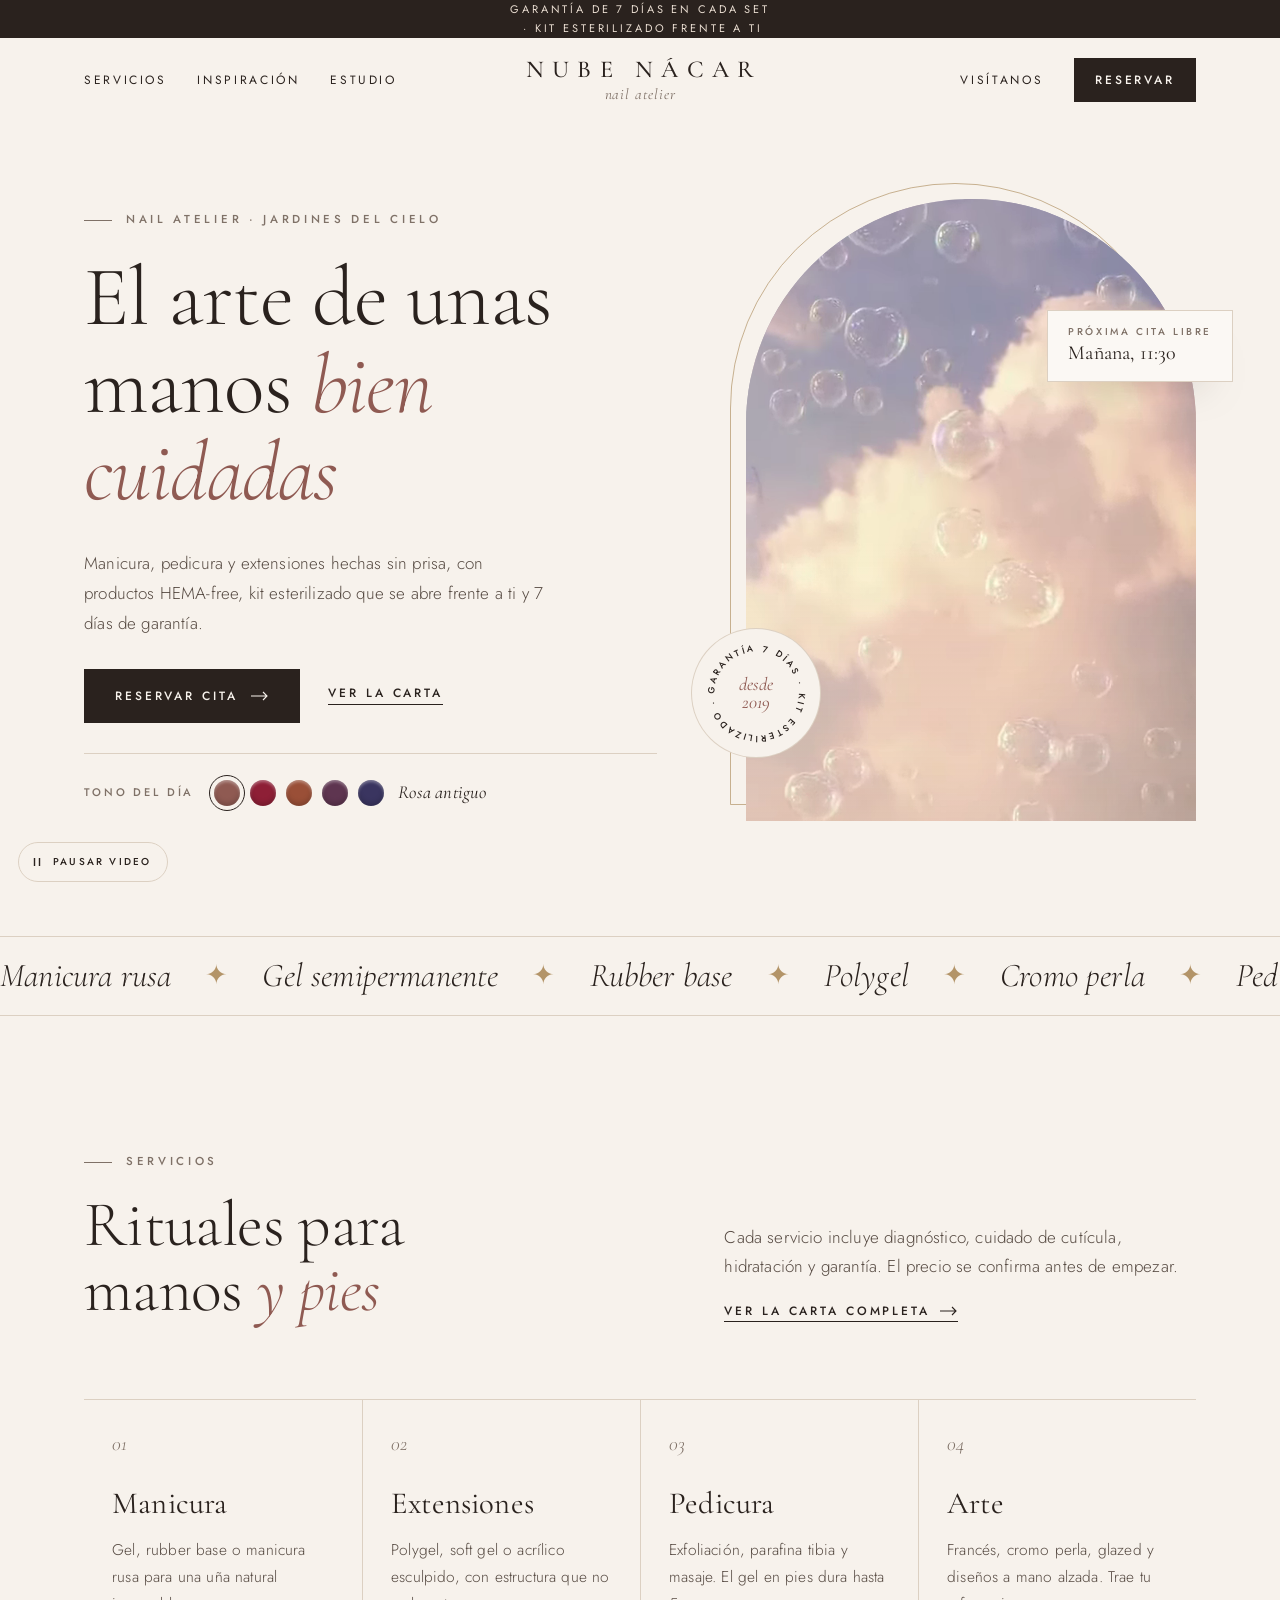
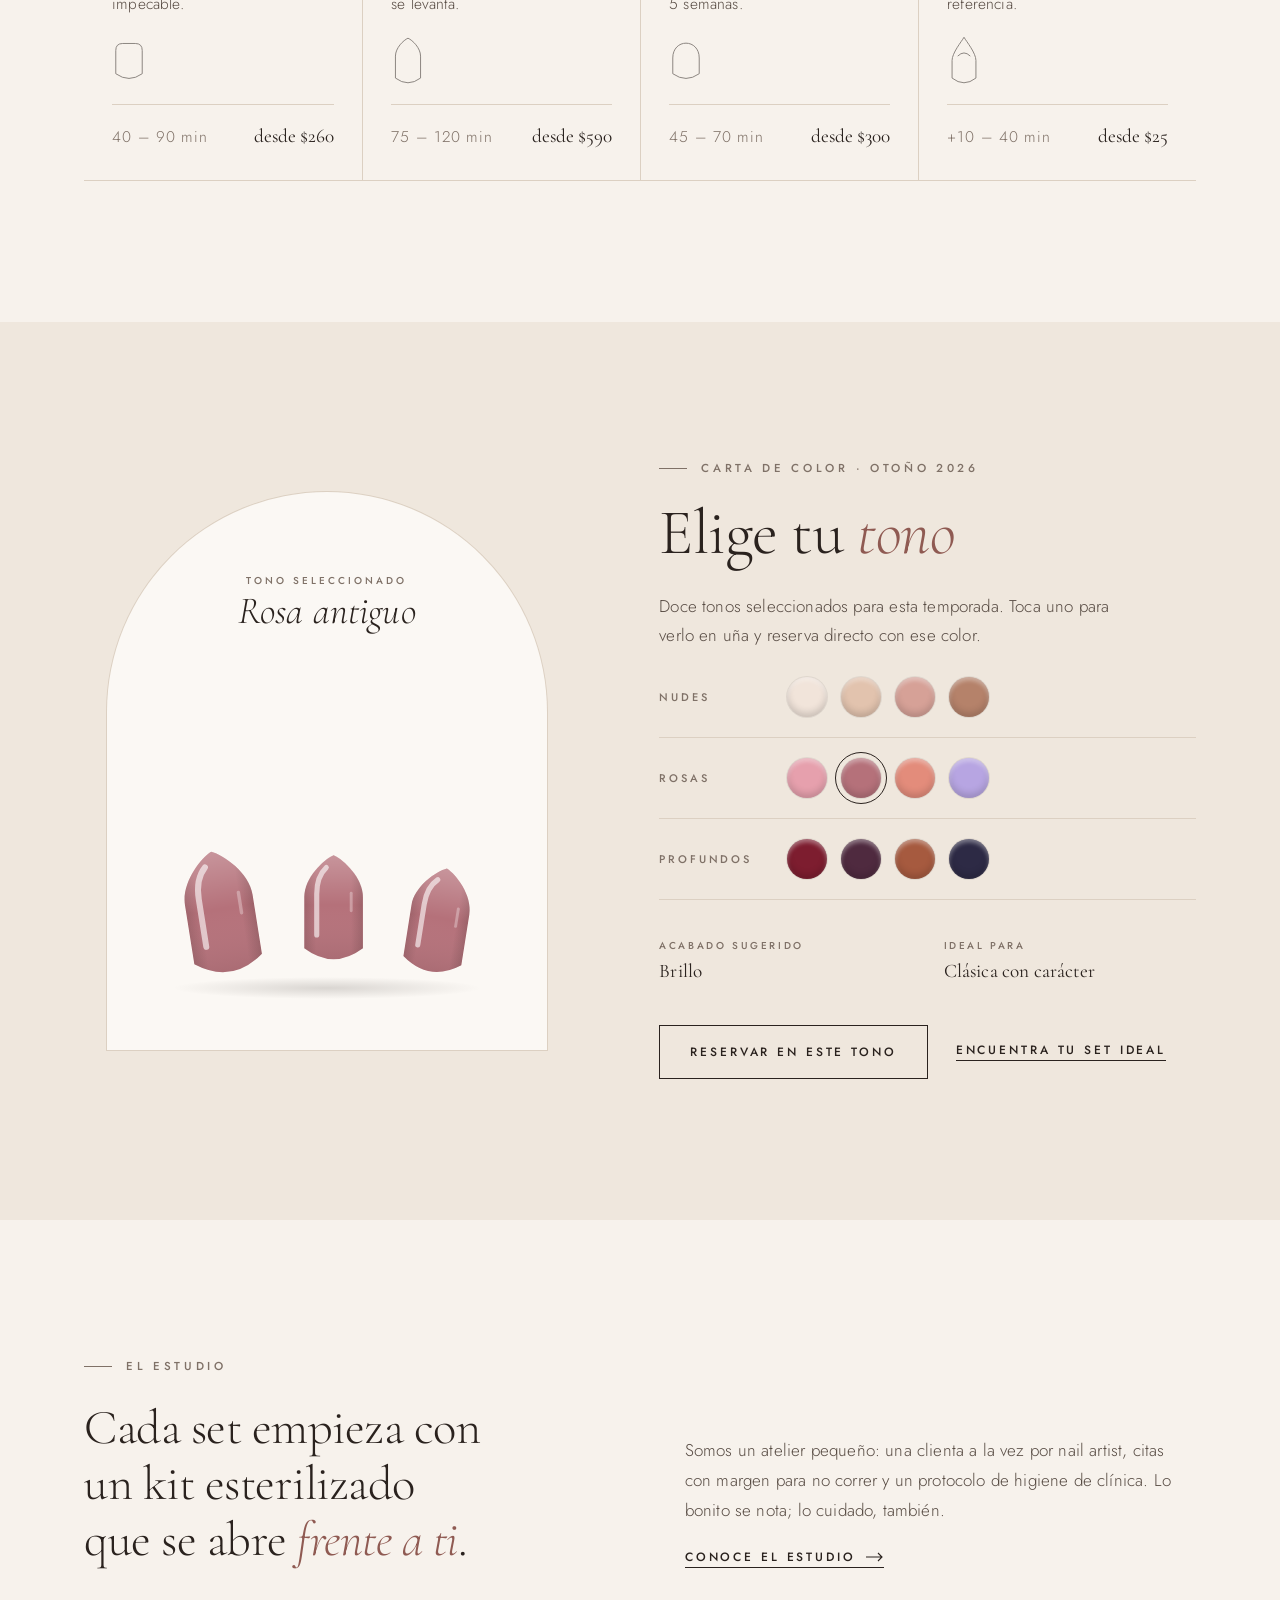
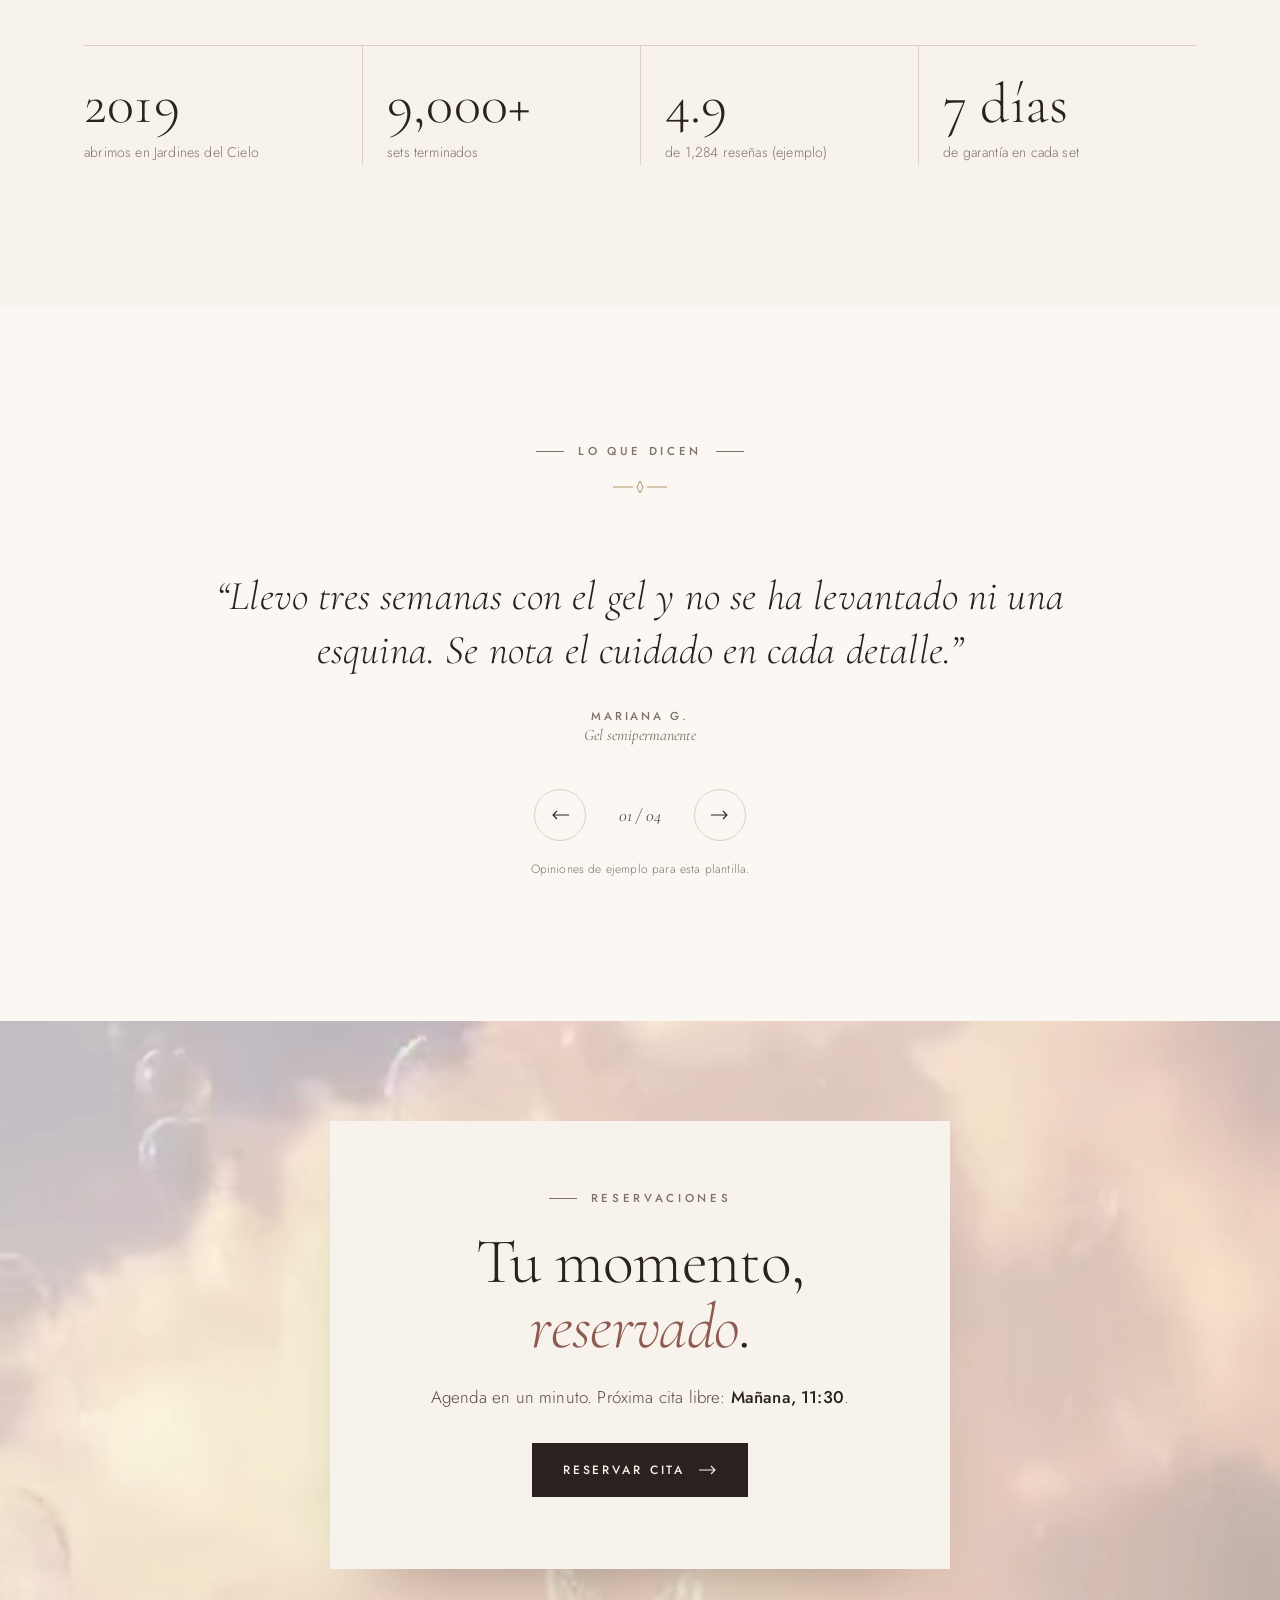
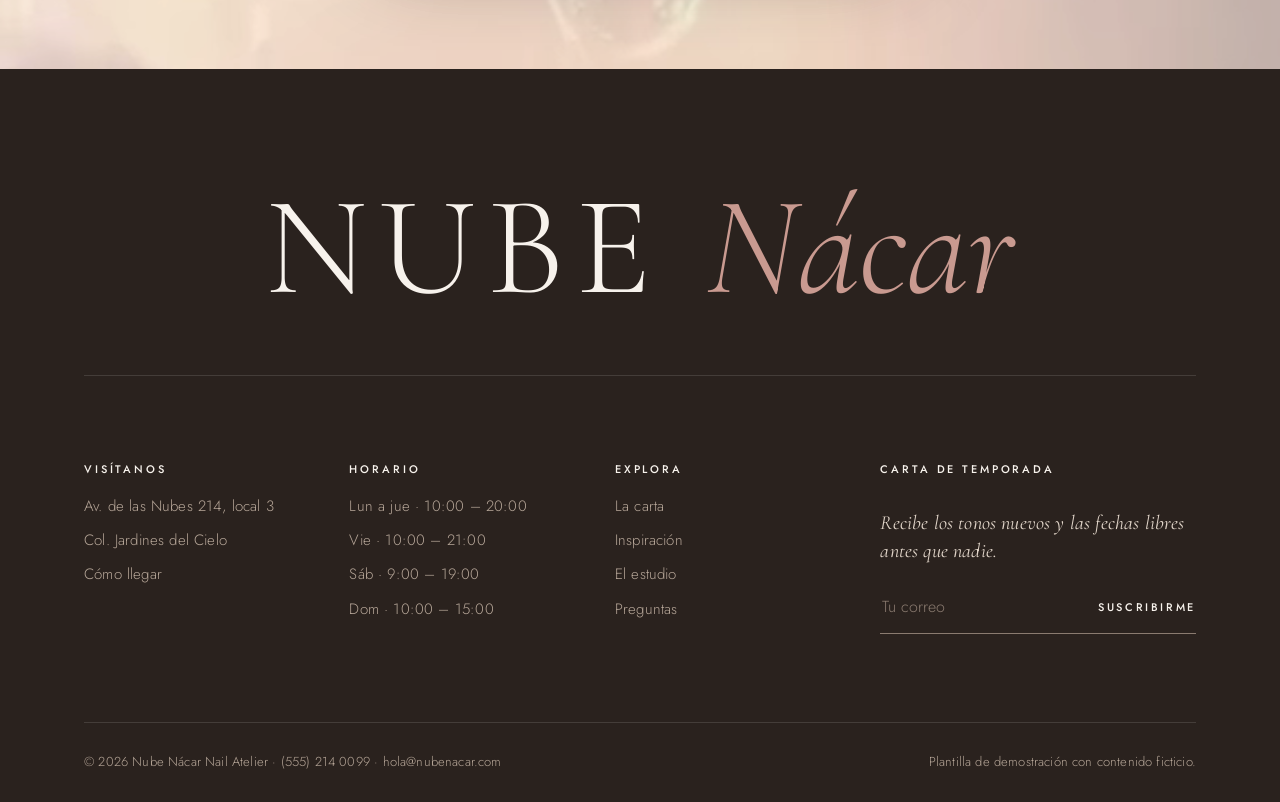
<file: index.html>
<!doctype html>
<html lang="es">
<head>
<meta charset="utf-8">
<meta name="viewport" content="width=device-width, initial-scale=1, viewport-fit=cover">
<title>Nube Nácar · Nail Atelier</title>
<meta name="description" content="Manicura, pedicura y extensiones en un atelier tranquilo. Kit esterilizado frente a ti y garantía de 7 días.">
<meta name="theme-color" content="#f7f2ec">
<link rel="icon" href="data:image/svg+xml,%3Csvg%20xmlns%3D%22http%3A%2F%2Fwww.w3.org%2F2000%2Fsvg%22%20viewBox%3D%220%200%2040%2048%22%3E%3Crect%20width%3D%2240%22%20height%3D%2248%22%20fill%3D%22%23f7f2ec%22%2F%3E%3Cpath%20d%3D%22M6%2046V20a14%2014%200%200%201%2028%200v26%22%20fill%3D%22none%22%20stroke%3D%22%232a221e%22%20stroke-width%3D%222.4%22%2F%3E%3Ccircle%20cx%3D%2220%22%20cy%3D%2215%22%20r%3D%224%22%20fill%3D%22%23c99a90%22%2F%3E%3C%2Fsvg%3E">
<link rel="preconnect" href="https://fonts.googleapis.com">
<link rel="preconnect" href="https://fonts.gstatic.com" crossorigin>
<link rel="stylesheet" href="https://fonts.googleapis.com/css2?family=Cormorant+Garamond:ital,wght@0,300;0,400;0,500;1,300;1,400&family=Jost:wght@300;400;500&display=swap">
<link rel="stylesheet" href="assets/css/estilos.css">
<script defer src="assets/js/datos.js"></script>
<script defer src="assets/js/comun.js"></script>
<script defer src="assets/js/anim.js"></script>
<script defer src="assets/js/carta.js"></script>
<script defer src="assets/js/inicio.js"></script>
</head>
<body class="page-index">
<a class="skip" href="#contenido">Saltar al contenido</a>
<div class="page-veil" aria-hidden="true"><span class="mark">Nube <em>Nácar</em></span></div>
<p class="bar">Garantía de 7 días en cada set<span class="bar-more">&nbsp;· Kit esterilizado frente a ti</span></p>
<header class="header" id="header">
  <div class="wrap header-in">
    <nav class="nav" aria-label="Principal">
      <a href="servicios.html">Servicios</a>
      <a href="inspiracion.html">Inspiración</a>
      <a href="estudio.html">Estudio</a>
    </nav>
    <a class="logo" href="index.html" aria-label="Nube Nácar Nail Atelier, inicio"><span class="logo-word">Nube Nácar</span><span class="logo-sub">nail atelier</span></a>
    <nav class="nav nav-r" aria-label="Reservas">
      <a href="reservar.html#visitanos">Visítanos</a>
      <a class="btn btn-solid btn-sm" href="reservar.html">Reservar</a>
    </nav>
    <button class="menu-btn" id="menu-btn" type="button" aria-expanded="false" aria-controls="overlay"><span class="txt">Menú</span><i aria-hidden="true"></i></button>
  </div>
</header>
<div class="overlay" id="overlay" inert>
  <nav aria-label="Menú"><ol>
    <li><a href="index.html" style="--i:0" aria-current="page"><span>01</span>Inicio</a></li>
    <li><a href="servicios.html" style="--i:1"><span>02</span>Servicios</a></li>
    <li><a href="inspiracion.html" style="--i:2"><span>03</span>Inspiración</a></li>
    <li><a href="estudio.html" style="--i:3"><span>04</span>Estudio</a></li>
    <li><a href="reservar.html" style="--i:4"><span>05</span>Reservar</a></li>
  </ol></nav>
  <div class="overlay-foot"><span class="eyebrow">Visítanos</span><p>Av. de las Nubes 214, local 3 · Jardines del Cielo</p><p>(555) 214 0099 · Lun a sáb 10:00 – 20:00</p></div>
</div>

<main id="contenido">
<section class="hero">
    <div class="wrap hero-grid">
      <div class="hero-copy">
        <p class="eyebrow fade-up">Nail atelier · Jardines del Cielo</p>
        <h1><span class="ln"><span style="--d:0">El arte de unas</span></span><span class="ln"><span style="--d:1">manos <em>bien</em></span></span><span class="ln"><span style="--d:2"><em>cuidadas</em></span></span></h1>
        <p class="lede fade-up" style="--d:2">Manicura, pedicura y extensiones hechas sin prisa, con productos HEMA-free, kit esterilizado que se abre frente a ti y 7 días de garantía.</p>
        <div class="cta-row fade-up" style="--d:3">
          <a class="btn btn-solid" href="reservar.html">Reservar cita <svg viewBox="0 0 18 10" aria-hidden="true"><path d="M0 5h16M12 1l4 4-4 4" fill="none" stroke="currentColor" stroke-width="1.1"/></svg></a>
          <a class="u-link" href="servicios.html">Ver la carta</a>
        </div>
        <div class="tone fade-up" style="--d:4">
          <span class="tone-label">Tono del día</span>
          <div class="tone-dots" role="group" aria-label="Elige el tono del día"></div>
          <span class="tone-name" data-tone-name>Rosa antiguo</span>
        </div>
      </div>
      <div class="hero-art fade-up" style="--d:2">
        <div class="arch-wrap">
          <span class="arch-line" aria-hidden="true"></span>
          <div class="arch" style="background-image:url(assets/img/cielo.jpg)">
        <video data-auto muted loop playsinline preload="metadata" poster="assets/img/cielo.jpg" disablepictureinpicture aria-hidden="true">
          <source src="assets/video/cielo.mp4" type="video/mp4">
          <source src="assets/video/cielo.webm" type="video/webm">
        </video>
          </div>
        </div>
        <a class="seal" href="estudio.html#higiene" aria-label="Garantía de 7 días y kit esterilizado">
          <svg class="ring" viewBox="0 0 100 100" aria-hidden="true"><defs><path id="seal-path" d="M50 50m-40 0a40 40 0 1 1 80 0a40 40 0 1 1-80 0"/></defs><text textLength="246" lengthAdjust="spacing"><textPath href="#seal-path" textLength="246" lengthAdjust="spacing">Garantía 7 días · Kit esterilizado ·</textPath></text></svg>
          <span class="seal-in" aria-hidden="true">desde<br>2019</span>
        </a>
        <p class="float-card"><small>Próxima cita libre</small><b data-next-slot>Mañana, 11:30</b></p>
      </div>
    </div>
  </section>

  <div class="ribbon" aria-hidden="true">
    <div class="ribbon-track">
      <span>Manicura rusa <i>✦</i> Gel semipermanente <i>✦</i> Rubber base <i>✦</i> Polygel <i>✦</i> Cromo perla <i>✦</i> Pedicura spa <i>✦</i> Francés <i>✦</i> Arte a mano <i>✦</i></span>
      <span>Manicura rusa <i>✦</i> Gel semipermanente <i>✦</i> Rubber base <i>✦</i> Polygel <i>✦</i> Cromo perla <i>✦</i> Pedicura spa <i>✦</i> Francés <i>✦</i> Arte a mano <i>✦</i></span>
    </div>
  </div>

  <section class="section" aria-labelledby="t-rituales">
    <div class="wrap">
      <div class="head-row">
        <p class="eyebrow">Servicios</p>
        <h2 id="t-rituales">Rituales para manos <em>y pies</em></h2>
        <div class="cta-row" style="display:grid;gap:22px;justify-items:start"><p>Cada servicio incluye diagnóstico, cuidado de cutícula, hidratación y garantía. El precio se confirma antes de empezar.</p><a class="u-link" href="servicios.html">Ver la carta completa <svg viewBox="0 0 18 10" aria-hidden="true"><path d="M0 5h16M12 1l4 4-4 4" fill="none" stroke="currentColor" stroke-width="1.1"/></svg></a></div>
      </div>
      <div class="rituals">
        <a class="ritual reveal" href="servicios.html?carta=manos#carta">
          <span class="ritual-num">01</span><h3>Manicura</h3><p>Gel, rubber base o manicura rusa para una uña natural impecable.</p>
          <svg class="ritual-icon" viewBox="-4 -4 108 140" aria-hidden="true"><path d="M8 100L8 26Q8 4 30 4L70 4Q92 4 92 26L92 100Q50 130 8 100Z" fill="none" stroke="currentColor" stroke-width="3"/></svg>
          <p class="ritual-meta"><span>40 – 90 min</span><b>desde $260</b></p>
        </a>
        <a class="ritual reveal" href="servicios.html?carta=extensiones#carta">
          <span class="ritual-num">02</span><h3>Extensiones</h3><p>Polygel, soft gel o acrílico esculpido, con estructura que no se levanta.</p>
          <svg class="ritual-icon" viewBox="-4 -4 108 172" aria-hidden="true"><path d="M10 130L10 60C10 34 36 9 50 3C64 9 90 34 90 60L90 130Q50 160 10 130Z" fill="none" stroke="currentColor" stroke-width="3"/></svg>
          <p class="ritual-meta"><span>75 – 120 min</span><b>desde $590</b></p>
        </a>
        <a class="ritual reveal" href="servicios.html?carta=pies#carta">
          <span class="ritual-num">03</span><h3>Pedicura</h3><p>Exfoliación, parafina tibia y masaje. El gel en pies dura hasta 5 semanas.</p>
          <svg class="ritual-icon" viewBox="-4 -4 108 140" aria-hidden="true"><path d="M8 100L8 50C8 20 28 3 50 3C72 3 92 20 92 50L92 100Q50 130 8 100Z" fill="none" stroke="currentColor" stroke-width="3"/></svg>
          <p class="ritual-meta"><span>45 – 70 min</span><b>desde $300</b></p>
        </a>
        <a class="ritual reveal" href="servicios.html?carta=arte#carta">
          <span class="ritual-num">04</span><h3>Arte</h3><p>Francés, cromo perla, glazed y diseños a mano alzada. Trae tu referencia.</p>
          <svg class="ritual-icon" viewBox="-4 -4 108 172" aria-hidden="true"><path d="M12 130L12 74C12 50 42 14 50 0C58 14 88 50 88 74L88 130Q50 160 12 130Z" fill="none" stroke="currentColor" stroke-width="3"/><path d="M30 60Q50 40 70 60" fill="none" stroke="currentColor" stroke-width="3"/></svg>
          <p class="ritual-meta"><span>+10 – 40 min</span><b>desde $25</b></p>
        </a>
      </div>
    </div>
  </section>

  <section class="section bg-sand" id="carta" aria-labelledby="t-carta">
    <div class="wrap carta">
      <div class="carta-visual">
        <div class="carta-stage"><p class="carta-caption"><small>Tono seleccionado</small><b id="tone-name">Rosa antiguo</b></p></div>
      </div>
      <div class="carta-copy">
        <p class="eyebrow">Carta de color · Otoño 2026</p>
        <h2 id="t-carta">Elige tu <em>tono</em></h2>
        <p class="lede">Doce tonos seleccionados para esta temporada. Toca uno para verlo en uña y reserva directo con ese color.</p>
        <div class="swatch-groups" id="swatches"></div>
        <dl class="carta-detail"><div><dt>Acabado sugerido</dt><dd id="tone-finish">Brillo</dd></div><div><dt>Ideal para</dt><dd id="tone-mood">Clásica con carácter</dd></div></dl>
        <div class="cta-row"><a class="btn btn-line" id="tone-book" href="reservar.html">Reservar en este tono</a><a class="u-link" href="inspiracion.html#test">Encuentra tu set ideal</a></div>
      </div>
    </div>
  </section>

  <section class="section" aria-labelledby="t-estudio">
    <div class="wrap">
      <div class="split">
        <div style="display:grid;gap:28px"><p class="eyebrow">El estudio</p><h2 class="statement" id="t-estudio">Cada set empieza con un kit esterilizado que se abre <em>frente a ti</em>.</h2></div>
        <div style="display:grid;gap:24px;justify-items:start"><p>Somos un atelier pequeño: una clienta a la vez por nail artist, citas con margen para no correr y un protocolo de higiene de clínica. Lo bonito se nota; lo cuidado, también.</p><a class="u-link" href="estudio.html">Conoce el estudio <svg viewBox="0 0 18 10" aria-hidden="true"><path d="M0 5h16M12 1l4 4-4 4" fill="none" stroke="currentColor" stroke-width="1.1"/></svg></a></div>
      </div>
      <div class="figures">
        <div class="figure reveal"><b>2019</b><span>abrimos en Jardines del Cielo</span></div>
        <div class="figure reveal"><b>9,000+</b><span>sets terminados</span></div>
        <div class="figure reveal"><b>4.9</b><span>de 1,284 reseñas (ejemplo)</span></div>
        <div class="figure reveal"><b>7 días</b><span>de garantía en cada set</span></div>
      </div>
    </div>
  </section>

  <section class="section bg-paper" aria-labelledby="t-opiniones">
    <div class="wrap">
      <div class="head-center">
        <p class="eyebrow" id="t-opiniones">Lo que dicen</p>
        <svg class="ornament" viewBox="0 0 54 14" aria-hidden="true"><path d="M0 7h20M34 7h20" stroke="currentColor"/><path d="M27 1l3 6-3 6-3-6z" fill="none" stroke="currentColor"/></svg>
      </div>
      <div class="quotes">
        <figure class="quote" id="quote" aria-live="polite"></figure>
        <div class="quotes-nav">
          <button type="button" id="quote-prev" aria-label="Opinión anterior"><svg viewBox="0 0 18 10" aria-hidden="true"><path d="M18 5H2M6 1 2 5l4 4" fill="none" stroke="currentColor" stroke-width="1.1"/></svg></button>
          <span class="quotes-count" id="quote-count">01 / 04</span>
          <button type="button" id="quote-next" aria-label="Opinión siguiente"><svg viewBox="0 0 18 10" aria-hidden="true"><path d="M0 5h16M12 1l4 4-4 4" fill="none" stroke="currentColor" stroke-width="1.1"/></svg></button>
        </div>
        <p class="quotes-note">Opiniones de ejemplo para esta plantilla.</p>
      </div>
    </div>
  </section>

  <section class="band" aria-labelledby="t-band">
    <video data-auto muted loop playsinline preload="metadata" poster="assets/img/cielo.jpg" disablepictureinpicture aria-hidden="true">
          <source src="assets/video/cielo.mp4" type="video/mp4">
          <source src="assets/video/cielo.webm" type="video/webm">
        </video>
    <div class="band-card reveal">
      <p class="eyebrow">Reservaciones</p>
      <h2 id="t-band">Tu momento, <em>reservado</em>.</h2>
      <p>Agenda en un minuto. Próxima cita libre: <b data-next-slot>Mañana, 11:30</b>.</p>
      <a class="btn btn-solid" href="reservar.html">Reservar cita <svg viewBox="0 0 18 10" aria-hidden="true"><path d="M0 5h16M12 1l4 4-4 4" fill="none" stroke="currentColor" stroke-width="1.1"/></svg></a>
    </div>
  </section>
</main>

<footer class="footer">
  <div class="wrap">
    <p class="footer-word" aria-hidden="true">Nube <em>Nácar</em></p>
    <div class="footer-grid">
      <div><h4>Visítanos</h4><ul><li>Av. de las Nubes 214, local 3</li><li>Col. Jardines del Cielo</li><li><a href="reservar.html#visitanos">Cómo llegar</a></li></ul></div>
      <div><h4>Horario</h4><ul><li>Lun a jue · 10:00 – 20:00</li><li>Vie · 10:00 – 21:00</li><li>Sáb · 9:00 – 19:00</li><li>Dom · 10:00 – 15:00</li></ul></div>
      <div><h4>Explora</h4><ul><li><a href="servicios.html">La carta</a></li><li><a href="inspiracion.html">Inspiración</a></li><li><a href="estudio.html">El estudio</a></li><li><a href="reservar.html#preguntas">Preguntas</a></li></ul></div>
      <div class="news">
        <h4>Carta de temporada</h4>
        <p>Recibe los tonos nuevos y las fechas libres antes que nadie.</p>
        <form data-news novalidate><input id="news-mail" type="email" placeholder="Tu correo" autocomplete="email" required aria-label="Tu correo"><button type="submit">Suscribirme</button></form>
        <p class="ok" hidden>Gracias. (Demostración: no se guardó ningún dato.)</p>
      </div>
    </div>
    <div class="footer-bottom"><span>© <span data-year>2026</span> Nube Nácar Nail Atelier · (555) 214 0099 · hola@nubenacar.com</span><span>Plantilla de demostración con contenido ficticio.</span></div>
  </div>
</footer>

<button class="motion-btn" id="motion-btn" type="button" aria-pressed="true">
  <svg class="pause" viewBox="0 0 12 12" aria-hidden="true"><path d="M3.5 2v8M8.5 2v8" stroke="currentColor" stroke-width="1.4"/></svg><svg class="play" viewBox="0 0 12 12" aria-hidden="true"><path d="M3 1.8 10 6 3 10.2Z" fill="currentColor"/></svg>
  <span class="txt">Pausar video</span>
</button>
<a class="btn btn-solid book-fab" id="book-fab" href="reservar.html">Reservar</a>
<div class="toast" id="toast" role="status"></div>
</body>
</html>
</file>
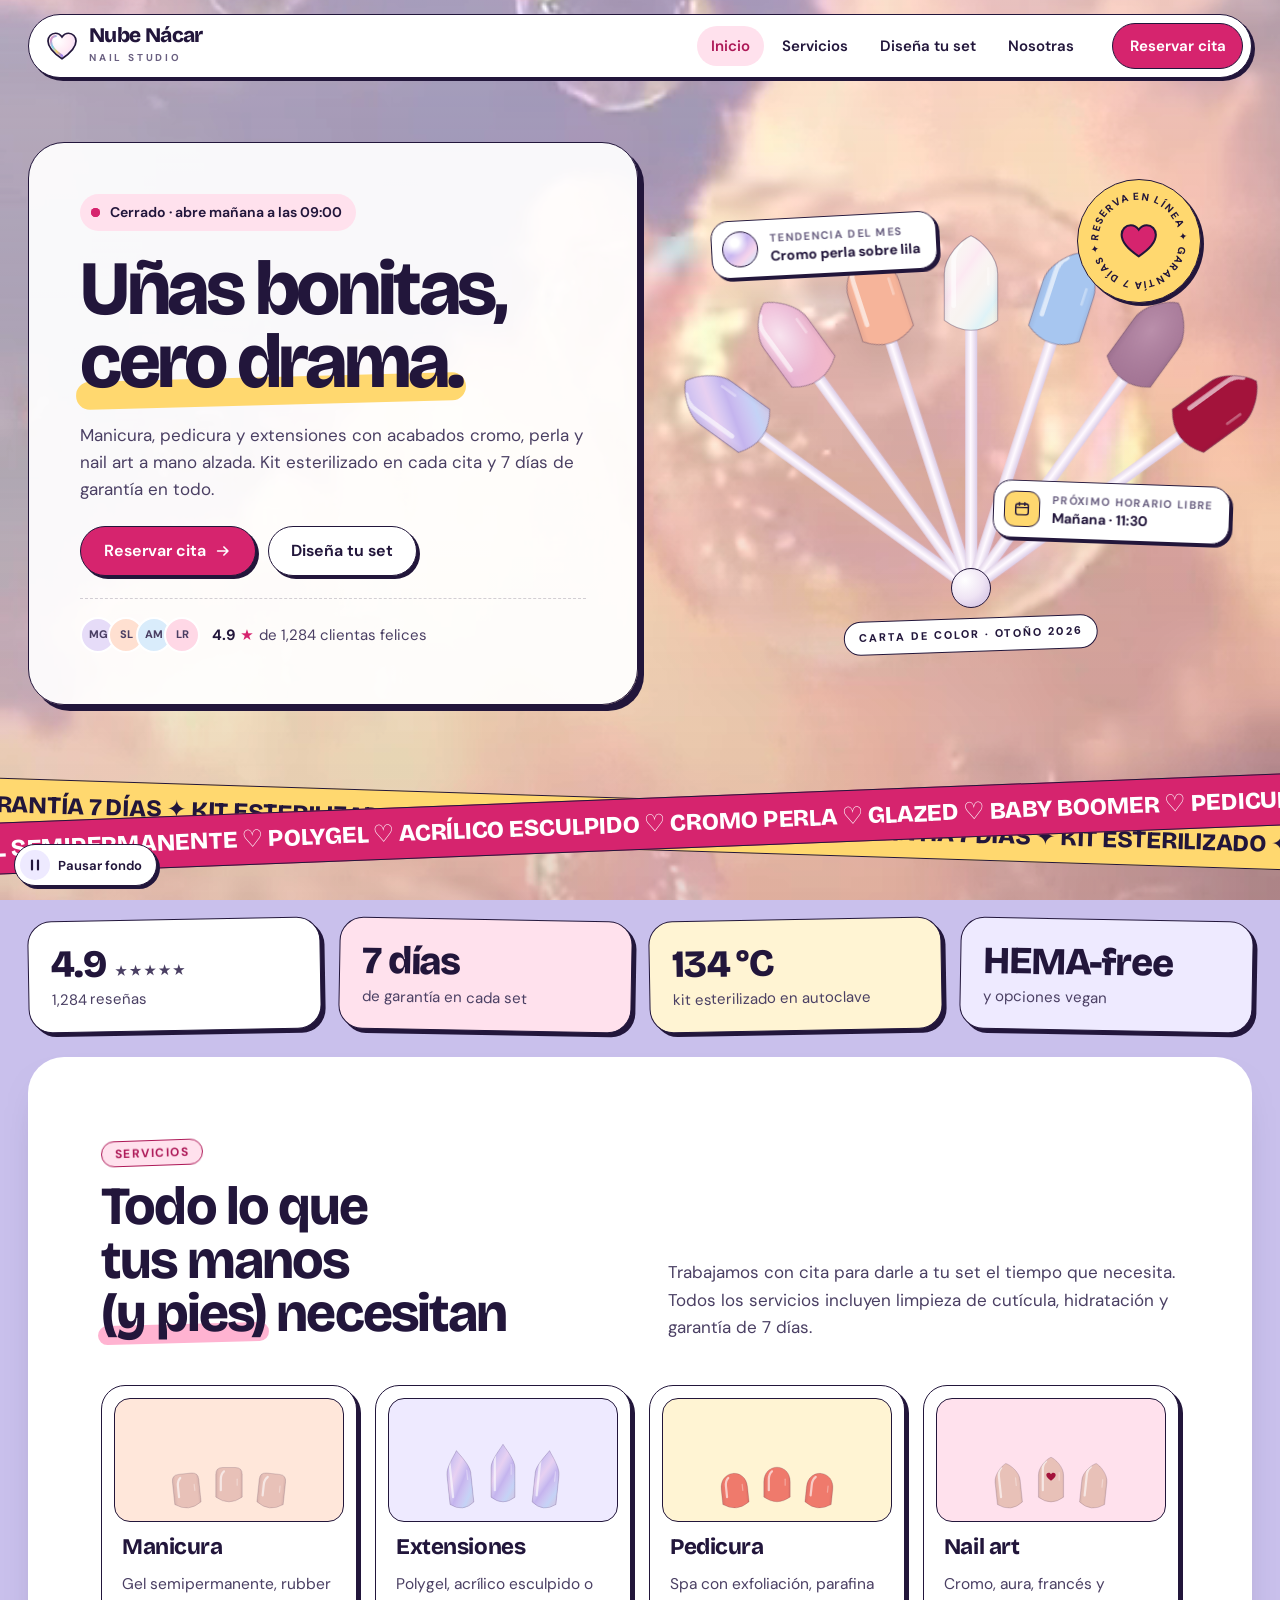
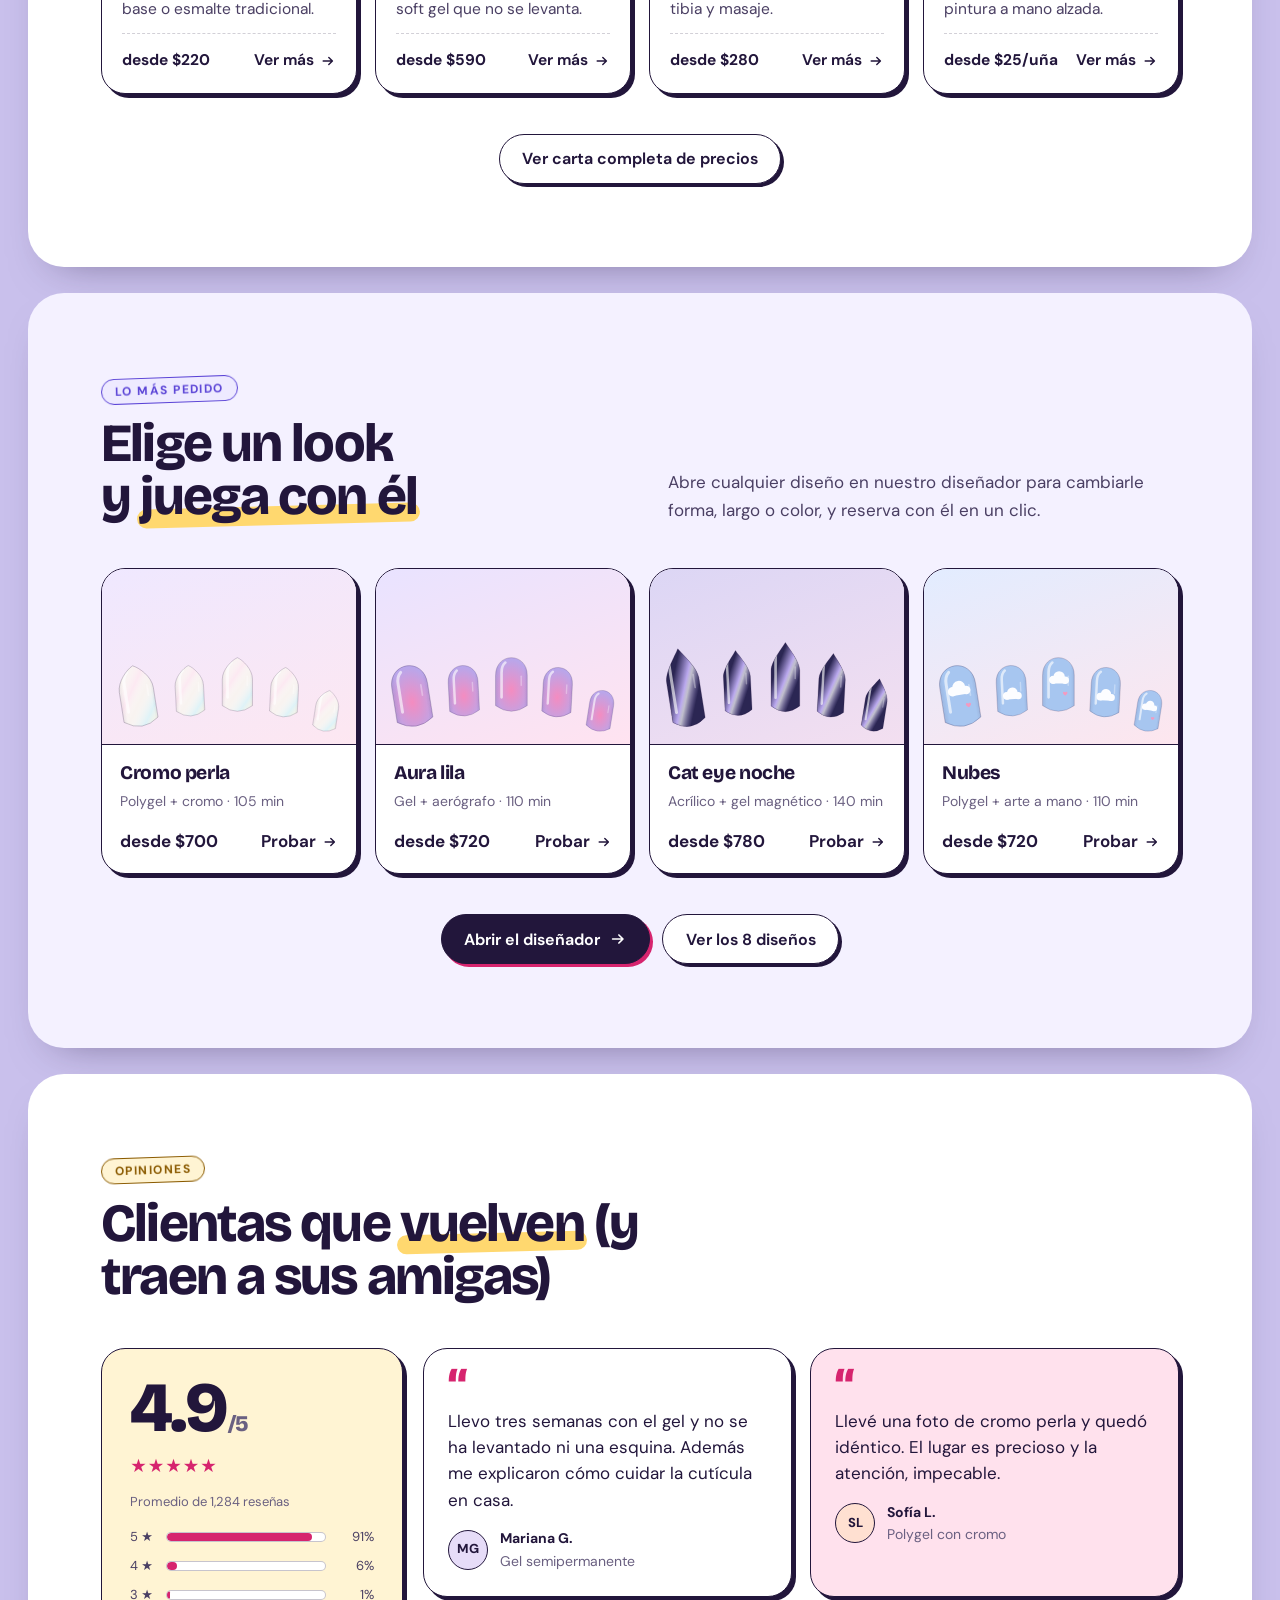
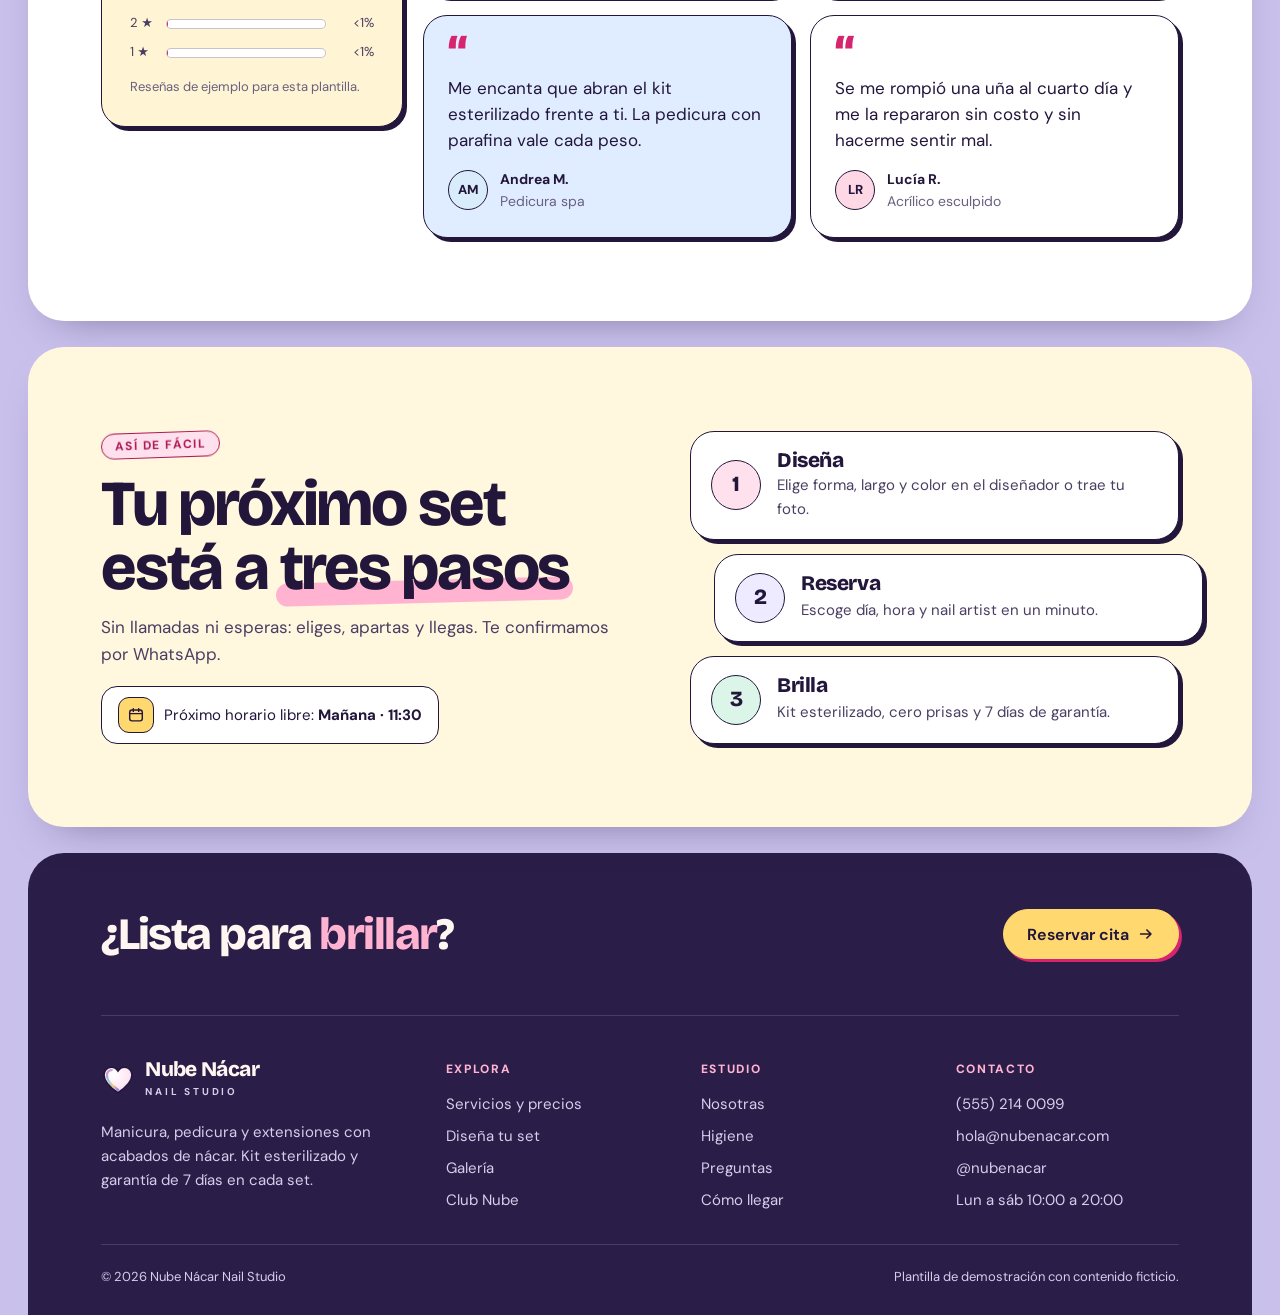
<file: version-anterior/v3/index.html>
<!doctype html>
<html lang="es">
<head>
<meta charset="utf-8">
<meta name="viewport" content="width=device-width, initial-scale=1, viewport-fit=cover">
<title>Nube Nácar Nail Studio · Uñas bonitas, cero drama</title>
<meta name="description" content="Manicura, pedicura, extensiones y nail art con kit esterilizado y garantía de 7 días. Reserva en línea.">
<meta name="theme-color" content="#c9c0ec">
<link rel="icon" href="data:image/svg+xml,%3Csvg%20xmlns%3D%22http%3A%2F%2Fwww.w3.org%2F2000%2Fsvg%22%20viewBox%3D%220%200%2040%2040%22%3E%3Cpath%20d%3D%22M20%2035C8%2027%203.5%2021%203.5%2014.2%203.5%209%207.4%205%2012.3%205c3.3%200%205.9%201.8%207.7%204.4C21.8%206.8%2024.4%205%2027.7%205c4.9%200%208.8%204%208.8%209.2C36.5%2021%2032%2027%2020%2035Z%22%20fill%3D%22%23ffd6e7%22%20stroke%3D%22%23d6246e%22%20stroke-width%3D%222.6%22%2F%3E%3C%2Fsvg%3E">
<link rel="preconnect" href="https://fonts.googleapis.com">
<link rel="preconnect" href="https://fonts.gstatic.com" crossorigin>
<link rel="stylesheet" href="https://fonts.googleapis.com/css2?family=Bricolage+Grotesque:opsz,wght@12..96,400..800&family=DM+Sans:ital,opsz,wght@0,9..40,400..700;1,9..40,400..700&display=swap">
<link rel="stylesheet" href="assets/css/styles.css">
<script defer src="assets/js/data.js"></script>
<script defer src="assets/js/nails.js"></script>
<script defer src="assets/js/main.js"></script>
<script defer src="assets/js/inicio.js"></script>
</head>
<body class="page-index">
<a class="skip" href="#contenido">Saltar al contenido</a>

<!-- Fondo: tu video en loop, fijo detrás de todo el sitio -->
<div class="bg" aria-hidden="true">
  <video id="bg-video" muted loop playsinline preload="auto" poster="assets/img/fondo.jpg" disablepictureinpicture>
    <source src="assets/video/fondo.mp4" type="video/mp4">
    <source src="assets/video/fondo.webm" type="video/webm">
  </video>
</div>

<header class="topbar" id="topbar">
  <div class="topbar-in">
    <a class="brand" href="index.html" aria-label="Nube Nácar Nail Studio, inicio">
      <svg viewBox="0 0 40 40" aria-hidden="true"><defs><linearGradient id="bti" x1="0" y1="0" x2="1" y2="1"><stop offset="0" stop-color="#f07fbd"/><stop offset=".35" stop-color="#7fd3ef"/><stop offset=".65" stop-color="#f2cf6a"/><stop offset="1" stop-color="#9b7cf2"/></linearGradient><radialGradient id="btf" cx=".35" cy=".3" r=".8"><stop offset="0" stop-color="#fff"/><stop offset=".6" stop-color="#ffe9f4"/><stop offset="1" stop-color="#e6d6ff"/></radialGradient></defs><path d="M20 35C8 27 3.5 21 3.5 14.2 3.5 9 7.4 5 12.3 5c3.3 0 5.9 1.8 7.7 4.4C21.8 6.8 24.4 5 27.7 5c4.9 0 8.8 4 8.8 9.2C36.5 21 32 27 20 35Z" fill="url(#btf)" stroke="#22163b" stroke-width="2"/><path d="M20 31.5C10.5 25 7 20.2 7 14.6 7 11 9.6 8.4 12.6 8.4" fill="none" stroke="url(#bti)" stroke-width="2.6" stroke-linecap="round"/><path d="M11 13c.8-1.6 2-2.4 3.6-2.4" fill="none" stroke="#fff" stroke-width="2.2" stroke-linecap="round"/></svg>
      <span><span class="brand-name">Nube Nácar</span><span class="brand-sub">Nail Studio</span></span>
    </a>
    <nav class="nav" id="nav" aria-label="Principal">
      <a href="index.html" aria-current="page">Inicio</a>
      <a href="servicios.html">Servicios</a>
      <a href="disena.html">Diseña tu set</a>
      <a href="nosotras.html">Nosotras</a>
      <a class="btn btn-pink" href="reservar.html">Reservar cita</a>
    </nav>
    <a class="btn btn-pink btn-sm" href="reservar.html">Reservar cita</a>
    <button class="menu-btn" id="menu-btn" type="button" aria-expanded="false" aria-controls="nav" aria-label="Abrir menú">
      <svg viewBox="0 0 20 20" aria-hidden="true"><path d="M3 6h14M3 10h14M3 14h9" stroke="currentColor" stroke-width="1.8" stroke-linecap="round" fill="none"/></svg>
    </button>
  </div>
</header>

<main id="contenido">
<section class="hero" id="inicio" data-sky>
    <div class="hero-grid">
      <div class="hero-card">
        <p class="status" id="status"><span class="dot" aria-hidden="true"></span><span class="status-text">Lun a sáb · 10:00 a 20:00</span></p>
        <h1 class="hero-title"><span class="ln">Uñas bonitas,</span> <span class="ln"><span class="hl">cero drama.</span></span></h1>
        <p class="lede">Manicura, pedicura y extensiones con acabados cromo, perla y nail art a mano alzada. Kit esterilizado en cada cita y 7 días de garantía en todo.</p>
        <div class="cta-row">
          <a class="btn btn-pink" href="reservar.html">Reservar cita <svg viewBox="0 0 20 20" aria-hidden="true"><path d="M4 10h11M11 5.5 15.5 10 11 14.5" fill="none" stroke="currentColor" stroke-width="1.8" stroke-linecap="round" stroke-linejoin="round"/></svg></a>
          <a class="btn btn-white" href="disena.html">Diseña tu set</a>
        </div>
        <div class="proof">
          <span class="faces" aria-hidden="true"><span style="--c:#e6dcf8">MG</span><span style="--c:#ffe0d1">SL</span><span style="--c:#d9ecfb">AM</span><span style="--c:#ffd8e6">LR</span></span>
          <p><b>4.9 <span class="stars">★</span></b> de 1,284 clientas felices</p>
        </div>
      </div>

      <div class="hero-art" role="img" aria-label="Carta de colores en abanico con siete puntas de uña en distintos acabados">
        <div class="fan" id="fan"></div>
        <div class="fan-pivot"></div>
        <div class="fan-tag">Carta de color · Otoño 2026</div>
        <div class="chip-card cc-1">
          <span class="cc-swatch" aria-hidden="true"></span>
          <span><small>Tendencia del mes</small><strong>Cromo perla sobre lila</strong></span>
        </div>
        <div class="chip-card cc-2">
          <span class="cc-icon" aria-hidden="true"><svg viewBox="0 0 20 20"><rect x="3" y="4.5" width="14" height="12" rx="2.5" fill="none" stroke="currentColor" stroke-width="1.6"/><path d="M3 8.5h14M7 3v3M13 3v3" stroke="currentColor" stroke-width="1.6" stroke-linecap="round"/></svg></span>
          <span><small>Próximo horario libre</small><strong data-next-slot>Mañana · 10:00</strong></span>
        </div>
        <a class="spin-badge" href="reservar.html" aria-label="Reserva en línea las 24 horas">
          <svg class="ring" viewBox="0 0 100 100" aria-hidden="true"><defs><path id="ringPath" d="M50 50m-38 0a38 38 0 1 1 76 0a38 38 0 1 1-76 0"/></defs><text textLength="236" lengthAdjust="spacing"><textPath href="#ringPath" textLength="236" lengthAdjust="spacing">Reserva en línea ✦ Garantía 7 días ✦</textPath></text></svg>
          <svg class="core" viewBox="0 0 40 40" aria-hidden="true"><path d="M20 35C8 27 3.5 21 3.5 14.2 3.5 9 7.4 5 12.3 5c3.3 0 5.9 1.8 7.7 4.4C21.8 6.8 24.4 5 27.7 5c4.9 0 8.8 4 8.8 9.2C36.5 21 32 27 20 35Z" fill="#d6246e" stroke="#22163b" stroke-width="2"/></svg>
        </a>
      </div>
    </div>
  </section>

  <div class="tapes" aria-hidden="true">
    <div class="tape tape-b"><div class="tape-track">
      <span>Garantía 7 días ✦ Kit esterilizado ✦ HEMA-free ✦ Opciones vegan ✦ Garantía 7 días ✦ Kit esterilizado ✦ HEMA-free ✦ Opciones vegan ✦</span>
      <span>Garantía 7 días ✦ Kit esterilizado ✦ HEMA-free ✦ Opciones vegan ✦ Garantía 7 días ✦ Kit esterilizado ✦ HEMA-free ✦ Opciones vegan ✦</span>
    </div></div>
    <div class="tape tape-a"><div class="tape-track" id="tape-a">
      <span>Gel semipermanente ♡ Polygel ♡ Acrílico esculpido ♡ Cromo perla ♡ Glazed ♡ Baby boomer ♡ Pedicura spa ♡ Nail art ♡</span>
      <span>Gel semipermanente ♡ Polygel ♡ Acrílico esculpido ♡ Cromo perla ♡ Glazed ♡ Baby boomer ♡ Pedicura spa ♡ Nail art ♡</span>
    </div></div>
  </div>

  <section class="stats" aria-label="Nube Nácar en números">
    <div class="stat card" style="--c:#fff"><b>4.9 <span class="stars" aria-hidden="true">★★★★★</span></b><span>1,284 reseñas</span></div>
    <div class="stat card" style="--c:var(--pink-soft)"><b>7 días</b><span>de garantía en cada set</span></div>
    <div class="stat card" style="--c:var(--butter-soft)"><b>134 °C</b><span>kit esterilizado en autoclave</span></div>
    <div class="stat card" style="--c:var(--lilac-soft)"><b>HEMA-free</b><span>y opciones vegan</span></div>
  </section>

  <section class="panel" id="servicios" aria-labelledby="t-servicios">
    <div class="wrap">
      <div class="sec-head split">
        <p class="eyebrow">Servicios</p>
        <h2 id="t-servicios">Todo lo que tus manos <span class="hl pink">(y pies)</span> necesitan</h2>
        <p class="sec-lede">Trabajamos con cita para darle a tu set el tiempo que necesita. Todos los servicios incluyen limpieza de cutícula, hidratación y garantía de 7 días.</p>
      </div>
      <div class="svc-grid">
        <a class="svc card lift rise" href="servicios.html#manicura">
          <div class="svc-art" data-art="manicura" style="--art:var(--peach-soft)"></div>
          <h3>Manicura</h3><p>Gel semipermanente, rubber base o esmalte tradicional.</p>
          <p class="svc-meta"><strong>desde $220</strong><span class="link-arrow">Ver más <svg viewBox="0 0 20 20" aria-hidden="true"><path d="M4 10h11M11 5.5 15.5 10 11 14.5" fill="none" stroke="currentColor" stroke-width="1.8" stroke-linecap="round" stroke-linejoin="round"/></svg></span></p>
        </a>
        <a class="svc card lift rise" href="servicios.html#extensiones">
          <div class="svc-art" data-art="extensiones" style="--art:var(--lilac-soft)"></div>
          <h3>Extensiones</h3><p>Polygel, acrílico esculpido o soft gel que no se levanta.</p>
          <p class="svc-meta"><strong>desde $590</strong><span class="link-arrow">Ver más <svg viewBox="0 0 20 20" aria-hidden="true"><path d="M4 10h11M11 5.5 15.5 10 11 14.5" fill="none" stroke="currentColor" stroke-width="1.8" stroke-linecap="round" stroke-linejoin="round"/></svg></span></p>
        </a>
        <a class="svc card lift rise" href="servicios.html#pedicura">
          <div class="svc-art" data-art="pedicura" style="--art:var(--butter-soft)"></div>
          <h3>Pedicura</h3><p>Spa con exfoliación, parafina tibia y masaje.</p>
          <p class="svc-meta"><strong>desde $280</strong><span class="link-arrow">Ver más <svg viewBox="0 0 20 20" aria-hidden="true"><path d="M4 10h11M11 5.5 15.5 10 11 14.5" fill="none" stroke="currentColor" stroke-width="1.8" stroke-linecap="round" stroke-linejoin="round"/></svg></span></p>
        </a>
        <a class="svc card lift rise" href="servicios.html#arte">
          <div class="svc-art" data-art="arte" style="--art:var(--pink-soft)"></div>
          <h3>Nail art</h3><p>Cromo, aura, francés y pintura a mano alzada.</p>
          <p class="svc-meta"><strong>desde $25/uña</strong><span class="link-arrow">Ver más <svg viewBox="0 0 20 20" aria-hidden="true"><path d="M4 10h11M11 5.5 15.5 10 11 14.5" fill="none" stroke="currentColor" stroke-width="1.8" stroke-linecap="round" stroke-linejoin="round"/></svg></span></p>
        </a>
      </div>
      <div class="sec-foot"><a class="btn btn-white" href="servicios.html">Ver carta completa de precios</a></div>
    </div>
  </section>

  <section class="panel lilac" aria-labelledby="t-looks">
    <div class="wrap">
      <div class="sec-head split">
        <p class="eyebrow lilac">Lo más pedido</p>
        <h2 id="t-looks">Elige un look y <span class="hl">juega con él</span></h2>
        <p class="sec-lede">Abre cualquier diseño en nuestro diseñador para cambiarle forma, largo o color, y reserva con él en un clic.</p>
      </div>
      <div class="looks" id="looks-teaser"></div>
      <div class="sec-foot"><a class="btn btn-ink" href="disena.html">Abrir el diseñador <svg viewBox="0 0 20 20" aria-hidden="true"><path d="M4 10h11M11 5.5 15.5 10 11 14.5" fill="none" stroke="currentColor" stroke-width="1.8" stroke-linecap="round" stroke-linejoin="round"/></svg></a><a class="btn btn-white" href="disena.html#galeria">Ver los 8 diseños</a></div>
    </div>
  </section>

  <section class="panel" aria-labelledby="t-opiniones">
    <div class="wrap">
      <div class="sec-head">
        <p class="eyebrow butter">Opiniones</p>
        <h2 id="t-opiniones">Clientas que <span class="hl">vuelven</span> (y traen a sus amigas)</h2>
      </div>
      <div class="reviews">
        <div class="rating card rise">
          <p class="rating-big">4.9<small> / 5</small></p>
          <p class="stars" aria-label="4.9 de 5 estrellas">★★★★★</p>
          <p class="note">Promedio de 1,284 reseñas</p>
          <div class="bars" id="bars"></div>
          <p class="note">Reseñas de ejemplo para esta plantilla.</p>
        </div>
        <div class="quotes">
          <figure class="quote card rise"><blockquote>Llevo tres semanas con el gel y no se ha levantado ni una esquina. Además me explicaron cómo cuidar la cutícula en casa.</blockquote><figcaption><span class="mini-av" style="--c:#e6dcf8">MG</span><span><b>Mariana G.</b>Gel semipermanente</span></figcaption></figure>
          <figure class="quote card rise" style="--c:var(--pink-soft)"><blockquote>Llevé una foto de cromo perla y quedó idéntico. El lugar es precioso y la atención, impecable.</blockquote><figcaption><span class="mini-av" style="--c:#ffe0d1">SL</span><span><b>Sofía L.</b>Polygel con cromo</span></figcaption></figure>
          <figure class="quote card rise" style="--c:var(--sky-soft)"><blockquote>Me encanta que abran el kit esterilizado frente a ti. La pedicura con parafina vale cada peso.</blockquote><figcaption><span class="mini-av" style="--c:#d9ecfb">AM</span><span><b>Andrea M.</b>Pedicura spa</span></figcaption></figure>
          <figure class="quote card rise"><blockquote>Se me rompió una uña al cuarto día y me la repararon sin costo y sin hacerme sentir mal.</blockquote><figcaption><span class="mini-av" style="--c:#ffd8e6">LR</span><span><b>Lucía R.</b>Acrílico esculpido</span></figcaption></figure>
        </div>
      </div>
    </div>
  </section>

  <section class="panel butter" aria-labelledby="t-cta">
    <div class="wrap cta-grid">
      <div>
        <p class="eyebrow">Así de fácil</p>
        <h2 id="t-cta">Tu próximo set está a <span class="hl pink">tres pasos</span></h2>
        <p class="lede">Sin llamadas ni esperas: eliges, apartas y llegas. Te confirmamos por WhatsApp.</p>
        <p class="cta-slot"><span class="cc-icon" aria-hidden="true"><svg viewBox="0 0 20 20"><rect x="3" y="4.5" width="14" height="12" rx="2.5" fill="none" stroke="currentColor" stroke-width="1.6"/><path d="M3 8.5h14M7 3v3M13 3v3" stroke="currentColor" stroke-width="1.6" stroke-linecap="round"/></svg></span><span>Próximo horario libre: <b data-next-slot>Mañana · 10:00</b></span></p>
      </div>
      <ol class="mini-steps">
        <li class="card rise"><span class="step-num" style="--c:var(--pink-soft)">1</span><b>Diseña</b><p>Elige forma, largo y color en el diseñador o trae tu foto.</p></li>
        <li class="card rise"><span class="step-num" style="--c:var(--lilac-soft)">2</span><b>Reserva</b><p>Escoge día, hora y nail artist en un minuto.</p></li>
        <li class="card rise"><span class="step-num" style="--c:var(--mint-soft)">3</span><b>Brilla</b><p>Kit esterilizado, cero prisas y 7 días de garantía.</p></li>
      </ol>
    </div>
  </section>
</main>

<footer class="footer">
  <div class="wrap">
    <div class="footer-cta">
      <p>¿Lista para <span class="pinky">brillar</span>?</p>
      <a class="btn" href="reservar.html">Reservar cita <svg viewBox="0 0 20 20" aria-hidden="true"><path d="M4 10h11M11 5.5 15.5 10 11 14.5" fill="none" stroke="currentColor" stroke-width="1.8" stroke-linecap="round" stroke-linejoin="round"/></svg></a>
    </div>
    <div class="footer-in">
      <div>
        <a class="brand" href="index.html"><svg viewBox="0 0 40 40" aria-hidden="true"><defs><linearGradient id="bfi" x1="0" y1="0" x2="1" y2="1"><stop offset="0" stop-color="#f07fbd"/><stop offset=".35" stop-color="#7fd3ef"/><stop offset=".65" stop-color="#f2cf6a"/><stop offset="1" stop-color="#9b7cf2"/></linearGradient><radialGradient id="bff" cx=".35" cy=".3" r=".8"><stop offset="0" stop-color="#fff"/><stop offset=".6" stop-color="#ffe9f4"/><stop offset="1" stop-color="#e6d6ff"/></radialGradient></defs><path d="M20 35C8 27 3.5 21 3.5 14.2 3.5 9 7.4 5 12.3 5c3.3 0 5.9 1.8 7.7 4.4C21.8 6.8 24.4 5 27.7 5c4.9 0 8.8 4 8.8 9.2C36.5 21 32 27 20 35Z" fill="url(#bff)" stroke="#22163b" stroke-width="2"/><path d="M20 31.5C10.5 25 7 20.2 7 14.6 7 11 9.6 8.4 12.6 8.4" fill="none" stroke="url(#bfi)" stroke-width="2.6" stroke-linecap="round"/><path d="M11 13c.8-1.6 2-2.4 3.6-2.4" fill="none" stroke="#fff" stroke-width="2.2" stroke-linecap="round"/></svg><span><span class="brand-name">Nube Nácar</span><span class="brand-sub">Nail Studio</span></span></a>
        <p style="margin-top:14px;max-width:36ch">Manicura, pedicura y extensiones con acabados de nácar. Kit esterilizado y garantía de 7 días en cada set.</p>
      </div>
      <div><h4>Explora</h4><ul><li><a href="servicios.html">Servicios y precios</a></li><li><a href="disena.html">Diseña tu set</a></li><li><a href="disena.html#galeria">Galería</a></li><li><a href="servicios.html#club">Club Nube</a></li></ul></div>
      <div><h4>Estudio</h4><ul><li><a href="nosotras.html">Nosotras</a></li><li><a href="nosotras.html#higiene">Higiene</a></li><li><a href="reservar.html#preguntas">Preguntas</a></li><li><a href="reservar.html#contacto">Cómo llegar</a></li></ul></div>
      <div><h4>Contacto</h4><ul><li>(555) 214 0099</li><li>hola@nubenacar.com</li><li>@nubenacar</li><li>Lun a sáb 10:00 a 20:00</li></ul></div>
      <div class="footer-bottom"><span>© <span data-year>2026</span> Nube Nácar Nail Studio</span><span>Plantilla de demostración con contenido ficticio.</span></div>
    </div>
  </div>
</footer>

<button class="bg-toggle" id="bg-toggle" type="button" aria-pressed="true">
  <span class="ic" aria-hidden="true"><svg class="pause" viewBox="0 0 14 14"><path d="M4 2.5v9M10 2.5v9" stroke="currentColor" stroke-width="2.2" stroke-linecap="round"/></svg><svg class="play" viewBox="0 0 14 14"><path d="M4 2.2 11.5 7 4 11.8Z" fill="currentColor"/></svg></span>
  <span class="txt">Pausar fondo</span>
</button>
<a class="btn btn-pink fab" id="fab" href="reservar.html">Reservar cita</a>
<div class="toast" id="toast" role="status"></div>
</body>
</html>
</file>
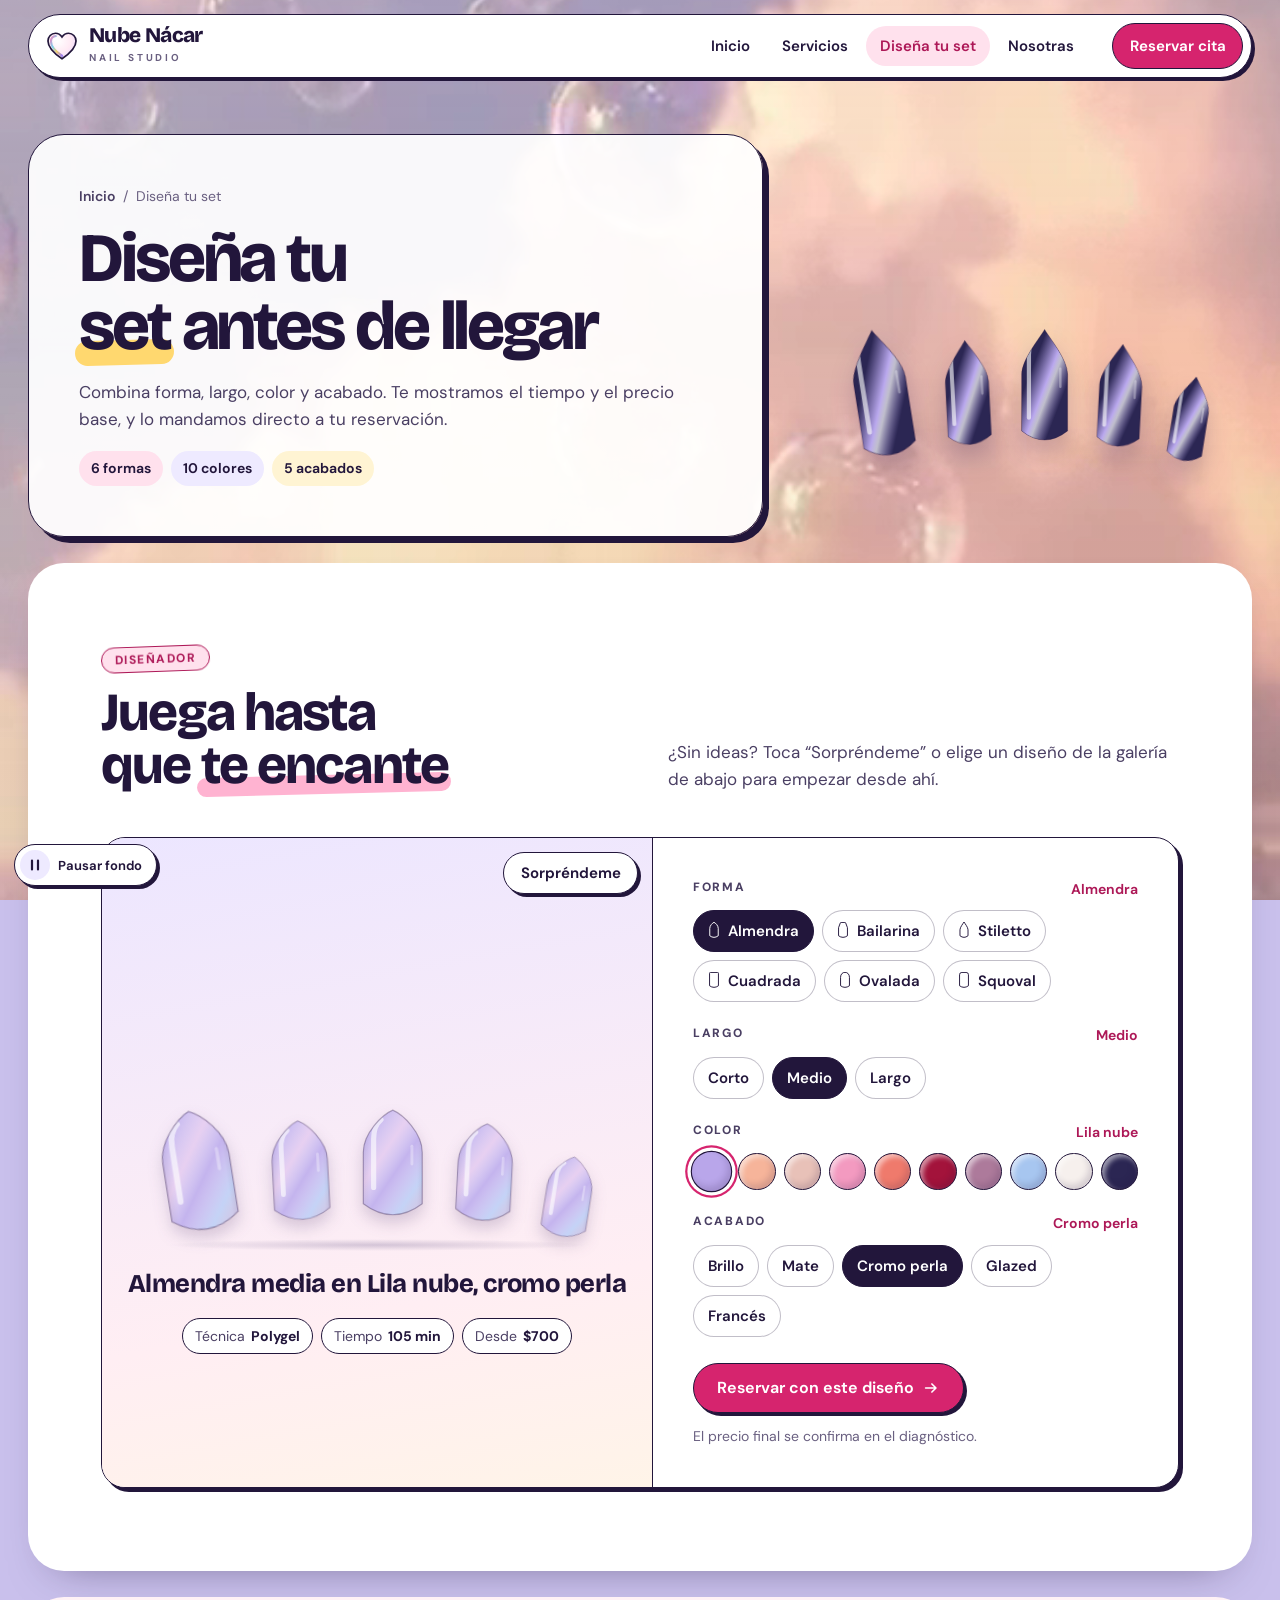
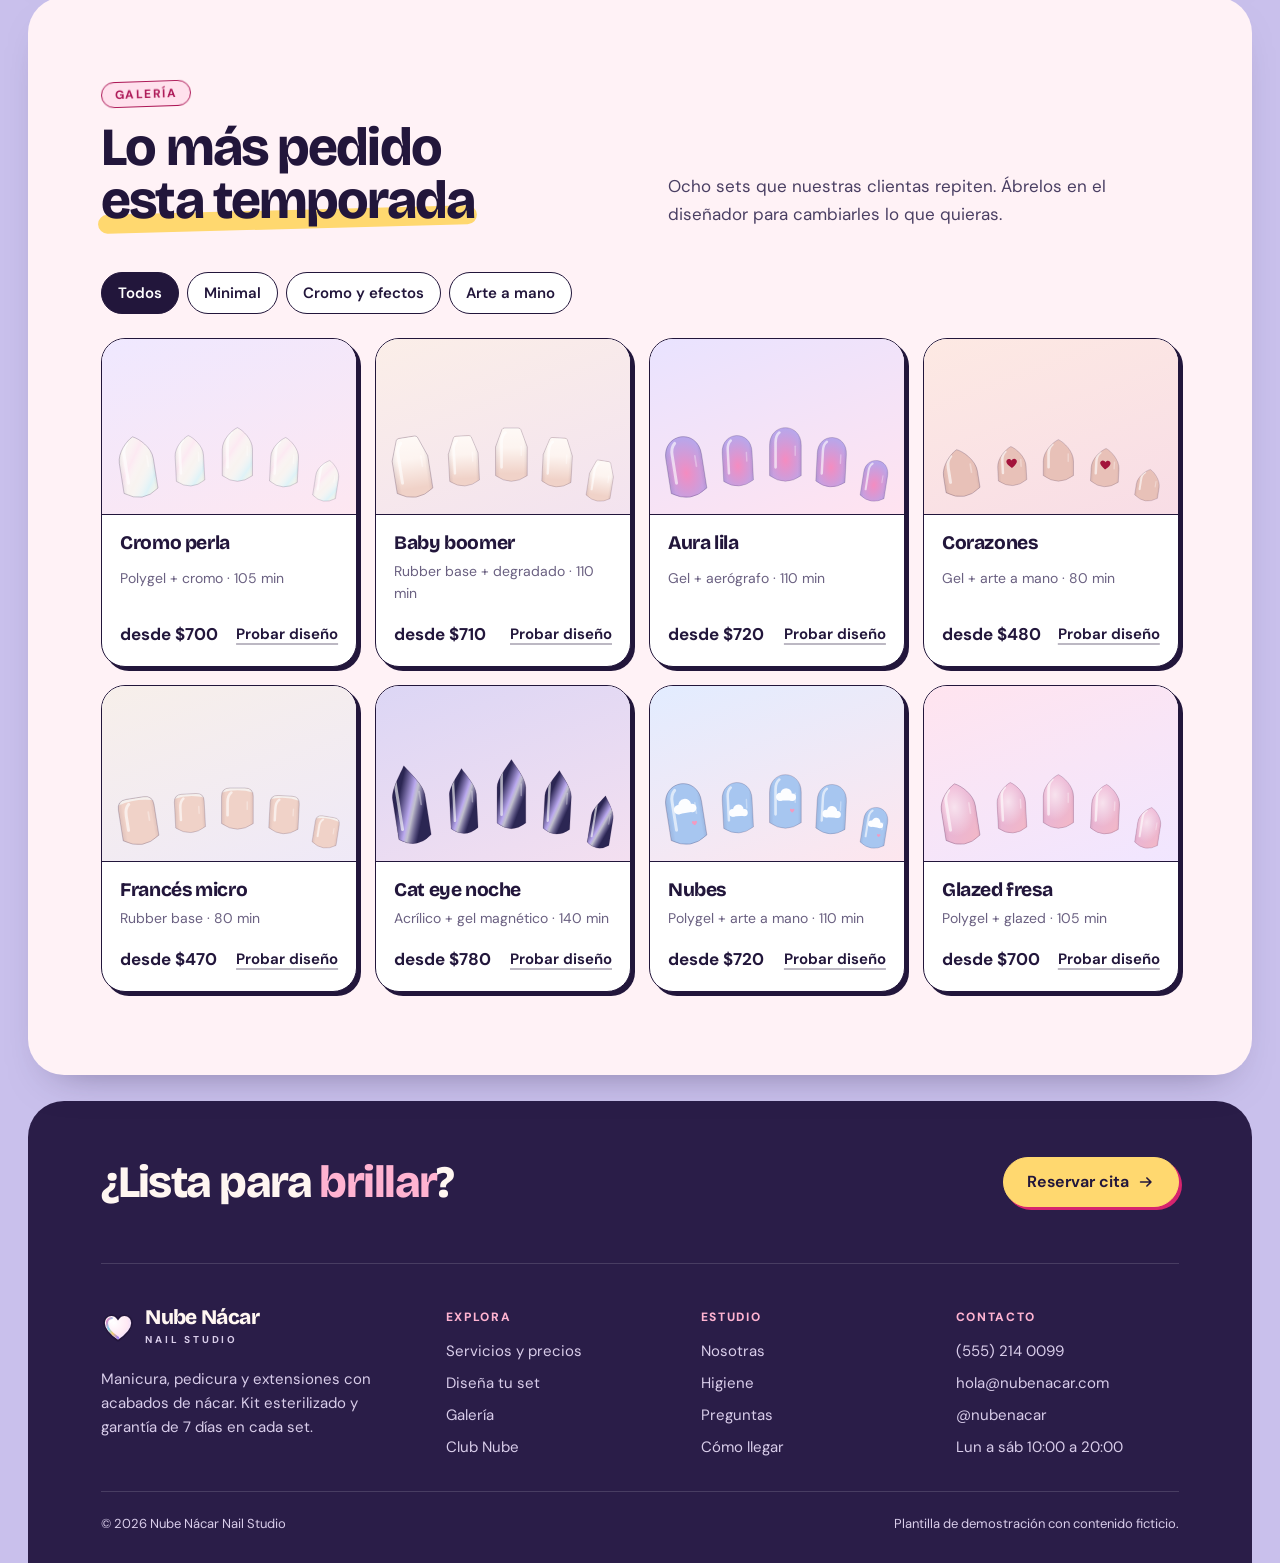
<file: disena.html>
<!doctype html>
<html lang="es">
<head>
<meta charset="utf-8">
<meta name="viewport" content="width=device-width, initial-scale=1, viewport-fit=cover">
<title>Diseña tu set · Nube Nácar Nail Studio</title>
<meta name="description" content="Prueba forma, largo, color y acabado de tus uñas y reserva con tu diseño.">
<meta name="theme-color" content="#c9c0ec">
<link rel="icon" href="data:image/svg+xml,%3Csvg%20xmlns%3D%22http%3A%2F%2Fwww.w3.org%2F2000%2Fsvg%22%20viewBox%3D%220%200%2040%2040%22%3E%3Cpath%20d%3D%22M20%2035C8%2027%203.5%2021%203.5%2014.2%203.5%209%207.4%205%2012.3%205c3.3%200%205.9%201.8%207.7%204.4C21.8%206.8%2024.4%205%2027.7%205c4.9%200%208.8%204%208.8%209.2C36.5%2021%2032%2027%2020%2035Z%22%20fill%3D%22%23ffd6e7%22%20stroke%3D%22%23d6246e%22%20stroke-width%3D%222.6%22%2F%3E%3C%2Fsvg%3E">
<link rel="preconnect" href="https://fonts.googleapis.com">
<link rel="preconnect" href="https://fonts.gstatic.com" crossorigin>
<link rel="stylesheet" href="https://fonts.googleapis.com/css2?family=Bricolage+Grotesque:opsz,wght@12..96,400..800&family=DM+Sans:ital,opsz,wght@0,9..40,400..700;1,9..40,400..700&display=swap">
<link rel="stylesheet" href="assets/css/styles.css">
<script defer src="assets/js/data.js"></script>
<script defer src="assets/js/nails.js"></script>
<script defer src="assets/js/main.js"></script>
<script defer src="assets/js/disena.js"></script>
</head>
<body class="page-disena">
<a class="skip" href="#contenido">Saltar al contenido</a>

<!-- Fondo: tu video en loop, fijo detrás de todo el sitio -->
<div class="bg" aria-hidden="true">
  <video id="bg-video" muted loop playsinline preload="auto" poster="assets/img/fondo.jpg" disablepictureinpicture>
    <source src="assets/video/fondo.mp4" type="video/mp4">
    <source src="assets/video/fondo.webm" type="video/webm">
  </video>
</div>

<header class="topbar" id="topbar">
  <div class="topbar-in">
    <a class="brand" href="index.html" aria-label="Nube Nácar Nail Studio, inicio">
      <svg viewBox="0 0 40 40" aria-hidden="true"><defs><linearGradient id="bti" x1="0" y1="0" x2="1" y2="1"><stop offset="0" stop-color="#f07fbd"/><stop offset=".35" stop-color="#7fd3ef"/><stop offset=".65" stop-color="#f2cf6a"/><stop offset="1" stop-color="#9b7cf2"/></linearGradient><radialGradient id="btf" cx=".35" cy=".3" r=".8"><stop offset="0" stop-color="#fff"/><stop offset=".6" stop-color="#ffe9f4"/><stop offset="1" stop-color="#e6d6ff"/></radialGradient></defs><path d="M20 35C8 27 3.5 21 3.5 14.2 3.5 9 7.4 5 12.3 5c3.3 0 5.9 1.8 7.7 4.4C21.8 6.8 24.4 5 27.7 5c4.9 0 8.8 4 8.8 9.2C36.5 21 32 27 20 35Z" fill="url(#btf)" stroke="#22163b" stroke-width="2"/><path d="M20 31.5C10.5 25 7 20.2 7 14.6 7 11 9.6 8.4 12.6 8.4" fill="none" stroke="url(#bti)" stroke-width="2.6" stroke-linecap="round"/><path d="M11 13c.8-1.6 2-2.4 3.6-2.4" fill="none" stroke="#fff" stroke-width="2.2" stroke-linecap="round"/></svg>
      <span><span class="brand-name">Nube Nácar</span><span class="brand-sub">Nail Studio</span></span>
    </a>
    <nav class="nav" id="nav" aria-label="Principal">
      <a href="index.html">Inicio</a>
      <a href="servicios.html">Servicios</a>
      <a href="disena.html" aria-current="page">Diseña tu set</a>
      <a href="nosotras.html">Nosotras</a>
      <a class="btn btn-pink" href="reservar.html">Reservar cita</a>
    </nav>
    <a class="btn btn-pink btn-sm" href="reservar.html">Reservar cita</a>
    <button class="menu-btn" id="menu-btn" type="button" aria-expanded="false" aria-controls="nav" aria-label="Abrir menú">
      <svg viewBox="0 0 20 20" aria-hidden="true"><path d="M3 6h14M3 10h14M3 14h9" stroke="currentColor" stroke-width="1.8" stroke-linecap="round" fill="none"/></svg>
    </button>
  </div>
</header>

<main id="contenido">
<section class="page-hero" data-sky>
    <div class="page-hero-grid">
      <div class="page-hero-card">
        <nav class="crumbs" aria-label="Ruta"><a href="index.html">Inicio</a><span aria-hidden="true">/</span><span aria-current="page">Diseña tu set</span></nav>
        <h1>Diseña tu <span class="hl">set</span> antes de llegar</h1>
        <p class="lede">Combina forma, largo, color y acabado. Te mostramos el tiempo y el precio base, y lo mandamos directo a tu reservación.</p>
        <div class="facts"><span class="fact" style="--c:var(--pink-soft)">6 formas</span><span class="fact" style="--c:var(--lilac-soft)">10 colores</span><span class="fact" style="--c:var(--butter-soft)">5 acabados</span></div>
      </div>
      <div class="page-hero-art float-set" data-nails="stiletto larga noche brillo cateye #c9b6ff" aria-hidden="true"></div>
    </div>
  </section>

  <section class="panel" id="disenador" aria-labelledby="t-disenador">
    <div class="wrap">
      <div class="sec-head split">
        <p class="eyebrow">Diseñador</p>
        <h2 id="t-disenador">Juega hasta que <span class="hl pink">te encante</span></h2>
        <p class="sec-lede">¿Sin ideas? Toca “Sorpréndeme” o elige un diseño de la galería de abajo para empezar desde ahí.</p>
      </div>
      <div class="studio card">
        <div class="studio-preview">
          <button class="btn btn-white btn-sm random-btn" type="button" id="random">Sorpréndeme</button>
          <div class="board" id="board" aria-hidden="true"></div>
          <div class="board-shelf" aria-hidden="true"></div>
          <p class="studio-caption" id="studio-caption" aria-live="polite">Almendra media en Lila nube, cromo perla</p>
          <div class="studio-est">
            <span class="pill">Técnica <strong id="est-tech">Polygel</strong></span>
            <span class="pill">Tiempo <strong id="est-time">105 min</strong></span>
            <span class="pill">Desde <strong id="est-price">$700</strong></span>
          </div>
        </div>
        <form class="studio-controls" id="studio" onsubmit="return false">
          <fieldset class="ctl"><legend>Forma <output id="out-shape">Almendra</output></legend><div class="chips" id="shape-chips"></div></fieldset>
          <fieldset class="ctl"><legend>Largo <output id="out-length">Medio</output></legend><div class="chips" id="length-chips"></div></fieldset>
          <fieldset class="ctl"><legend>Color <output id="out-color">Lila nube</output></legend><div class="swatches" id="swatches"></div></fieldset>
          <fieldset class="ctl"><legend>Acabado <output id="out-finish">Cromo perla</output></legend><div class="chips" id="finish-chips"></div></fieldset>
          <div class="studio-actions">
            <button class="btn btn-pink" type="button" id="use-design">Reservar con este diseño <svg viewBox="0 0 20 20" aria-hidden="true"><path d="M4 10h11M11 5.5 15.5 10 11 14.5" fill="none" stroke="currentColor" stroke-width="1.8" stroke-linecap="round" stroke-linejoin="round"/></svg></button>
            <p>El precio final se confirma en el diagnóstico.</p>
          </div>
        </form>
      </div>
    </div>
  </section>

  <section class="panel blush" id="galeria" aria-labelledby="t-galeria">
    <div class="wrap">
      <div class="sec-head split">
        <p class="eyebrow">Galería</p>
        <h2 id="t-galeria">Lo más pedido <span class="hl">esta temporada</span></h2>
        <p class="sec-lede">Ocho sets que nuestras clientas repiten. Ábrelos en el diseñador para cambiarles lo que quieras.</p>
      </div>
      <div class="filters" role="group" aria-label="Filtrar diseños" id="filters">
        <button type="button" data-filter="todos" aria-pressed="true">Todos</button>
        <button type="button" data-filter="minimal" aria-pressed="false">Minimal</button>
        <button type="button" data-filter="efectos" aria-pressed="false">Cromo y efectos</button>
        <button type="button" data-filter="arte" aria-pressed="false">Arte a mano</button>
      </div>
      <div class="looks" id="looks"></div>
    </div>
  </section>
</main>

<footer class="footer">
  <div class="wrap">
    <div class="footer-cta">
      <p>¿Lista para <span class="pinky">brillar</span>?</p>
      <a class="btn" href="reservar.html">Reservar cita <svg viewBox="0 0 20 20" aria-hidden="true"><path d="M4 10h11M11 5.5 15.5 10 11 14.5" fill="none" stroke="currentColor" stroke-width="1.8" stroke-linecap="round" stroke-linejoin="round"/></svg></a>
    </div>
    <div class="footer-in">
      <div>
        <a class="brand" href="index.html"><svg viewBox="0 0 40 40" aria-hidden="true"><defs><linearGradient id="bfi" x1="0" y1="0" x2="1" y2="1"><stop offset="0" stop-color="#f07fbd"/><stop offset=".35" stop-color="#7fd3ef"/><stop offset=".65" stop-color="#f2cf6a"/><stop offset="1" stop-color="#9b7cf2"/></linearGradient><radialGradient id="bff" cx=".35" cy=".3" r=".8"><stop offset="0" stop-color="#fff"/><stop offset=".6" stop-color="#ffe9f4"/><stop offset="1" stop-color="#e6d6ff"/></radialGradient></defs><path d="M20 35C8 27 3.5 21 3.5 14.2 3.5 9 7.4 5 12.3 5c3.3 0 5.9 1.8 7.7 4.4C21.8 6.8 24.4 5 27.7 5c4.9 0 8.8 4 8.8 9.2C36.5 21 32 27 20 35Z" fill="url(#bff)" stroke="#22163b" stroke-width="2"/><path d="M20 31.5C10.5 25 7 20.2 7 14.6 7 11 9.6 8.4 12.6 8.4" fill="none" stroke="url(#bfi)" stroke-width="2.6" stroke-linecap="round"/><path d="M11 13c.8-1.6 2-2.4 3.6-2.4" fill="none" stroke="#fff" stroke-width="2.2" stroke-linecap="round"/></svg><span><span class="brand-name">Nube Nácar</span><span class="brand-sub">Nail Studio</span></span></a>
        <p style="margin-top:14px;max-width:36ch">Manicura, pedicura y extensiones con acabados de nácar. Kit esterilizado y garantía de 7 días en cada set.</p>
      </div>
      <div><h4>Explora</h4><ul><li><a href="servicios.html">Servicios y precios</a></li><li><a href="disena.html">Diseña tu set</a></li><li><a href="disena.html#galeria">Galería</a></li><li><a href="servicios.html#club">Club Nube</a></li></ul></div>
      <div><h4>Estudio</h4><ul><li><a href="nosotras.html">Nosotras</a></li><li><a href="nosotras.html#higiene">Higiene</a></li><li><a href="reservar.html#preguntas">Preguntas</a></li><li><a href="reservar.html#contacto">Cómo llegar</a></li></ul></div>
      <div><h4>Contacto</h4><ul><li>(555) 214 0099</li><li>hola@nubenacar.com</li><li>@nubenacar</li><li>Lun a sáb 10:00 a 20:00</li></ul></div>
      <div class="footer-bottom"><span>© <span data-year>2026</span> Nube Nácar Nail Studio</span><span>Plantilla de demostración con contenido ficticio.</span></div>
    </div>
  </div>
</footer>

<button class="bg-toggle" id="bg-toggle" type="button" aria-pressed="true">
  <span class="ic" aria-hidden="true"><svg class="pause" viewBox="0 0 14 14"><path d="M4 2.5v9M10 2.5v9" stroke="currentColor" stroke-width="2.2" stroke-linecap="round"/></svg><svg class="play" viewBox="0 0 14 14"><path d="M4 2.2 11.5 7 4 11.8Z" fill="currentColor"/></svg></span>
  <span class="txt">Pausar fondo</span>
</button>
<a class="btn btn-pink fab" id="fab" href="reservar.html">Reservar cita</a>
<div class="toast" id="toast" role="status"></div>
</body>
</html>
</file>
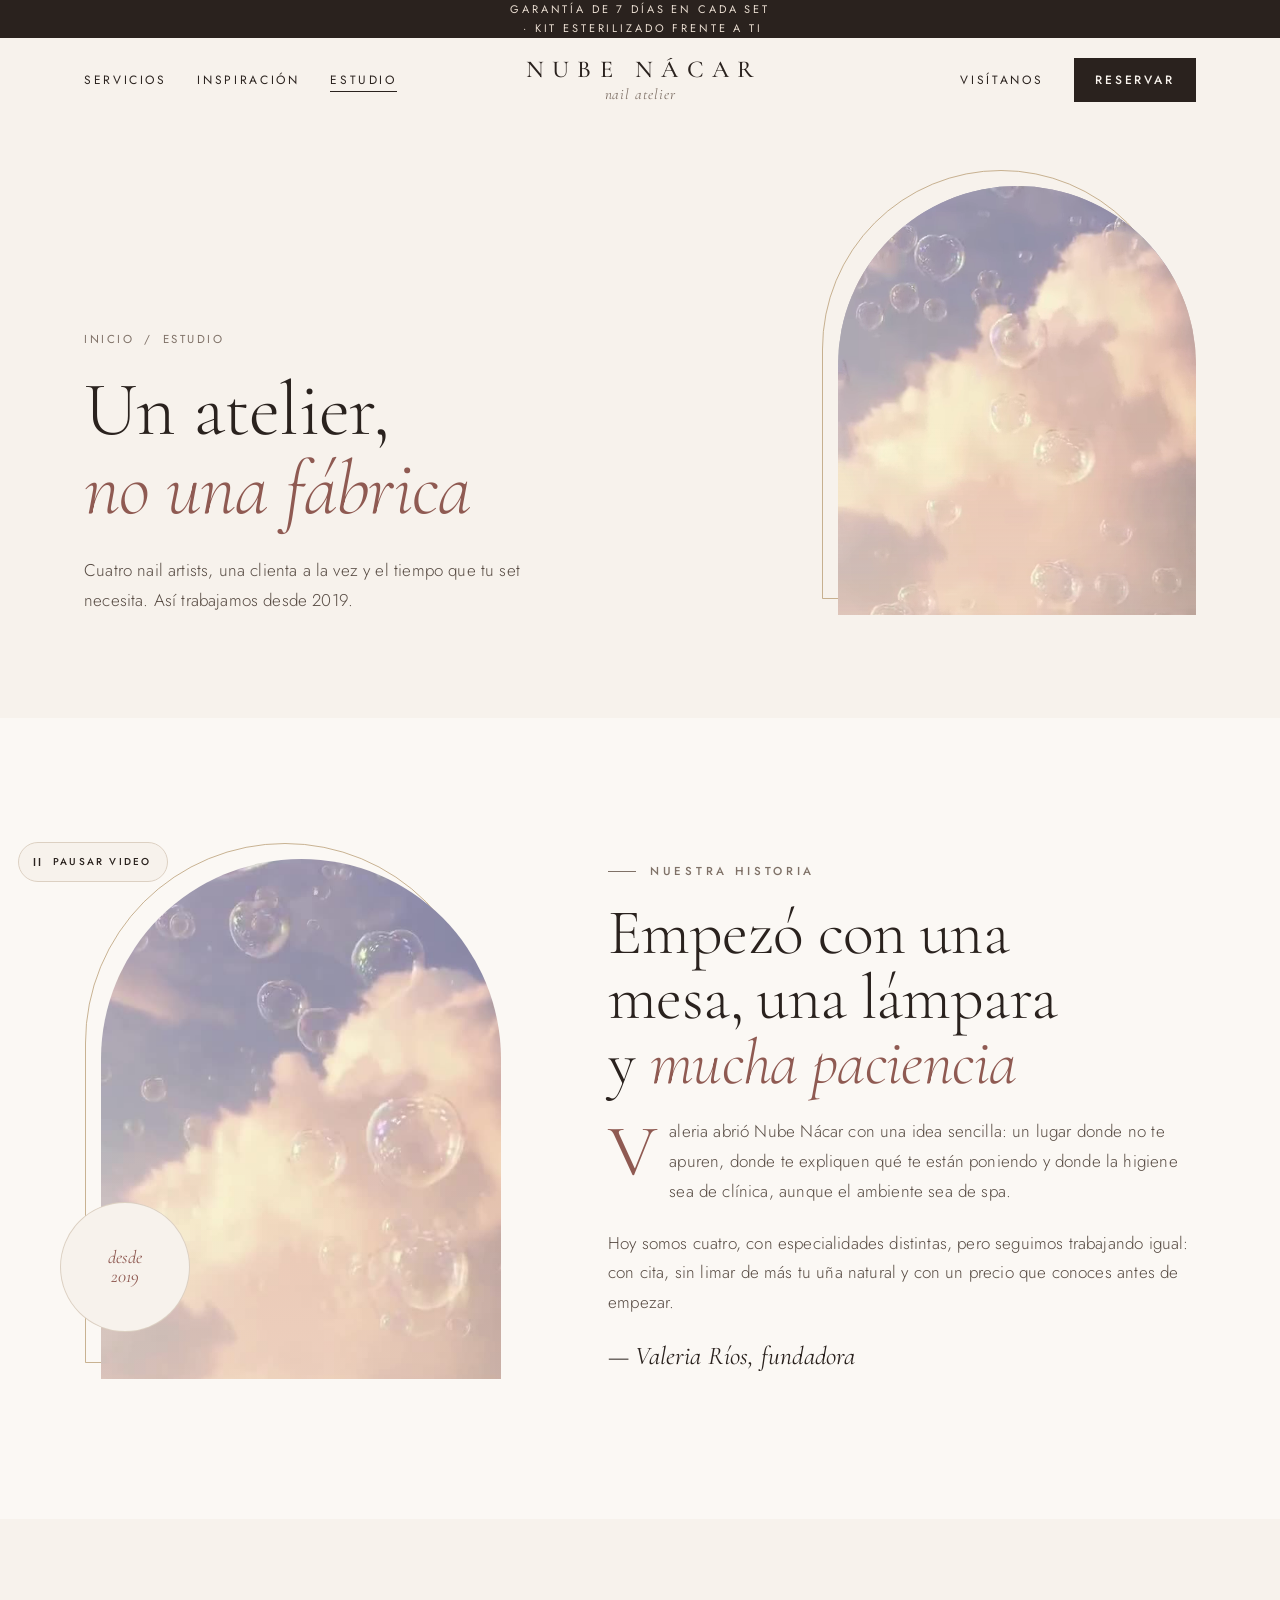
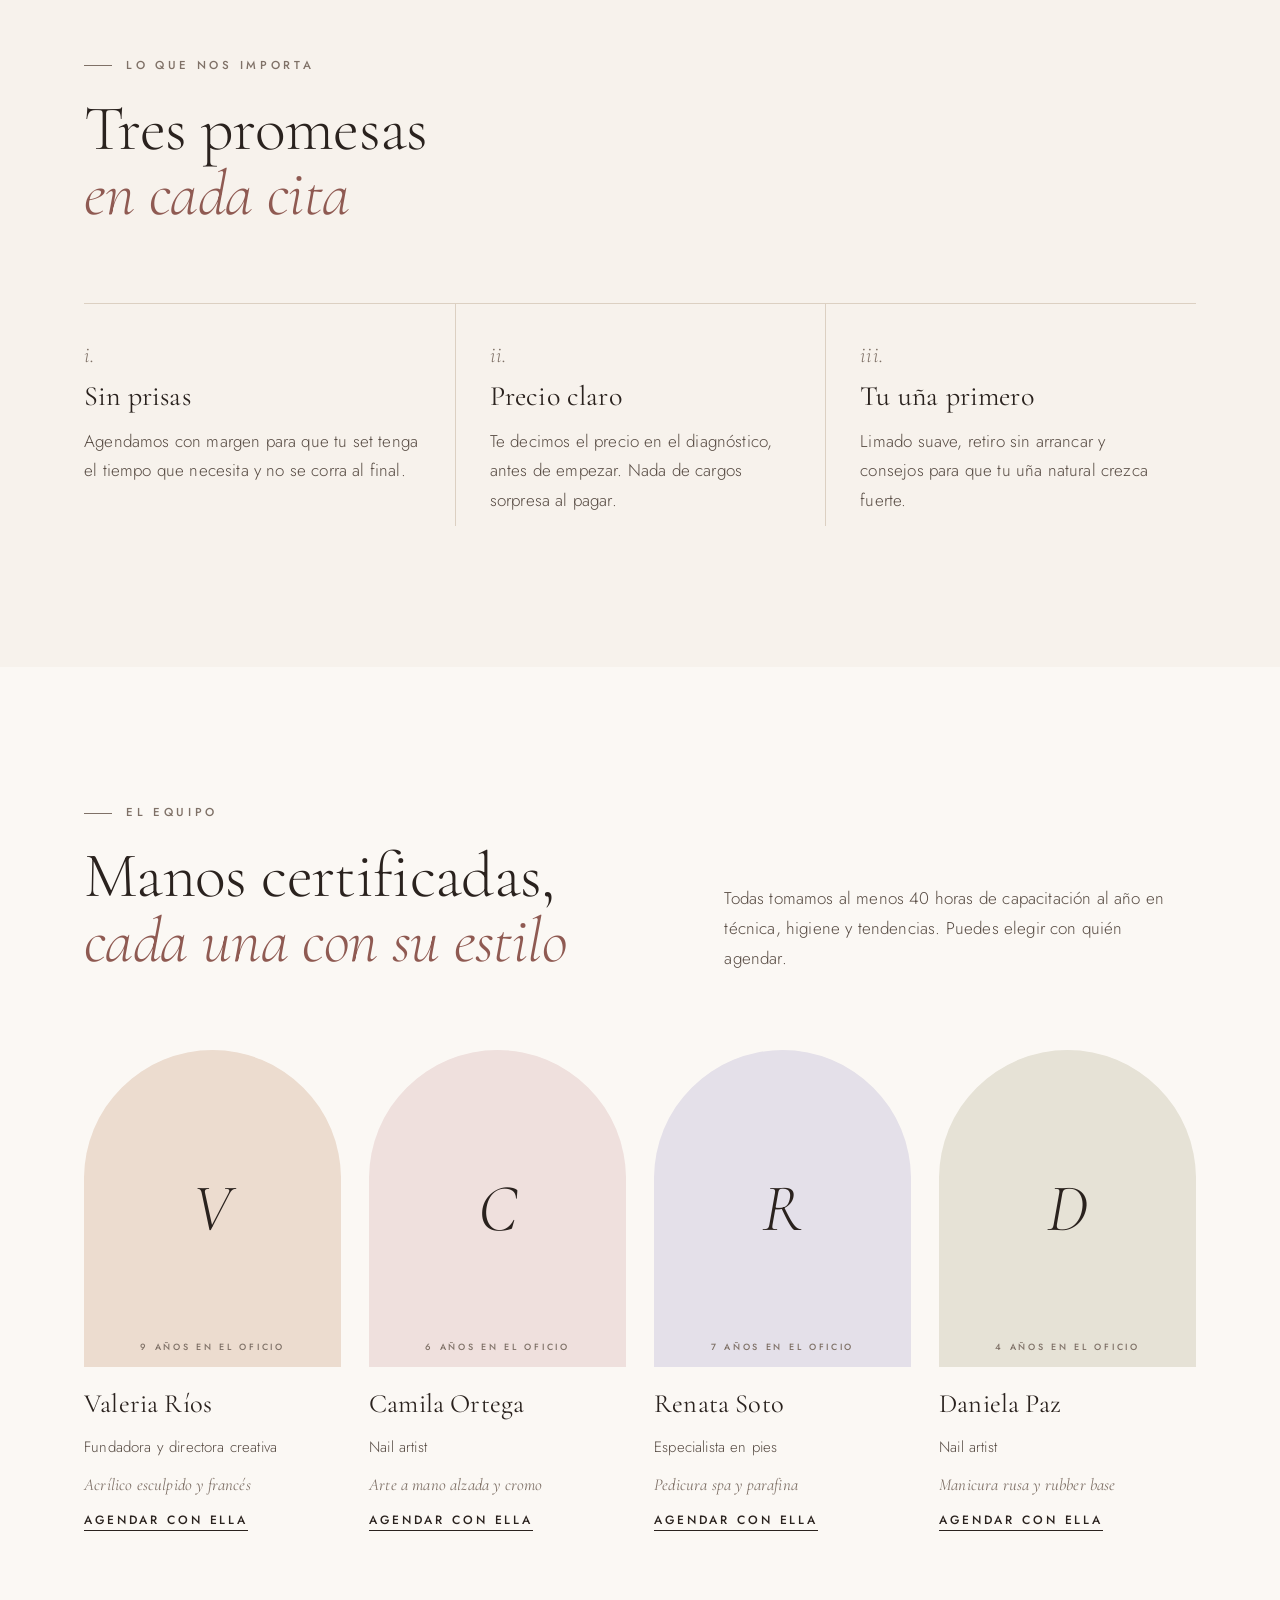
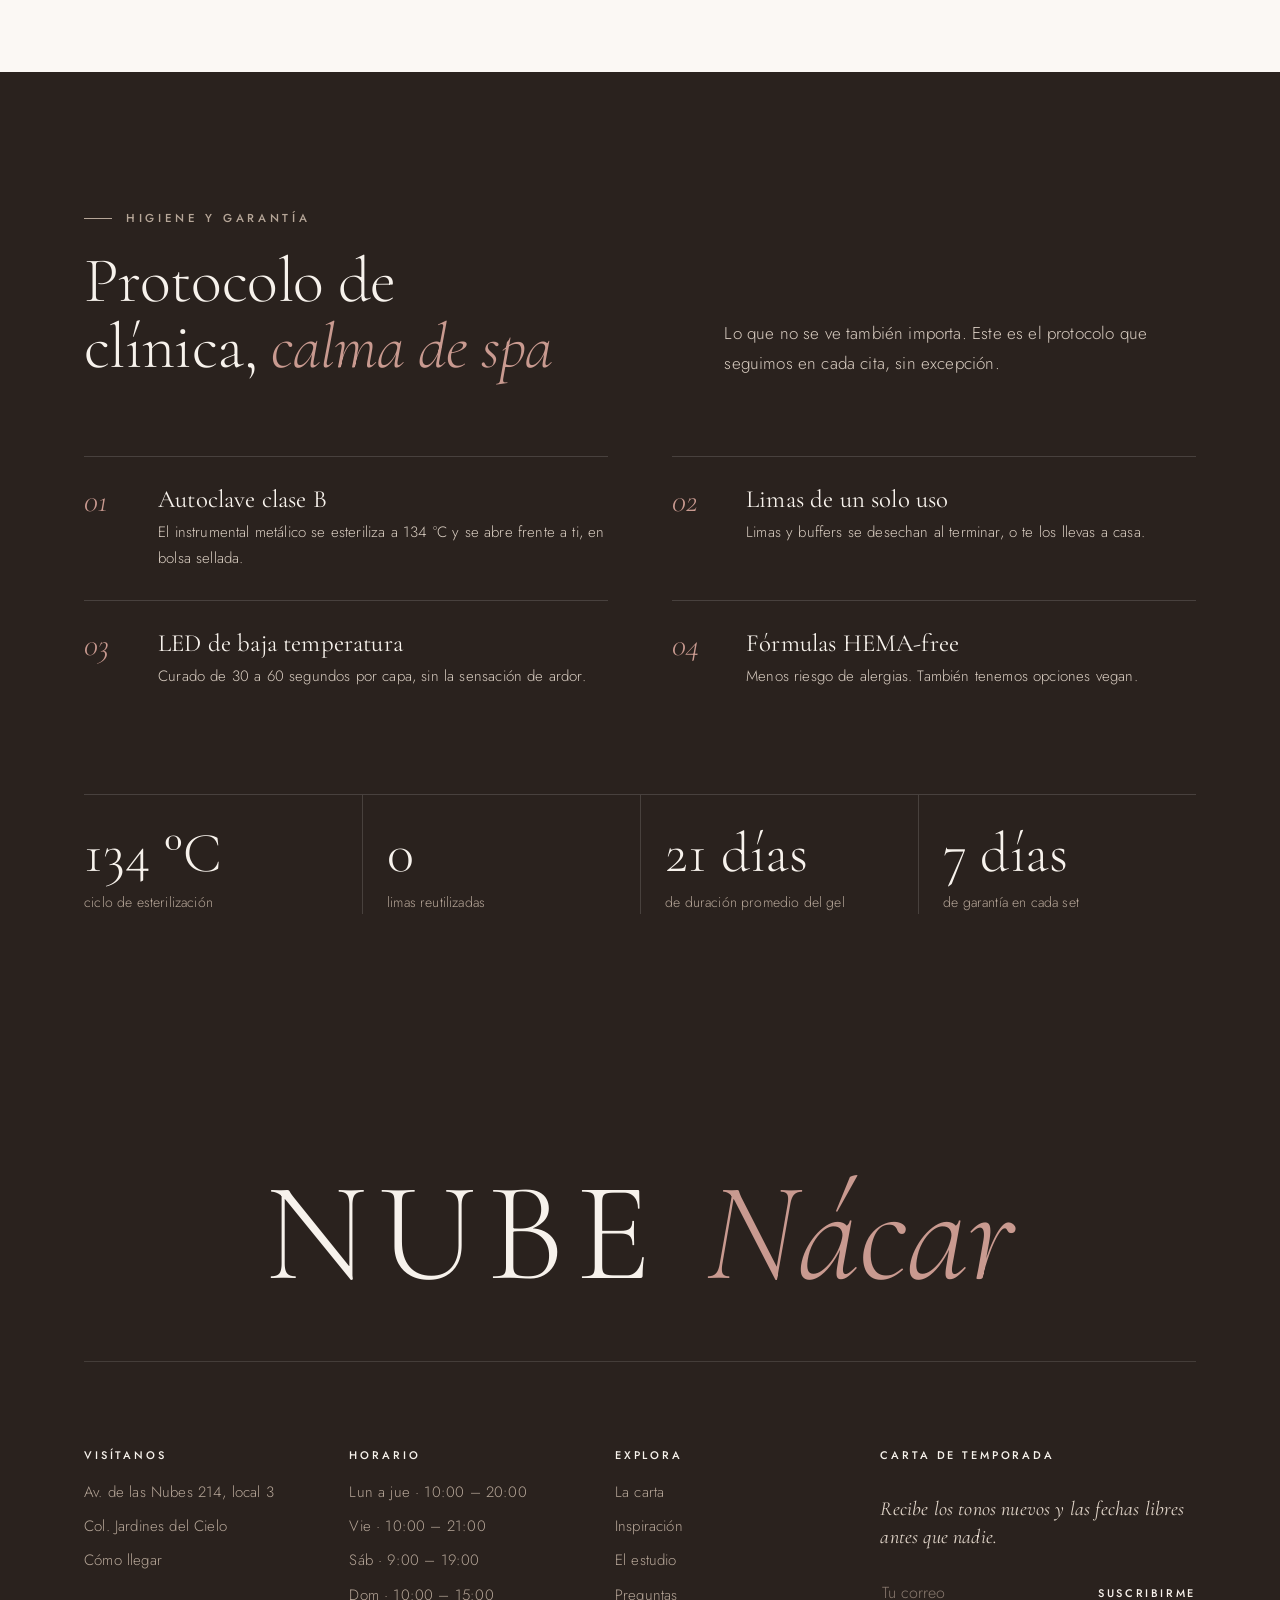
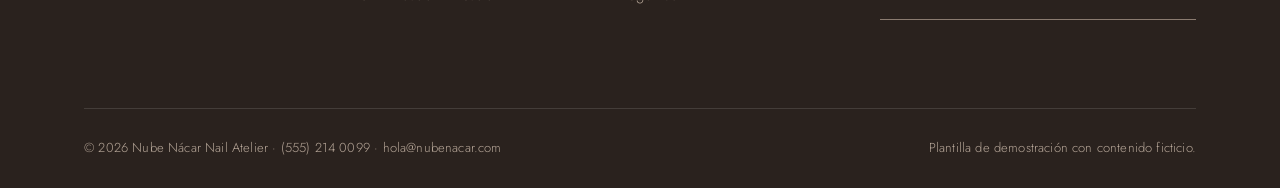
<file: estudio.html>
<!doctype html>
<html lang="es">
<head>
<meta charset="utf-8">
<meta name="viewport" content="width=device-width, initial-scale=1, viewport-fit=cover">
<title>El estudio · Nube Nácar Nail Atelier</title>
<meta name="description" content="Nuestra historia, el equipo y el protocolo de higiene de Nube Nácar.">
<meta name="theme-color" content="#f7f2ec">
<link rel="icon" href="data:image/svg+xml,%3Csvg%20xmlns%3D%22http%3A%2F%2Fwww.w3.org%2F2000%2Fsvg%22%20viewBox%3D%220%200%2040%2048%22%3E%3Crect%20width%3D%2240%22%20height%3D%2248%22%20fill%3D%22%23f7f2ec%22%2F%3E%3Cpath%20d%3D%22M6%2046V20a14%2014%200%200%201%2028%200v26%22%20fill%3D%22none%22%20stroke%3D%22%232a221e%22%20stroke-width%3D%222.4%22%2F%3E%3Ccircle%20cx%3D%2220%22%20cy%3D%2215%22%20r%3D%224%22%20fill%3D%22%23c99a90%22%2F%3E%3C%2Fsvg%3E">
<link rel="preconnect" href="https://fonts.googleapis.com">
<link rel="preconnect" href="https://fonts.gstatic.com" crossorigin>
<link rel="stylesheet" href="https://fonts.googleapis.com/css2?family=Cormorant+Garamond:ital,wght@0,300;0,400;0,500;1,300;1,400&family=Jost:wght@300;400;500&display=swap">
<link rel="stylesheet" href="assets/css/estilos.css">
<script defer src="assets/js/datos.js"></script>
<script defer src="assets/js/comun.js"></script>
<script defer src="assets/js/anim.js"></script>
<script defer src="assets/js/estudio.js"></script>
</head>
<body class="page-estudio">
<a class="skip" href="#contenido">Saltar al contenido</a>
<div class="page-veil" aria-hidden="true"><span class="mark">Nube <em>Nácar</em></span></div>
<p class="bar">Garantía de 7 días en cada set<span class="bar-more">&nbsp;· Kit esterilizado frente a ti</span></p>
<header class="header" id="header">
  <div class="wrap header-in">
    <nav class="nav" aria-label="Principal">
      <a href="servicios.html">Servicios</a>
      <a href="inspiracion.html">Inspiración</a>
      <a href="estudio.html" aria-current="page">Estudio</a>
    </nav>
    <a class="logo" href="index.html" aria-label="Nube Nácar Nail Atelier, inicio"><span class="logo-word">Nube Nácar</span><span class="logo-sub">nail atelier</span></a>
    <nav class="nav nav-r" aria-label="Reservas">
      <a href="reservar.html#visitanos">Visítanos</a>
      <a class="btn btn-solid btn-sm" href="reservar.html">Reservar</a>
    </nav>
    <button class="menu-btn" id="menu-btn" type="button" aria-expanded="false" aria-controls="overlay"><span class="txt">Menú</span><i aria-hidden="true"></i></button>
  </div>
</header>
<div class="overlay" id="overlay" inert>
  <nav aria-label="Menú"><ol>
    <li><a href="index.html" style="--i:0"><span>01</span>Inicio</a></li>
    <li><a href="servicios.html" style="--i:1"><span>02</span>Servicios</a></li>
    <li><a href="inspiracion.html" style="--i:2"><span>03</span>Inspiración</a></li>
    <li><a href="estudio.html" style="--i:3" aria-current="page"><span>04</span>Estudio</a></li>
    <li><a href="reservar.html" style="--i:4"><span>05</span>Reservar</a></li>
  </ol></nav>
  <div class="overlay-foot"><span class="eyebrow">Visítanos</span><p>Av. de las Nubes 214, local 3 · Jardines del Cielo</p><p>(555) 214 0099 · Lun a sáb 10:00 – 20:00</p></div>
</div>

<main id="contenido">
<section class="page-head">
    <div class="wrap page-head-grid">
      <div>
        <nav class="crumbs" aria-label="Ruta"><a href="index.html">Inicio</a><span aria-hidden="true">/</span><span aria-current="page">Estudio</span></nav>
        <h1>Un atelier, <em>no una fábrica</em></h1>
        <p class="lede">Cuatro nail artists, una clienta a la vez y el tiempo que tu set necesita. Así trabajamos desde 2019.</p>
      </div>
      <div class="arch-wrap">
        <span class="arch-line" aria-hidden="true"></span>
        <div class="arch" style="background-image:url(assets/img/cielo.jpg)">
        <video data-auto muted loop playsinline preload="metadata" poster="assets/img/cielo.jpg" disablepictureinpicture aria-hidden="true">
          <source src="assets/video/cielo.mp4" type="video/mp4">
          <source src="assets/video/cielo.webm" type="video/webm">
        </video>
        </div>
      </div>
    </div>
  </section>

  <section class="section bg-paper" aria-labelledby="t-historia">
    <div class="wrap story">
      <div class="arch-wrap reveal" aria-hidden="true"><span class="arch-line"></span><div class="arch" style="background-image:url(assets/img/cielo.jpg)"></div><span class="seal" style="left:-40px;bottom:48px"><span class="seal-in">desde<br>2019</span></span></div>
      <div class="story-text">
        <p class="eyebrow">Nuestra historia</p>
        <h2 id="t-historia">Empezó con una mesa, una lámpara y <em>mucha paciencia</em></h2>
        <p class="drop">Valeria abrió Nube Nácar con una idea sencilla: un lugar donde no te apuren, donde te expliquen qué te están poniendo y donde la higiene sea de clínica, aunque el ambiente sea de spa.</p>
        <p>Hoy somos cuatro, con especialidades distintas, pero seguimos trabajando igual: con cita, sin limar de más tu uña natural y con un precio que conoces antes de empezar.</p>
        <p class="signature-line">— Valeria Ríos, fundadora</p>
      </div>
    </div>
  </section>

  <section class="section" aria-labelledby="t-valores">
    <div class="wrap">
      <div class="head-row">
        <p class="eyebrow">Lo que nos importa</p>
        <h2 id="t-valores">Tres promesas <em>en cada cita</em></h2>
      </div>
      <div class="values">
        <div class="value reveal"><span class="ritual-num">i.</span><h3>Sin prisas</h3><p>Agendamos con margen para que tu set tenga el tiempo que necesita y no se corra al final.</p></div>
        <div class="value reveal"><span class="ritual-num">ii.</span><h3>Precio claro</h3><p>Te decimos el precio en el diagnóstico, antes de empezar. Nada de cargos sorpresa al pagar.</p></div>
        <div class="value reveal"><span class="ritual-num">iii.</span><h3>Tu uña primero</h3><p>Limado suave, retiro sin arrancar y consejos para que tu uña natural crezca fuerte.</p></div>
      </div>
    </div>
  </section>

  <section class="section bg-paper" id="equipo" aria-labelledby="t-equipo">
    <div class="wrap">
      <div class="head-row">
        <p class="eyebrow">El equipo</p>
        <h2 id="t-equipo">Manos certificadas, <em>cada una con su estilo</em></h2>
        <p>Todas tomamos al menos 40 horas de capacitación al año en técnica, higiene y tendencias. Puedes elegir con quién agendar.</p>
      </div>
      <div class="team" id="team"></div>
    </div>
  </section>

  <section class="section bg-ink" id="higiene" aria-labelledby="t-higiene">
    <div class="wrap">
      <div class="head-row">
        <p class="eyebrow">Higiene y garantía</p>
        <h2 id="t-higiene">Protocolo de clínica, <em>calma de spa</em></h2>
        <p>Lo que no se ve también importa. Este es el protocolo que seguimos en cada cita, sin excepción.</p>
      </div>
      <ul class="protocol">
        <li class="reveal"><span class="n">01</span><div><h3>Autoclave clase B</h3><p>El instrumental metálico se esteriliza a 134 °C y se abre frente a ti, en bolsa sellada.</p></div></li>
        <li class="reveal"><span class="n">02</span><div><h3>Limas de un solo uso</h3><p>Limas y buffers se desechan al terminar, o te los llevas a casa.</p></div></li>
        <li class="reveal"><span class="n">03</span><div><h3>LED de baja temperatura</h3><p>Curado de 30 a 60 segundos por capa, sin la sensación de ardor.</p></div></li>
        <li class="reveal"><span class="n">04</span><div><h3>Fórmulas HEMA-free</h3><p>Menos riesgo de alergias. También tenemos opciones vegan.</p></div></li>
      </ul>
      <div class="figures">
        <div class="figure"><b>134 °C</b><span>ciclo de esterilización</span></div>
        <div class="figure"><b>0</b><span>limas reutilizadas</span></div>
        <div class="figure"><b>21 días</b><span>de duración promedio del gel</span></div>
        <div class="figure"><b>7 días</b><span>de garantía en cada set</span></div>
      </div>
    </div>
  </section>
</main>

<footer class="footer">
  <div class="wrap">
    <p class="footer-word" aria-hidden="true">Nube <em>Nácar</em></p>
    <div class="footer-grid">
      <div><h4>Visítanos</h4><ul><li>Av. de las Nubes 214, local 3</li><li>Col. Jardines del Cielo</li><li><a href="reservar.html#visitanos">Cómo llegar</a></li></ul></div>
      <div><h4>Horario</h4><ul><li>Lun a jue · 10:00 – 20:00</li><li>Vie · 10:00 – 21:00</li><li>Sáb · 9:00 – 19:00</li><li>Dom · 10:00 – 15:00</li></ul></div>
      <div><h4>Explora</h4><ul><li><a href="servicios.html">La carta</a></li><li><a href="inspiracion.html">Inspiración</a></li><li><a href="estudio.html">El estudio</a></li><li><a href="reservar.html#preguntas">Preguntas</a></li></ul></div>
      <div class="news">
        <h4>Carta de temporada</h4>
        <p>Recibe los tonos nuevos y las fechas libres antes que nadie.</p>
        <form data-news novalidate><input id="news-mail" type="email" placeholder="Tu correo" autocomplete="email" required aria-label="Tu correo"><button type="submit">Suscribirme</button></form>
        <p class="ok" hidden>Gracias. (Demostración: no se guardó ningún dato.)</p>
      </div>
    </div>
    <div class="footer-bottom"><span>© <span data-year>2026</span> Nube Nácar Nail Atelier · (555) 214 0099 · hola@nubenacar.com</span><span>Plantilla de demostración con contenido ficticio.</span></div>
  </div>
</footer>

<button class="motion-btn" id="motion-btn" type="button" aria-pressed="true">
  <svg class="pause" viewBox="0 0 12 12" aria-hidden="true"><path d="M3.5 2v8M8.5 2v8" stroke="currentColor" stroke-width="1.4"/></svg><svg class="play" viewBox="0 0 12 12" aria-hidden="true"><path d="M3 1.8 10 6 3 10.2Z" fill="currentColor"/></svg>
  <span class="txt">Pausar video</span>
</button>
<a class="btn btn-solid book-fab" id="book-fab" href="reservar.html">Reservar</a>
<div class="toast" id="toast" role="status"></div>
</body>
</html>
</file>
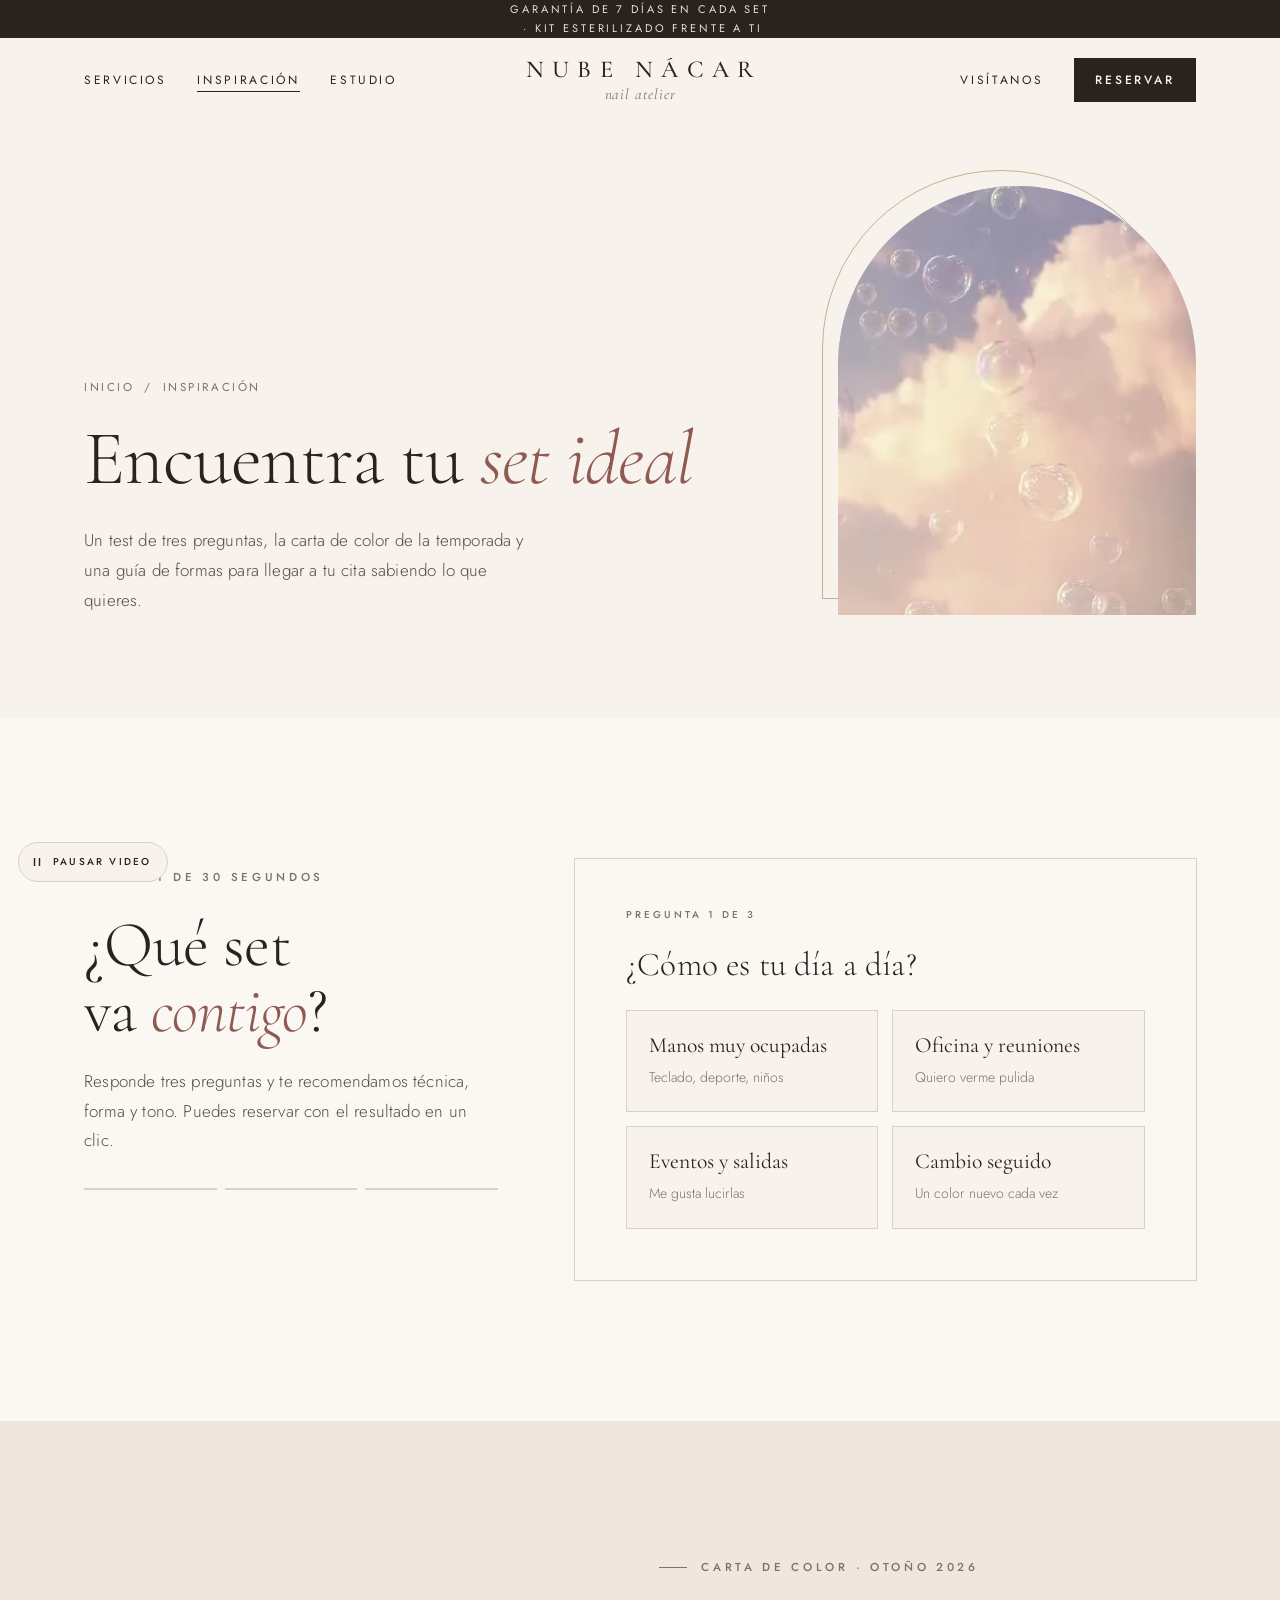
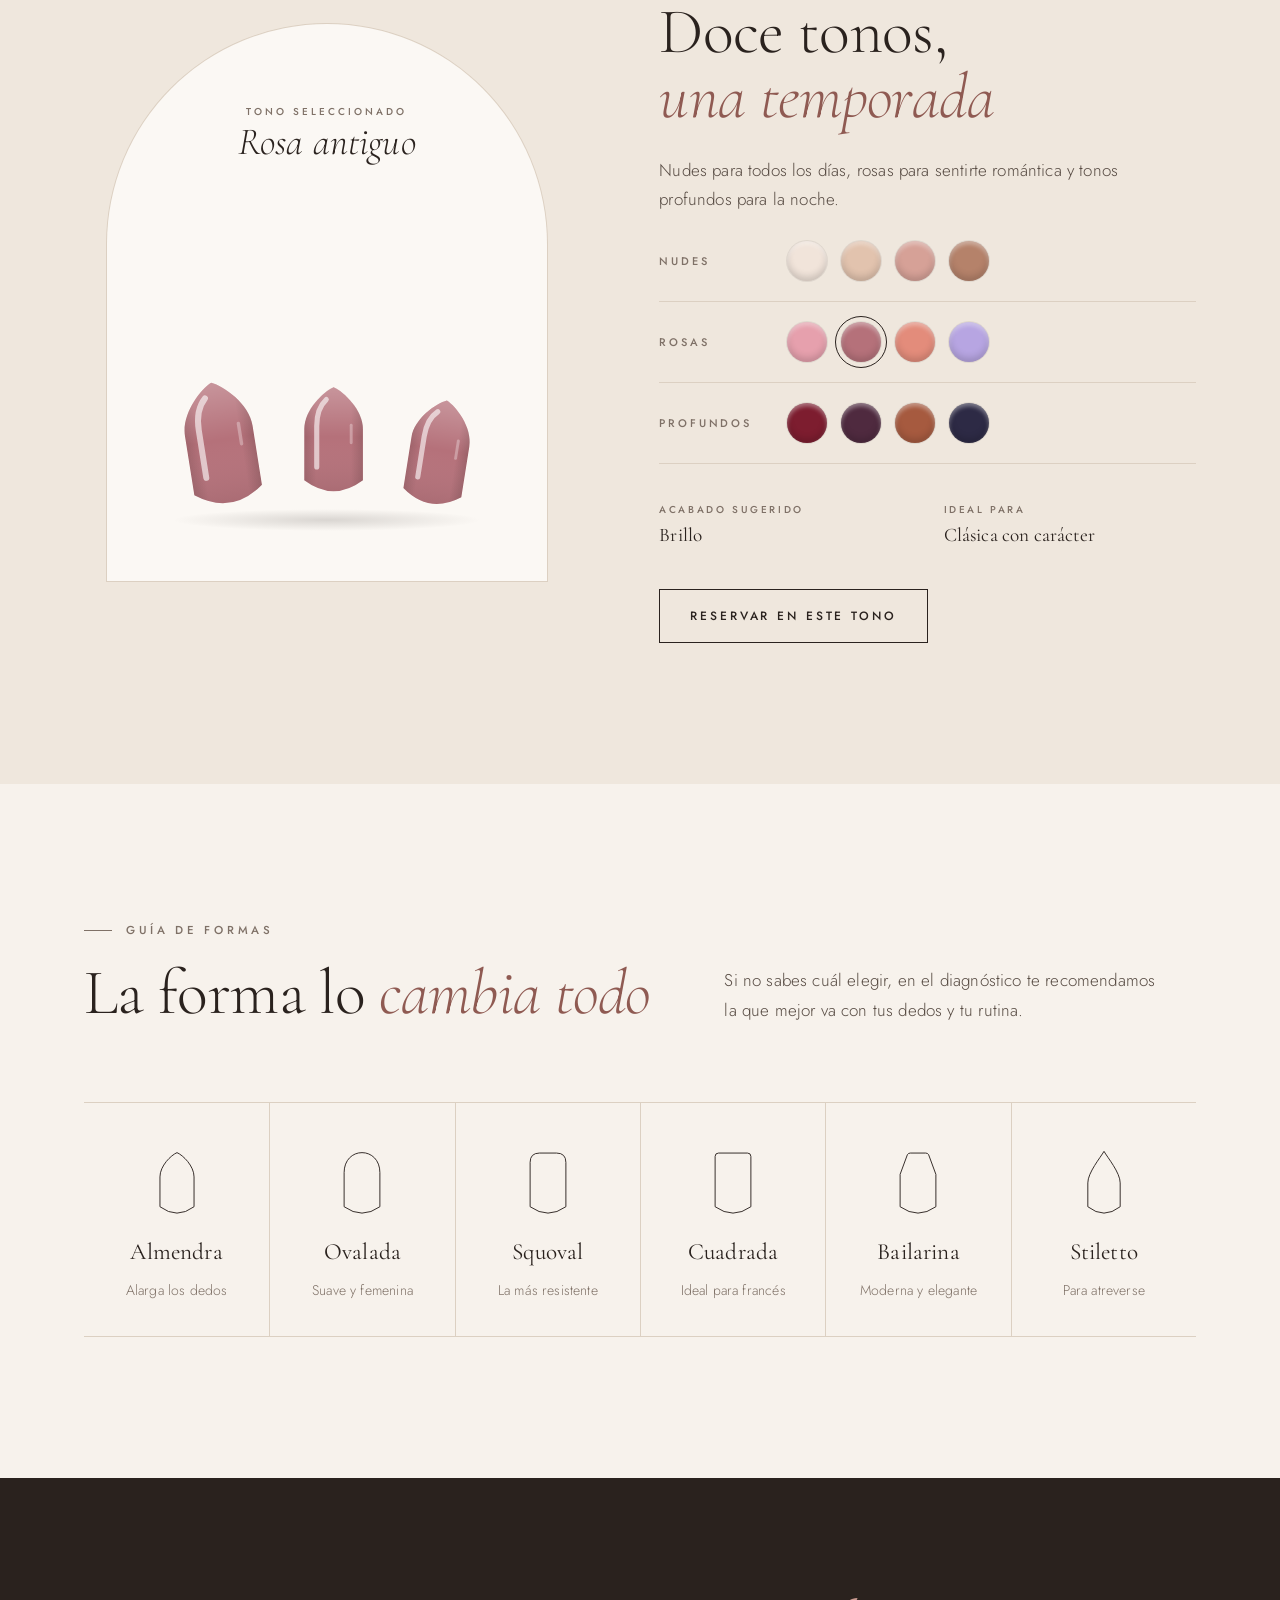
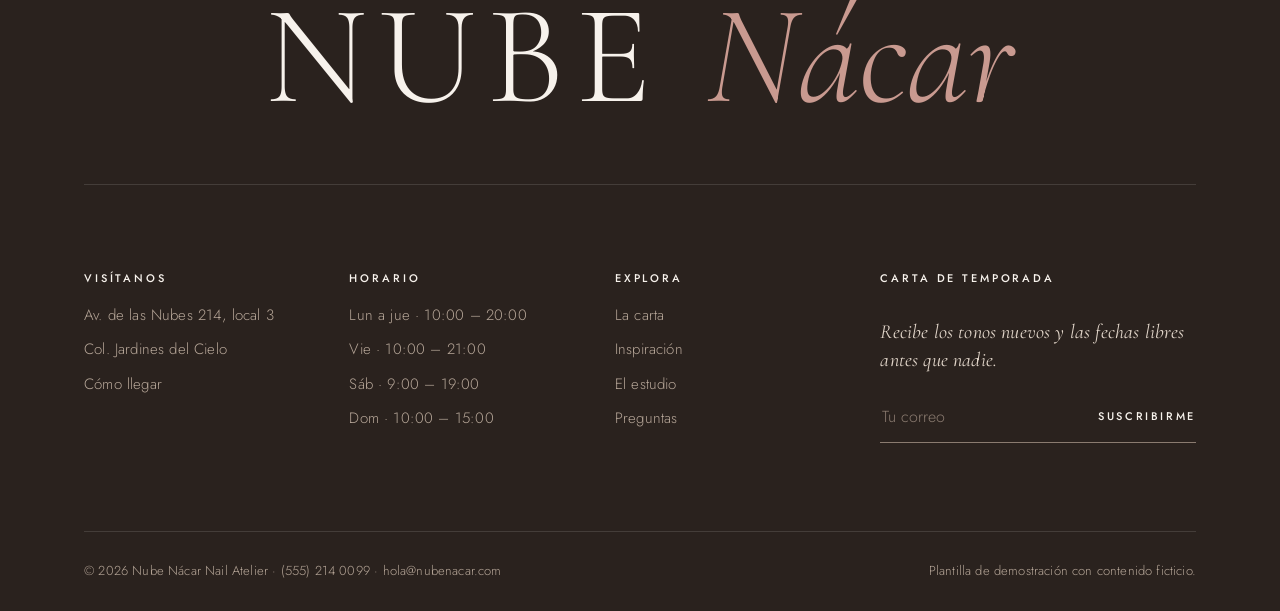
<file: inspiracion.html>
<!doctype html>
<html lang="es">
<head>
<meta charset="utf-8">
<meta name="viewport" content="width=device-width, initial-scale=1, viewport-fit=cover">
<title>Inspiración · Nube Nácar Nail Atelier</title>
<meta name="description" content="Encuentra tu set ideal en 30 segundos, explora la carta de color y la guía de formas.">
<meta name="theme-color" content="#f7f2ec">
<link rel="icon" href="data:image/svg+xml,%3Csvg%20xmlns%3D%22http%3A%2F%2Fwww.w3.org%2F2000%2Fsvg%22%20viewBox%3D%220%200%2040%2048%22%3E%3Crect%20width%3D%2240%22%20height%3D%2248%22%20fill%3D%22%23f7f2ec%22%2F%3E%3Cpath%20d%3D%22M6%2046V20a14%2014%200%200%201%2028%200v26%22%20fill%3D%22none%22%20stroke%3D%22%232a221e%22%20stroke-width%3D%222.4%22%2F%3E%3Ccircle%20cx%3D%2220%22%20cy%3D%2215%22%20r%3D%224%22%20fill%3D%22%23c99a90%22%2F%3E%3C%2Fsvg%3E">
<link rel="preconnect" href="https://fonts.googleapis.com">
<link rel="preconnect" href="https://fonts.gstatic.com" crossorigin>
<link rel="stylesheet" href="https://fonts.googleapis.com/css2?family=Cormorant+Garamond:ital,wght@0,300;0,400;0,500;1,300;1,400&family=Jost:wght@300;400;500&display=swap">
<link rel="stylesheet" href="assets/css/estilos.css">
<script defer src="assets/js/datos.js"></script>
<script defer src="assets/js/comun.js"></script>
<script defer src="assets/js/anim.js"></script>
<script defer src="assets/js/carta.js"></script>
<script defer src="assets/js/inspiracion.js"></script>
</head>
<body class="page-inspiracion">
<a class="skip" href="#contenido">Saltar al contenido</a>
<div class="page-veil" aria-hidden="true"><span class="mark">Nube <em>Nácar</em></span></div>
<p class="bar">Garantía de 7 días en cada set<span class="bar-more">&nbsp;· Kit esterilizado frente a ti</span></p>
<header class="header" id="header">
  <div class="wrap header-in">
    <nav class="nav" aria-label="Principal">
      <a href="servicios.html">Servicios</a>
      <a href="inspiracion.html" aria-current="page">Inspiración</a>
      <a href="estudio.html">Estudio</a>
    </nav>
    <a class="logo" href="index.html" aria-label="Nube Nácar Nail Atelier, inicio"><span class="logo-word">Nube Nácar</span><span class="logo-sub">nail atelier</span></a>
    <nav class="nav nav-r" aria-label="Reservas">
      <a href="reservar.html#visitanos">Visítanos</a>
      <a class="btn btn-solid btn-sm" href="reservar.html">Reservar</a>
    </nav>
    <button class="menu-btn" id="menu-btn" type="button" aria-expanded="false" aria-controls="overlay"><span class="txt">Menú</span><i aria-hidden="true"></i></button>
  </div>
</header>
<div class="overlay" id="overlay" inert>
  <nav aria-label="Menú"><ol>
    <li><a href="index.html" style="--i:0"><span>01</span>Inicio</a></li>
    <li><a href="servicios.html" style="--i:1"><span>02</span>Servicios</a></li>
    <li><a href="inspiracion.html" style="--i:2" aria-current="page"><span>03</span>Inspiración</a></li>
    <li><a href="estudio.html" style="--i:3"><span>04</span>Estudio</a></li>
    <li><a href="reservar.html" style="--i:4"><span>05</span>Reservar</a></li>
  </ol></nav>
  <div class="overlay-foot"><span class="eyebrow">Visítanos</span><p>Av. de las Nubes 214, local 3 · Jardines del Cielo</p><p>(555) 214 0099 · Lun a sáb 10:00 – 20:00</p></div>
</div>

<main id="contenido">
<section class="page-head">
    <div class="wrap page-head-grid">
      <div>
        <nav class="crumbs" aria-label="Ruta"><a href="index.html">Inicio</a><span aria-hidden="true">/</span><span aria-current="page">Inspiración</span></nav>
        <h1>Encuentra tu <em>set ideal</em></h1>
        <p class="lede">Un test de tres preguntas, la carta de color de la temporada y una guía de formas para llegar a tu cita sabiendo lo que quieres.</p>
      </div>
      <div class="arch-wrap">
        <span class="arch-line" aria-hidden="true"></span>
        <div class="arch" style="background-image:url(assets/img/cielo.jpg)">
        <video data-auto muted loop playsinline preload="metadata" poster="assets/img/cielo.jpg" disablepictureinpicture aria-hidden="true">
          <source src="assets/video/cielo.mp4" type="video/mp4">
          <source src="assets/video/cielo.webm" type="video/webm">
        </video>
        </div>
      </div>
    </div>
  </section>

  <section class="section bg-paper" id="test" aria-labelledby="t-test">
    <div class="wrap quiz">
      <div>
        <p class="eyebrow">Test de 30 segundos</p>
        <h2 id="t-test" style="margin-block:24px">¿Qué set va <em>contigo</em>?</h2>
        <p>Responde tres preguntas y te recomendamos técnica, forma y tono. Puedes reservar con el resultado en un clic.</p>
        <div class="quiz-progress" id="quiz-progress" aria-hidden="true"><span></span><span></span><span></span></div>
      </div>
      <div class="quiz-box" id="quiz-box" aria-live="polite"></div>
    </div>
  </section>

  <section class="section bg-sand" id="carta" aria-labelledby="t-carta">
    <div class="wrap carta">
      <div class="carta-visual">
        <div class="carta-stage"><p class="carta-caption"><small>Tono seleccionado</small><b id="tone-name">Rosa antiguo</b></p></div>
      </div>
      <div class="carta-copy">
        <p class="eyebrow">Carta de color · Otoño 2026</p>
        <h2 id="t-carta">Doce tonos, <em>una temporada</em></h2>
        <p class="lede">Nudes para todos los días, rosas para sentirte romántica y tonos profundos para la noche.</p>
        <div class="swatch-groups" id="swatches"></div>
        <dl class="carta-detail"><div><dt>Acabado sugerido</dt><dd id="tone-finish">Brillo</dd></div><div><dt>Ideal para</dt><dd id="tone-mood">Clásica con carácter</dd></div></dl>
        <div class="cta-row"><a class="btn btn-line" id="tone-book" href="reservar.html">Reservar en este tono</a></div>
      </div>
    </div>
  </section>

  <section class="section" aria-labelledby="t-formas">
    <div class="wrap">
      <div class="head-row">
        <p class="eyebrow">Guía de formas</p>
        <h2 id="t-formas">La forma lo <em>cambia todo</em></h2>
        <p>Si no sabes cuál elegir, en el diagnóstico te recomendamos la que mejor va con tus dedos y tu rutina.</p>
      </div>
      <div class="shapes" id="shapes"></div>
    </div>
  </section>
</main>

<footer class="footer">
  <div class="wrap">
    <p class="footer-word" aria-hidden="true">Nube <em>Nácar</em></p>
    <div class="footer-grid">
      <div><h4>Visítanos</h4><ul><li>Av. de las Nubes 214, local 3</li><li>Col. Jardines del Cielo</li><li><a href="reservar.html#visitanos">Cómo llegar</a></li></ul></div>
      <div><h4>Horario</h4><ul><li>Lun a jue · 10:00 – 20:00</li><li>Vie · 10:00 – 21:00</li><li>Sáb · 9:00 – 19:00</li><li>Dom · 10:00 – 15:00</li></ul></div>
      <div><h4>Explora</h4><ul><li><a href="servicios.html">La carta</a></li><li><a href="inspiracion.html">Inspiración</a></li><li><a href="estudio.html">El estudio</a></li><li><a href="reservar.html#preguntas">Preguntas</a></li></ul></div>
      <div class="news">
        <h4>Carta de temporada</h4>
        <p>Recibe los tonos nuevos y las fechas libres antes que nadie.</p>
        <form data-news novalidate><input id="news-mail" type="email" placeholder="Tu correo" autocomplete="email" required aria-label="Tu correo"><button type="submit">Suscribirme</button></form>
        <p class="ok" hidden>Gracias. (Demostración: no se guardó ningún dato.)</p>
      </div>
    </div>
    <div class="footer-bottom"><span>© <span data-year>2026</span> Nube Nácar Nail Atelier · (555) 214 0099 · hola@nubenacar.com</span><span>Plantilla de demostración con contenido ficticio.</span></div>
  </div>
</footer>

<button class="motion-btn" id="motion-btn" type="button" aria-pressed="true">
  <svg class="pause" viewBox="0 0 12 12" aria-hidden="true"><path d="M3.5 2v8M8.5 2v8" stroke="currentColor" stroke-width="1.4"/></svg><svg class="play" viewBox="0 0 12 12" aria-hidden="true"><path d="M3 1.8 10 6 3 10.2Z" fill="currentColor"/></svg>
  <span class="txt">Pausar video</span>
</button>
<a class="btn btn-solid book-fab" id="book-fab" href="reservar.html">Reservar</a>
<div class="toast" id="toast" role="status"></div>
</body>
</html>
</file>
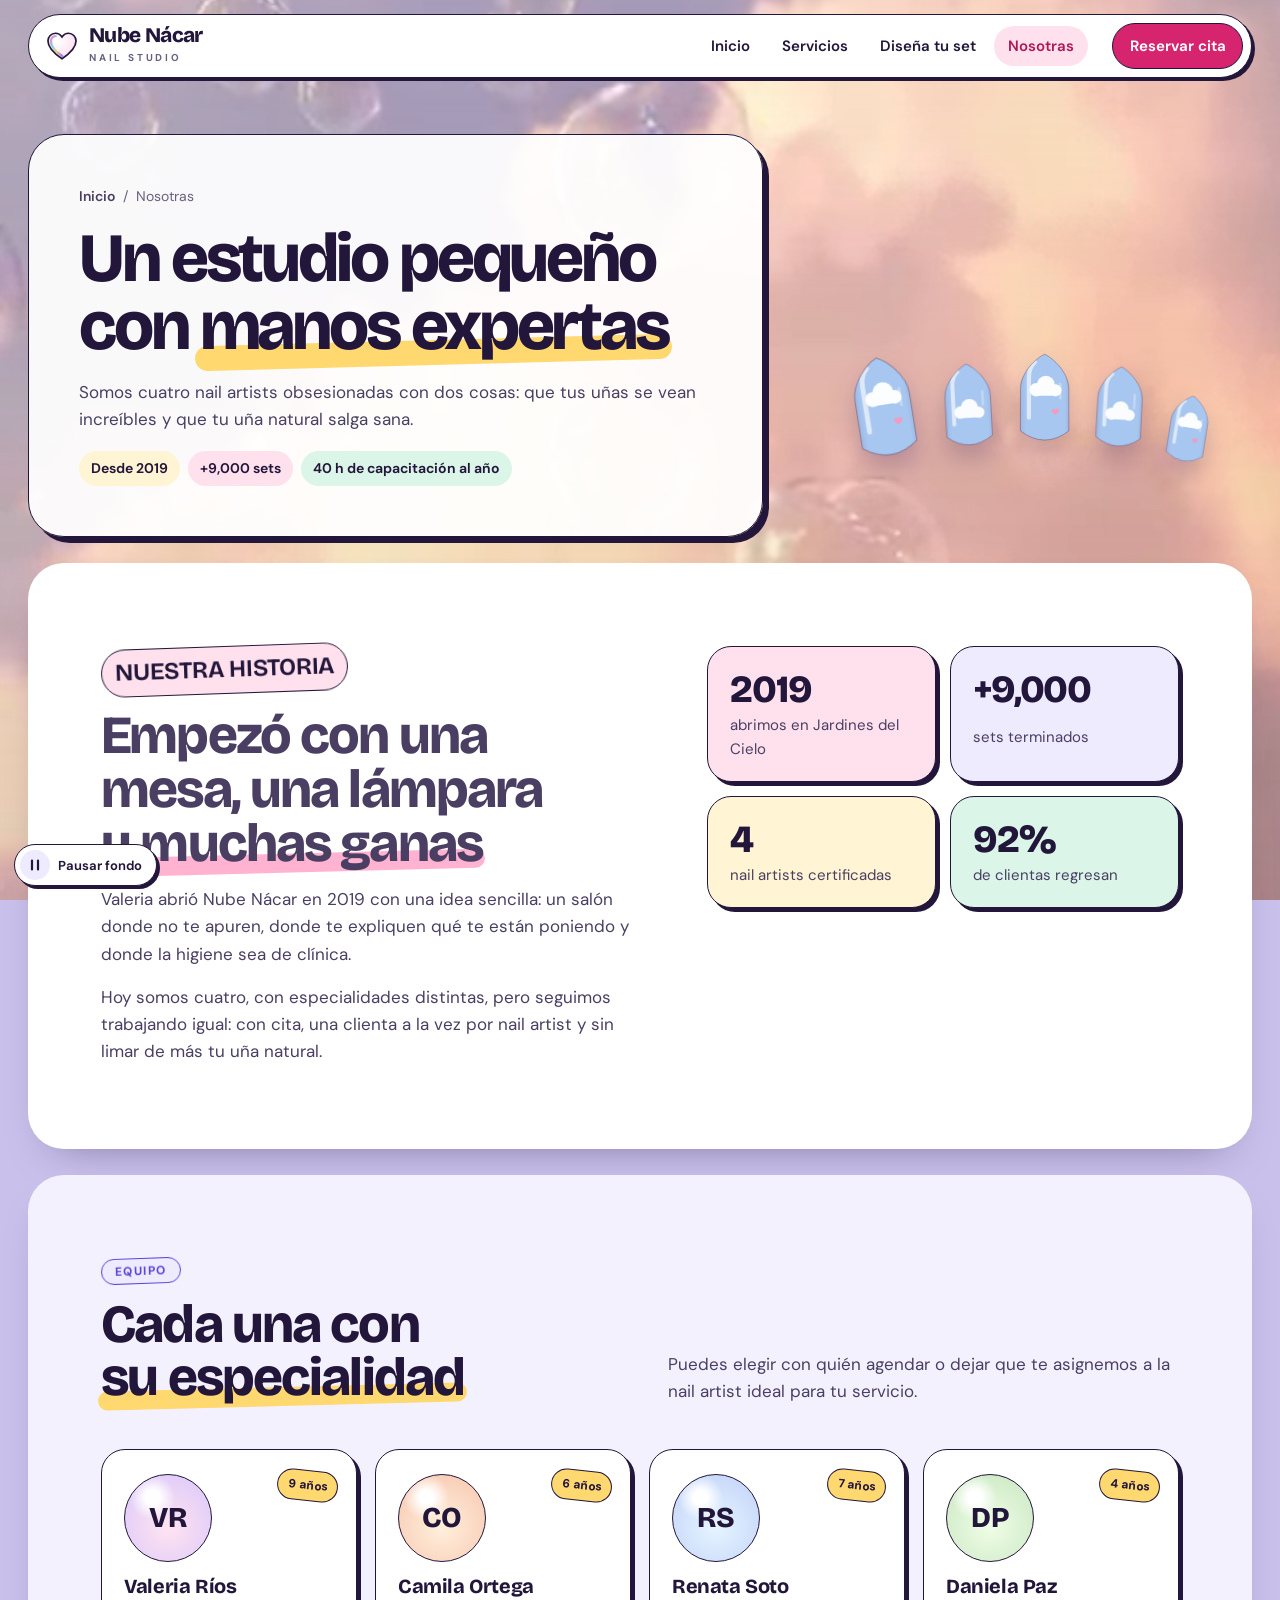
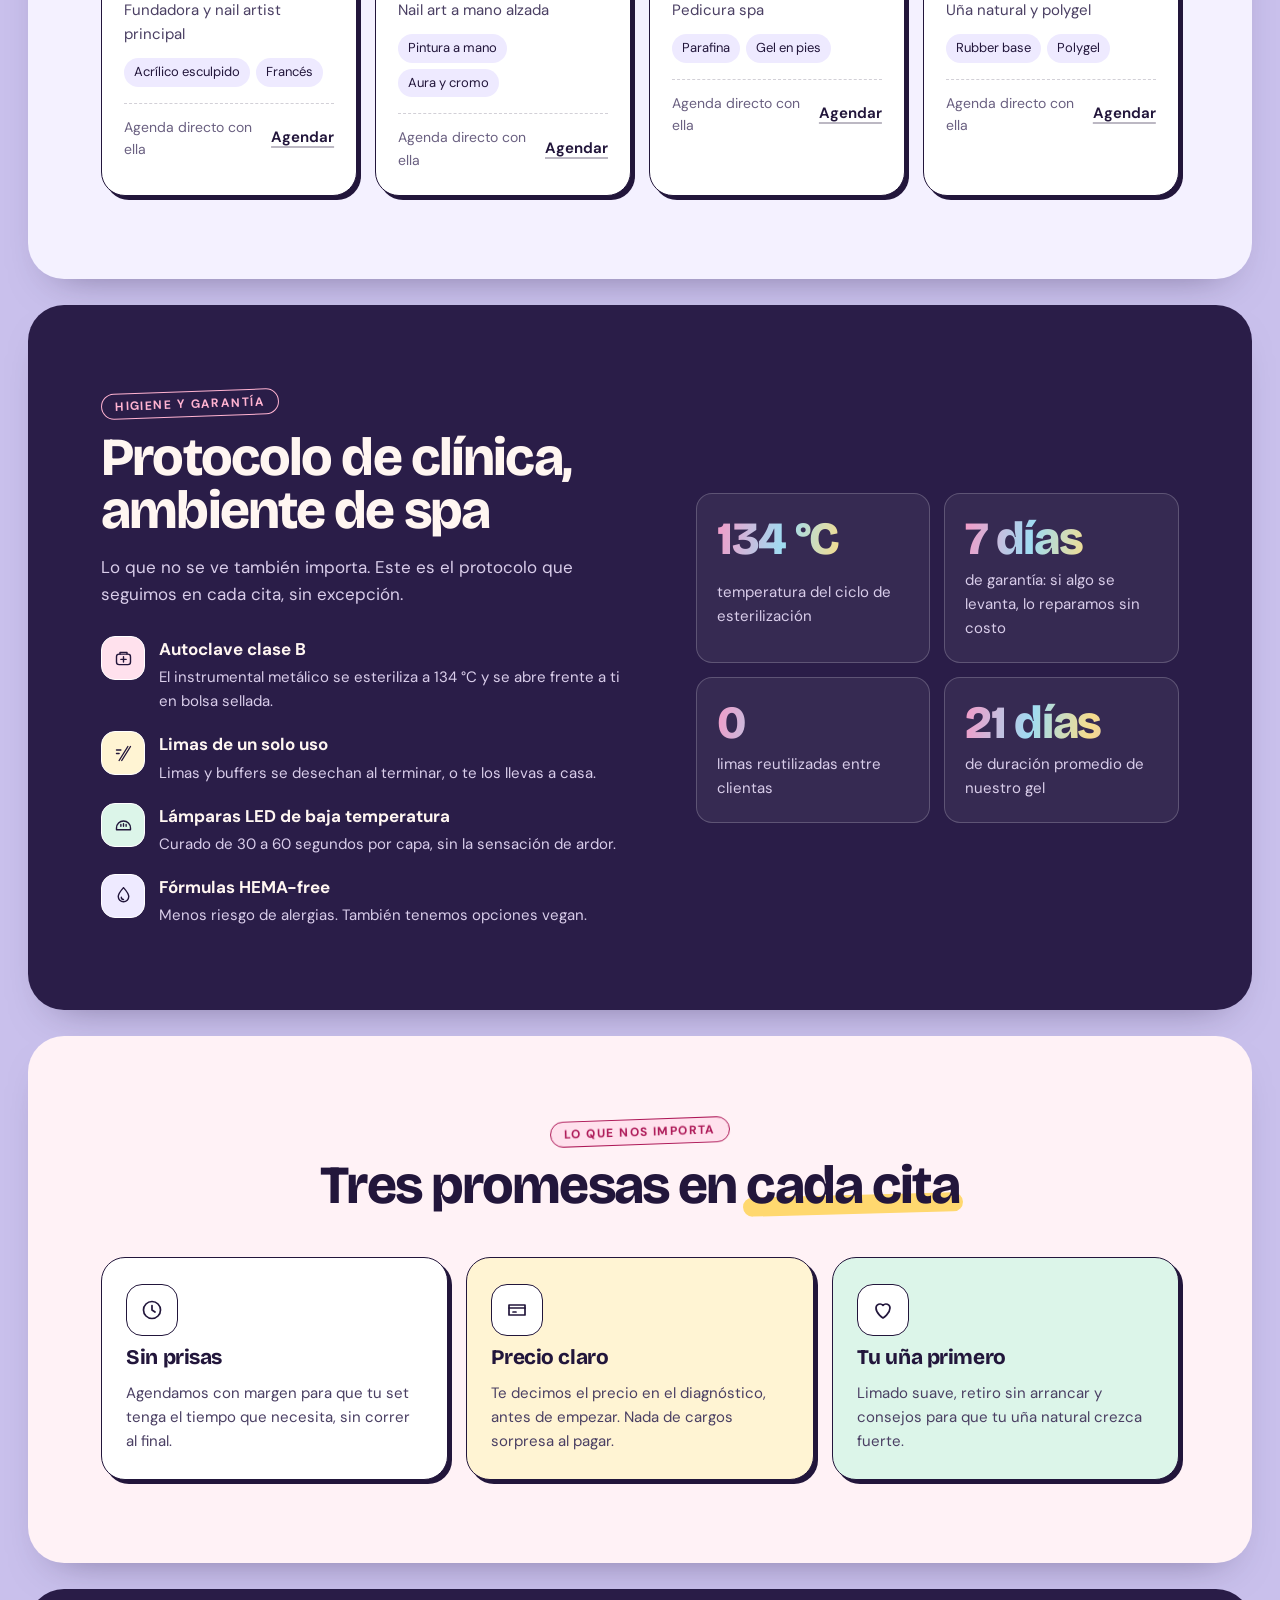
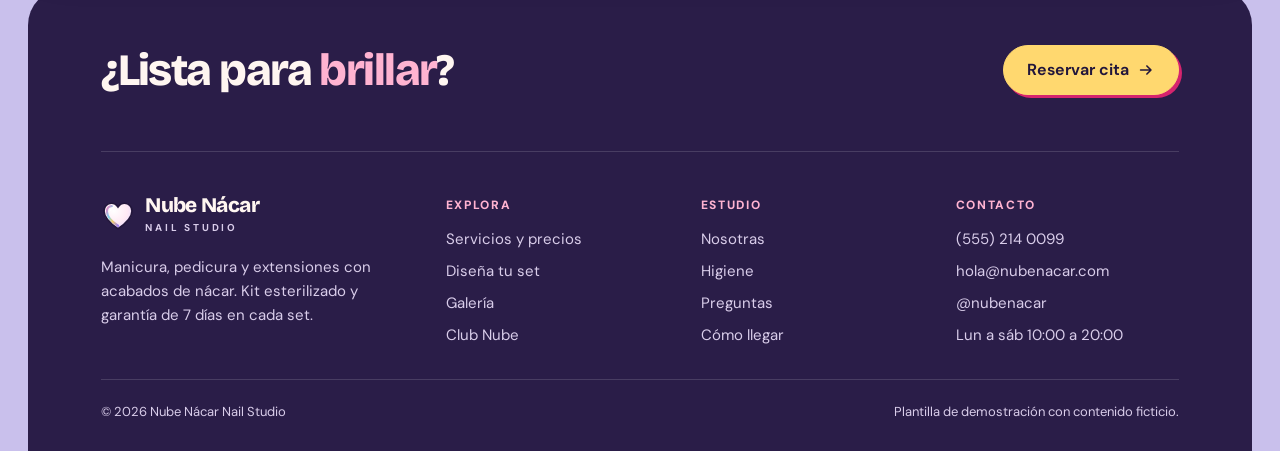
<file: nosotras.html>
<!doctype html>
<html lang="es">
<head>
<meta charset="utf-8">
<meta name="viewport" content="width=device-width, initial-scale=1, viewport-fit=cover">
<title>Nosotras · Nube Nácar Nail Studio</title>
<meta name="description" content="Conoce al equipo de Nube Nácar, nuestro protocolo de higiene y cómo trabajamos.">
<meta name="theme-color" content="#c9c0ec">
<link rel="icon" href="data:image/svg+xml,%3Csvg%20xmlns%3D%22http%3A%2F%2Fwww.w3.org%2F2000%2Fsvg%22%20viewBox%3D%220%200%2040%2040%22%3E%3Cpath%20d%3D%22M20%2035C8%2027%203.5%2021%203.5%2014.2%203.5%209%207.4%205%2012.3%205c3.3%200%205.9%201.8%207.7%204.4C21.8%206.8%2024.4%205%2027.7%205c4.9%200%208.8%204%208.8%209.2C36.5%2021%2032%2027%2020%2035Z%22%20fill%3D%22%23ffd6e7%22%20stroke%3D%22%23d6246e%22%20stroke-width%3D%222.6%22%2F%3E%3C%2Fsvg%3E">
<link rel="preconnect" href="https://fonts.googleapis.com">
<link rel="preconnect" href="https://fonts.gstatic.com" crossorigin>
<link rel="stylesheet" href="https://fonts.googleapis.com/css2?family=Bricolage+Grotesque:opsz,wght@12..96,400..800&family=DM+Sans:ital,opsz,wght@0,9..40,400..700;1,9..40,400..700&display=swap">
<link rel="stylesheet" href="assets/css/styles.css">
<script defer src="assets/js/data.js"></script>
<script defer src="assets/js/nails.js"></script>
<script defer src="assets/js/main.js"></script>
<script defer src="assets/js/nosotras.js"></script>
</head>
<body class="page-nosotras">
<a class="skip" href="#contenido">Saltar al contenido</a>

<!-- Fondo: tu video en loop, fijo detrás de todo el sitio -->
<div class="bg" aria-hidden="true">
  <video id="bg-video" muted loop playsinline preload="auto" poster="assets/img/fondo.jpg" disablepictureinpicture>
    <source src="assets/video/fondo.mp4" type="video/mp4">
    <source src="assets/video/fondo.webm" type="video/webm">
  </video>
</div>

<header class="topbar" id="topbar">
  <div class="topbar-in">
    <a class="brand" href="index.html" aria-label="Nube Nácar Nail Studio, inicio">
      <svg viewBox="0 0 40 40" aria-hidden="true"><defs><linearGradient id="bti" x1="0" y1="0" x2="1" y2="1"><stop offset="0" stop-color="#f07fbd"/><stop offset=".35" stop-color="#7fd3ef"/><stop offset=".65" stop-color="#f2cf6a"/><stop offset="1" stop-color="#9b7cf2"/></linearGradient><radialGradient id="btf" cx=".35" cy=".3" r=".8"><stop offset="0" stop-color="#fff"/><stop offset=".6" stop-color="#ffe9f4"/><stop offset="1" stop-color="#e6d6ff"/></radialGradient></defs><path d="M20 35C8 27 3.5 21 3.5 14.2 3.5 9 7.4 5 12.3 5c3.3 0 5.9 1.8 7.7 4.4C21.8 6.8 24.4 5 27.7 5c4.9 0 8.8 4 8.8 9.2C36.5 21 32 27 20 35Z" fill="url(#btf)" stroke="#22163b" stroke-width="2"/><path d="M20 31.5C10.5 25 7 20.2 7 14.6 7 11 9.6 8.4 12.6 8.4" fill="none" stroke="url(#bti)" stroke-width="2.6" stroke-linecap="round"/><path d="M11 13c.8-1.6 2-2.4 3.6-2.4" fill="none" stroke="#fff" stroke-width="2.2" stroke-linecap="round"/></svg>
      <span><span class="brand-name">Nube Nácar</span><span class="brand-sub">Nail Studio</span></span>
    </a>
    <nav class="nav" id="nav" aria-label="Principal">
      <a href="index.html">Inicio</a>
      <a href="servicios.html">Servicios</a>
      <a href="disena.html">Diseña tu set</a>
      <a href="nosotras.html" aria-current="page">Nosotras</a>
      <a class="btn btn-pink" href="reservar.html">Reservar cita</a>
    </nav>
    <a class="btn btn-pink btn-sm" href="reservar.html">Reservar cita</a>
    <button class="menu-btn" id="menu-btn" type="button" aria-expanded="false" aria-controls="nav" aria-label="Abrir menú">
      <svg viewBox="0 0 20 20" aria-hidden="true"><path d="M3 6h14M3 10h14M3 14h9" stroke="currentColor" stroke-width="1.8" stroke-linecap="round" fill="none"/></svg>
    </button>
  </div>
</header>

<main id="contenido">
<section class="page-hero" data-sky>
    <div class="page-hero-grid">
      <div class="page-hero-card">
        <nav class="crumbs" aria-label="Ruta"><a href="index.html">Inicio</a><span aria-hidden="true">/</span><span aria-current="page">Nosotras</span></nav>
        <h1>Un estudio pequeño con <span class="hl">manos expertas</span></h1>
        <p class="lede">Somos cuatro nail artists obsesionadas con dos cosas: que tus uñas se vean increíbles y que tu uña natural salga sana.</p>
        <div class="facts"><span class="fact" style="--c:var(--butter-soft)">Desde 2019</span><span class="fact" style="--c:var(--pink-soft)">+9,000 sets</span><span class="fact" style="--c:var(--mint-soft)">40 h de capacitación al año</span></div>
      </div>
      <div class="page-hero-art float-set" data-nails="almendra media cielo brillo nubes" aria-hidden="true"></div>
    </div>
  </section>

  <section class="panel" aria-labelledby="t-historia">
    <div class="wrap story">
      <div class="story-text">
        <p class="eyebrow">Nuestra historia</p>
        <h2 id="t-historia">Empezó con una mesa, una lámpara y <span class="hl pink">muchas ganas</span></h2>
        <p>Valeria abrió Nube Nácar en 2019 con una idea sencilla: un salón donde no te apuren, donde te expliquen qué te están poniendo y donde la higiene sea de clínica.</p>
        <p>Hoy somos cuatro, con especialidades distintas, pero seguimos trabajando igual: con cita, una clienta a la vez por nail artist y sin limar de más tu uña natural.</p>
      </div>
      <div class="story-figs">
        <div class="stat card" style="--c:var(--pink-soft)"><b>2019</b><span>abrimos en Jardines del Cielo</span></div>
        <div class="stat card" style="--c:var(--lilac-soft)"><b>+9,000</b><span>sets terminados</span></div>
        <div class="stat card" style="--c:var(--butter-soft)"><b>4</b><span>nail artists certificadas</span></div>
        <div class="stat card" style="--c:var(--mint-soft)"><b>92%</b><span>de clientas regresan</span></div>
      </div>
    </div>
  </section>

  <section class="panel lilac" id="equipo" aria-labelledby="t-equipo">
    <div class="wrap">
      <div class="sec-head split">
        <p class="eyebrow lilac">Equipo</p>
        <h2 id="t-equipo">Cada una con <span class="hl">su especialidad</span></h2>
        <p class="sec-lede">Puedes elegir con quién agendar o dejar que te asignemos a la nail artist ideal para tu servicio.</p>
      </div>
      <div class="team" id="team"></div>
    </div>
  </section>

  <section class="panel plum" id="higiene" aria-labelledby="t-higiene">
    <div class="wrap plum-grid">
      <div>
        <p class="eyebrow">Higiene y garantía</p>
        <h2 id="t-higiene">Protocolo de clínica, ambiente de spa</h2>
        <p class="plum-lede">Lo que no se ve también importa. Este es el protocolo que seguimos en cada cita, sin excepción.</p>
        <ul class="proto">
          <li><span class="proto-ic" style="--c:var(--pink-soft)" aria-hidden="true"><svg viewBox="0 0 24 24" fill="none" stroke="currentColor" stroke-width="1.6" stroke-linecap="round" stroke-linejoin="round"><rect x="4" y="7" width="16" height="12" rx="3"/><path d="M8 7V5h8v2M9 13h6M12 10v6"/></svg></span><div><strong>Autoclave clase B</strong><p>El instrumental metálico se esteriliza a 134 °C y se abre frente a ti en bolsa sellada.</p></div></li>
          <li><span class="proto-ic" style="--c:var(--butter-soft)" aria-hidden="true"><svg viewBox="0 0 24 24" fill="none" stroke="currentColor" stroke-width="1.6" stroke-linecap="round" stroke-linejoin="round"><path d="M7 20 17 4M10 20l10-16"/><path d="M4 8h5M4 12h3"/></svg></span><div><strong>Limas de un solo uso</strong><p>Limas y buffers se desechan al terminar, o te los llevas a casa.</p></div></li>
          <li><span class="proto-ic" style="--c:var(--mint-soft)" aria-hidden="true"><svg viewBox="0 0 24 24" fill="none" stroke="currentColor" stroke-width="1.6" stroke-linecap="round" stroke-linejoin="round"><path d="M4 16a8 8 0 0 1 16 0v2H4z"/><path d="M9 12v2M12 11v3M15 12v2"/></svg></span><div><strong>Lámparas LED de baja temperatura</strong><p>Curado de 30 a 60 segundos por capa, sin la sensación de ardor.</p></div></li>
          <li><span class="proto-ic" style="--c:var(--lilac-soft)" aria-hidden="true"><svg viewBox="0 0 24 24" fill="none" stroke="currentColor" stroke-width="1.6" stroke-linecap="round" stroke-linejoin="round"><path d="M12 3c4 4.5 6 7.6 6 10.2A6 6 0 0 1 6 13.2C6 10.6 8 7.5 12 3Z"/><path d="M9.5 14a2.5 2.5 0 0 0 2.5 2.5"/></svg></span><div><strong>Fórmulas HEMA-free</strong><p>Menos riesgo de alergias. También tenemos opciones vegan.</p></div></li>
        </ul>
      </div>
      <div class="figures">
        <div class="fig"><b>134 °C</b><span>temperatura del ciclo de esterilización</span></div>
        <div class="fig"><b>7 días</b><span>de garantía: si algo se levanta, lo reparamos sin costo</span></div>
        <div class="fig"><b>0</b><span>limas reutilizadas entre clientas</span></div>
        <div class="fig"><b>21 días</b><span>de duración promedio de nuestro gel</span></div>
      </div>
    </div>
  </section>

  <section class="panel blush" aria-labelledby="t-valores">
    <div class="wrap">
      <div class="sec-head center">
        <p class="eyebrow">Lo que nos importa</p>
        <h2 id="t-valores">Tres promesas en <span class="hl">cada cita</span></h2>
      </div>
      <div class="values">
        <article class="value card lift rise" style="--c:#fff"><span class="value-ic" aria-hidden="true"><svg viewBox="0 0 24 24" fill="none" stroke="currentColor" stroke-width="1.7" stroke-linecap="round" stroke-linejoin="round"><circle cx="12" cy="12" r="8.5"/><path d="M12 7.5V12l3 2"/></svg></span><h3>Sin prisas</h3><p>Agendamos con margen para que tu set tenga el tiempo que necesita, sin correr al final.</p></article>
        <article class="value card lift rise" style="--c:var(--butter-soft)"><span class="value-ic" aria-hidden="true"><svg viewBox="0 0 24 24" fill="none" stroke="currentColor" stroke-width="1.7" stroke-linecap="round" stroke-linejoin="round"><path d="M4 7h16v10H4z"/><path d="M4 10h16M8 14h3"/></svg></span><h3>Precio claro</h3><p>Te decimos el precio en el diagnóstico, antes de empezar. Nada de cargos sorpresa al pagar.</p></article>
        <article class="value card lift rise" style="--c:var(--mint-soft)"><span class="value-ic" aria-hidden="true"><svg viewBox="0 0 24 24" fill="none" stroke="currentColor" stroke-width="1.7" stroke-linecap="round" stroke-linejoin="round"><path d="M12 20s-7-4.4-7-10a4 4 0 0 1 7-2.6A4 4 0 0 1 19 10c0 5.6-7 10-7 10Z"/></svg></span><h3>Tu uña primero</h3><p>Limado suave, retiro sin arrancar y consejos para que tu uña natural crezca fuerte.</p></article>
      </div>
    </div>
  </section>
</main>

<footer class="footer">
  <div class="wrap">
    <div class="footer-cta">
      <p>¿Lista para <span class="pinky">brillar</span>?</p>
      <a class="btn" href="reservar.html">Reservar cita <svg viewBox="0 0 20 20" aria-hidden="true"><path d="M4 10h11M11 5.5 15.5 10 11 14.5" fill="none" stroke="currentColor" stroke-width="1.8" stroke-linecap="round" stroke-linejoin="round"/></svg></a>
    </div>
    <div class="footer-in">
      <div>
        <a class="brand" href="index.html"><svg viewBox="0 0 40 40" aria-hidden="true"><defs><linearGradient id="bfi" x1="0" y1="0" x2="1" y2="1"><stop offset="0" stop-color="#f07fbd"/><stop offset=".35" stop-color="#7fd3ef"/><stop offset=".65" stop-color="#f2cf6a"/><stop offset="1" stop-color="#9b7cf2"/></linearGradient><radialGradient id="bff" cx=".35" cy=".3" r=".8"><stop offset="0" stop-color="#fff"/><stop offset=".6" stop-color="#ffe9f4"/><stop offset="1" stop-color="#e6d6ff"/></radialGradient></defs><path d="M20 35C8 27 3.5 21 3.5 14.2 3.5 9 7.4 5 12.3 5c3.3 0 5.9 1.8 7.7 4.4C21.8 6.8 24.4 5 27.7 5c4.9 0 8.8 4 8.8 9.2C36.5 21 32 27 20 35Z" fill="url(#bff)" stroke="#22163b" stroke-width="2"/><path d="M20 31.5C10.5 25 7 20.2 7 14.6 7 11 9.6 8.4 12.6 8.4" fill="none" stroke="url(#bfi)" stroke-width="2.6" stroke-linecap="round"/><path d="M11 13c.8-1.6 2-2.4 3.6-2.4" fill="none" stroke="#fff" stroke-width="2.2" stroke-linecap="round"/></svg><span><span class="brand-name">Nube Nácar</span><span class="brand-sub">Nail Studio</span></span></a>
        <p style="margin-top:14px;max-width:36ch">Manicura, pedicura y extensiones con acabados de nácar. Kit esterilizado y garantía de 7 días en cada set.</p>
      </div>
      <div><h4>Explora</h4><ul><li><a href="servicios.html">Servicios y precios</a></li><li><a href="disena.html">Diseña tu set</a></li><li><a href="disena.html#galeria">Galería</a></li><li><a href="servicios.html#club">Club Nube</a></li></ul></div>
      <div><h4>Estudio</h4><ul><li><a href="nosotras.html">Nosotras</a></li><li><a href="nosotras.html#higiene">Higiene</a></li><li><a href="reservar.html#preguntas">Preguntas</a></li><li><a href="reservar.html#contacto">Cómo llegar</a></li></ul></div>
      <div><h4>Contacto</h4><ul><li>(555) 214 0099</li><li>hola@nubenacar.com</li><li>@nubenacar</li><li>Lun a sáb 10:00 a 20:00</li></ul></div>
      <div class="footer-bottom"><span>© <span data-year>2026</span> Nube Nácar Nail Studio</span><span>Plantilla de demostración con contenido ficticio.</span></div>
    </div>
  </div>
</footer>

<button class="bg-toggle" id="bg-toggle" type="button" aria-pressed="true">
  <span class="ic" aria-hidden="true"><svg class="pause" viewBox="0 0 14 14"><path d="M4 2.5v9M10 2.5v9" stroke="currentColor" stroke-width="2.2" stroke-linecap="round"/></svg><svg class="play" viewBox="0 0 14 14"><path d="M4 2.2 11.5 7 4 11.8Z" fill="currentColor"/></svg></span>
  <span class="txt">Pausar fondo</span>
</button>
<a class="btn btn-pink fab" id="fab" href="reservar.html">Reservar cita</a>
<div class="toast" id="toast" role="status"></div>
</body>
</html>
</file>
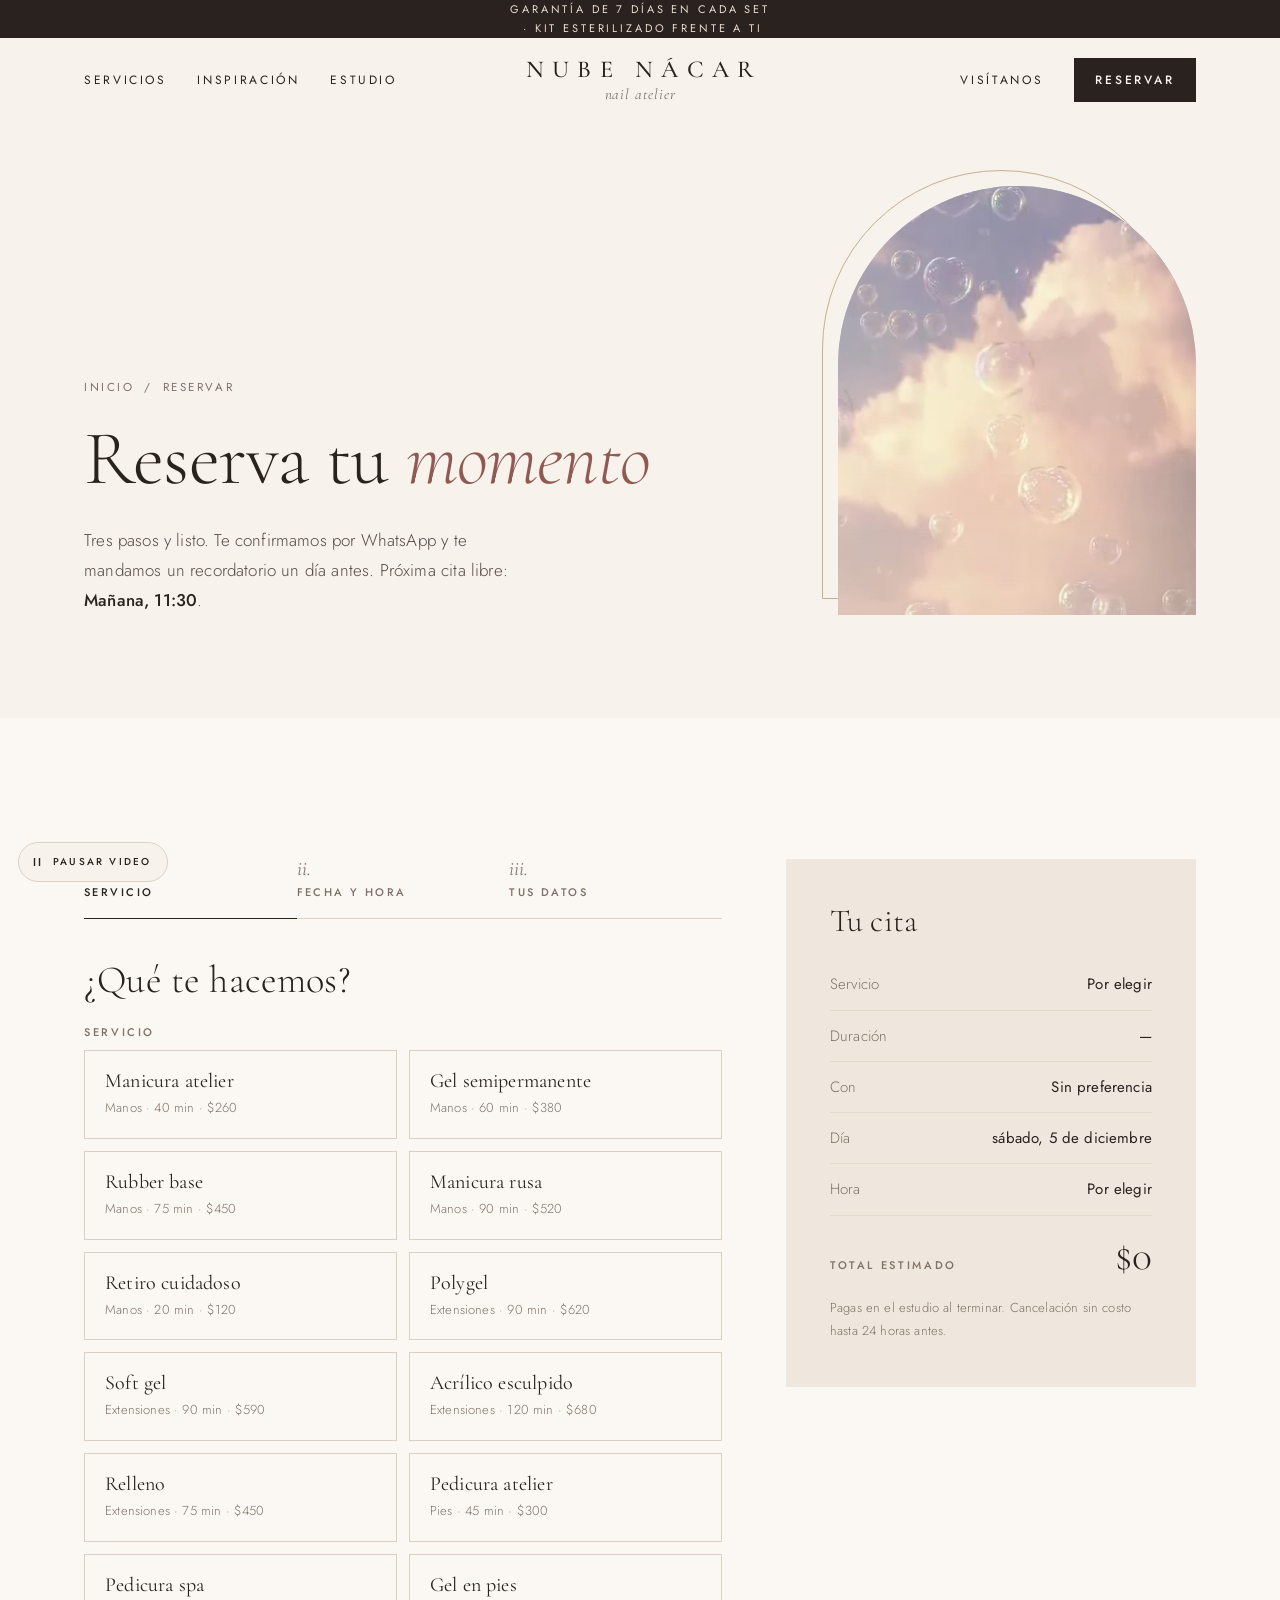
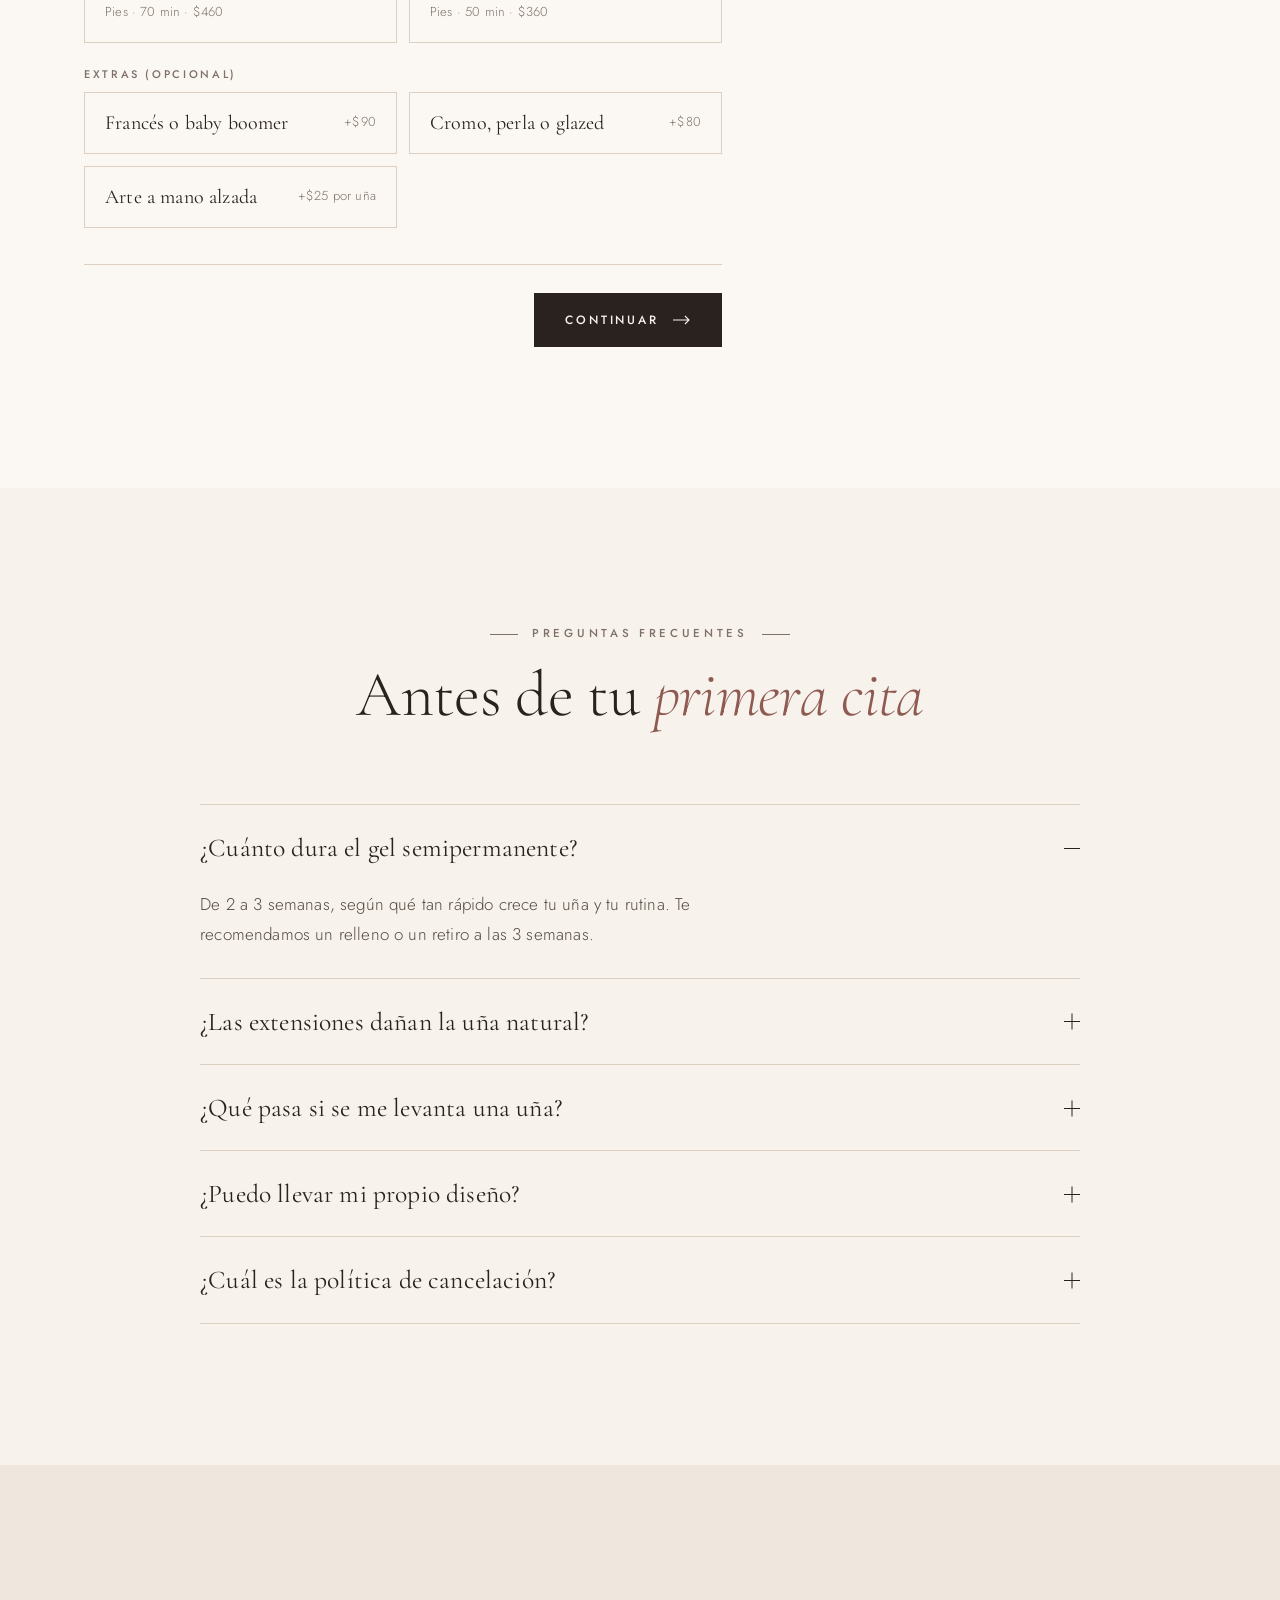
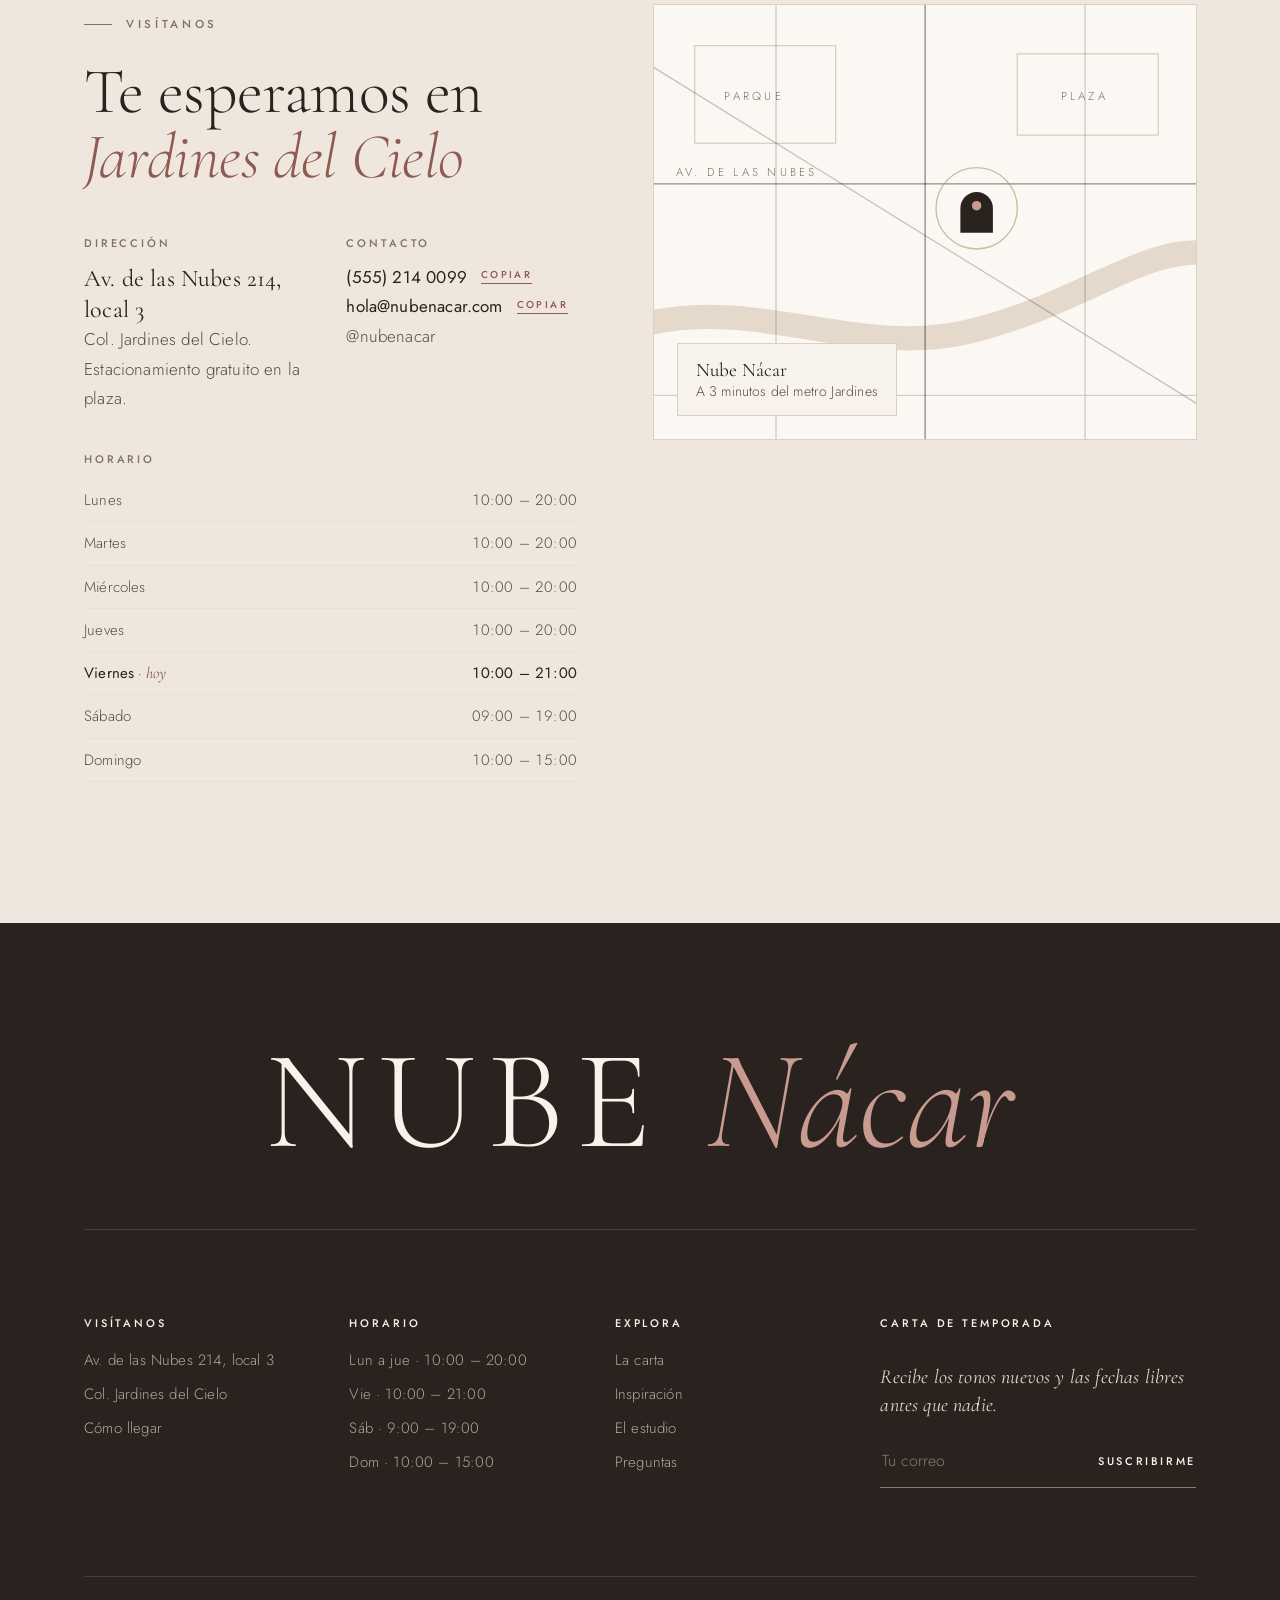
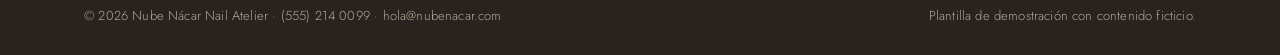
<file: reservar.html>
<!doctype html>
<html lang="es">
<head>
<meta charset="utf-8">
<meta name="viewport" content="width=device-width, initial-scale=1, viewport-fit=cover">
<title>Reservar · Nube Nácar Nail Atelier</title>
<meta name="description" content="Reserva tu cita en tres pasos. Te confirmamos por WhatsApp.">
<meta name="theme-color" content="#f7f2ec">
<link rel="icon" href="data:image/svg+xml,%3Csvg%20xmlns%3D%22http%3A%2F%2Fwww.w3.org%2F2000%2Fsvg%22%20viewBox%3D%220%200%2040%2048%22%3E%3Crect%20width%3D%2240%22%20height%3D%2248%22%20fill%3D%22%23f7f2ec%22%2F%3E%3Cpath%20d%3D%22M6%2046V20a14%2014%200%200%201%2028%200v26%22%20fill%3D%22none%22%20stroke%3D%22%232a221e%22%20stroke-width%3D%222.4%22%2F%3E%3Ccircle%20cx%3D%2220%22%20cy%3D%2215%22%20r%3D%224%22%20fill%3D%22%23c99a90%22%2F%3E%3C%2Fsvg%3E">
<link rel="preconnect" href="https://fonts.googleapis.com">
<link rel="preconnect" href="https://fonts.gstatic.com" crossorigin>
<link rel="stylesheet" href="https://fonts.googleapis.com/css2?family=Cormorant+Garamond:ital,wght@0,300;0,400;0,500;1,300;1,400&family=Jost:wght@300;400;500&display=swap">
<link rel="stylesheet" href="assets/css/estilos.css">
<script defer src="assets/js/datos.js"></script>
<script defer src="assets/js/comun.js"></script>
<script defer src="assets/js/anim.js"></script>
<script defer src="assets/js/reservar.js"></script>
</head>
<body class="page-reservar">
<a class="skip" href="#contenido">Saltar al contenido</a>
<div class="page-veil" aria-hidden="true"><span class="mark">Nube <em>Nácar</em></span></div>
<p class="bar">Garantía de 7 días en cada set<span class="bar-more">&nbsp;· Kit esterilizado frente a ti</span></p>
<header class="header" id="header">
  <div class="wrap header-in">
    <nav class="nav" aria-label="Principal">
      <a href="servicios.html">Servicios</a>
      <a href="inspiracion.html">Inspiración</a>
      <a href="estudio.html">Estudio</a>
    </nav>
    <a class="logo" href="index.html" aria-label="Nube Nácar Nail Atelier, inicio"><span class="logo-word">Nube Nácar</span><span class="logo-sub">nail atelier</span></a>
    <nav class="nav nav-r" aria-label="Reservas">
      <a href="reservar.html#visitanos">Visítanos</a>
      <a class="btn btn-solid btn-sm" href="reservar.html" aria-current="page">Reservar</a>
    </nav>
    <button class="menu-btn" id="menu-btn" type="button" aria-expanded="false" aria-controls="overlay"><span class="txt">Menú</span><i aria-hidden="true"></i></button>
  </div>
</header>
<div class="overlay" id="overlay" inert>
  <nav aria-label="Menú"><ol>
    <li><a href="index.html" style="--i:0"><span>01</span>Inicio</a></li>
    <li><a href="servicios.html" style="--i:1"><span>02</span>Servicios</a></li>
    <li><a href="inspiracion.html" style="--i:2"><span>03</span>Inspiración</a></li>
    <li><a href="estudio.html" style="--i:3"><span>04</span>Estudio</a></li>
    <li><a href="reservar.html" style="--i:4" aria-current="page"><span>05</span>Reservar</a></li>
  </ol></nav>
  <div class="overlay-foot"><span class="eyebrow">Visítanos</span><p>Av. de las Nubes 214, local 3 · Jardines del Cielo</p><p>(555) 214 0099 · Lun a sáb 10:00 – 20:00</p></div>
</div>

<main id="contenido">
<section class="page-head">
    <div class="wrap page-head-grid">
      <div>
        <nav class="crumbs" aria-label="Ruta"><a href="index.html">Inicio</a><span aria-hidden="true">/</span><span aria-current="page">Reservar</span></nav>
        <h1>Reserva tu <em>momento</em></h1>
        <p class="lede">Tres pasos y listo. Te confirmamos por WhatsApp y te mandamos un recordatorio un día antes. Próxima cita libre: <b data-next-slot>Mañana, 11:30</b>.</p>
      </div>
      <div class="arch-wrap">
        <span class="arch-line" aria-hidden="true"></span>
        <div class="arch" style="background-image:url(assets/img/cielo.jpg)">
        <video data-auto muted loop playsinline preload="metadata" poster="assets/img/cielo.jpg" disablepictureinpicture aria-hidden="true">
          <source src="assets/video/cielo.mp4" type="video/mp4">
          <source src="assets/video/cielo.webm" type="video/webm">
        </video>
        </div>
      </div>
    </div>
  </section>

  <section class="section bg-paper" id="reserva" aria-label="Formulario de reserva">
    <div class="wrap booking">
      <div>
        <ol class="stepper" id="stepper">
          <li><b>i.</b>Servicio</li>
          <li><b>ii.</b>Fecha y hora</li>
          <li><b>iii.</b>Tus datos</li>
        </ol>
        <form id="booking" novalidate>
          <p class="tone-pick" id="tone-pick" hidden><i aria-hidden="true"></i><span>Tono elegido: <b></b></span></p>
          <fieldset class="fstep">
            <legend>¿Qué te hacemos?</legend>
            <div><span class="group-label">Servicio</span><div class="choices" id="svc-choices"></div></div>
            <div><span class="group-label">Extras (opcional)</span><div class="choices extras" id="extra-choices"></div></div>
          </fieldset>
          <fieldset class="fstep" hidden>
            <legend>¿Cuándo vienes?</legend>
            <div class="fields">
              <div class="field"><label for="f-date">Fecha</label><input id="f-date" name="fecha" type="date" required></div>
              <div class="field"><label for="f-artist">Nail artist</label><select id="f-artist" name="artista"><option value="">Sin preferencia</option></select></div>
            </div>
            <div><span class="group-label" id="slots-lbl">Hora</span><div class="choices slots" id="slots" role="radiogroup" aria-labelledby="slots-lbl"></div><p class="err" id="slot-err" hidden>Elige una hora disponible.</p></div>
          </fieldset>
          <fieldset class="fstep" hidden>
            <legend>¿Cómo te contactamos?</legend>
            <div class="fields">
              <div class="field"><label for="f-name">Nombre</label><input id="f-name" name="nombre" type="text" autocomplete="name" required></div>
              <div class="field"><label for="f-phone">WhatsApp</label><input id="f-phone" name="telefono" type="tel" inputmode="tel" autocomplete="tel" placeholder="55 1234 5678" pattern="[0-9 +\-\(\)]{10,}" required></div>
              <div class="field full"><label for="f-notes">Notas o referencia</label><textarea id="f-notes" name="notas" placeholder="Forma, largo, tono o el diseño que te gustó"></textarea></div>
            </div>
            <p class="hint">Solo usamos tu número para confirmar la cita.</p>
          </fieldset>
          <div class="step-nav">
            <button class="btn btn-line" type="button" id="back" hidden>Atrás</button>
            <span></span>
            <button class="btn btn-solid" type="button" id="next">Continuar <svg viewBox="0 0 18 10" aria-hidden="true"><path d="M0 5h16M12 1l4 4-4 4" fill="none" stroke="currentColor" stroke-width="1.1"/></svg></button>
            <button class="btn btn-solid" type="submit" id="submit" hidden>Solicitar cita <svg viewBox="0 0 18 10" aria-hidden="true"><path d="M0 5h16M12 1l4 4-4 4" fill="none" stroke="currentColor" stroke-width="1.1"/></svg></button>
          </div>
        </form>
        <div class="done" id="done" hidden tabindex="-1">
          <p class="eyebrow">Solicitud lista</p>
          <h3 id="done-title">Gracias</h3>
          <p id="done-text"></p>
          <p class="demo">Esta página es una plantilla de demostración: no se envió ningún dato. Conecta este formulario a tu agenda o a WhatsApp Business.</p>
          <button class="u-link" type="button" id="again" style="border:0;cursor:pointer">Hacer otra reserva</button>
        </div>
      </div>
      <aside class="summary" aria-live="polite">
        <h3>Tu cita</h3>
        <dl class="sum-list">
          <div><dt>Servicio</dt><dd id="s-service">Por elegir</dd></div>
          <div><dt>Duración</dt><dd id="s-time">—</dd></div>
          <div><dt>Con</dt><dd id="s-artist">Sin preferencia</dd></div>
          <div><dt>Día</dt><dd id="s-date">—</dd></div>
          <div><dt>Hora</dt><dd id="s-slot">Por elegir</dd></div>
        </dl>
        <div class="sum-total"><span>Total estimado</span><b id="s-total">$0</b></div>
        <p class="sum-note">Pagas en el estudio al terminar. Cancelación sin costo hasta 24 horas antes.</p>
      </aside>
    </div>
  </section>

  <section class="section" id="preguntas" aria-labelledby="t-faq">
    <div class="wrap">
      <div class="head-center">
        <p class="eyebrow">Preguntas frecuentes</p>
        <h2 id="t-faq">Antes de tu <em>primera cita</em></h2>
      </div>
      <div class="faq">
        <details open><summary>¿Cuánto dura el gel semipermanente?<i aria-hidden="true"></i></summary><p>De 2 a 3 semanas, según qué tan rápido crece tu uña y tu rutina. Te recomendamos un relleno o un retiro a las 3 semanas.</p></details>
        <details><summary>¿Las extensiones dañan la uña natural?<i aria-hidden="true"></i></summary><p>No, si se aplican y se retiran bien. Preparamos la uña sin limar de más y el retiro siempre se hace en el estudio, nunca arrancando el producto.</p></details>
        <details><summary>¿Qué pasa si se me levanta una uña?<i aria-hidden="true"></i></summary><p>Tienes 7 días de garantía y la reparamos sin costo. Escríbenos con una foto y te apartamos un espacio.</p></details>
        <details><summary>¿Puedo llevar mi propio diseño?<i aria-hidden="true"></i></summary><p>Claro. Trae tus fotos de referencia: en el diagnóstico te decimos el tiempo y el precio exactos.</p></details>
        <details><summary>¿Cuál es la política de cancelación?<i aria-hidden="true"></i></summary><p>Puedes cambiar o cancelar sin costo hasta 24 horas antes. Con menos tiempo cobramos el 30% del servicio.</p></details>
      </div>
    </div>
  </section>

  <section class="section bg-sand" id="visitanos" aria-labelledby="t-visit">
    <div class="wrap visit">
      <div>
        <p class="eyebrow">Visítanos</p>
        <h2 id="t-visit" style="margin-block:24px 48px">Te esperamos en <em>Jardines del Cielo</em></h2>
        <div class="visit-info">
          <div><h3>Dirección</h3><address><span class="big">Av. de las Nubes 214, local 3</span>Col. Jardines del Cielo. Estacionamiento gratuito en la plaza.</address></div>
          <div><h3>Contacto</h3>
            <p class="copy-row"><b id="phone">(555) 214 0099</b><button class="copy" type="button" data-copy="phone">Copiar</button></p>
            <p class="copy-row"><b id="mail">hola@nubenacar.com</b><button class="copy" type="button" data-copy="mail">Copiar</button></p>
            <p>@nubenacar</p>
          </div>
          <div style="grid-column:1/-1"><h3>Horario</h3><table class="hours" id="hours"><tbody></tbody></table></div>
        </div>
      </div>
      <div class="map reveal" role="img" aria-label="Mapa ilustrado: el estudio está sobre Av. de las Nubes, frente al parque">
        <svg viewBox="0 0 400 320" preserveAspectRatio="xMidYMid slice" aria-hidden="true">
          <rect width="400" height="320" fill="#fbf8f4"/>
          <path d="M-10 236C80 214 150 262 236 240s128-66 180-56" fill="none" stroke="#e5d9cb" stroke-width="18" stroke-linecap="round"/>
          <rect x="30" y="30" width="104" height="72" fill="none" stroke="#dcd0c2"/>
          <rect x="268" y="36" width="104" height="60" fill="none" stroke="#dcd0c2"/>
          <g fill="none" stroke="#2a221e" stroke-opacity=".5"><path d="M-10 132H410"/><path d="M200 -10V330"/><path d="M-10 40 410 300" stroke-opacity=".25"/><path d="M90 -10V330M318 -10V330M-10 288H410" stroke-opacity=".2"/></g>
          <g font-family="Jost, sans-serif" font-size="8.5" letter-spacing="2.4" fill="#7f7167"><text x="16" y="126">AV. DE LAS NUBES</text><text x="52" y="70">PARQUE</text><text x="300" y="70">PLAZA</text></g>
          <circle cx="238" cy="150" r="30" fill="none" stroke="#b39468" stroke-opacity=".6"/>
          <path d="M226 168V150a12 12 0 0 1 24 0v18Z" fill="#2a221e"/><circle cx="238" cy="148" r="3.5" fill="#c99a90"/>
        </svg>
        <p class="map-tag"><b>Nube Nácar</b>A 3 minutos del metro Jardines</p>
      </div>
    </div>
  </section>
</main>

<footer class="footer">
  <div class="wrap">
    <p class="footer-word" aria-hidden="true">Nube <em>Nácar</em></p>
    <div class="footer-grid">
      <div><h4>Visítanos</h4><ul><li>Av. de las Nubes 214, local 3</li><li>Col. Jardines del Cielo</li><li><a href="reservar.html#visitanos">Cómo llegar</a></li></ul></div>
      <div><h4>Horario</h4><ul><li>Lun a jue · 10:00 – 20:00</li><li>Vie · 10:00 – 21:00</li><li>Sáb · 9:00 – 19:00</li><li>Dom · 10:00 – 15:00</li></ul></div>
      <div><h4>Explora</h4><ul><li><a href="servicios.html">La carta</a></li><li><a href="inspiracion.html">Inspiración</a></li><li><a href="estudio.html">El estudio</a></li><li><a href="reservar.html#preguntas">Preguntas</a></li></ul></div>
      <div class="news">
        <h4>Carta de temporada</h4>
        <p>Recibe los tonos nuevos y las fechas libres antes que nadie.</p>
        <form data-news novalidate><input id="news-mail" type="email" placeholder="Tu correo" autocomplete="email" required aria-label="Tu correo"><button type="submit">Suscribirme</button></form>
        <p class="ok" hidden>Gracias. (Demostración: no se guardó ningún dato.)</p>
      </div>
    </div>
    <div class="footer-bottom"><span>© <span data-year>2026</span> Nube Nácar Nail Atelier · (555) 214 0099 · hola@nubenacar.com</span><span>Plantilla de demostración con contenido ficticio.</span></div>
  </div>
</footer>

<button class="motion-btn" id="motion-btn" type="button" aria-pressed="true">
  <svg class="pause" viewBox="0 0 12 12" aria-hidden="true"><path d="M3.5 2v8M8.5 2v8" stroke="currentColor" stroke-width="1.4"/></svg><svg class="play" viewBox="0 0 12 12" aria-hidden="true"><path d="M3 1.8 10 6 3 10.2Z" fill="currentColor"/></svg>
  <span class="txt">Pausar video</span>
</button>
<div class="toast" id="toast" role="status"></div>
</body>
</html>
</file>
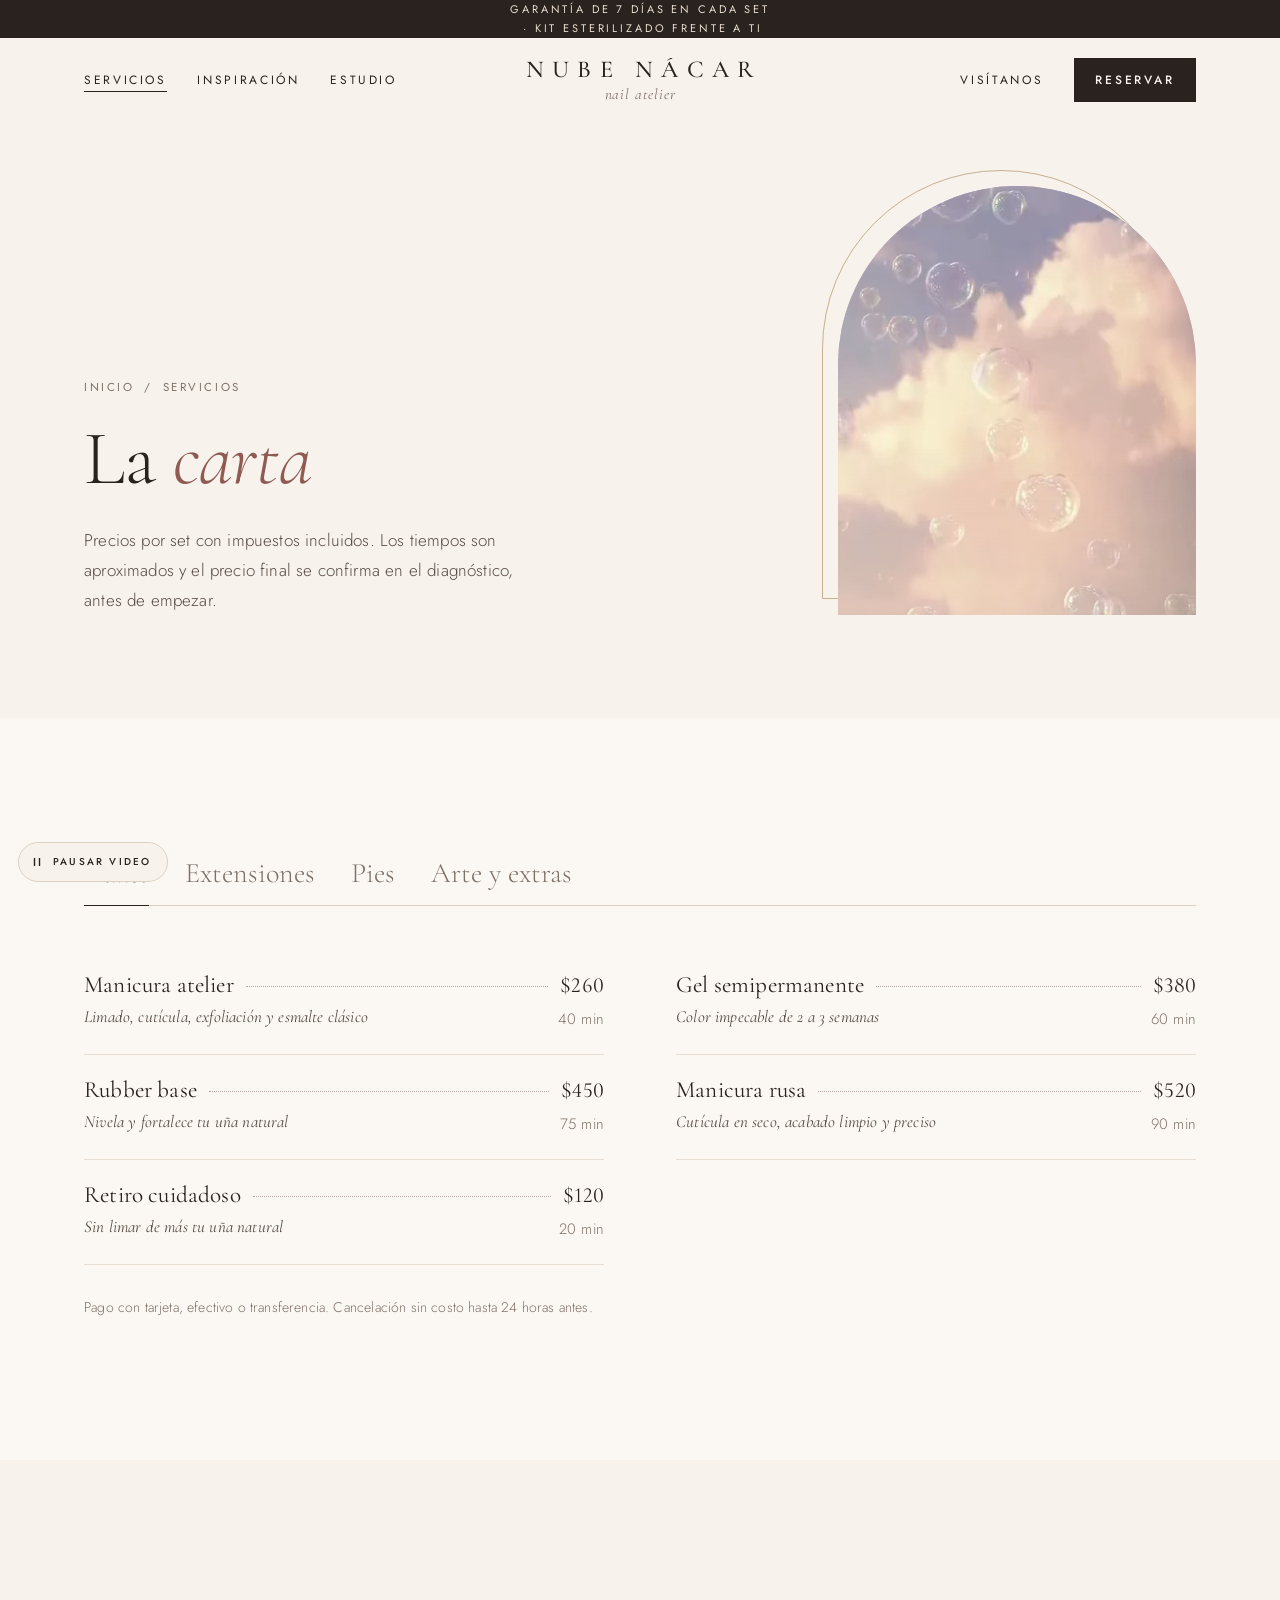
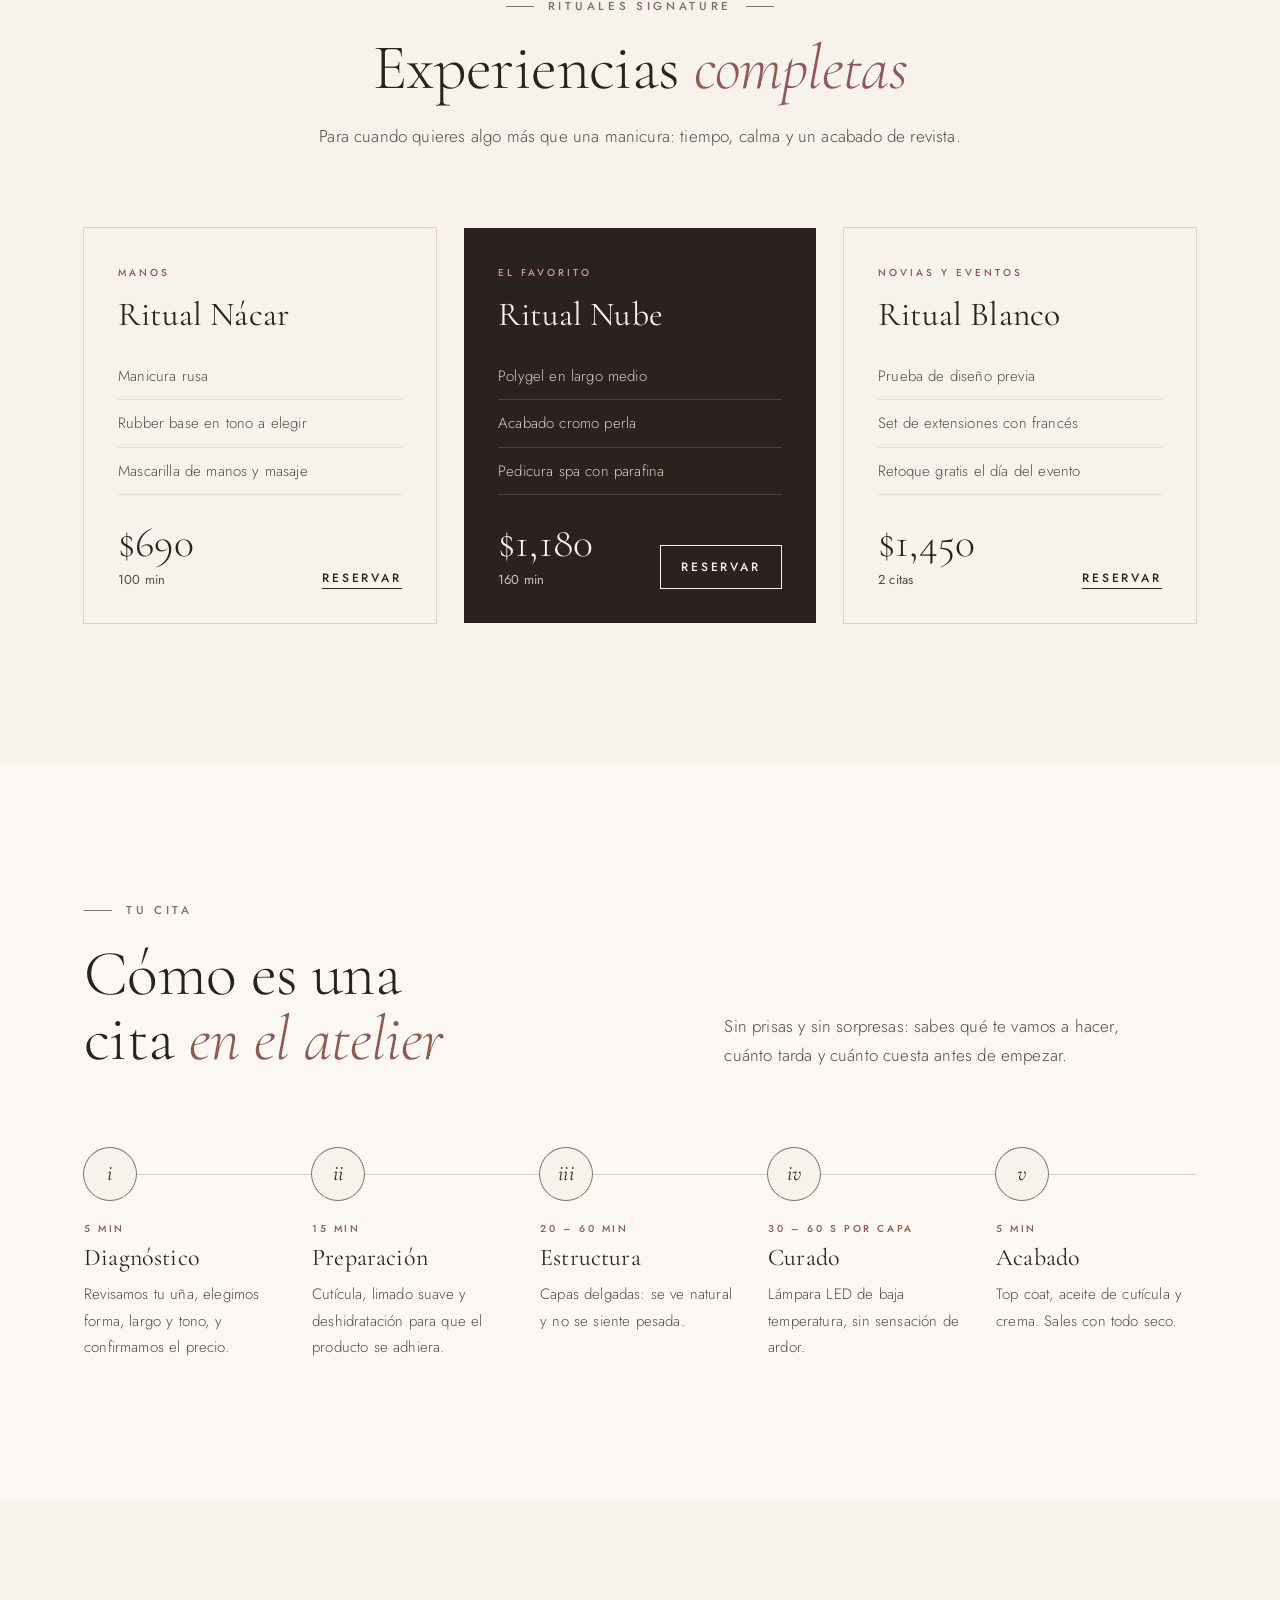
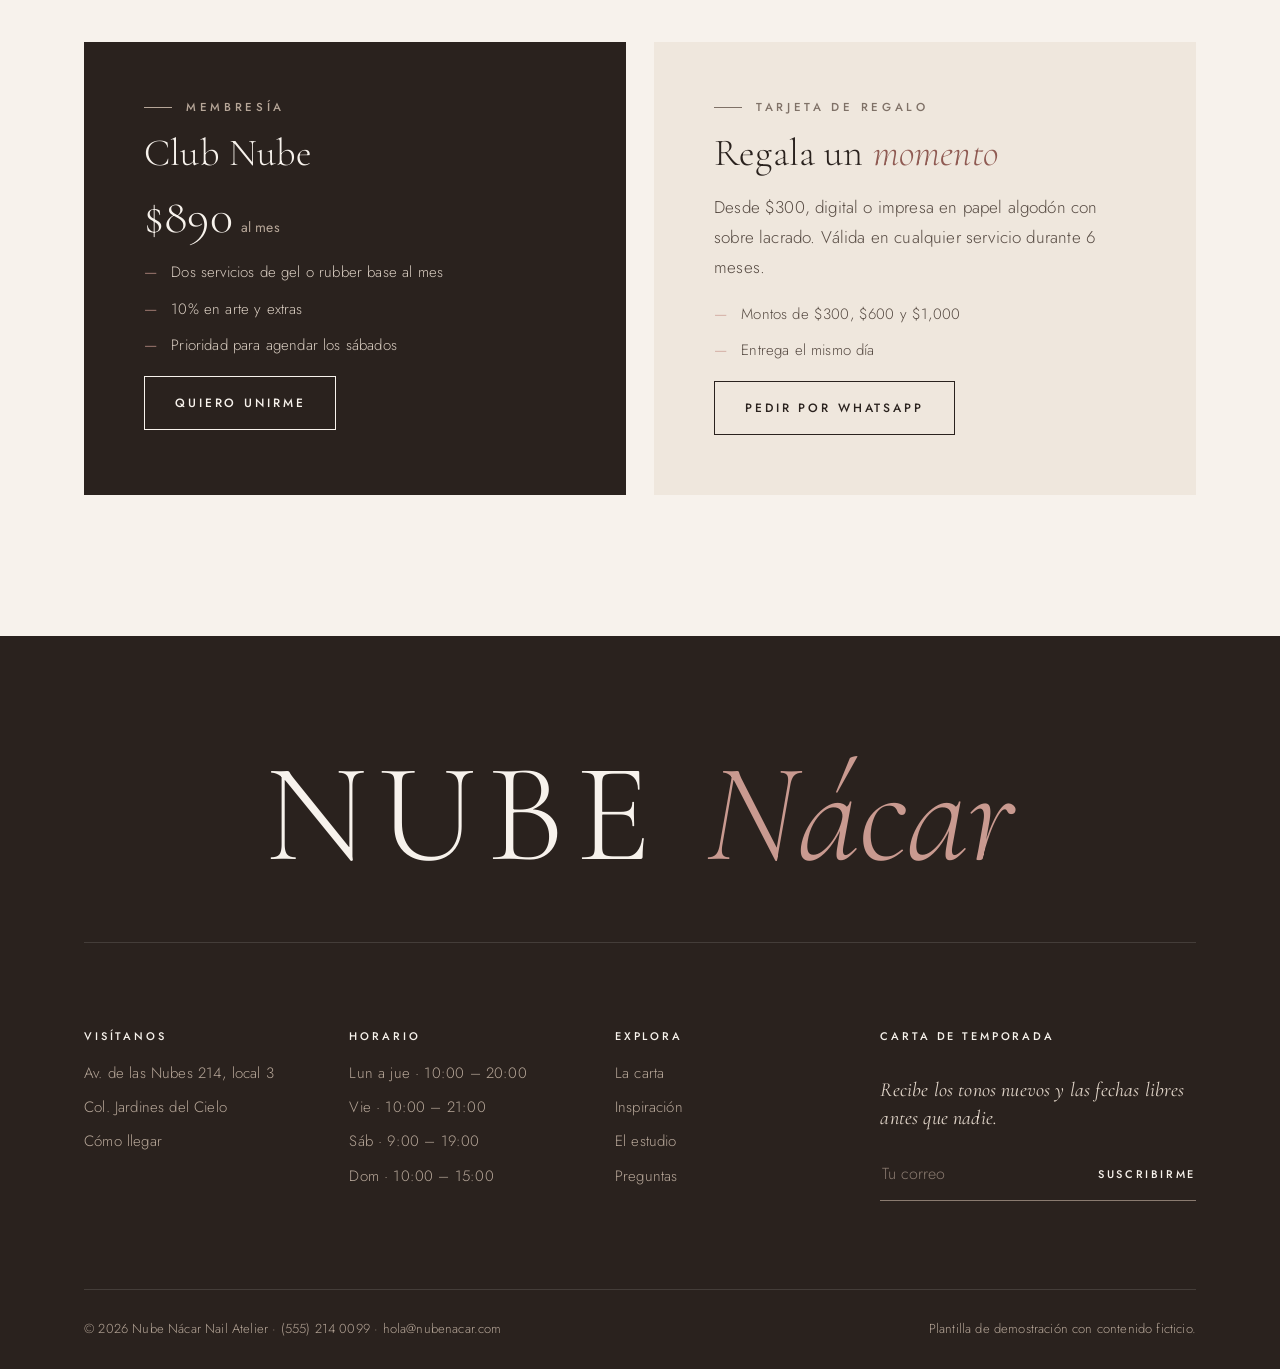
<file: servicios.html>
<!doctype html>
<html lang="es">
<head>
<meta charset="utf-8">
<meta name="viewport" content="width=device-width, initial-scale=1, viewport-fit=cover">
<title>La carta · Nube Nácar Nail Atelier</title>
<meta name="description" content="Carta de servicios y precios: manicura, gel, rubber base, polygel, acrílico, pedicura spa y arte.">
<meta name="theme-color" content="#f7f2ec">
<link rel="icon" href="data:image/svg+xml,%3Csvg%20xmlns%3D%22http%3A%2F%2Fwww.w3.org%2F2000%2Fsvg%22%20viewBox%3D%220%200%2040%2048%22%3E%3Crect%20width%3D%2240%22%20height%3D%2248%22%20fill%3D%22%23f7f2ec%22%2F%3E%3Cpath%20d%3D%22M6%2046V20a14%2014%200%200%201%2028%200v26%22%20fill%3D%22none%22%20stroke%3D%22%232a221e%22%20stroke-width%3D%222.4%22%2F%3E%3Ccircle%20cx%3D%2220%22%20cy%3D%2215%22%20r%3D%224%22%20fill%3D%22%23c99a90%22%2F%3E%3C%2Fsvg%3E">
<link rel="preconnect" href="https://fonts.googleapis.com">
<link rel="preconnect" href="https://fonts.gstatic.com" crossorigin>
<link rel="stylesheet" href="https://fonts.googleapis.com/css2?family=Cormorant+Garamond:ital,wght@0,300;0,400;0,500;1,300;1,400&family=Jost:wght@300;400;500&display=swap">
<link rel="stylesheet" href="assets/css/estilos.css">
<script defer src="assets/js/datos.js"></script>
<script defer src="assets/js/comun.js"></script>
<script defer src="assets/js/anim.js"></script>
<script defer src="assets/js/servicios.js"></script>
</head>
<body class="page-servicios">
<a class="skip" href="#contenido">Saltar al contenido</a>
<div class="page-veil" aria-hidden="true"><span class="mark">Nube <em>Nácar</em></span></div>
<p class="bar">Garantía de 7 días en cada set<span class="bar-more">&nbsp;· Kit esterilizado frente a ti</span></p>
<header class="header" id="header">
  <div class="wrap header-in">
    <nav class="nav" aria-label="Principal">
      <a href="servicios.html" aria-current="page">Servicios</a>
      <a href="inspiracion.html">Inspiración</a>
      <a href="estudio.html">Estudio</a>
    </nav>
    <a class="logo" href="index.html" aria-label="Nube Nácar Nail Atelier, inicio"><span class="logo-word">Nube Nácar</span><span class="logo-sub">nail atelier</span></a>
    <nav class="nav nav-r" aria-label="Reservas">
      <a href="reservar.html#visitanos">Visítanos</a>
      <a class="btn btn-solid btn-sm" href="reservar.html">Reservar</a>
    </nav>
    <button class="menu-btn" id="menu-btn" type="button" aria-expanded="false" aria-controls="overlay"><span class="txt">Menú</span><i aria-hidden="true"></i></button>
  </div>
</header>
<div class="overlay" id="overlay" inert>
  <nav aria-label="Menú"><ol>
    <li><a href="index.html" style="--i:0"><span>01</span>Inicio</a></li>
    <li><a href="servicios.html" style="--i:1" aria-current="page"><span>02</span>Servicios</a></li>
    <li><a href="inspiracion.html" style="--i:2"><span>03</span>Inspiración</a></li>
    <li><a href="estudio.html" style="--i:3"><span>04</span>Estudio</a></li>
    <li><a href="reservar.html" style="--i:4"><span>05</span>Reservar</a></li>
  </ol></nav>
  <div class="overlay-foot"><span class="eyebrow">Visítanos</span><p>Av. de las Nubes 214, local 3 · Jardines del Cielo</p><p>(555) 214 0099 · Lun a sáb 10:00 – 20:00</p></div>
</div>

<main id="contenido">
<section class="page-head">
    <div class="wrap page-head-grid">
      <div>
        <nav class="crumbs" aria-label="Ruta"><a href="index.html">Inicio</a><span aria-hidden="true">/</span><span aria-current="page">Servicios</span></nav>
        <h1>La <em>carta</em></h1>
        <p class="lede">Precios por set con impuestos incluidos. Los tiempos son aproximados y el precio final se confirma en el diagnóstico, antes de empezar.</p>
      </div>
      <div class="arch-wrap">
        <span class="arch-line" aria-hidden="true"></span>
        <div class="arch" style="background-image:url(assets/img/cielo.jpg)">
        <video data-auto muted loop playsinline preload="metadata" poster="assets/img/cielo.jpg" disablepictureinpicture aria-hidden="true">
          <source src="assets/video/cielo.mp4" type="video/mp4">
          <source src="assets/video/cielo.webm" type="video/webm">
        </video>
        </div>
      </div>
    </div>
  </section>

  <section class="section bg-paper" id="carta" aria-label="Carta de servicios">
    <div class="wrap">
      <div class="tabs" id="tabs" role="tablist" aria-label="Categorías"></div>
      <ul class="menu-list" id="menu-list" role="tabpanel"></ul>
      <p class="menu-note">Pago con tarjeta, efectivo o transferencia. Cancelación sin costo hasta 24 horas antes.</p>
    </div>
  </section>

  <section class="section" aria-labelledby="t-signature">
    <div class="wrap">
      <div class="head-center">
        <p class="eyebrow">Rituales signature</p>
        <h2 id="t-signature">Experiencias <em>completas</em></h2>
        <p>Para cuando quieres algo más que una manicura: tiempo, calma y un acabado de revista.</p>
      </div>
      <div class="signature">
        <article class="sig reveal">
          <p class="sig-tag">Manos</p><h3>Ritual Nácar</h3>
          <ul><li>Manicura rusa</li><li>Rubber base en tono a elegir</li><li>Mascarilla de manos y masaje</li></ul>
          <div class="sig-foot"><p class="sig-price">$690<small>100 min</small></p><a class="u-link" href="reservar.html?servicio=rusa&amp;nota=Ritual%20N%C3%A1car">Reservar</a></div>
        </article>
        <article class="sig featured reveal">
          <p class="sig-tag">El favorito</p><h3>Ritual Nube</h3>
          <ul><li>Polygel en largo medio</li><li>Acabado cromo perla</li><li>Pedicura spa con parafina</li></ul>
          <div class="sig-foot"><p class="sig-price">$1,180<small>160 min</small></p><a class="btn btn-light btn-sm" href="reservar.html?servicio=polygel&amp;nota=Ritual%20Nube">Reservar</a></div>
        </article>
        <article class="sig reveal">
          <p class="sig-tag">Novias y eventos</p><h3>Ritual Blanco</h3>
          <ul><li>Prueba de diseño previa</li><li>Set de extensiones con francés</li><li>Retoque gratis el día del evento</li></ul>
          <div class="sig-foot"><p class="sig-price">$1,450<small>2 citas</small></p><a class="u-link" href="reservar.html?servicio=softgel&amp;nota=Ritual%20Blanco">Reservar</a></div>
        </article>
      </div>
    </div>
  </section>

  <section class="section bg-paper" aria-labelledby="t-cita">
    <div class="wrap">
      <div class="head-row">
        <p class="eyebrow">Tu cita</p>
        <h2 id="t-cita">Cómo es una cita <em>en el atelier</em></h2>
        <p>Sin prisas y sin sorpresas: sabes qué te vamos a hacer, cuánto tarda y cuánto cuesta antes de empezar.</p>
      </div>
      <ol class="timeline">
        <li class="reveal"><span class="num">i</span><small>5 min</small><h3>Diagnóstico</h3><p>Revisamos tu uña, elegimos forma, largo y tono, y confirmamos el precio.</p></li>
        <li class="reveal"><span class="num">ii</span><small>15 min</small><h3>Preparación</h3><p>Cutícula, limado suave y deshidratación para que el producto se adhiera.</p></li>
        <li class="reveal"><span class="num">iii</span><small>20 – 60 min</small><h3>Estructura</h3><p>Capas delgadas: se ve natural y no se siente pesada.</p></li>
        <li class="reveal"><span class="num">iv</span><small>30 – 60 s por capa</small><h3>Curado</h3><p>Lámpara LED de baja temperatura, sin sensación de ardor.</p></li>
        <li class="reveal"><span class="num">v</span><small>5 min</small><h3>Acabado</h3><p>Top coat, aceite de cutícula y crema. Sales con todo seco.</p></li>
      </ol>
    </div>
  </section>

  <section class="section" aria-label="Membresía y tarjeta de regalo">
    <div class="wrap duo">
      <article class="duo-card dark reveal" id="club">
        <p class="eyebrow">Membresía</p>
        <h3>Club Nube</h3>
        <p class="price">$890<small>al mes</small></p>
        <ul class="ticks"><li>Dos servicios de gel o rubber base al mes</li><li>10% en arte y extras</li><li>Prioridad para agendar los sábados</li></ul>
        <div><a class="btn btn-light" href="reservar.html?servicio=gel&amp;nota=Me%20interesa%20el%20Club%20Nube.">Quiero unirme</a></div>
      </article>
      <article class="duo-card reveal">
        <p class="eyebrow">Tarjeta de regalo</p>
        <h3>Regala un <em>momento</em></h3>
        <p>Desde $300, digital o impresa en papel algodón con sobre lacrado. Válida en cualquier servicio durante 6 meses.</p>
        <ul class="ticks"><li>Montos de $300, $600 y $1,000</li><li>Entrega el mismo día</li></ul>
        <div><a class="btn btn-line" href="reservar.html#visitanos">Pedir por WhatsApp</a></div>
      </article>
    </div>
  </section>
</main>

<footer class="footer">
  <div class="wrap">
    <p class="footer-word" aria-hidden="true">Nube <em>Nácar</em></p>
    <div class="footer-grid">
      <div><h4>Visítanos</h4><ul><li>Av. de las Nubes 214, local 3</li><li>Col. Jardines del Cielo</li><li><a href="reservar.html#visitanos">Cómo llegar</a></li></ul></div>
      <div><h4>Horario</h4><ul><li>Lun a jue · 10:00 – 20:00</li><li>Vie · 10:00 – 21:00</li><li>Sáb · 9:00 – 19:00</li><li>Dom · 10:00 – 15:00</li></ul></div>
      <div><h4>Explora</h4><ul><li><a href="servicios.html">La carta</a></li><li><a href="inspiracion.html">Inspiración</a></li><li><a href="estudio.html">El estudio</a></li><li><a href="reservar.html#preguntas">Preguntas</a></li></ul></div>
      <div class="news">
        <h4>Carta de temporada</h4>
        <p>Recibe los tonos nuevos y las fechas libres antes que nadie.</p>
        <form data-news novalidate><input id="news-mail" type="email" placeholder="Tu correo" autocomplete="email" required aria-label="Tu correo"><button type="submit">Suscribirme</button></form>
        <p class="ok" hidden>Gracias. (Demostración: no se guardó ningún dato.)</p>
      </div>
    </div>
    <div class="footer-bottom"><span>© <span data-year>2026</span> Nube Nácar Nail Atelier · (555) 214 0099 · hola@nubenacar.com</span><span>Plantilla de demostración con contenido ficticio.</span></div>
  </div>
</footer>

<button class="motion-btn" id="motion-btn" type="button" aria-pressed="true">
  <svg class="pause" viewBox="0 0 12 12" aria-hidden="true"><path d="M3.5 2v8M8.5 2v8" stroke="currentColor" stroke-width="1.4"/></svg><svg class="play" viewBox="0 0 12 12" aria-hidden="true"><path d="M3 1.8 10 6 3 10.2Z" fill="currentColor"/></svg>
  <span class="txt">Pausar video</span>
</button>
<a class="btn btn-solid book-fab" id="book-fab" href="reservar.html">Reservar</a>
<div class="toast" id="toast" role="status"></div>
</body>
</html>
</file>
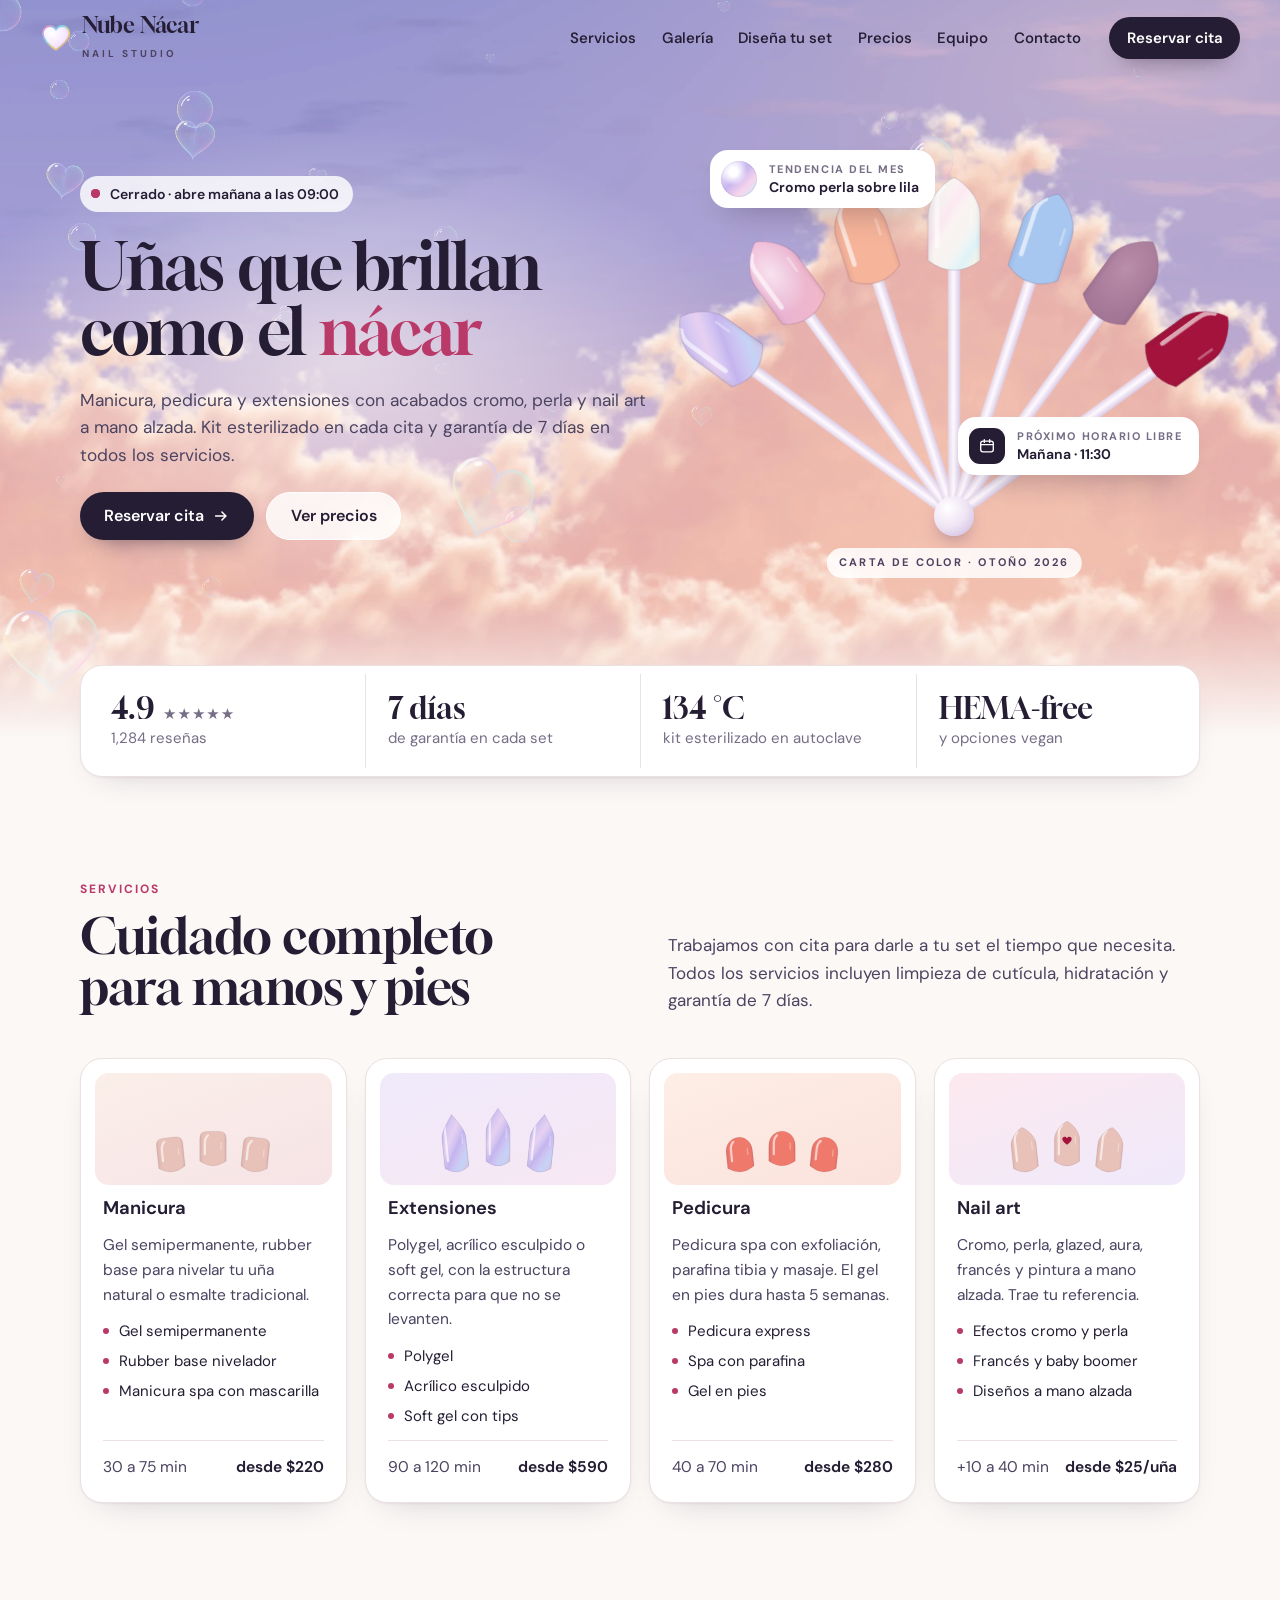
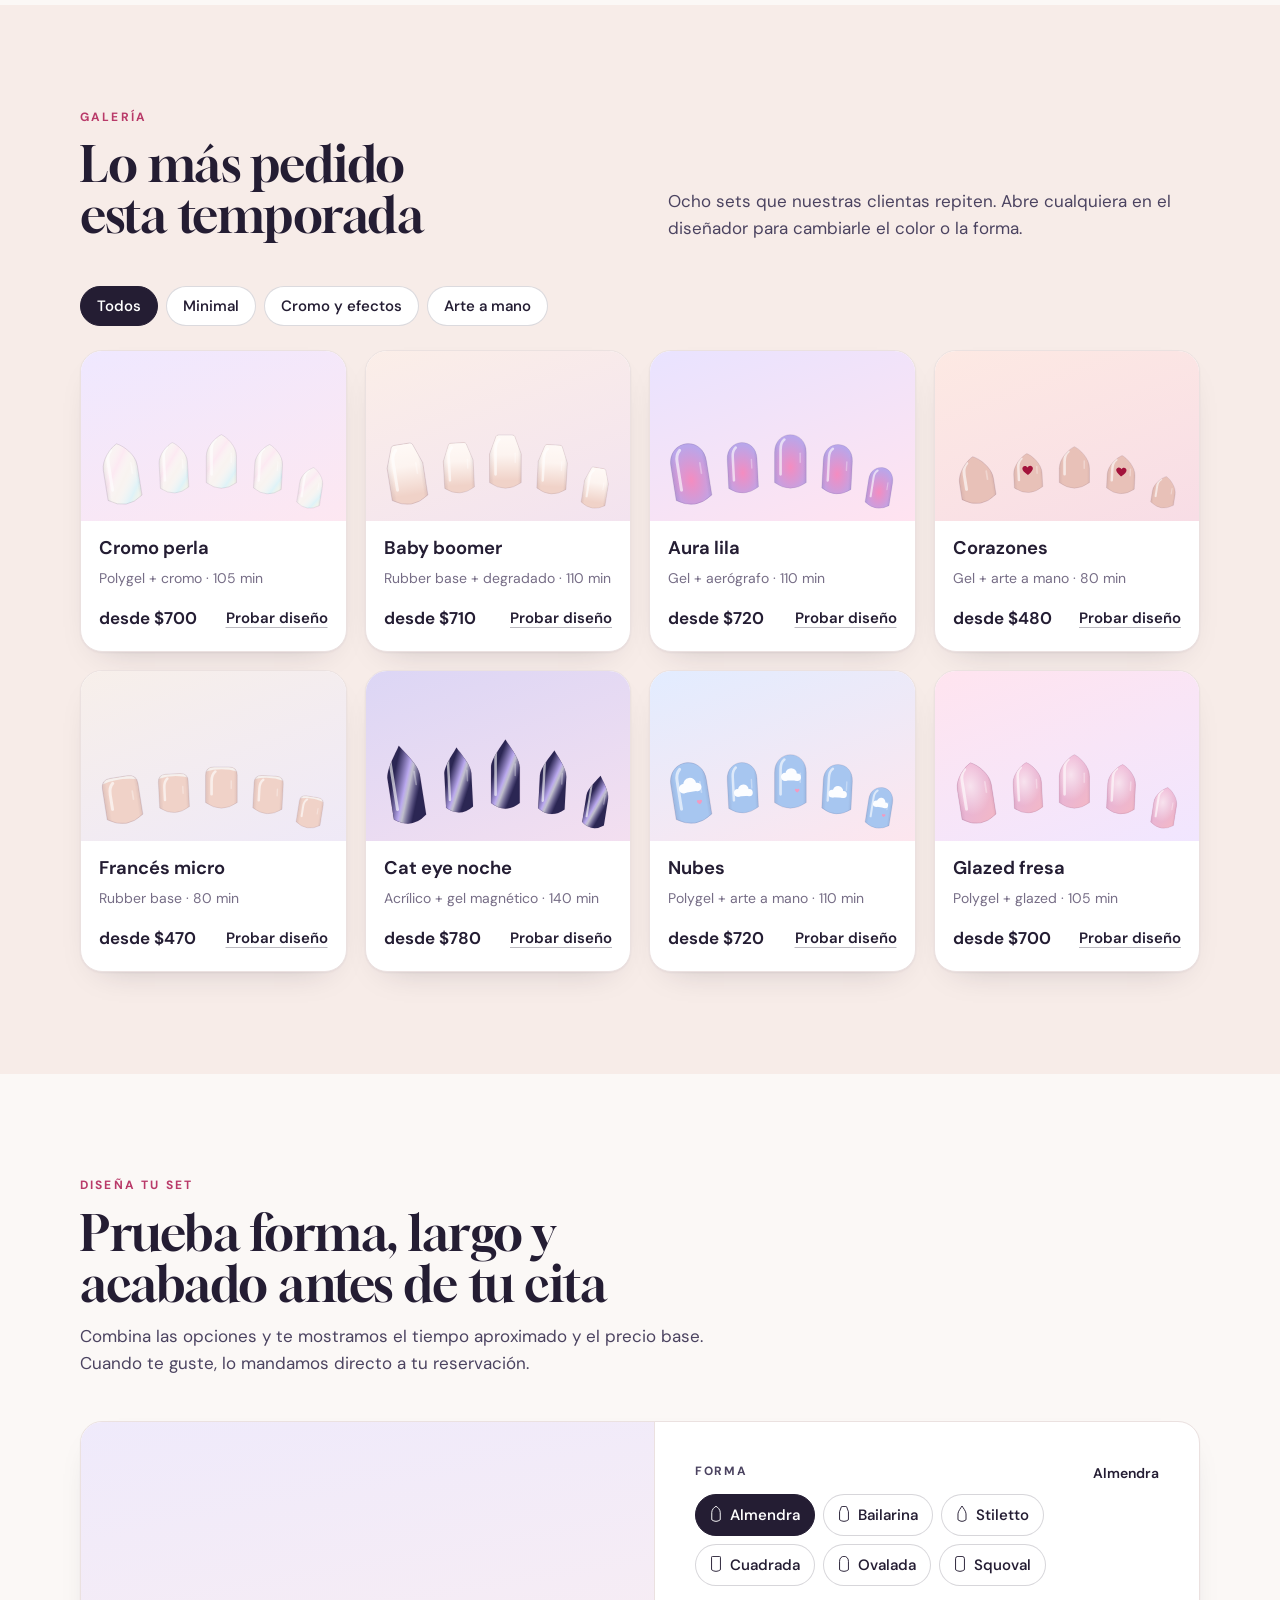
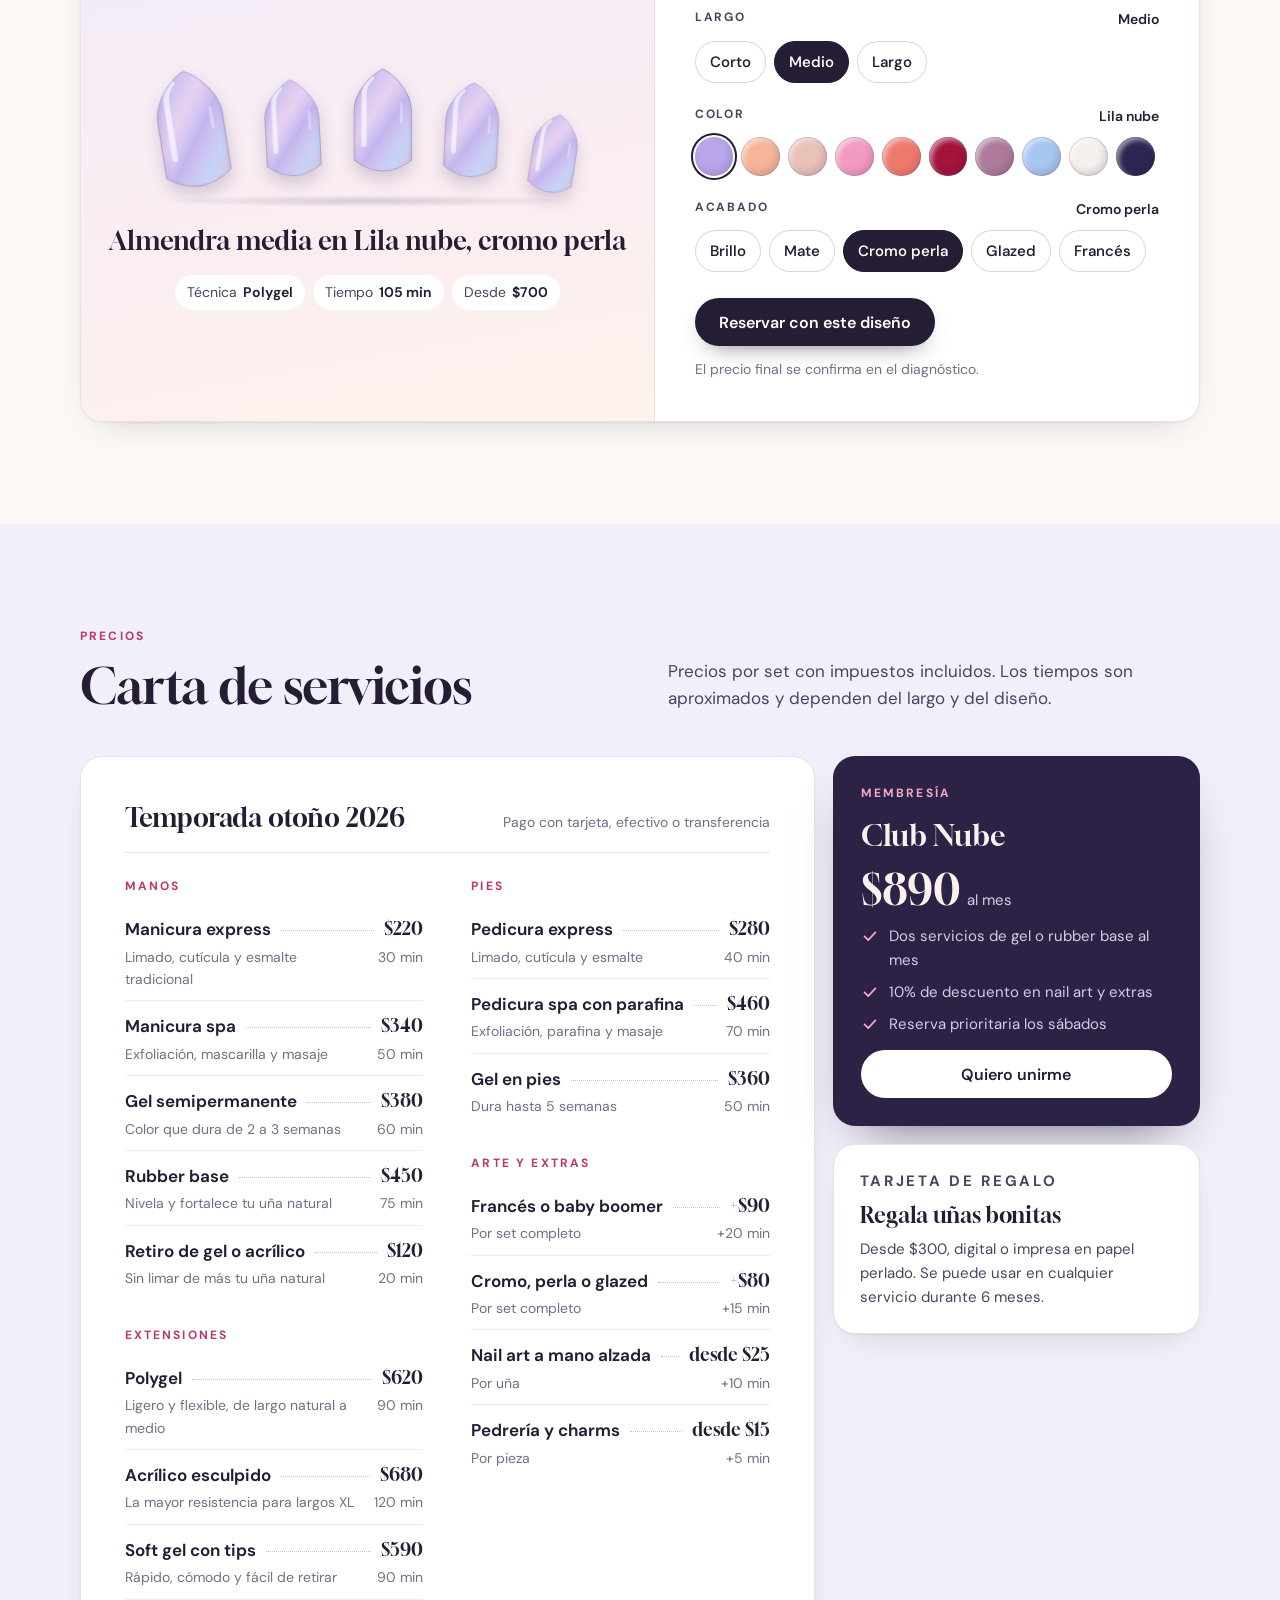
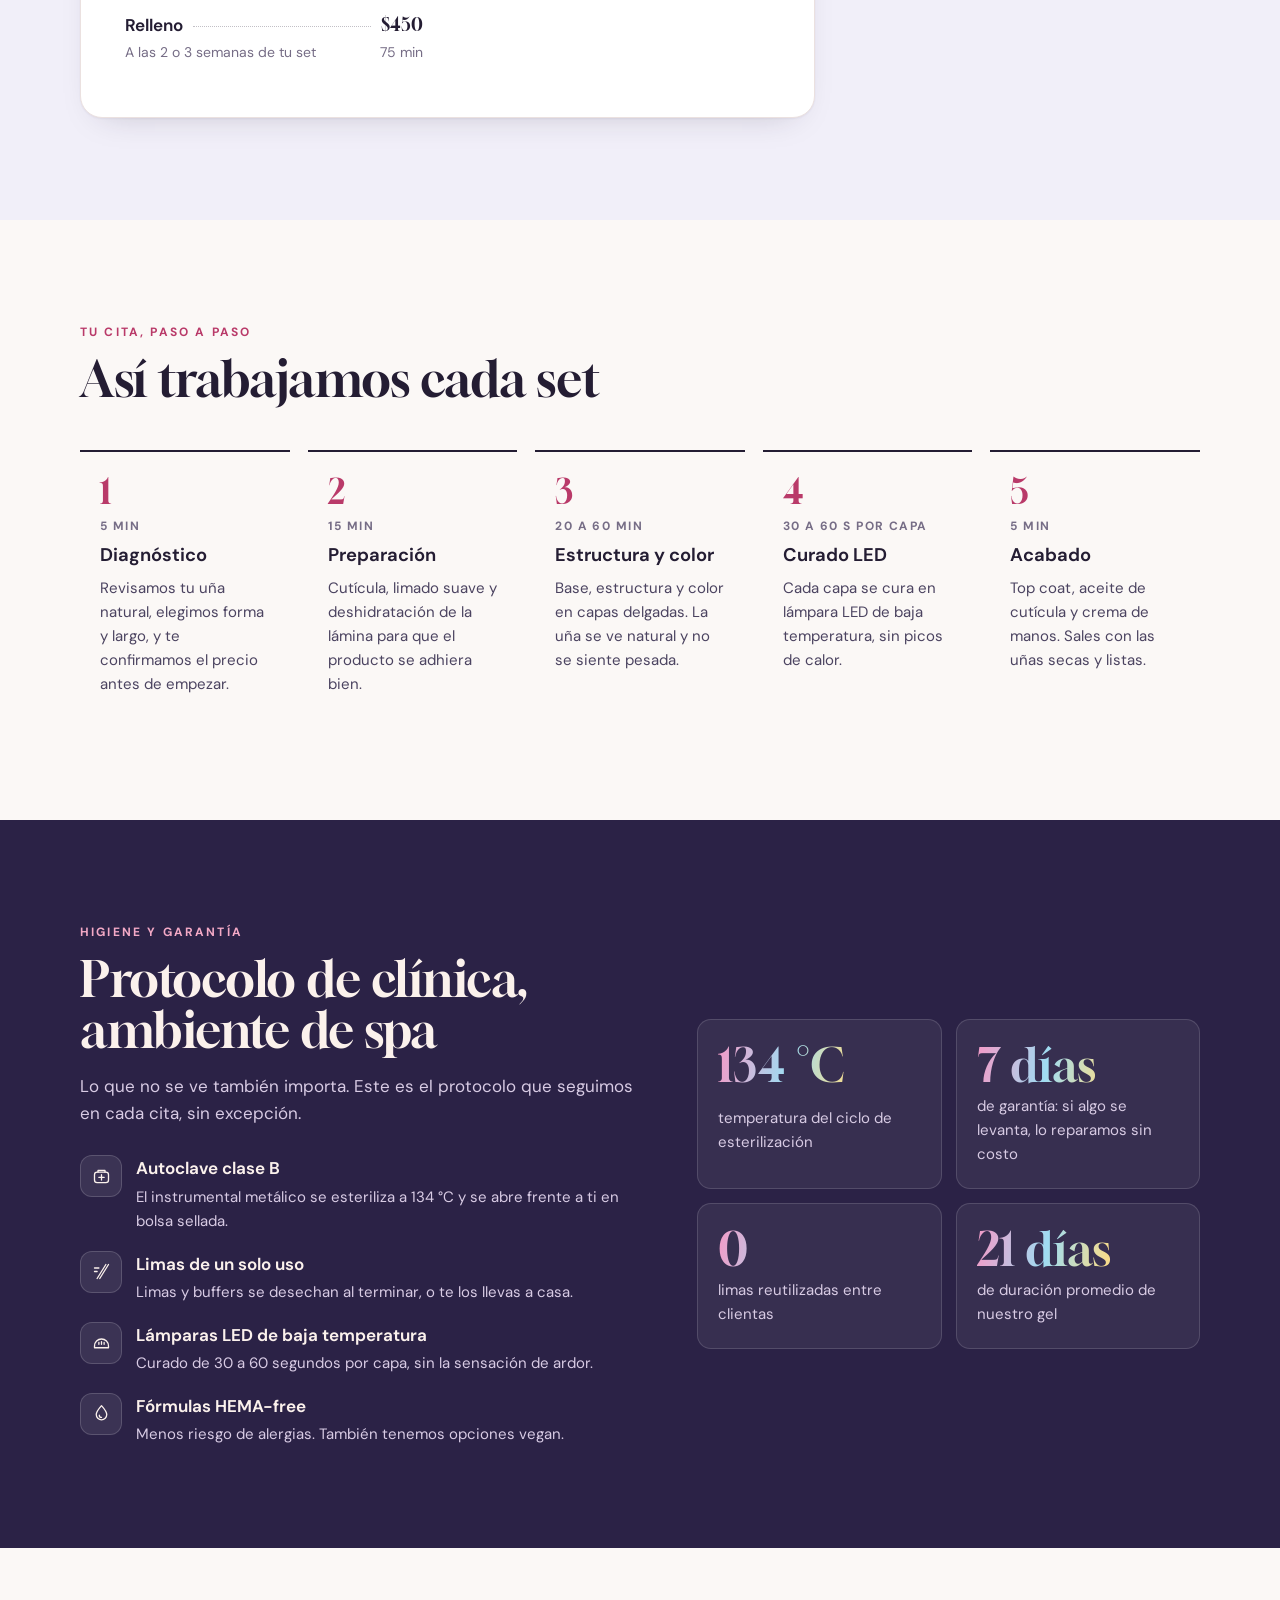
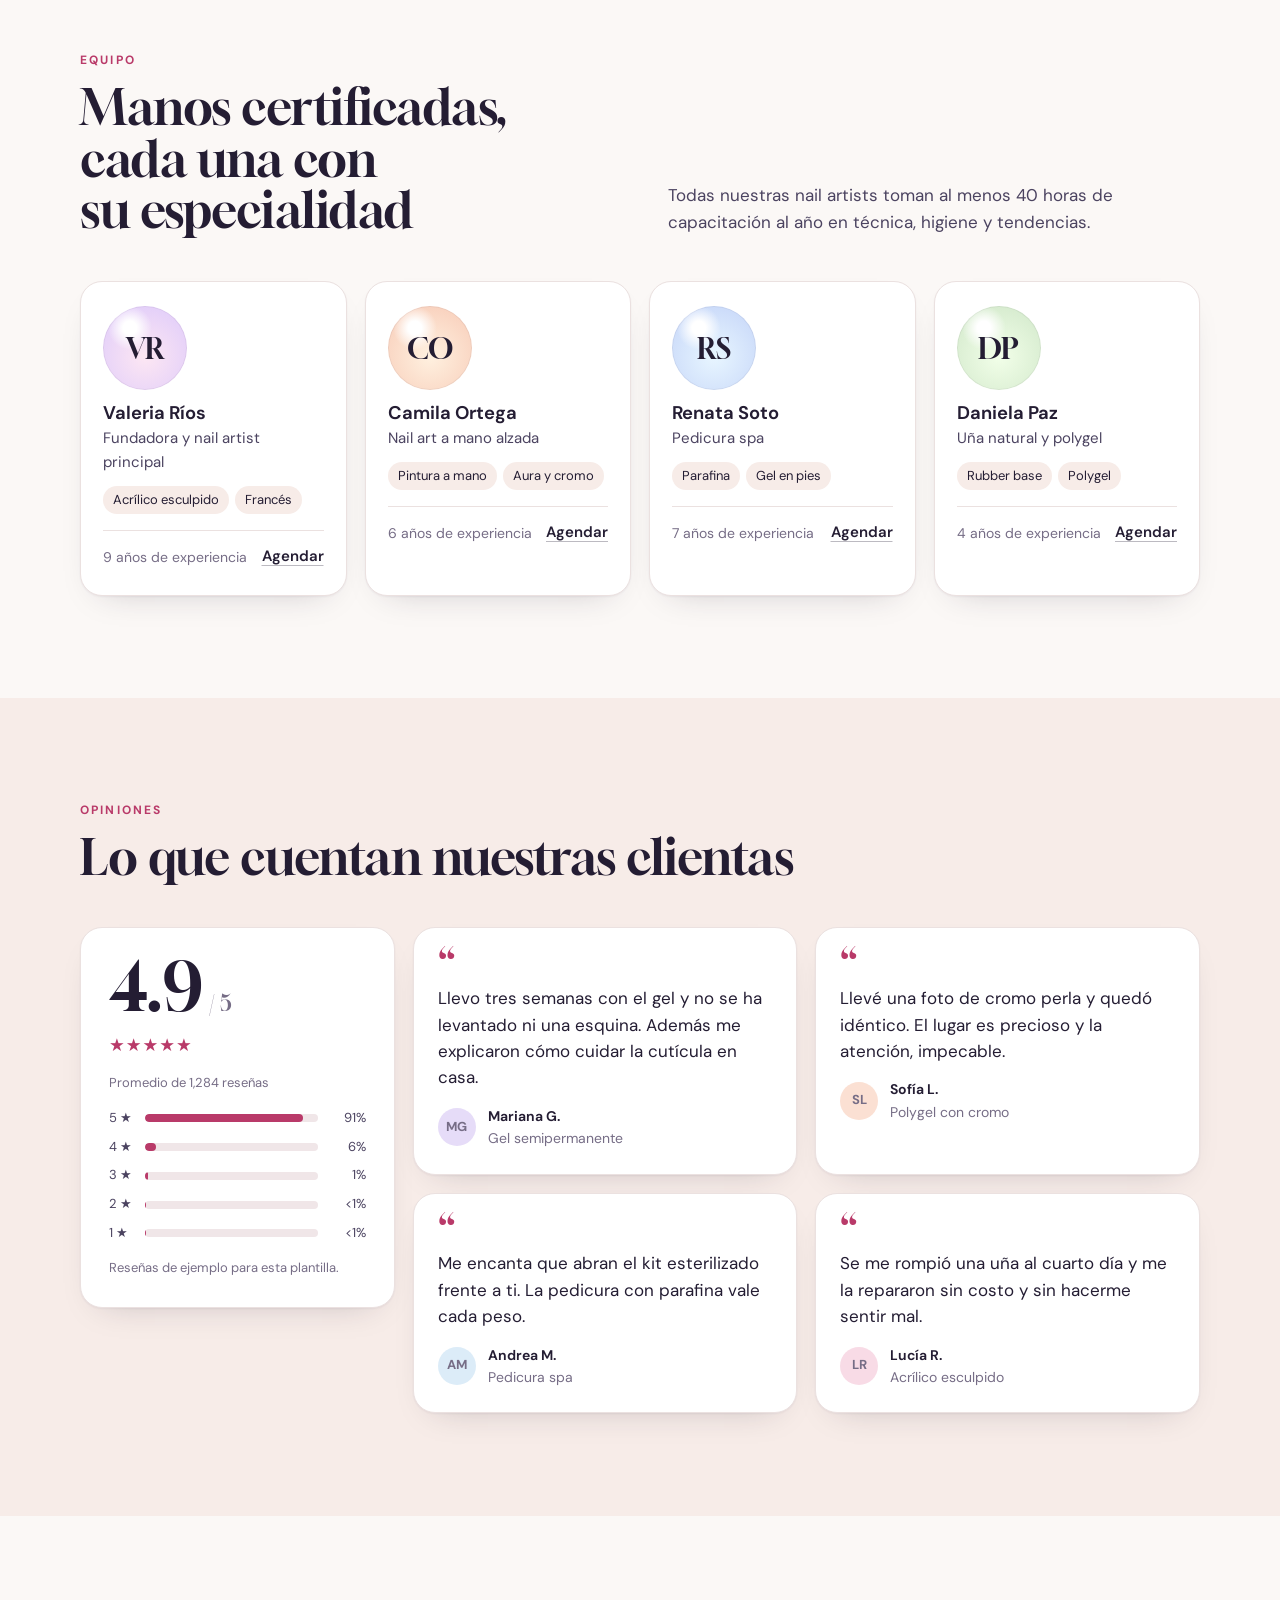
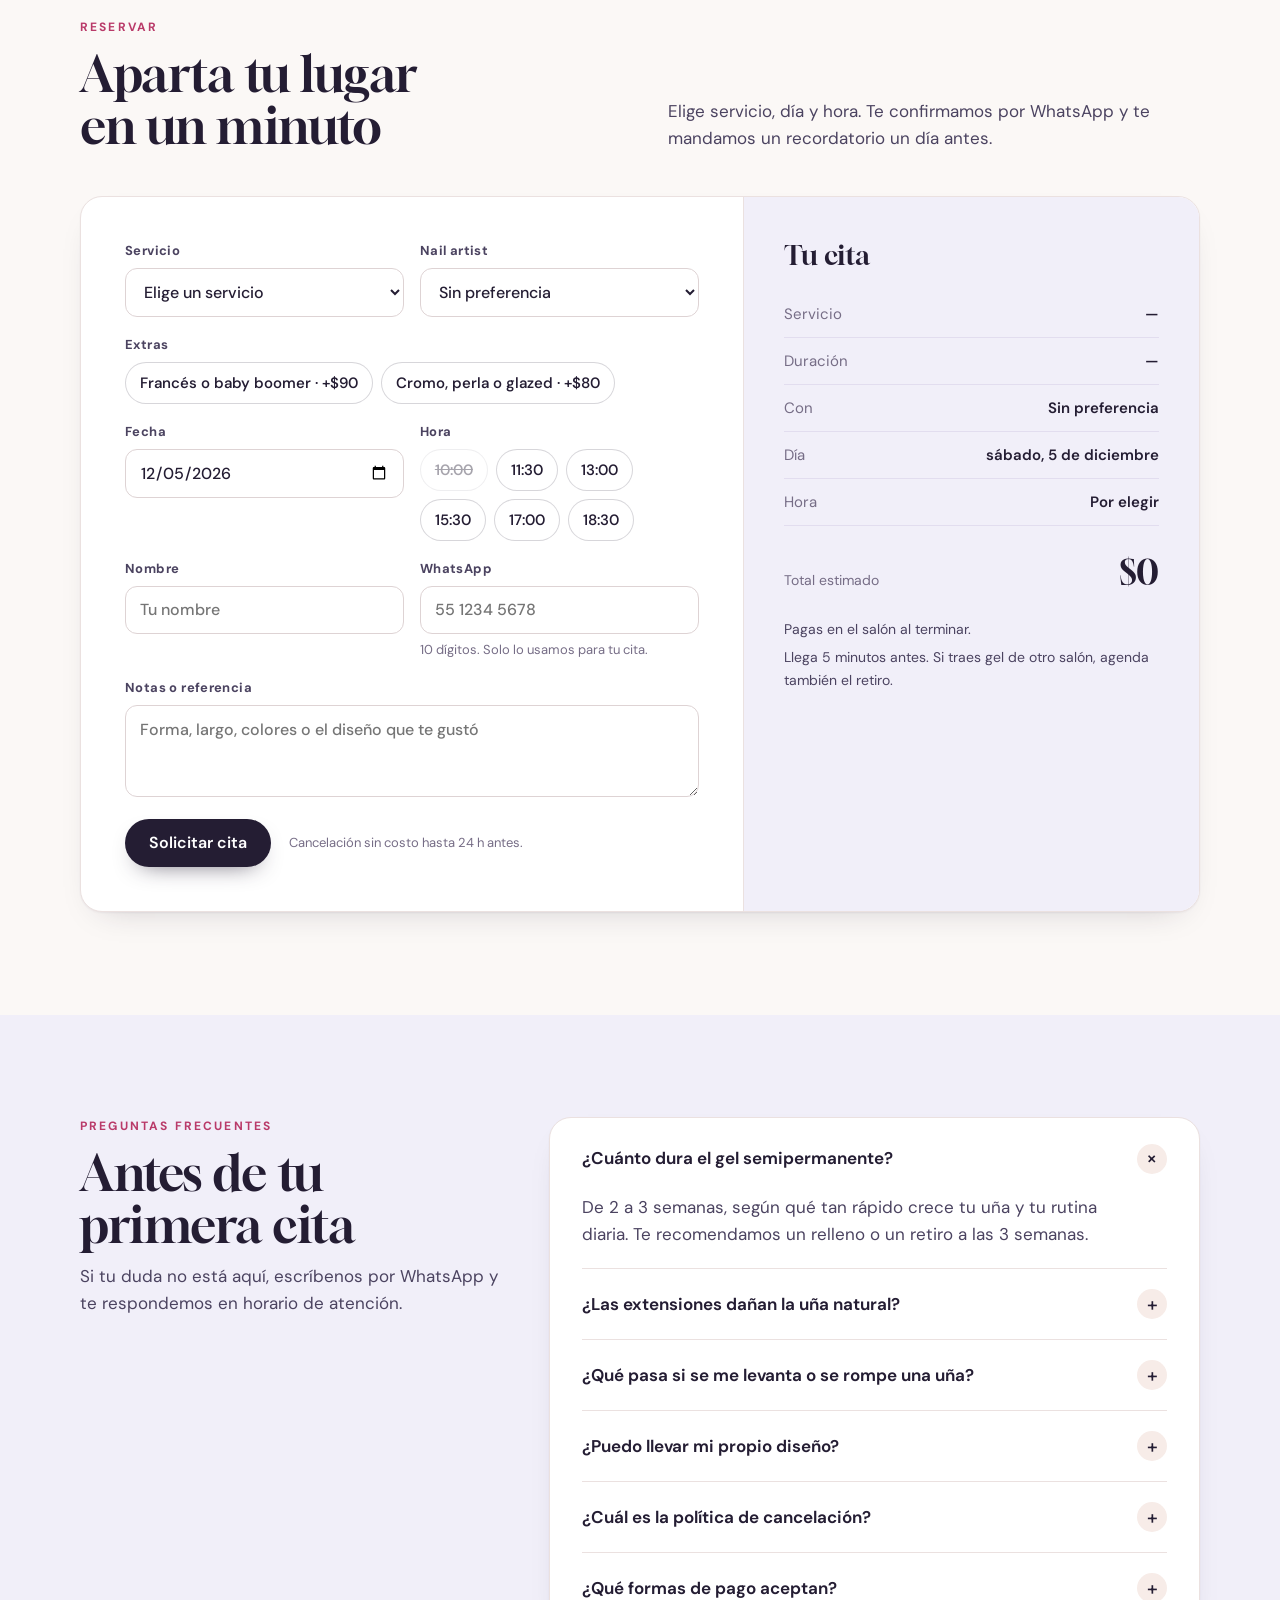
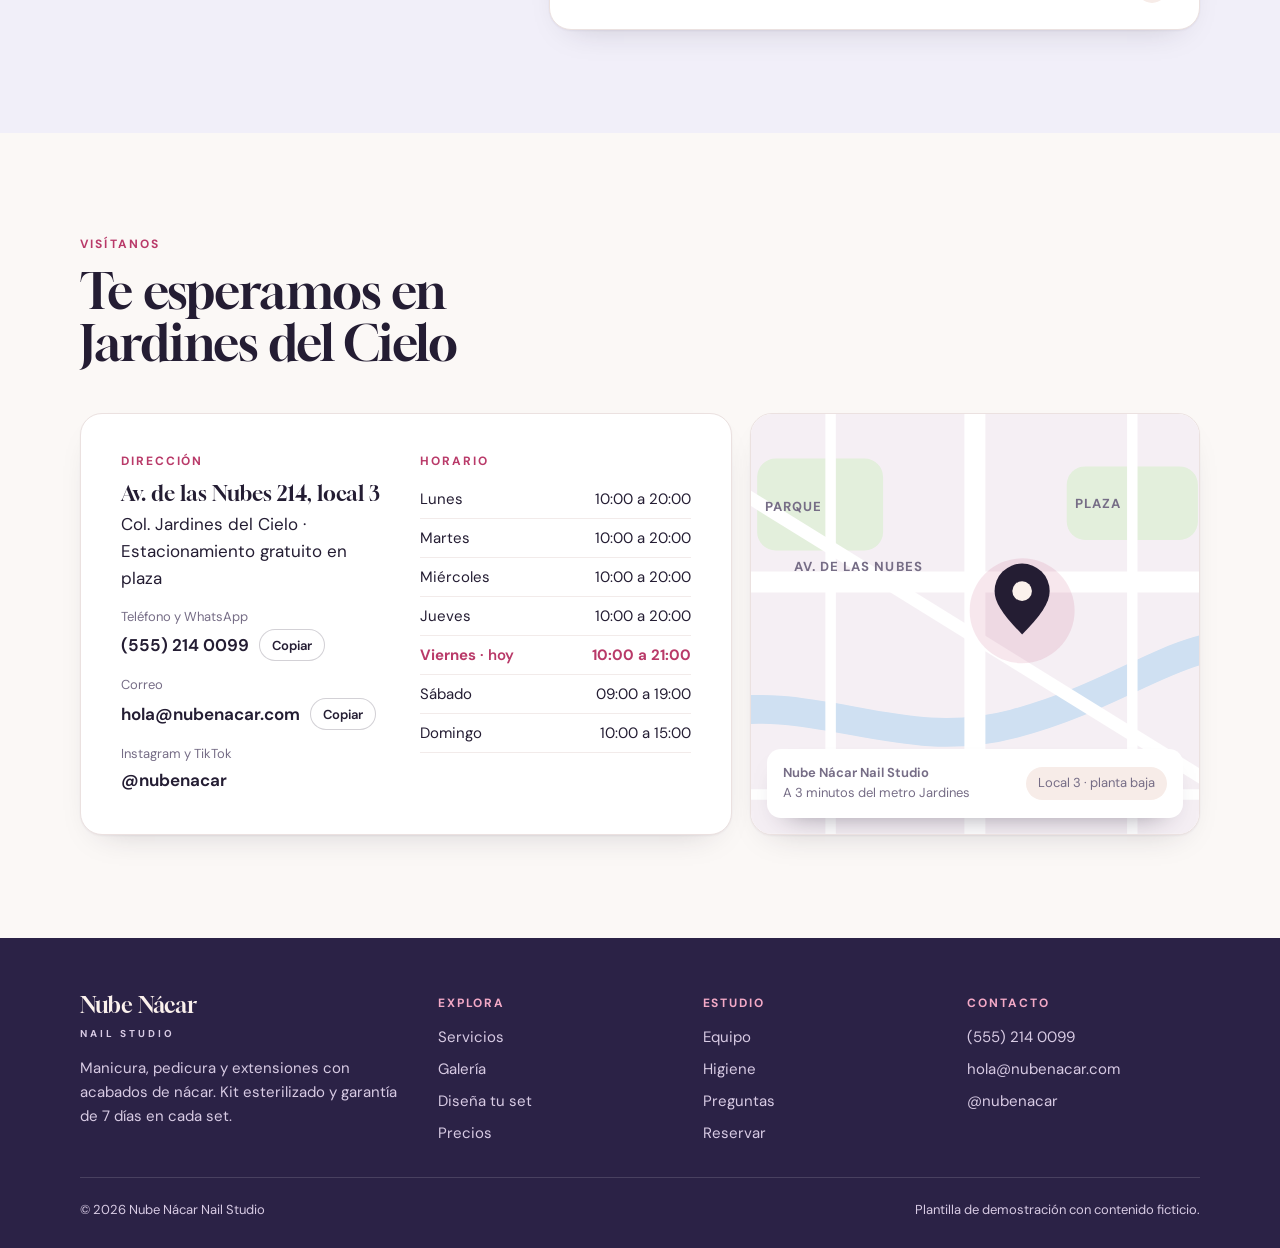
<file: version-anterior/index-v2.html>
<!doctype html>
<html lang="es">
<head>
<meta charset="utf-8">
<meta name="viewport" content="width=device-width, initial-scale=1, viewport-fit=cover">
<title>Nube Nácar Nail Studio</title>
<meta name="claude:viewport-fit-sides" content="cover">
<meta name="description" content="Nube Nácar Nail Studio: manicura, pedicura, extensiones y nail art con kit esterilizado y garantía de 7 días.">
<link rel="preconnect" href="https://fonts.googleapis.com">
<link rel="preconnect" href="https://fonts.gstatic.com" crossorigin>
<link rel="stylesheet" href="https://fonts.googleapis.com/css2?family=DM+Sans:ital,opsz,wght@0,9..40,400..700;1,9..40,400..700&family=Gloock&display=swap">
<style>
/* Layout: the sunset sky + heart bubbles live only in the hero; the rest is a calm warm-white page with solid cards and a few tinted bands */
:root {
  --bg: #fbf8f6;            /* warm white */
  --bg-blush: #f7ece8;      /* blush band */
  --bg-lilac: #f1eff9;      /* lilac band */
  --surface: #ffffff;
  --ink: #241d33;           /* deep plum ink */
  --ink-2: #4b4360;
  --ink-3: #766d86;
  --line: #ebe1e0;
  --rose: #b93a69;          /* polish accent */
  --plum: #2b2246;
  --on-plum: #fbf1ec;
  --on-plum-2: #d8cbe4;
  --font-display: "Gloock", "Bodoni 72", Didot, Georgia, serif;
  --font-body: "DM Sans", "Segoe UI", system-ui, -apple-system, sans-serif;
  --radius: 22px;
  --radius-sm: 14px;
  --shadow: 0 1px 2px rgba(36, 29, 51, .05), 0 14px 34px -22px rgba(36, 29, 51, .28);
  --iri: linear-gradient(100deg, #f49ac7, #9fdcf2 35%, #f7dc8c 65%, #b9a1f5);
  --hh: 76px;
  --gutter-l: max(clamp(16px, 4vw, 40px), env(safe-area-inset-left, 0px));
  --gutter-r: max(clamp(16px, 4vw, 40px), env(safe-area-inset-right, 0px));
  --band: #8e90cf;
  color-scheme: light;
}

*, *::before, *::after { box-sizing: border-box; }
[hidden] { display: none !important; }
html { scroll-behavior: smooth; -webkit-text-size-adjust: 100%; }
html.is-scrolled { --band: #ffffff; }
body {
  margin: 0; background: var(--bg); color: var(--ink);
  font-family: var(--font-body); font-size: 1.0625rem; line-height: 1.6;
  -webkit-font-smoothing: antialiased;
}
body::before { content: ""; position: fixed; inset: 0 0 auto; height: env(safe-area-inset-top, 0px); z-index: 60; background: var(--band); }
main { overflow-x: clip; }
img, svg, canvas { max-width: 100%; }
a { color: inherit; }
[id] { scroll-margin-top: calc(var(--hh) + 16px); }
:focus-visible { outline: 2px solid var(--rose); outline-offset: 3px; border-radius: 8px; }
::selection { background: #f4c4d6; color: var(--ink); }

h1, h2, h3, h4 { margin: 0; text-wrap: balance; }
h1, h2 { font-family: var(--font-display); font-weight: 400; letter-spacing: -.01em; line-height: 1.06; }
h2 { font-size: clamp(2rem, 3.8vw, 3.05rem); }
h3 { font-size: 1.15rem; font-weight: 650; line-height: 1.3; }
p { margin: 0; }
.eyebrow { font-size: .75rem; font-weight: 700; letter-spacing: .18em; text-transform: uppercase; color: var(--rose); }
.wrap { max-width: 1200px; margin-inline: auto; padding-left: var(--gutter-l); padding-right: var(--gutter-r); }
.section { padding-block: clamp(64px, 8vw, 104px); }
.band-blush { background: var(--bg-blush); }
.band-lilac { background: var(--bg-lilac); }
.sec-head { display: grid; gap: 12px; max-width: 720px; margin-bottom: clamp(28px, 4vw, 44px); }
.sec-head.split { max-width: none; grid-template-columns: minmax(0, 1fr) minmax(0, 1fr); align-items: end; column-gap: 56px; }
.sec-head.split .eyebrow { grid-column: 1 / -1; }
.sec-lede { color: var(--ink-2); max-width: 56ch; }
.card { background: var(--surface); border: 1px solid var(--line); border-radius: var(--radius); box-shadow: var(--shadow); }

/* ---------- Buttons ---------- */
.btn {
  display: inline-flex; align-items: center; justify-content: center; gap: .5em;
  min-height: 48px; padding: .75em 1.45em; border-radius: 999px; border: 1px solid transparent;
  font: 600 1rem/1.1 var(--font-body); text-decoration: none; cursor: pointer;
  transition: transform .25s ease, background-color .25s ease, box-shadow .25s ease;
}
.btn:hover { transform: translateY(-2px); }
.btn svg { width: 18px; height: 18px; flex: none; }
.btn-ink { background: var(--ink); color: #fff; box-shadow: 0 10px 24px -14px rgba(36, 29, 51, .8); }
.btn-ink:hover { background: #3a2f52; }
.btn-light { background: rgba(255, 255, 255, .82); color: var(--ink); border-color: #fff; }
.btn-light:hover { background: #fff; }
.btn-line { background: transparent; color: var(--ink); border-color: rgba(36, 29, 51, .25); }
.btn-line:hover { border-color: var(--ink); }
.btn-sm { min-height: 42px; padding: .55em 1.1em; font-size: .9375rem; }
.link-btn {
  background: none; border: 0; padding: 4px 0; cursor: pointer; color: var(--ink); font: 600 .9375rem/1.3 var(--font-body);
  text-decoration: underline; text-decoration-thickness: 1px; text-underline-offset: 4px; text-decoration-color: rgba(36, 29, 51, .3);
}
.link-btn:hover { color: var(--rose); text-decoration-color: var(--rose); }

/* ---------- Header (solid, no blur) ---------- */
.topbar {
  position: fixed; inset: 0 0 auto; z-index: 50;
  padding-top: env(safe-area-inset-top, 0px); padding-left: var(--gutter-l); padding-right: var(--gutter-r);
  transition: background-color .3s ease, box-shadow .3s ease;
}
.is-scrolled .topbar { background: #fff; box-shadow: 0 1px 0 var(--line), 0 10px 30px -24px rgba(36, 29, 51, .5); }
.topbar-in { position: relative; max-width: 1200px; height: var(--hh); margin-inline: auto; display: flex; align-items: center; gap: clamp(12px, 2.4vw, 28px); }
.brand { display: inline-flex; align-items: center; gap: 10px; text-decoration: none; margin-right: auto; }
.brand svg { width: 32px; height: 32px; flex: none; }
.brand-name { font-family: var(--font-display); font-size: 1.4rem; line-height: 1; }
.brand-sub { display: block; font-size: .625rem; font-weight: 700; letter-spacing: .3em; text-transform: uppercase; color: var(--ink-2); margin-top: 5px; }
.nav { display: flex; align-items: center; gap: clamp(14px, 2vw, 26px); }
.nav a { text-decoration: none; font-weight: 550; font-size: .9375rem; padding-block: 6px; border-bottom: 1.5px solid transparent; }
.nav a:hover { border-bottom-color: currentColor; }
.menu-btn { display: none; width: 44px; height: 44px; border-radius: 50%; border: 1px solid rgba(36, 29, 51, .15); background: #fff; cursor: pointer; place-items: center; color: var(--ink); }
.menu-btn svg { width: 20px; height: 20px; }

/* ---------- Hero (the only animated sky) ---------- */
.hero { position: relative; isolation: isolate; overflow: hidden; padding-top: calc(var(--hh) + env(safe-area-inset-top, 0px) + clamp(24px, 5vw, 56px)); padding-bottom: clamp(110px, 12vw, 160px); }
.hero-sky {
  position: absolute; inset: 0 -3%; z-index: -2;
  background: #a39dd4 url("[data-uri]") center bottom / cover no-repeat;
  animation: drift 60s ease-in-out infinite alternate;
}
@keyframes drift { from { transform: translate3d(-1.5%, 0, 0); } to { transform: translate3d(1.5%, 0, 0); } }
.hero::after { content: ""; position: absolute; inset: auto 0 0; height: 140px; z-index: -1; background: linear-gradient(rgba(251, 248, 246, 0), var(--bg)); pointer-events: none; }
#bubbles { position: absolute; inset: 0; z-index: -1; width: 100%; height: 100%; pointer-events: none; display: block; max-width: none; }
.hero-grid { display: grid; grid-template-columns: minmax(0, 1.08fr) minmax(0, .92fr); gap: clamp(24px, 4vw, 56px); align-items: center; }
.hero-copy { display: grid; gap: 22px; position: relative; }
.hero-copy::before { content: ""; position: absolute; inset: -14% -16% -16% -24%; z-index: -1; background: radial-gradient(closest-side, rgba(255, 248, 245, .62), rgba(255, 248, 245, 0)); pointer-events: none; }
.status { justify-self: start; display: inline-flex; align-items: center; gap: 10px; padding: 7px 14px 7px 11px; border-radius: 999px; background: rgba(255, 255, 255, .82); font-size: .875rem; font-weight: 600; }
.status .dot { position: relative; width: 9px; height: 9px; border-radius: 50%; background: #2f9d6d; }
.status .dot::after { content: ""; position: absolute; inset: 0; border-radius: 50%; background: #2f9d6d; animation: ping 2.4s ease-out infinite; }
.status.closed .dot, .status.closed .dot::after { background: var(--rose); animation: none; }
@keyframes ping { from { transform: scale(1); opacity: .6; } to { transform: scale(2.6); opacity: 0; } }
.hero-title { font-size: clamp(2.6rem, 5vw, 4.4rem); line-height: 1.02; letter-spacing: -.02em; }
.hero-title .ln { display: block; animation: rise-in .9s cubic-bezier(.2, .8, .2, 1) both; }
.hero-title .ln + .ln { animation-delay: .1s; }
.hero-title em { font-style: normal; color: var(--rose); }
@keyframes rise-in { from { opacity: 0; transform: translateY(22px); } }
.lede { font-size: clamp(1.0625rem, 1.35vw, 1.1875rem); color: var(--ink-2); max-width: 48ch; }
.cta-row { display: flex; flex-wrap: wrap; gap: 12px; }

.hero-art { position: relative; width: min(470px, 100%); justify-self: center; aspect-ratio: 1 / .96; }
.fan { position: absolute; inset: 0; }
.stick {
  position: absolute; left: 50%; bottom: 15%; width: 15%; height: 76%;
  transform: translateX(-50%) rotate(var(--a)); transform-origin: 50% 100%;
  animation: fan-out 1.2s cubic-bezier(.2, .9, .25, 1) both; animation-delay: calc(var(--i) * 60ms + 150ms);
}
@keyframes fan-out { from { transform: translateX(-50%) rotate(0deg); } }
.stick-in { position: absolute; inset: 0; transition: transform .4s cubic-bezier(.2, .8, .2, 1); }
.stick:hover .stick-in { transform: translateY(-12px); }
.stick-in::before { content: ""; position: absolute; left: 50%; top: 26%; bottom: 0; width: 16%; transform: translateX(-50%); border-radius: 99px; background: linear-gradient(90deg, #e3d6ea, #fffaff 45%, #dacbe6); }
.stick .nail { position: relative; display: block; width: 100%; height: auto; }
.fan-pivot { position: absolute; left: 50%; bottom: calc(15% - 20px); width: 40px; height: 40px; transform: translateX(-50%); border-radius: 50%; background: radial-gradient(circle at 34% 30%, #fff, #efe4f4 50%, #c8b5dc); box-shadow: 0 8px 18px -8px rgba(48, 33, 96, .5); }
.fan-tag { position: absolute; left: 50%; bottom: calc(15% - 62px); transform: translateX(-50%); white-space: nowrap; font-size: .6875rem; font-weight: 700; letter-spacing: .2em; text-transform: uppercase; color: var(--ink-2); padding: 6px 12px; border-radius: 999px; background: rgba(255, 255, 255, .85); }
.chip-card { position: absolute; display: flex; align-items: center; gap: 12px; padding: 11px 16px 11px 11px; border-radius: 18px; background: #fff; box-shadow: 0 16px 34px -20px rgba(36, 29, 51, .55); font-size: .875rem; line-height: 1.3; }
.chip-card small { display: block; font-size: .6875rem; font-weight: 700; letter-spacing: .14em; text-transform: uppercase; color: var(--ink-3); margin-bottom: 2px; }
.chip-card strong { font-weight: 650; }
.cc-1 { left: -2%; top: 4%; }
.cc-2 { right: -2%; bottom: 24%; }
.cc-swatch { width: 36px; height: 36px; border-radius: 50%; flex: none; background: radial-gradient(circle at 35% 30%, #fff 0 12%, transparent 40%), linear-gradient(135deg, #fbf6ff, #c8b6f0 45%, #f6d4ec 70%, #c6f1ff); box-shadow: inset 0 0 0 1px rgba(36, 29, 51, .08); }
.cc-icon { width: 36px; height: 36px; border-radius: 11px; flex: none; display: grid; place-items: center; background: var(--ink); color: #fff; }
.cc-icon svg { width: 18px; height: 18px; }

/* ---------- Trust strip (overlaps the hero fade) ---------- */
.trust { position: relative; z-index: 2; margin-top: -72px; }
.trust-in { display: grid; grid-template-columns: repeat(4, minmax(0, 1fr)); padding: 8px; }
.trust-item { display: grid; gap: 2px; padding: 18px 22px; }
.trust-item + .trust-item { border-left: 1px solid var(--line); }
.trust-item b { font-family: var(--font-display); font-weight: 400; font-size: 1.85rem; line-height: 1.1; display: flex; align-items: baseline; gap: 8px; }
.trust-item span { font-size: .9375rem; color: var(--ink-3); }
.stars { color: var(--rose); letter-spacing: 1px; font-family: var(--font-body); font-size: .875rem; }

/* ---------- Nail tips ---------- */
.tip { flex: none; transform: translateY(var(--dy, 0)) rotate(var(--r, 0deg)); transform-origin: 50% 100%; }
.tip svg { display: block; width: 100%; height: auto; }

/* ---------- Services ---------- */
.svc-grid { display: grid; grid-template-columns: repeat(4, minmax(0, 1fr)); gap: 18px; }
.svc { padding: 14px 14px 22px; display: flex; flex-direction: column; gap: 12px; transition: transform .3s ease; }
.svc:hover { transform: translateY(-4px); }
.svc-art { height: 112px; border-radius: 14px; display: flex; align-items: flex-end; justify-content: center; gap: 6px; padding-bottom: 14px; background: var(--art, linear-gradient(160deg, #f4eefc, #fbe9ee)); }
.svc-art .tip { width: 34px; }
.svc > :not(.svc-art) { margin-inline: 8px; }
.svc p { color: var(--ink-2); font-size: .96875rem; }
.svc-list { list-style: none; margin: 0; padding: 0; display: grid; gap: 6px; font-size: .9375rem; }
.svc-list li { display: flex; gap: 10px; align-items: baseline; }
.svc-list li::before { content: ""; width: 6px; height: 6px; border-radius: 50%; flex: none; transform: translateY(-2px); background: var(--rose); }
.svc-meta { margin-top: auto; padding-top: 14px; border-top: 1px solid var(--line); display: flex; justify-content: space-between; align-items: baseline; gap: 10px; font-size: .9375rem; color: var(--ink-3); font-variant-numeric: tabular-nums; }
.svc-meta strong { color: var(--ink); font-weight: 650; }

/* ---------- Gallery ---------- */
.filters { display: flex; flex-wrap: wrap; gap: 8px; margin-bottom: 24px; }
.filters button { min-height: 40px; padding: 8px 16px; border-radius: 999px; border: 1px solid rgba(36, 29, 51, .16); background: #fff; color: var(--ink); font: 550 .9375rem var(--font-body); cursor: pointer; }
.filters button[aria-pressed="true"] { background: var(--ink); border-color: var(--ink); color: #fff; }
.looks { display: grid; grid-template-columns: repeat(4, minmax(0, 1fr)); gap: 18px; }
.look { overflow: hidden; display: flex; flex-direction: column; transition: transform .3s ease; }
.look:hover { transform: translateY(-4px); }
.look-art { --tip-base: 40px; height: 170px; display: flex; align-items: flex-end; justify-content: center; gap: 6px; padding-bottom: 26px; background: var(--look, var(--bg)); }
.look-art .tip { width: calc(var(--w) * var(--tip-base)); }
.look-body { padding: 16px 18px 18px; display: grid; gap: 6px; flex: 1; }
.look-meta { font-size: .875rem; color: var(--ink-3); }
.look-foot { margin-top: auto; padding-top: 10px; display: flex; flex-wrap: wrap; justify-content: space-between; align-items: center; gap: 4px 10px; font-variant-numeric: tabular-nums; }
.look-foot strong { font-weight: 650; }

/* ---------- Designer ---------- */
.studio { display: grid; grid-template-columns: minmax(0, 1.05fr) minmax(0, 1fr); overflow: hidden; }
.studio-preview { display: grid; align-content: center; justify-items: center; gap: 18px; padding: clamp(28px, 4vw, 48px) 20px; background: linear-gradient(170deg, #efeafb, #fbeef0 70%, #fdf3ec); }
.board { --tip-base: 76px; display: flex; align-items: flex-end; justify-content: center; gap: 12px; min-height: 250px; padding-top: 10px; }
.board .tip { width: calc(var(--w) * var(--tip-base)); }
.board .tip svg { filter: drop-shadow(0 8px 8px rgba(60, 36, 96, .2)); }
.board.pop .tip { animation: tip-pop .45s cubic-bezier(.2, .9, .25, 1.2) both; animation-delay: calc(var(--k) * 35ms); }
@keyframes tip-pop { from { transform: translateY(calc(var(--dy) + 10px)) rotate(var(--r)) scale(.94); opacity: .5; } }
.board-shelf { width: min(420px, 90%); height: 12px; border-radius: 50%; background: radial-gradient(closest-side, rgba(48, 33, 96, .18), transparent); margin-top: -6px; }
.studio-caption { font-family: var(--font-display); font-size: clamp(1.3rem, 2vw, 1.6rem); text-align: center; line-height: 1.25; }
.studio-est { display: flex; flex-wrap: wrap; justify-content: center; gap: 8px; }
.pill { display: inline-flex; align-items: center; gap: 6px; padding: 6px 12px; border-radius: 999px; background: #fff; font-size: .875rem; color: var(--ink-2); font-variant-numeric: tabular-nums; }
.pill strong { color: var(--ink); font-weight: 650; }
.studio-controls { padding: clamp(24px, 3.4vw, 40px); display: grid; gap: 22px; align-content: start; border-left: 1px solid var(--line); }
.ctl { border: 0; margin: 0; padding: 0; display: grid; gap: 10px; min-width: 0; }
.ctl legend { padding: 0; margin-bottom: 10px; font-size: .75rem; font-weight: 700; letter-spacing: .16em; text-transform: uppercase; color: var(--ink-2); display: flex; justify-content: space-between; width: 100%; }
.ctl legend output { letter-spacing: 0; text-transform: none; font-weight: 600; font-size: .875rem; color: var(--ink); }
.chips { display: flex; flex-wrap: wrap; gap: 8px; }
.chip { position: relative; }
.chip input { position: absolute; inset: 0; opacity: 0; margin: 0; cursor: pointer; }
.chip span { display: inline-flex; align-items: center; gap: 8px; min-height: 40px; padding: 8px 14px; border-radius: 999px; border: 1px solid rgba(36, 29, 51, .18); background: #fff; font-size: .9375rem; font-weight: 550; transition: background-color .2s, border-color .2s, color .2s; cursor: pointer; }
.chip span svg { width: 12px; height: 18px; flex: none; }
.chip input:checked + span { background: var(--ink); border-color: var(--ink); color: #fff; }
.chip input:focus-visible + span { outline: 2px solid var(--rose); outline-offset: 2px; }
.chip input:disabled + span { opacity: .4; text-decoration: line-through; cursor: not-allowed; }
.swatches { display: grid; grid-template-columns: repeat(10, minmax(0, 1fr)); gap: 8px; max-width: 460px; }
.swatch { position: relative; aspect-ratio: 1; }
.swatch input { position: absolute; inset: 0; opacity: 0; margin: 0; cursor: pointer; }
.swatch span { position: absolute; inset: 0; border-radius: 50%; background: var(--c); cursor: pointer; box-shadow: inset 0 0 0 1px rgba(40, 20, 60, .14), inset -3px -4px 6px rgba(40, 20, 60, .14), inset 3px 3px 5px rgba(255, 255, 255, .55); transition: transform .2s; }
.swatch span:hover { transform: scale(1.08); }
.swatch input:checked + span { box-shadow: 0 0 0 2px #fff, 0 0 0 4px var(--ink), inset -3px -4px 6px rgba(40, 20, 60, .14); }
.swatch input:focus-visible + span { outline: 2px solid var(--rose); outline-offset: 5px; }
.studio-actions { display: flex; flex-wrap: wrap; align-items: center; gap: 12px 18px; padding-top: 4px; }
.studio-actions p { font-size: .875rem; color: var(--ink-3); }

/* ---------- Prices ---------- */
.prices { display: grid; grid-template-columns: minmax(0, 2fr) minmax(0, 1fr); gap: 18px; align-items: start; }
.menu { padding: clamp(24px, 3.4vw, 44px); }
.menu-head { display: flex; flex-wrap: wrap; justify-content: space-between; align-items: baseline; gap: 8px 20px; padding-bottom: 18px; border-bottom: 1px solid var(--line); margin-bottom: 24px; }
.menu-head h3 { font-family: var(--font-display); font-weight: 400; font-size: 1.6rem; }
.menu-head p { font-size: .875rem; color: var(--ink-3); }
.menu-cols { display: grid; grid-template-columns: repeat(2, minmax(0, 1fr)); gap: 30px 48px; }
.menu-group h4 { font-size: .75rem; font-weight: 700; letter-spacing: .18em; text-transform: uppercase; color: var(--rose); margin-bottom: 8px; }
.menu-group ul { list-style: none; margin: 0; padding: 0; display: grid; }
.mi { padding-block: 10px; border-bottom: 1px solid #f2ebea; }
.mi:last-child { border-bottom: 0; }
.mi-top { display: flex; align-items: baseline; gap: 10px; }
.mi-name { font-weight: 650; }
.mi-dots { flex: 1; min-width: 16px; border-bottom: 1.5px dotted rgba(36, 29, 51, .28); transform: translateY(-4px); }
.mi-price { font-family: var(--font-display); font-size: 1.15rem; font-variant-numeric: tabular-nums lining-nums; }
.mi-sub { display: flex; justify-content: space-between; gap: 12px; font-size: .875rem; color: var(--ink-3); margin-top: 2px; }
.mi-dur { white-space: nowrap; font-variant-numeric: tabular-nums; }
.side-cards { display: grid; gap: 18px; }
.club { padding: 28px; display: grid; gap: 14px; background: var(--plum); color: var(--on-plum); border-radius: var(--radius); box-shadow: 0 24px 50px -30px rgba(36, 29, 51, .8); }
.club .eyebrow { color: #f3a9c6; }
.club h3 { font-family: var(--font-display); font-weight: 400; font-size: 1.8rem; }
.club-price { font-family: var(--font-display); font-size: 2.6rem; line-height: 1; }
.club-price small { font-family: var(--font-body); font-size: .9375rem; color: var(--on-plum-2); margin-left: 6px; }
.club ul { list-style: none; margin: 0; padding: 0; display: grid; gap: 8px; font-size: .9375rem; color: var(--on-plum-2); }
.club li { display: flex; gap: 10px; }
.club li svg { width: 18px; height: 18px; flex: none; margin-top: 3px; color: #f3a9c6; }
.club .btn { background: #fff; color: var(--ink); }
.club .btn:hover { background: #f7ece8; }
.gift { padding: 24px 26px; display: grid; gap: 8px; }
.gift h3 { font-family: var(--font-display); font-weight: 400; font-size: 1.35rem; }
.gift p { font-size: .9375rem; color: var(--ink-2); }

/* ---------- Process ---------- */
.steps { list-style: none; margin: 0; padding: 0; display: grid; grid-template-columns: repeat(5, minmax(0, 1fr)); gap: 18px; counter-reset: step; }
.step { padding: 22px 20px; display: grid; gap: 8px; align-content: start; border-top: 2px solid var(--ink); background: transparent; }
.step-num { font-family: var(--font-display); font-size: 2.2rem; line-height: 1; color: var(--rose); }
.step p { font-size: .9375rem; color: var(--ink-2); }
.step-time { font-size: .75rem; font-weight: 700; letter-spacing: .12em; text-transform: uppercase; color: var(--ink-3); }

/* ---------- Hygiene (plum band) ---------- */
.plum { background: var(--plum); color: var(--on-plum); }
.plum .eyebrow { color: #f3a9c6; }
.plum-grid { display: grid; grid-template-columns: minmax(0, 1.1fr) minmax(0, 1fr); gap: clamp(28px, 5vw, 72px); align-items: center; }
.plum h2 { margin-block: 12px 16px; }
.plum-lede { color: var(--on-plum-2); max-width: 50ch; }
.proto { list-style: none; margin: 28px 0 0; padding: 0; display: grid; gap: 18px; }
.proto li { display: grid; grid-template-columns: 42px minmax(0, 1fr); gap: 14px; align-items: start; }
.proto-ic { width: 42px; height: 42px; border-radius: 12px; display: grid; place-items: center; background: rgba(255, 255, 255, .08); border: 1px solid rgba(255, 255, 255, .16); }
.proto-ic svg { width: 21px; height: 21px; }
.proto strong { display: block; font-weight: 650; margin-bottom: 2px; }
.proto p { color: var(--on-plum-2); font-size: .9375rem; }
.figures { display: grid; grid-template-columns: repeat(2, minmax(0, 1fr)); gap: 14px; }
.fig { padding: 22px 20px; border-radius: var(--radius-sm); background: rgba(255, 255, 255, .06); border: 1px solid rgba(255, 255, 255, .14); display: grid; gap: 6px; }
.fig b { font-family: var(--font-display); font-weight: 400; font-size: clamp(2.1rem, 3.6vw, 2.9rem); line-height: 1; background: var(--iri); -webkit-background-clip: text; background-clip: text; color: transparent; }
.fig span { font-size: .9375rem; color: var(--on-plum-2); }

/* ---------- Team ---------- */
.team { display: grid; grid-template-columns: repeat(4, minmax(0, 1fr)); gap: 18px; }
.member { padding: 24px 22px; display: grid; gap: 12px; align-content: start; }
.avatar { width: 84px; height: 84px; border-radius: 50%; display: grid; place-items: center; font-family: var(--font-display); font-size: 1.8rem; color: var(--ink); background: radial-gradient(circle at 32% 26%, #fff 0 8%, transparent 26%), radial-gradient(circle at 50% 60%, var(--h1), var(--h2)); box-shadow: inset 0 0 0 1px rgba(36, 29, 51, .06); }
.member .role { font-size: .9375rem; color: var(--ink-2); }
.tags { display: flex; flex-wrap: wrap; gap: 6px; }
.tag { font-size: .8125rem; padding: 4px 10px; border-radius: 999px; background: var(--bg-blush); }
.member-foot { display: flex; justify-content: space-between; align-items: center; gap: 10px; padding-top: 12px; border-top: 1px solid var(--line); margin-top: 4px; font-size: .875rem; color: var(--ink-3); }

/* ---------- Reviews ---------- */
.reviews { display: grid; grid-template-columns: minmax(0, .8fr) minmax(0, 2fr); gap: 18px; align-items: start; }
.rating { padding: 28px; display: grid; gap: 14px; }
.rating-big { font-family: var(--font-display); font-size: 4.2rem; line-height: .9; }
.rating-big small { font-size: 1.4rem; color: var(--ink-3); }
.rating .stars { font-size: 1.1rem; }
.bars { display: grid; gap: 8px; font-size: .8125rem; color: var(--ink-2); font-variant-numeric: tabular-nums; }
.bar { display: grid; grid-template-columns: 26px minmax(0, 1fr) 38px; align-items: center; gap: 10px; }
.bar-track { height: 8px; border-radius: 99px; background: #f0e6e8; overflow: hidden; }
.bar-fill { display: block; height: 100%; border-radius: inherit; background: var(--rose); }
.bar span:last-child { text-align: right; }
.note { font-size: .8125rem; color: var(--ink-3); }
.quotes { display: grid; grid-template-columns: repeat(2, minmax(0, 1fr)); gap: 18px; }
.quote { margin: 0; padding: 24px; display: grid; gap: 14px; align-content: start; }
.quote blockquote { margin: 0; font-size: 1.0625rem; line-height: 1.55; color: var(--ink); }
.quote blockquote::before { content: "“"; display: block; font-family: var(--font-display); font-size: 2.6rem; line-height: .6; color: var(--rose); margin-bottom: 8px; }
.quote figcaption { display: flex; align-items: center; gap: 12px; font-size: .875rem; color: var(--ink-3); }
.quote figcaption b { display: block; color: var(--ink); font-weight: 650; }
.mini-av { width: 38px; height: 38px; border-radius: 50%; flex: none; display: grid; place-items: center; font-weight: 700; font-size: .8125rem; background: var(--c); }

/* ---------- Booking ---------- */
.booking { display: grid; grid-template-columns: minmax(0, 1.45fr) minmax(0, 1fr); overflow: hidden; }
.form { padding: clamp(24px, 3.6vw, 44px); display: grid; gap: 18px; }
.form-row { display: grid; grid-template-columns: repeat(2, minmax(0, 1fr)); gap: 16px; }
.field { display: grid; gap: 6px; min-width: 0; align-content: start; }
.field > label, .field > .lbl { font-size: .8125rem; font-weight: 700; letter-spacing: .03em; color: var(--ink-2); }
.field input, .field select, .field textarea { width: 100%; min-height: 48px; padding: 12px 14px; border-radius: 12px; border: 1px solid #ded3d4; background: #fff; color: var(--ink); font: 500 1rem var(--font-body); transition: border-color .2s, box-shadow .2s; }
.field textarea { min-height: 92px; resize: vertical; line-height: 1.5; }
.field input:focus, .field select:focus, .field textarea:focus { outline: none; border-color: var(--ink); box-shadow: 0 0 0 4px rgba(36, 29, 51, .1); }
.field input:user-invalid { border-color: var(--rose); }
.hint { font-size: .8125rem; color: var(--ink-3); }
.err { font-size: .8125rem; color: var(--rose); font-weight: 600; }
.form-foot { display: flex; flex-wrap: wrap; align-items: center; gap: 12px 18px; padding-top: 4px; }
.summary { padding: clamp(24px, 3.4vw, 40px); display: grid; gap: 18px; align-content: start; background: var(--bg-lilac); border-left: 1px solid var(--line); }
.summary h3 { font-family: var(--font-display); font-weight: 400; font-size: 1.7rem; }
.sum-list { margin: 0; display: grid; }
.sum-list div { display: flex; justify-content: space-between; gap: 16px; padding: 11px 0; border-bottom: 1px solid #e2ddef; font-size: .9375rem; }
.sum-list dt { color: var(--ink-3); }
.sum-list dd { margin: 0; font-weight: 600; text-align: right; font-variant-numeric: tabular-nums; }
.sum-total { display: flex; justify-content: space-between; align-items: baseline; gap: 10px; }
.sum-total span { font-size: .875rem; color: var(--ink-3); }
.sum-total b { font-family: var(--font-display); font-weight: 400; font-size: 2.2rem; }
.sum-note { font-size: .875rem; color: var(--ink-2); display: grid; gap: 6px; }
.done { display: grid; gap: 8px; padding: 18px; border-radius: var(--radius-sm); background: #fff; border: 1px solid #e2ddef; }
.done b { font-family: var(--font-display); font-weight: 400; font-size: 1.3rem; }
.done p { font-size: .9375rem; color: var(--ink-2); }
.done .demo { font-size: .8125rem; color: var(--ink-3); }
.summary.flash { animation: flash 1.1s ease; }
@keyframes flash { 30% { background-color: #e9e2f7; } }

/* ---------- FAQ ---------- */
.faq-wrap { display: grid; grid-template-columns: minmax(0, .9fr) minmax(0, 1.4fr); gap: clamp(24px, 4vw, 56px); align-items: start; }
.faq { padding: 6px clamp(18px, 3vw, 32px); }
.faq details { border-bottom: 1px solid var(--line); }
.faq details:last-child { border-bottom: 0; }
.faq summary { list-style: none; cursor: pointer; display: flex; justify-content: space-between; align-items: center; gap: 16px; padding: 20px 0; font-weight: 650; }
.faq summary::-webkit-details-marker { display: none; }
.faq summary::after { content: "+"; width: 30px; height: 30px; flex: none; border-radius: 50%; display: grid; place-items: center; background: var(--bg-blush); font-size: 1.2rem; font-weight: 500; line-height: 1; transition: transform .3s; }
.faq details[open] summary::after { transform: rotate(45deg); }
.faq details p { padding: 0 44px 20px 0; color: var(--ink-2); }

/* ---------- Contact ---------- */
.contact { display: grid; grid-template-columns: minmax(0, 1.45fr) minmax(0, 1fr); gap: 18px; }
.info { padding: clamp(24px, 3.4vw, 40px); display: grid; grid-template-columns: repeat(2, minmax(0, 1fr)); gap: 28px; }
.info h3 { font-size: .75rem; font-weight: 700; letter-spacing: .16em; text-transform: uppercase; color: var(--rose); margin-bottom: 10px; }
.info address { font-style: normal; display: grid; gap: 4px; }
.info .big { font-family: var(--font-display); font-size: 1.3rem; line-height: 1.3; }
.contact-lines { display: grid; gap: 14px; align-content: start; }
.cl { display: grid; gap: 2px; }
.cl span { font-size: .8125rem; color: var(--ink-3); }
.cl-row { display: flex; align-items: center; gap: 10px; flex-wrap: wrap; }
.cl-row b { font-weight: 650; font-variant-numeric: tabular-nums; user-select: all; }
.copy { min-height: 32px; padding: 4px 12px; border-radius: 999px; border: 1px solid rgba(36, 29, 51, .2); background: #fff; font: 600 .8125rem var(--font-body); color: var(--ink); cursor: pointer; }
.hours { width: 100%; border-collapse: collapse; font-size: .9375rem; font-variant-numeric: tabular-nums; }
.hours td { padding: 7px 0; border-bottom: 1px solid #f2ebea; }
.hours td:last-child { text-align: right; }
.hours tr.today td { font-weight: 700; color: var(--rose); }
.hours tr.today td:first-child::after { content: " · hoy"; font-weight: 600; }
.map { position: relative; overflow: hidden; min-height: 320px; }
.map svg { position: absolute; inset: 0; width: 100%; height: 100%; }
.map-card { position: absolute; left: 16px; bottom: 16px; right: 16px; padding: 14px 16px; border-radius: 14px; display: flex; justify-content: space-between; align-items: center; gap: 12px; flex-wrap: wrap; background: #fff; box-shadow: 0 14px 30px -20px rgba(36, 29, 51, .6); font-size: .9375rem; }
.map-card b { display: block; font-weight: 650; }
.map-card span { color: var(--ink-3); font-size: .8125rem; }
.map-card .pill { background: var(--bg-blush); }

/* ---------- Footer ---------- */
.footer { background: var(--plum); color: var(--on-plum); }
.footer-in { padding-block: 56px 28px; display: grid; grid-template-columns: minmax(0, 1.4fr) repeat(3, minmax(0, 1fr)); gap: 32px; }
.footer p { color: var(--on-plum-2); font-size: .9375rem; }
.footer .brand-sub { color: var(--on-plum-2); }
.footer h4 { font-size: .75rem; font-weight: 700; letter-spacing: .16em; text-transform: uppercase; color: #f3a9c6; margin-bottom: 12px; }
.footer ul { list-style: none; margin: 0; padding: 0; display: grid; gap: 8px; font-size: .9375rem; color: var(--on-plum-2); }
.footer a { text-decoration: none; }
.footer a:hover { text-decoration: underline; text-underline-offset: 3px; }
.footer-bottom { grid-column: 1 / -1; display: flex; flex-wrap: wrap; justify-content: space-between; gap: 10px; padding-top: 22px; border-top: 1px solid rgba(255, 255, 255, .14); font-size: .8125rem; color: var(--on-plum-2); }

/* ---------- Floating booking button + toast ---------- */
.fab { position: fixed; z-index: 45; right: max(16px, env(safe-area-inset-right, 0px)); bottom: calc(16px + env(safe-area-inset-bottom, 0px)); display: none; transform: translateY(160%); transition: transform .35s ease; }
.fab.show { transform: none; }
.toast { position: fixed; z-index: 70; left: 50%; bottom: calc(24px + env(safe-area-inset-bottom, 0px)); transform: translate(-50%, 200%); visibility: hidden; padding: 12px 18px; border-radius: 999px; background: var(--ink); color: #fff; font-size: .9375rem; font-weight: 600; transition: transform .35s ease, visibility 0s .35s; pointer-events: none; max-width: calc(100% - 32px); text-align: center; }
.toast.show { transform: translate(-50%, 0); visibility: visible; transition: transform .35s ease; }

/* ---------- Scroll-linked rise: compositor-only, complete at rest where unsupported ---------- */
@supports (animation-timeline: view()) {
  @media (prefers-reduced-motion: no-preference) {
    .rise { animation: rise-view linear both; animation-timeline: view(); animation-range: entry 0% entry 30%; }
  }
}
@keyframes rise-view { from { opacity: .2; transform: translateY(36px); } }

/* ---------- Responsive ---------- */
@media (max-width: 1100px) {
  .svc-grid, .looks, .team { grid-template-columns: repeat(2, minmax(0, 1fr)); }
  .steps { grid-template-columns: repeat(2, minmax(0, 1fr)); }
  .prices { grid-template-columns: 1fr; }
  .side-cards { grid-template-columns: repeat(2, minmax(0, 1fr)); }
  .reviews { grid-template-columns: 1fr; }
  .trust-in { grid-template-columns: repeat(2, minmax(0, 1fr)); }
  .trust-item:nth-child(3) { border-left: 0; }
  .trust-item:nth-child(n + 3) { border-top: 1px solid var(--line); }
  .footer-in { grid-template-columns: repeat(2, minmax(0, 1fr)); }
}
@media (max-width: 980px) {
  :root { --hh: 68px; }
  .nav { display: none; }
  .menu-btn { display: grid; }
  .topbar-in > .btn { display: none; }
  .nav.open { display: flex; flex-direction: column; align-items: stretch; gap: 0; position: absolute; top: calc(100% + 6px); left: 0; right: 0; padding: 10px; border-radius: 20px; background: #fff; border: 1px solid var(--line); box-shadow: var(--shadow); }
  .nav.open a { padding: 14px 16px; border-radius: 12px; font-size: 1.0625rem; border-bottom: 0; }
  .nav.open a:hover { background: var(--bg-blush); }
  .nav.open .btn { margin-top: 6px; color: #fff; }
  .fab { display: inline-flex; }
  .hero-grid { grid-template-columns: 1fr; }
  .hero-art { width: min(420px, 100%); }
  .studio, .booking { grid-template-columns: 1fr; }
  .studio-controls { border-left: 0; border-top: 1px solid var(--line); }
  .summary { border-left: 0; border-top: 1px solid var(--line); }
  .plum-grid, .faq-wrap, .contact, .sec-head.split { grid-template-columns: 1fr; }
}
@media (min-width: 981px) { .nav .btn { display: none; } }
@media (max-width: 700px) {
  .hero-sky { background-image: url("[data-uri]"); }
}
@media (max-width: 640px) {
  body { font-size: 1rem; }
  .svc-grid, .team, .side-cards, .quotes, .info, .menu-cols, .form-row, .steps { grid-template-columns: 1fr; }
  .looks { grid-template-columns: repeat(2, minmax(0, 1fr)); gap: 12px; }
  .step { grid-template-columns: 40px minmax(0, 1fr); column-gap: 12px; padding: 18px 4px; }
  .step-num { grid-row: span 3; }
  .look-art { --tip-base: 27px; height: 124px; gap: 4px; padding-bottom: 20px; }
  .look-body { padding: 14px; }
  .look-foot { flex-direction: column; align-items: flex-start; gap: 4px; }
  .board { --tip-base: 50px; gap: 8px; min-height: 190px; }
  .swatches { grid-template-columns: repeat(5, minmax(0, 1fr)); max-width: 260px; }
  .fan { transform: scale(.82); transform-origin: 50% 85%; }
  .cc-1 { left: 0; top: 0; }
  .cc-2 { right: 0; bottom: 20%; }
  .trust { margin-top: -56px; }
  .trust-item { padding: 14px 14px; }
  .trust-item b { font-size: 1.45rem; }
  .trust-item span { font-size: .8125rem; }
  .footer-in { grid-template-columns: 1fr; }
  .brand-name { font-size: 1.25rem; }
}
@media (prefers-reduced-motion: reduce) {
  html { scroll-behavior: auto; }
  *, *::before, *::after { animation-duration: .001ms !important; animation-iteration-count: 1 !important; transition-duration: .001ms !important; }
}
</style>
</head>
<body>
<header class="topbar" id="topbar">
  <div class="topbar-in">
    <a class="brand" href="#inicio" aria-label="Nube Nácar Nail Studio, inicio">
      <svg viewBox="0 0 40 40" aria-hidden="true">
        <defs>
          <linearGradient id="brandIri" x1="0" y1="0" x2="1" y2="1"><stop offset="0" stop-color="#f07fbd"/><stop offset=".35" stop-color="#7fd3ef"/><stop offset=".65" stop-color="#f2cf6a"/><stop offset="1" stop-color="#9b7cf2"/></linearGradient>
          <radialGradient id="brandFill" cx=".35" cy=".3" r=".8"><stop offset="0" stop-color="#fff"/><stop offset=".6" stop-color="#f6e9ff"/><stop offset="1" stop-color="#e3d2ff"/></radialGradient>
        </defs>
        <path d="M20 35C8 27 3.5 21 3.5 14.2 3.5 9 7.4 5 12.3 5c3.3 0 5.9 1.8 7.7 4.4C21.8 6.8 24.4 5 27.7 5c4.9 0 8.8 4 8.8 9.2C36.5 21 32 27 20 35Z" fill="url(#brandFill)" stroke="url(#brandIri)" stroke-width="2.2"/>
        <path d="M10 11.5c1-2 2.6-3 4.6-3" fill="none" stroke="#fff" stroke-width="2.2" stroke-linecap="round"/>
      </svg>
      <span><span class="brand-name">Nube Nácar</span><span class="brand-sub">Nail Studio</span></span>
    </a>
    <nav class="nav" id="nav" aria-label="Principal">
      <a href="#servicios">Servicios</a>
      <a href="#galeria">Galería</a>
      <a href="#disena">Diseña tu set</a>
      <a href="#precios">Precios</a>
      <a href="#equipo">Equipo</a>
      <a href="#contacto">Contacto</a>
      <a class="btn btn-ink" href="#reservar">Reservar cita</a>
    </nav>
    <a class="btn btn-ink btn-sm" href="#reservar">Reservar cita</a>
    <button class="menu-btn" id="menu-btn" type="button" aria-expanded="false" aria-controls="nav" aria-label="Abrir menú">
      <svg viewBox="0 0 20 20" aria-hidden="true"><path d="M3 6h14M3 10h14M3 14h9" stroke="currentColor" stroke-width="1.7" stroke-linecap="round" fill="none"/></svg>
    </button>
  </div>
</header>

<main id="contenido">
  <section class="hero" id="inicio">
    <div class="hero-sky" aria-hidden="true"></div>
    <canvas id="bubbles" aria-hidden="true"></canvas>
    <div class="wrap hero-grid">
      <div class="hero-copy">
        <p class="status" id="status"><span class="dot" aria-hidden="true"></span><span id="status-text">Lun a sáb · 10:00 a 20:00</span></p>
        <h1 class="hero-title"><span class="ln">Uñas que brillan</span> <span class="ln">como el <em>nácar</em></span></h1>
        <p class="lede">Manicura, pedicura y extensiones con acabados cromo, perla y nail art a mano alzada. Kit esterilizado en cada cita y garantía de 7 días en todos los servicios.</p>
        <div class="cta-row">
          <a class="btn btn-ink" href="#reservar">Reservar cita
            <svg viewBox="0 0 20 20" aria-hidden="true"><path d="M4 10h11M11 5.5 15.5 10 11 14.5" fill="none" stroke="currentColor" stroke-width="1.7" stroke-linecap="round" stroke-linejoin="round"/></svg>
          </a>
          <a class="btn btn-light" href="#precios">Ver precios</a>
        </div>
      </div>
      <div class="hero-art" role="img" aria-label="Carta de colores en abanico con siete puntas de uña en distintos acabados">
        <div class="fan" id="fan"></div>
        <div class="fan-pivot"></div>
        <div class="fan-tag">Carta de color · Otoño 2026</div>
        <div class="chip-card cc-1">
          <span class="cc-swatch" aria-hidden="true"></span>
          <span><small>Tendencia del mes</small><strong>Cromo perla sobre lila</strong></span>
        </div>
        <div class="chip-card cc-2">
          <span class="cc-icon" aria-hidden="true"><svg viewBox="0 0 20 20"><rect x="3" y="4.5" width="14" height="12" rx="2.5" fill="none" stroke="currentColor" stroke-width="1.5"/><path d="M3 8.5h14M7 3v3M13 3v3" stroke="currentColor" stroke-width="1.5" stroke-linecap="round"/></svg></span>
          <span><small>Próximo horario libre</small><strong id="next-slot">Mañana · 10:00</strong></span>
        </div>
      </div>
    </div>
  </section>

  <div class="trust">
    <div class="wrap">
      <div class="trust-in card">
        <div class="trust-item"><b>4.9 <span class="stars" aria-hidden="true">★★★★★</span></b><span>1,284 reseñas</span></div>
        <div class="trust-item"><b>7 días</b><span>de garantía en cada set</span></div>
        <div class="trust-item"><b>134 °C</b><span>kit esterilizado en autoclave</span></div>
        <div class="trust-item"><b>HEMA-free</b><span>y opciones vegan</span></div>
      </div>
    </div>
  </div>

  <section class="section" id="servicios">
    <div class="wrap">
      <div class="sec-head split">
        <p class="eyebrow">Servicios</p>
        <h2>Cuidado completo para manos y pies</h2>
        <p class="sec-lede">Trabajamos con cita para darle a tu set el tiempo que necesita. Todos los servicios incluyen limpieza de cutícula, hidratación y garantía de 7 días.</p>
      </div>
      <div class="svc-grid">
        <article class="svc card rise">
          <div class="svc-art" data-art="manicura" style="--art:linear-gradient(160deg,#fbefe9,#f6e3e6)"></div>
          <h3>Manicura</h3>
          <p>Gel semipermanente, rubber base para nivelar tu uña natural o esmalte tradicional.</p>
          <ul class="svc-list"><li>Gel semipermanente</li><li>Rubber base nivelador</li><li>Manicura spa con mascarilla</li></ul>
          <p class="svc-meta"><span>30 a 75 min</span><strong>desde $220</strong></p>
        </article>
        <article class="svc card rise">
          <div class="svc-art" data-art="extensiones" style="--art:linear-gradient(160deg,#efeafb,#f7e7f3)"></div>
          <h3>Extensiones</h3>
          <p>Polygel, acrílico esculpido o soft gel, con la estructura correcta para que no se levanten.</p>
          <ul class="svc-list"><li>Polygel</li><li>Acrílico esculpido</li><li>Soft gel con tips</li></ul>
          <p class="svc-meta"><span>90 a 120 min</span><strong>desde $590</strong></p>
        </article>
        <article class="svc card rise">
          <div class="svc-art" data-art="pedicura" style="--art:linear-gradient(160deg,#fdeee6,#fbe2dc)"></div>
          <h3>Pedicura</h3>
          <p>Pedicura spa con exfoliación, parafina tibia y masaje. El gel en pies dura hasta 5 semanas.</p>
          <ul class="svc-list"><li>Pedicura express</li><li>Spa con parafina</li><li>Gel en pies</li></ul>
          <p class="svc-meta"><span>40 a 70 min</span><strong>desde $280</strong></p>
        </article>
        <article class="svc card rise">
          <div class="svc-art" data-art="arte" style="--art:linear-gradient(160deg,#fde9ef,#efe9fb)"></div>
          <h3>Nail art</h3>
          <p>Cromo, perla, glazed, aura, francés y pintura a mano alzada. Trae tu referencia.</p>
          <ul class="svc-list"><li>Efectos cromo y perla</li><li>Francés y baby boomer</li><li>Diseños a mano alzada</li></ul>
          <p class="svc-meta"><span>+10 a 40 min</span><strong>desde $25/uña</strong></p>
        </article>
      </div>
    </div>
  </section>

  <section class="section band-blush" id="galeria">
    <div class="wrap">
      <div class="sec-head split">
        <p class="eyebrow">Galería</p>
        <h2>Lo más pedido esta temporada</h2>
        <p class="sec-lede">Ocho sets que nuestras clientas repiten. Abre cualquiera en el diseñador para cambiarle el color o la forma.</p>
      </div>
      <div class="filters" role="group" aria-label="Filtrar diseños" id="filters">
        <button type="button" data-filter="todos" aria-pressed="true">Todos</button>
        <button type="button" data-filter="minimal" aria-pressed="false">Minimal</button>
        <button type="button" data-filter="efectos" aria-pressed="false">Cromo y efectos</button>
        <button type="button" data-filter="arte" aria-pressed="false">Arte a mano</button>
      </div>
      <div class="looks" id="looks"></div>
    </div>
  </section>

  <section class="section" id="disena">
    <div class="wrap">
      <div class="sec-head">
        <p class="eyebrow">Diseña tu set</p>
        <h2>Prueba forma, largo y acabado antes de tu cita</h2>
        <p class="sec-lede">Combina las opciones y te mostramos el tiempo aproximado y el precio base. Cuando te guste, lo mandamos directo a tu reservación.</p>
      </div>
      <div class="studio card rise">
        <div class="studio-preview">
          <div class="board" id="board" aria-hidden="true"></div>
          <div class="board-shelf" aria-hidden="true"></div>
          <p class="studio-caption" id="studio-caption" aria-live="polite">Almendra media en Lila nube, cromo perla</p>
          <div class="studio-est">
            <span class="pill">Técnica <strong id="est-tech">Polygel</strong></span>
            <span class="pill">Tiempo <strong id="est-time">105 min</strong></span>
            <span class="pill">Desde <strong id="est-price">$700</strong></span>
          </div>
        </div>
        <form class="studio-controls" id="studio" onsubmit="return false">
          <fieldset class="ctl"><legend>Forma <output id="out-shape">Almendra</output></legend><div class="chips" id="shape-chips"></div></fieldset>
          <fieldset class="ctl"><legend>Largo <output id="out-length">Medio</output></legend><div class="chips" id="length-chips"></div></fieldset>
          <fieldset class="ctl"><legend>Color <output id="out-color">Lila nube</output></legend><div class="swatches" id="swatches"></div></fieldset>
          <fieldset class="ctl"><legend>Acabado <output id="out-finish">Cromo perla</output></legend><div class="chips" id="finish-chips"></div></fieldset>
          <div class="studio-actions">
            <button class="btn btn-ink" type="button" id="use-design">Reservar con este diseño</button>
            <p>El precio final se confirma en el diagnóstico.</p>
          </div>
        </form>
      </div>
    </div>
  </section>

  <section class="section band-lilac" id="precios">
    <div class="wrap">
      <div class="sec-head split">
        <p class="eyebrow">Precios</p>
        <h2>Carta de servicios</h2>
        <p class="sec-lede">Precios por set con impuestos incluidos. Los tiempos son aproximados y dependen del largo y del diseño.</p>
      </div>
      <div class="prices">
        <div class="menu card rise">
          <div class="menu-head"><h3>Temporada otoño 2026</h3><p>Pago con tarjeta, efectivo o transferencia</p></div>
          <div class="menu-cols" id="menu-cols"></div>
        </div>
        <div class="side-cards">
          <article class="club rise">
            <p class="eyebrow">Membresía</p>
            <h3>Club Nube</h3>
            <p class="club-price">$890<small>al mes</small></p>
            <ul>
              <li><svg viewBox="0 0 20 20" aria-hidden="true"><path d="M4 10.5 8 14.5 16 6" fill="none" stroke="currentColor" stroke-width="2" stroke-linecap="round" stroke-linejoin="round"/></svg>Dos servicios de gel o rubber base al mes</li>
              <li><svg viewBox="0 0 20 20" aria-hidden="true"><path d="M4 10.5 8 14.5 16 6" fill="none" stroke="currentColor" stroke-width="2" stroke-linecap="round" stroke-linejoin="round"/></svg>10% de descuento en nail art y extras</li>
              <li><svg viewBox="0 0 20 20" aria-hidden="true"><path d="M4 10.5 8 14.5 16 6" fill="none" stroke="currentColor" stroke-width="2" stroke-linecap="round" stroke-linejoin="round"/></svg>Reserva prioritaria los sábados</li>
            </ul>
            <button class="btn" type="button" id="join-club">Quiero unirme</button>
          </article>
          <article class="gift card rise">
            <p class="eyebrow">Tarjeta de regalo</p>
            <h3>Regala uñas bonitas</h3>
            <p>Desde $300, digital o impresa en papel perlado. Se puede usar en cualquier servicio durante 6 meses.</p>
          </article>
        </div>
      </div>
    </div>
  </section>

  <section class="section" id="proceso">
    <div class="wrap">
      <div class="sec-head">
        <p class="eyebrow">Tu cita, paso a paso</p>
        <h2>Así trabajamos cada set</h2>
      </div>
      <ol class="steps">
        <li class="step rise"><span class="step-num">1</span><span class="step-time">5 min</span><h3>Diagnóstico</h3><p>Revisamos tu uña natural, elegimos forma y largo, y te confirmamos el precio antes de empezar.</p></li>
        <li class="step rise"><span class="step-num">2</span><span class="step-time">15 min</span><h3>Preparación</h3><p>Cutícula, limado suave y deshidratación de la lámina para que el producto se adhiera bien.</p></li>
        <li class="step rise"><span class="step-num">3</span><span class="step-time">20 a 60 min</span><h3>Estructura y color</h3><p>Base, estructura y color en capas delgadas. La uña se ve natural y no se siente pesada.</p></li>
        <li class="step rise"><span class="step-num">4</span><span class="step-time">30 a 60 s por capa</span><h3>Curado LED</h3><p>Cada capa se cura en lámpara LED de baja temperatura, sin picos de calor.</p></li>
        <li class="step rise"><span class="step-num">5</span><span class="step-time">5 min</span><h3>Acabado</h3><p>Top coat, aceite de cutícula y crema de manos. Sales con las uñas secas y listas.</p></li>
      </ol>
    </div>
  </section>

  <section class="section plum" id="higiene">
    <div class="wrap plum-grid">
      <div>
        <p class="eyebrow">Higiene y garantía</p>
        <h2>Protocolo de clínica, ambiente de spa</h2>
        <p class="plum-lede">Lo que no se ve también importa. Este es el protocolo que seguimos en cada cita, sin excepción.</p>
        <ul class="proto">
          <li><span class="proto-ic" aria-hidden="true"><svg viewBox="0 0 24 24" fill="none" stroke="currentColor" stroke-width="1.5" stroke-linecap="round" stroke-linejoin="round"><rect x="4" y="7" width="16" height="12" rx="3"/><path d="M8 7V5h8v2M9 13h6M12 10v6"/></svg></span><div><strong>Autoclave clase B</strong><p>El instrumental metálico se esteriliza a 134 °C y se abre frente a ti en bolsa sellada.</p></div></li>
          <li><span class="proto-ic" aria-hidden="true"><svg viewBox="0 0 24 24" fill="none" stroke="currentColor" stroke-width="1.5" stroke-linecap="round" stroke-linejoin="round"><path d="M7 20 17 4M10 20l10-16"/><path d="M4 8h5M4 12h3"/></svg></span><div><strong>Limas de un solo uso</strong><p>Limas y buffers se desechan al terminar, o te los llevas a casa.</p></div></li>
          <li><span class="proto-ic" aria-hidden="true"><svg viewBox="0 0 24 24" fill="none" stroke="currentColor" stroke-width="1.5" stroke-linecap="round" stroke-linejoin="round"><path d="M4 16a8 8 0 0 1 16 0v2H4z"/><path d="M9 12v2M12 11v3M15 12v2"/></svg></span><div><strong>Lámparas LED de baja temperatura</strong><p>Curado de 30 a 60 segundos por capa, sin la sensación de ardor.</p></div></li>
          <li><span class="proto-ic" aria-hidden="true"><svg viewBox="0 0 24 24" fill="none" stroke="currentColor" stroke-width="1.5" stroke-linecap="round" stroke-linejoin="round"><path d="M12 3c4 4.5 6 7.6 6 10.2A6 6 0 0 1 6 13.2C6 10.6 8 7.5 12 3Z"/><path d="M9.5 14a2.5 2.5 0 0 0 2.5 2.5"/></svg></span><div><strong>Fórmulas HEMA-free</strong><p>Menos riesgo de alergias. También tenemos opciones vegan.</p></div></li>
        </ul>
      </div>
      <div class="figures">
        <div class="fig"><b>134 °C</b><span>temperatura del ciclo de esterilización</span></div>
        <div class="fig"><b>7 días</b><span>de garantía: si algo se levanta, lo reparamos sin costo</span></div>
        <div class="fig"><b>0</b><span>limas reutilizadas entre clientas</span></div>
        <div class="fig"><b>21 días</b><span>de duración promedio de nuestro gel</span></div>
      </div>
    </div>
  </section>

  <section class="section" id="equipo">
    <div class="wrap">
      <div class="sec-head split">
        <p class="eyebrow">Equipo</p>
        <h2>Manos certificadas, cada una con su especialidad</h2>
        <p class="sec-lede">Todas nuestras nail artists toman al menos 40 horas de capacitación al año en técnica, higiene y tendencias.</p>
      </div>
      <div class="team" id="team"></div>
    </div>
  </section>

  <section class="section band-blush" id="opiniones">
    <div class="wrap">
      <div class="sec-head">
        <p class="eyebrow">Opiniones</p>
        <h2>Lo que cuentan nuestras clientas</h2>
      </div>
      <div class="reviews">
        <div class="rating card rise">
          <p class="rating-big">4.9<small> / 5</small></p>
          <p class="stars" aria-label="4.9 de 5 estrellas">★★★★★</p>
          <p class="note">Promedio de 1,284 reseñas</p>
          <div class="bars" id="bars"></div>
          <p class="note">Reseñas de ejemplo para esta plantilla.</p>
        </div>
        <div class="quotes">
          <figure class="quote card rise"><blockquote>Llevo tres semanas con el gel y no se ha levantado ni una esquina. Además me explicaron cómo cuidar la cutícula en casa.</blockquote><figcaption><span class="mini-av" style="--c:#e6dcf8">MG</span><span><b>Mariana G.</b>Gel semipermanente</span></figcaption></figure>
          <figure class="quote card rise"><blockquote>Llevé una foto de cromo perla y quedó idéntico. El lugar es precioso y la atención, impecable.</blockquote><figcaption><span class="mini-av" style="--c:#fbe0d3">SL</span><span><b>Sofía L.</b>Polygel con cromo</span></figcaption></figure>
          <figure class="quote card rise"><blockquote>Me encanta que abran el kit esterilizado frente a ti. La pedicura con parafina vale cada peso.</blockquote><figcaption><span class="mini-av" style="--c:#dcecf8">AM</span><span><b>Andrea M.</b>Pedicura spa</span></figcaption></figure>
          <figure class="quote card rise"><blockquote>Se me rompió una uña al cuarto día y me la repararon sin costo y sin hacerme sentir mal.</blockquote><figcaption><span class="mini-av" style="--c:#f8dbe6">LR</span><span><b>Lucía R.</b>Acrílico esculpido</span></figcaption></figure>
        </div>
      </div>
    </div>
  </section>

  <section class="section" id="reservar">
    <div class="wrap">
      <div class="sec-head split">
        <p class="eyebrow">Reservar</p>
        <h2>Aparta tu lugar en un minuto</h2>
        <p class="sec-lede">Elige servicio, día y hora. Te confirmamos por WhatsApp y te mandamos un recordatorio un día antes.</p>
      </div>
      <div class="booking card rise">
        <form class="form" id="booking-form" novalidate>
          <div class="form-row">
            <div class="field"><label for="f-service">Servicio</label><select id="f-service" name="servicio" required></select></div>
            <div class="field"><label for="f-artist">Nail artist</label><select id="f-artist" name="artista"><option value="">Sin preferencia</option></select></div>
          </div>
          <div class="field">
            <span class="lbl" id="extras-lbl">Extras</span>
            <div class="chips" role="group" aria-labelledby="extras-lbl" id="extras"></div>
          </div>
          <div class="form-row">
            <div class="field"><label for="f-date">Fecha</label><input id="f-date" name="fecha" type="date" required></div>
            <div class="field">
              <span class="lbl" id="slots-lbl">Hora</span>
              <div class="chips" role="radiogroup" aria-labelledby="slots-lbl" id="slots"></div>
              <span class="err" id="slot-err" hidden>Elige una hora disponible.</span>
            </div>
          </div>
          <div class="form-row">
            <div class="field"><label for="f-name">Nombre</label><input id="f-name" name="nombre" type="text" autocomplete="name" placeholder="Tu nombre" required></div>
            <div class="field">
              <label for="f-phone">WhatsApp</label>
              <input id="f-phone" name="telefono" type="tel" autocomplete="tel" inputmode="tel" placeholder="55 1234 5678" pattern="[0-9 +\-\(\)]{10,}" required>
              <span class="hint">10 dígitos. Solo lo usamos para tu cita.</span>
            </div>
          </div>
          <div class="field"><label for="f-notes">Notas o referencia</label><textarea id="f-notes" name="notas" placeholder="Forma, largo, colores o el diseño que te gustó"></textarea></div>
          <div class="form-foot"><button class="btn btn-ink" type="submit">Solicitar cita</button><span class="hint">Cancelación sin costo hasta 24 h antes.</span></div>
        </form>
        <aside class="summary" id="summary" aria-live="polite">
          <h3>Tu cita</h3>
          <dl class="sum-list">
            <div><dt>Servicio</dt><dd id="s-service">—</dd></div>
            <div><dt>Duración</dt><dd id="s-time">—</dd></div>
            <div><dt>Con</dt><dd id="s-artist">Sin preferencia</dd></div>
            <div><dt>Día</dt><dd id="s-date">—</dd></div>
            <div><dt>Hora</dt><dd id="s-slot">Por elegir</dd></div>
          </dl>
          <div class="sum-total"><span>Total estimado</span><b id="s-total">$0</b></div>
          <div class="sum-note"><p>Pagas en el salón al terminar.</p><p>Llega 5 minutos antes. Si traes gel de otro salón, agenda también el retiro.</p></div>
          <div class="done" id="done" hidden>
            <b id="done-title">Solicitud lista</b>
            <p id="done-text"></p>
            <p class="demo">Esta página es una plantilla de demostración: no se envió ningún dato. Conecta este formulario a tu agenda o a WhatsApp Business.</p>
          </div>
        </aside>
      </div>
    </div>
  </section>

  <section class="section band-lilac" id="preguntas">
    <div class="wrap faq-wrap">
      <div class="sec-head">
        <p class="eyebrow">Preguntas frecuentes</p>
        <h2>Antes de tu primera cita</h2>
        <p class="sec-lede">Si tu duda no está aquí, escríbenos por WhatsApp y te respondemos en horario de atención.</p>
      </div>
      <div class="faq card">
        <details open><summary>¿Cuánto dura el gel semipermanente?</summary><p>De 2 a 3 semanas, según qué tan rápido crece tu uña y tu rutina diaria. Te recomendamos un relleno o un retiro a las 3 semanas.</p></details>
        <details><summary>¿Las extensiones dañan la uña natural?</summary><p>No, si se aplican y se retiran bien. Preparamos la uña sin limar de más, y el retiro siempre se hace en el salón, nunca arrancando el producto.</p></details>
        <details><summary>¿Qué pasa si se me levanta o se rompe una uña?</summary><p>Tienes 7 días de garantía y la reparamos sin costo. Solo escríbenos con una foto para apartarte un espacio.</p></details>
        <details><summary>¿Puedo llevar mi propio diseño?</summary><p>Claro. Trae capturas o fotos de referencia. En el diagnóstico te decimos el tiempo y el precio exactos antes de empezar.</p></details>
        <details><summary>¿Cuál es la política de cancelación?</summary><p>Puedes cambiar o cancelar sin costo hasta 24 horas antes. Con menos tiempo cobramos el 30% del servicio reservado.</p></details>
        <details><summary>¿Qué formas de pago aceptan?</summary><p>Efectivo, tarjeta de débito o crédito y transferencia. Las tarjetas de regalo se pueden usar en cualquier servicio.</p></details>
      </div>
    </div>
  </section>

  <section class="section" id="contacto">
    <div class="wrap">
      <div class="sec-head">
        <p class="eyebrow">Visítanos</p>
        <h2>Te esperamos en Jardines del Cielo</h2>
      </div>
      <div class="contact">
        <div class="info card rise">
          <div class="contact-lines">
            <div><h3>Dirección</h3><address><span class="big">Av. de las Nubes 214, local 3</span><span>Col. Jardines del Cielo · Estacionamiento gratuito en plaza</span></address></div>
            <div class="cl"><span>Teléfono y WhatsApp</span><div class="cl-row"><b id="phone">(555) 214 0099</b><button class="copy" type="button" data-copy="phone">Copiar</button></div></div>
            <div class="cl"><span>Correo</span><div class="cl-row"><b id="mail">hola@nubenacar.com</b><button class="copy" type="button" data-copy="mail">Copiar</button></div></div>
            <div class="cl"><span>Instagram y TikTok</span><div class="cl-row"><b>@nubenacar</b></div></div>
          </div>
          <div><h3>Horario</h3><table class="hours" id="hours"><tbody></tbody></table></div>
        </div>
        <div class="map card rise" role="img" aria-label="Mapa ilustrado de la ubicación del salón">
          <svg viewBox="0 0 400 320" preserveAspectRatio="xMidYMid slice" aria-hidden="true">
            <rect width="400" height="320" fill="#f5eff4"/>
            <path d="M-10 230C80 210 140 260 230 236s130-70 190-58" fill="none" stroke="#cfe0f2" stroke-width="22" stroke-linecap="round"/>
            <rect x="34" y="34" width="96" height="70" rx="14" fill="#e3efdc"/>
            <rect x="270" y="40" width="100" height="56" rx="14" fill="#e3efdc"/>
            <g fill="none" stroke="#fff" stroke-linecap="round"><path d="M-10 128H410" stroke-width="16"/><path d="M200 -10V330" stroke-width="16"/><path d="M-10 40 410 300" stroke-width="10"/><path d="M90 -10V330M320 -10V330" stroke-width="8"/><path d="M-10 290H410" stroke-width="8"/></g>
            <g font-family="DM Sans, system-ui, sans-serif" font-size="10" font-weight="700" fill="#766d86" letter-spacing=".08em"><text x="62" y="120">AV. DE LAS NUBES</text><text x="40" y="74">PARQUE</text><text x="276" y="72">PLAZA</text></g>
            <circle cx="236" cy="150" r="40" fill="#b93a69" opacity=".12"/>
            <path d="M236 168c-14-14-21-24-21-33a21 21 0 0 1 42 0c0 9-7 19-21 33Z" fill="#241d33"/>
            <circle cx="236" cy="135" r="7.5" fill="#fbf1ec"/>
          </svg>
          <div class="map-card"><span><b>Nube Nácar Nail Studio</b><span>A 3 minutos del metro Jardines</span></span><span class="pill">Local 3 · planta baja</span></div>
        </div>
      </div>
    </div>
  </section>
</main>

<footer class="footer">
  <div class="wrap footer-in">
    <div>
      <a class="brand" href="#inicio"><span><span class="brand-name">Nube Nácar</span><span class="brand-sub">Nail Studio</span></span></a>
      <p style="margin-top:14px;max-width:36ch">Manicura, pedicura y extensiones con acabados de nácar. Kit esterilizado y garantía de 7 días en cada set.</p>
    </div>
    <div><h4>Explora</h4><ul><li><a href="#servicios">Servicios</a></li><li><a href="#galeria">Galería</a></li><li><a href="#disena">Diseña tu set</a></li><li><a href="#precios">Precios</a></li></ul></div>
    <div><h4>Estudio</h4><ul><li><a href="#equipo">Equipo</a></li><li><a href="#higiene">Higiene</a></li><li><a href="#preguntas">Preguntas</a></li><li><a href="#reservar">Reservar</a></li></ul></div>
    <div><h4>Contacto</h4><ul><li>(555) 214 0099</li><li>hola@nubenacar.com</li><li>@nubenacar</li></ul></div>
    <div class="footer-bottom"><span>© 2026 Nube Nácar Nail Studio</span><span>Plantilla de demostración con contenido ficticio.</span></div>
  </div>
</footer>

<a class="btn btn-ink fab" id="fab" href="#reservar">Reservar cita</a>
<div class="toast" id="toast" role="status"></div>

<script>
/* ===================== Hero bubbles: only run while the hero is on screen ===================== */
(() => {
  const hero = document.getElementById('inicio');
  const cv = document.getElementById('bubbles');
  const ctx = cv.getContext('2d');
  const reduce = matchMedia('(prefers-reduced-motion: reduce)').matches;
  const rand = (a, b) => a + Math.random() * (b - a);
  const SPR = 128;

  function shapePath(c, kind, cx, cy, r) {
    c.beginPath();
    if (kind === 'circle') { c.arc(cx, cy, r, 0, Math.PI * 2); return; }
    for (let i = 0; i <= 72; i++) {
      const t = (i / 72) * Math.PI * 2;
      let hx = 16 * Math.pow(Math.sin(t), 3) / 17;
      let hy = -(13 * Math.cos(t) - 5 * Math.cos(2 * t) - 2 * Math.cos(3 * t) - Math.cos(4 * t)) / 17;
      const ang = Math.atan2(hy, hx), blend = 0.22; // puffy heart, softened toward a circle
      hx = hx * (1 - blend) + Math.cos(ang) * blend * 0.95;
      hy = hy * (1 - blend) + Math.sin(ang) * blend * 0.95 + 0.08;
      i ? c.lineTo(cx + hx * r, cy + hy * r) : c.moveTo(cx + hx * r, cy + hy * r);
    }
    c.closePath();
  }
  // One sprite per shape with rim, thin-film colour and glints baked in: a single drawImage per bubble
  function makeSprite(kind) {
    const s = document.createElement('canvas'); s.width = s.height = SPR;
    const c = s.getContext('2d');
    const cx = SPR / 2, cy = SPR / 2, r = SPR * 0.42;
    c.save(); shapePath(c, kind, cx, cy, r); c.clip();
    c.fillStyle = 'rgba(255,255,255,.08)'; c.fillRect(0, 0, SPR, SPR);
    shapePath(c, kind, cx, cy, r);
    for (const [w, a] of [[0.5, 0.05], [0.24, 0.1], [0.1, 0.22], [0.04, 0.55]]) { c.lineWidth = r * w; c.strokeStyle = `rgba(255,255,255,${a})`; c.stroke(); }
    c.restore();
    shapePath(c, kind, cx, cy, r); c.lineWidth = 1.2; c.strokeStyle = 'rgba(255,255,255,.65)'; c.stroke();
    c.globalCompositeOperation = 'source-atop'; c.globalAlpha = 0.75;
    const cols = ['#ff8fd0', '#9ff0ff', '#fff2a1', '#b49bff', '#9fffd5', '#ff8fd0'];
    let film;
    if (c.createConicGradient) film = c.createConicGradient(0.6, cx, cy); else film = c.createLinearGradient(0, 0, SPR, SPR);
    cols.forEach((col, i) => film.addColorStop(i / (cols.length - 1), col));
    c.fillStyle = film; c.fillRect(0, 0, SPR, SPR);
    c.globalAlpha = 1; c.globalCompositeOperation = 'source-over';
    c.save(); shapePath(c, kind, cx, cy, r); c.clip();
    const ox = kind === 'heart' ? -r * 0.12 : 0;
    c.lineCap = 'round'; c.strokeStyle = 'rgba(255,255,255,.8)'; c.lineWidth = r * 0.07;
    c.beginPath(); c.arc(cx + ox, cy, r * 0.78, Math.PI * 1.08, Math.PI * 1.36); c.stroke();
    c.fillStyle = 'rgba(255,255,255,.9)';
    c.beginPath(); c.ellipse(cx - r * 0.38 + ox, cy - r * 0.5, r * 0.09, r * 0.05, -0.6, 0, Math.PI * 2); c.fill();
    c.restore();
    return s;
  }
  const sprites = { circle: makeSprite('circle'), heart: makeSprite('heart') };

  let W = 0, H = 0, dpr = 1, running = false, onScreen = true, raf = 0;
  const bubbles = [];
  function spawn(b, initial) {
    const big = Math.random() < 0.06;
    b.z = big ? rand(0.85, 1) : Math.pow(Math.random(), 1.6) * 0.8;
    b.r = big ? rand(38, 62) : 4 + b.z * 22 + rand(0, 4);
    b.kind = Math.random() < 0.5 ? 'heart' : 'circle';
    b.x = rand(0, W);
    b.y = initial ? rand(0, H) : H + b.r * 2 + rand(0, 60);
    b.vy = -(8 + b.z * 26 + rand(0, 6));
    b.sway = rand(6, 18); b.swayF = rand(0.2, 0.5); b.ph = rand(0, 6.28);
    b.rot = b.kind === 'heart' ? rand(-0.4, 0.4) : 0;
    b.alpha = 0.6 + b.z * 0.4;
    b.px = 0; b.py = 0;
    return b;
  }
  let target = 0;
  function size() {
    W = hero.clientWidth; H = hero.clientHeight;
    dpr = Math.min(devicePixelRatio || 1, 1.5);
    cv.width = Math.round(W * dpr); cv.height = Math.round(H * dpr);
    target = Math.round(Math.min(34, Math.max(12, (W * H) / 30000)));
    while (bubbles.length < target) bubbles.push(spawn({}, true));
    bubbles.length = target;
    bubbles.sort((a, b) => a.z - b.z);
    if (!running) draw(performance.now() / 1000);
  }

  const ptr = { x: -999, y: -999 };
  hero.addEventListener('pointermove', (e) => { const r = hero.getBoundingClientRect(); ptr.x = e.clientX - r.left; ptr.y = e.clientY - r.top; }, { passive: true });
  hero.addEventListener('pointerleave', () => { ptr.x = ptr.y = -999; });

  const pos = (b, t) => [b.x + Math.sin(t * b.swayF + b.ph) * b.sway + b.px, b.y + b.py];
  function draw(t) {
    ctx.setTransform(dpr, 0, 0, dpr, 0, 0);
    ctx.clearRect(0, 0, W, H);
    for (const b of bubbles) {
      const [x, y] = pos(b, t);
      const size = b.r * 2 / 0.84;
      const wob = Math.sin(t * 2 + b.ph) * 0.03;
      ctx.globalAlpha = b.alpha;
      ctx.setTransform(dpr * (1 + wob), 0, 0, dpr * (1 - wob), x * dpr, y * dpr);
      if (b.rot) ctx.rotate(b.rot + Math.sin(t * 0.5 + b.ph) * 0.1);
      ctx.drawImage(sprites[b.kind], -size / 2, -size / 2, size, size);
    }
    ctx.globalAlpha = 1;
  }
  let last = 0, slow = 0, frames = 0;
  function frame(now) {
    if (!running) return;
    const dt = Math.min((now - (last || now)) / 1000, 0.05); last = now;
    const t = now / 1000;
    for (const b of bubbles) {
      b.y += b.vy * dt;
      const [x, y] = pos(b, t);
      const dx = x - ptr.x, dy = y - ptr.y, d = Math.hypot(dx, dy), R = 100 + b.r;
      if (d < R && d > 0.1) { const f = (1 - d / R) * 70 * dt; b.px += (dx / d) * f; b.py += (dy / d) * f; }
      b.px *= 0.985; b.py *= 0.985;
      if (y < -b.r * 2 - 20) spawn(b, false);
    }
    draw(t);
    // On slow machines, thin the bubbles instead of dropping frames
    if (frames < 120) { frames++; if (dt > 0.028) slow++; if (frames === 120 && slow > 40) { target = Math.max(8, Math.round(target / 2)); bubbles.length = target; } }
    raf = requestAnimationFrame(frame);
  }
  function start() { if (running || reduce || !onScreen || document.hidden) return; running = true; last = 0; raf = requestAnimationFrame(frame); }
  function stop() { running = false; cancelAnimationFrame(raf); }

  // Tap the sky to pop a bubble
  hero.addEventListener('pointerdown', (e) => {
    if (reduce || e.target.closest('a,button,.chip-card,.hero-art,.hero-copy')) return;
    const r = hero.getBoundingClientRect(), px = e.clientX - r.left, py = e.clientY - r.top, t = performance.now() / 1000;
    for (let i = bubbles.length - 1; i >= 0; i--) {
      const [x, y] = pos(bubbles[i], t);
      if (Math.hypot(x - px, y - py) < bubbles[i].r + 8) { spawn(bubbles[i], false); break; }
    }
  });

  new IntersectionObserver(([e]) => { onScreen = e.isIntersecting; onScreen ? start() : stop(); }).observe(hero);
  document.addEventListener('visibilitychange', () => { document.hidden ? stop() : start(); });
  let rt; new ResizeObserver(() => { clearTimeout(rt); rt = setTimeout(size, 120); }).observe(hero);
  size();
  start();
})();

/* ===================== Page ===================== */
(() => {
  const $ = (s, el = document) => el.querySelector(s);
  const $$ = (s, el = document) => [...el.querySelectorAll(s)];
  const money = (n) => '$' + n.toLocaleString('es-MX');

  /* ---- Service catalogue (feeds the price menu, estimates and booking form) ---- */
  function SERVICES_DATA() {
    return [
      { g: 'Manos', items: [
        ['manicura-express', 'Manicura express', 'Limado, cutícula y esmalte tradicional', 30, 220],
        ['manicura-spa', 'Manicura spa', 'Exfoliación, mascarilla y masaje', 50, 340],
        ['gel', 'Gel semipermanente', 'Color que dura de 2 a 3 semanas', 60, 380],
        ['rubber', 'Rubber base', 'Nivela y fortalece tu uña natural', 75, 450],
        ['retiro', 'Retiro de gel o acrílico', 'Sin limar de más tu uña natural', 20, 120],
      ] },
      { g: 'Extensiones', items: [
        ['polygel', 'Polygel', 'Ligero y flexible, de largo natural a medio', 90, 620],
        ['acrilico', 'Acrílico esculpido', 'La mayor resistencia para largos XL', 120, 680],
        ['softgel', 'Soft gel con tips', 'Rápido, cómodo y fácil de retirar', 90, 590],
        ['relleno', 'Relleno', 'A las 2 o 3 semanas de tu set', 75, 450],
      ] },
      { g: 'Pies', items: [
        ['pedi-express', 'Pedicura express', 'Limado, cutícula y esmalte', 40, 280],
        ['pedi-spa', 'Pedicura spa con parafina', 'Exfoliación, parafina y masaje', 70, 460],
        ['pedi-gel', 'Gel en pies', 'Dura hasta 5 semanas', 50, 360],
      ] },
      { g: 'Arte y extras', extra: true, items: [
        ['x-frances', 'Francés o baby boomer', 'Por set completo', 20, 90],
        ['x-cromo', 'Cromo, perla o glazed', 'Por set completo', 15, 80],
        ['x-arte', 'Nail art a mano alzada', 'Por uña', 10, 25, true],
        ['x-charms', 'Pedrería y charms', 'Por pieza', 5, 15, true],
      ] },
    ];
  }
  const GROUPS = SERVICES_DATA();
  const SERVICE_INDEX = {};
  GROUPS.forEach((g) => g.items.forEach(([id, name, sub, min, price, from]) => { SERVICE_INDEX[id] = { id, name, sub, min, price, from, extra: !!g.extra }; }));

  /* ---- Nail tips (SVG) ---- */
  const LENGTHS = { corta: { name: 'Corto', h: 120 }, media: { name: 'Medio', h: 152 }, larga: { name: 'Largo', h: 190 } };
  const SHAPES = {
    almendra: { name: 'Almendra', d: (H) => `M10 ${H - 22}L10 60C10 34 36 9 50 3C64 9 90 34 90 60L90 ${H - 22}Q50 ${H + 8} 10 ${H - 22}Z` },
    bailarina: { name: 'Bailarina', d: (H) => `M8 ${H - 22}L8 54L25 8Q27 4 32 4L68 4Q73 4 75 8L92 54L92 ${H - 22}Q50 ${H + 8} 8 ${H - 22}Z` },
    stiletto: { name: 'Stiletto', d: (H) => `M12 ${H - 22}L12 74C12 50 42 14 50 0C58 14 88 50 88 74L88 ${H - 22}Q50 ${H + 8} 12 ${H - 22}Z` },
    cuadrada: { name: 'Cuadrada', d: (H) => `M8 ${H - 22}L8 12Q8 4 16 4L84 4Q92 4 92 12L92 ${H - 22}Q50 ${H + 8} 8 ${H - 22}Z` },
    ovalada: { name: 'Ovalada', d: (H) => `M8 ${H - 22}L8 50C8 20 28 3 50 3C72 3 92 20 92 50L92 ${H - 22}Q50 ${H + 8} 8 ${H - 22}Z` },
    squoval: { name: 'Squoval', d: (H) => `M8 ${H - 22}L8 26Q8 4 30 4L70 4Q92 4 92 26L92 ${H - 22}Q50 ${H + 8} 8 ${H - 22}Z` },
  };
  const COLORS = {
    lila: { name: 'Lila nube', hex: '#b9a6ea' }, durazno: { name: 'Durazno', hex: '#f6b49a' }, nude: { name: 'Nude rosado', hex: '#e8c1b8' },
    fresa: { name: 'Fresa', hex: '#f39ac0' }, coral: { name: 'Coral', hex: '#ef7a6c' }, cereza: { name: 'Cereza', hex: '#a3133b' },
    malva: { name: 'Malva', hex: '#ad7a9b' }, cielo: { name: 'Cielo', hex: '#a7c6f0' }, leche: { name: 'Leche', hex: '#f6f0ed' },
    noche: { name: 'Noche', hex: '#2b2653' },
  };
  const FINISHES = {
    brillo: { name: 'Brillo', min: 0, price: 0 }, mate: { name: 'Mate', min: 5, price: 40 },
    cromo: { name: 'Cromo perla', min: 15, price: 80 }, glazed: { name: 'Glazed', min: 15, price: 80 },
    frances: { name: 'Francés', min: 20, price: 90 },
  };
  const NUDE = '#f0d2c8';
  const HEART = 'M0 6C-8 0-11-4-11-7.5-11-11-8-13-5.5-13-3-13-1-11.5 0-9.5 1-11.5 3-13 5.5-13 8-13 11-11 11-7.5 11-4 8 0 0 6Z';
  let gid = 0;

  function nailSVG(o) {
    const H = LENGTHS[o.length].h;
    const d = SHAPES[o.shape].d(H);
    const id = 'nl' + (++gid);
    const col = COLORS[o.color].hex;
    const nudeBase = o.finish === 'frances' || o.deco === 'micro' || o.deco === 'babyboomer';
    const base = o.deco === 'cateye' ? COLORS.noche.hex : nudeBase ? NUDE : col;
    let defs = `<clipPath id="${id}c"><path d="${d}"/></clipPath>`;
    let over = '';
    const R = (x, y, w, h) => `<rect x="${x}" y="${y}" width="${w}" height="${h}" fill="url(#${id}`;

    if (o.deco === 'babyboomer') {
      defs += `<linearGradient id="${id}bb" x1="0" y1="0" x2="0" y2="1"><stop offset="0" stop-color="#fffaf7"/><stop offset=".38" stop-color="#fffaf7" stop-opacity=".85"/><stop offset=".8" stop-color="#fffaf7" stop-opacity="0"/></linearGradient>`;
      over += R(-5, -5, 110, H + 10) + 'bb)"/>';
    }
    if (o.finish === 'frances' || o.deco === 'micro') {
      const tipY = o.deco === 'micro' ? 10 : (H > 170 ? 54 : H > 130 ? 40 : 28);
      const depth = o.deco === 'micro' ? 10 : 18;
      over += `<path d="M-5 -5H105V${tipY + depth}Q50 ${tipY - depth} -5 ${tipY + depth}Z" fill="${col}"/>`;
    }
    if (o.deco === 'aura') {
      defs += `<radialGradient id="${id}au" cx=".5" cy=".58" r=".5"><stop offset="0" stop-color="${o.color2}"/><stop offset=".45" stop-color="${o.color2}" stop-opacity=".55"/><stop offset="1" stop-color="${o.color2}" stop-opacity="0"/></radialGradient>`;
      over += R(-5, -5, 110, H + 10) + 'au)"/>';
    }
    if (o.deco === 'cateye') {
      defs += `<linearGradient id="${id}ce" x1="0" y1=".15" x2="1" y2=".85"><stop offset=".3" stop-color="${o.color2}" stop-opacity="0"/><stop offset=".5" stop-color="${o.color2}" stop-opacity=".9"/><stop offset=".56" stop-color="#fff" stop-opacity=".7"/><stop offset=".72" stop-color="${o.color2}" stop-opacity="0"/></linearGradient>`;
      over += R(-5, -5, 110, H + 10) + 'ce)"/>';
    }
    if (o.deco === 'hearts' && (o.idx === 1 || o.idx === 3 || o.idx == null)) {
      over += `<path d="${HEART}" transform="translate(50 ${H * 0.46}) scale(1.35)" fill="${o.color2}"/>`;
    }
    if (o.deco === 'nubes') {
      const y = H * (o.idx % 2 ? 0.55 : 0.38);
      over += `<g fill="#fff" opacity=".96"><circle cx="36" cy="${y + 4}" r="11"/><circle cx="52" cy="${y - 4}" r="15"/><circle cx="68" cy="${y + 5}" r="10"/><rect x="30" y="${y + 2}" width="44" height="12" rx="6"/></g>`;
      if (o.idx % 2 === 0) over += `<path d="${HEART}" transform="translate(68 ${H * 0.66}) scale(.55)" fill="#f39ac0"/>`;
    }
    if (o.finish === 'cromo') {
      defs += `<linearGradient id="${id}k" x1="0" y1="0" x2="1" y2="1"><stop offset="0" stop-color="#fff" stop-opacity=".9"/><stop offset=".2" stop-color="#fff" stop-opacity="0"/><stop offset=".4" stop-color="#ffe2f3" stop-opacity=".6"/><stop offset=".55" stop-color="#fff" stop-opacity="0"/><stop offset=".74" stop-color="#c4f2ff" stop-opacity=".5"/><stop offset=".9" stop-color="#fff6c8" stop-opacity=".2"/><stop offset="1" stop-color="#fff" stop-opacity=".55"/></linearGradient>`;
      over += `<rect x="-5" y="-5" width="110" height="${H + 10}" fill="#fff" opacity=".16"/>` + R(-5, -5, 110, H + 10) + 'k)"/>';
    }
    if (o.finish === 'glazed') {
      defs += `<radialGradient id="${id}g" cx=".42" cy=".38" r=".6"><stop offset="0" stop-color="#fff" stop-opacity=".62"/><stop offset=".7" stop-color="#fff" stop-opacity="0"/></radialGradient><linearGradient id="${id}gi" x1="0" y1="0" x2="1" y2="1"><stop offset="0" stop-color="#ffd2ef" stop-opacity=".4"/><stop offset=".5" stop-color="#d4f4ff" stop-opacity=".3"/><stop offset="1" stop-color="#fff2c4" stop-opacity=".35"/></linearGradient>`;
      over += R(-5, -5, 110, H + 10) + 'gi)"/>' + R(-5, -5, 110, H + 10) + 'g)"/>';
    }
    if (o.finish === 'mate') {
      defs += `<radialGradient id="${id}m" cx=".42" cy=".4" r=".75"><stop offset="0" stop-color="#fff" stop-opacity=".16"/><stop offset="1" stop-color="#1c0f2e" stop-opacity=".1"/></radialGradient>`;
      over += R(-5, -5, 110, H + 10) + 'm)"/>';
    }
    // Curvature: darker sides and a soft shadow at the cuticle
    defs += `<linearGradient id="${id}sd" x1="0" y1="0" x2="1" y2="0"><stop offset="0" stop-color="#2a1236" stop-opacity=".18"/><stop offset=".22" stop-color="#2a1236" stop-opacity="0"/><stop offset=".8" stop-color="#2a1236" stop-opacity="0"/><stop offset="1" stop-color="#2a1236" stop-opacity=".2"/></linearGradient>`;
    over += R(-5, -5, 110, H + 10) + 'sd)"/>';
    if (o.finish !== 'mate') {
      over += `<path d="M24 ${H - 44}V42Q24 24 34 16" fill="none" stroke="#fff" stroke-opacity=".62" stroke-width="7" stroke-linecap="round"/>`;
      over += `<path d="M76 ${Math.round(H * 0.34)}V${Math.round(H * 0.5)}" fill="none" stroke="#fff" stroke-opacity=".32" stroke-width="4" stroke-linecap="round"/>`;
    }
    return `<svg class="nail" viewBox="-4 -4 108 ${H + 14}" aria-hidden="true" focusable="false"><defs>${defs}</defs><path d="${d}" fill="${base}"/><g clip-path="url(#${id}c)">${over}</g><path d="${d}" fill="none" stroke="#3a1f4a" stroke-opacity=".2" stroke-width="1.4"/></svg>`;
  }
  const FINGERS = [{ w: 1.16, dy: 16, r: -9 }, { w: 0.96, dy: 4, r: -3 }, { w: 1.02, dy: 0, r: 0 }, { w: 0.94, dy: 5, r: 3 }, { w: 0.78, dy: 18, r: 9 }];
  const setHTML = (o) => FINGERS.map((f, i) => `<div class="tip" style="--w:${f.w};--dy:${f.dy}px;--r:${f.r}deg;--k:${i}">${nailSVG({ ...o, idx: i })}</div>`).join('');

  /* ---- Hero fan ---- */
  const fanTips = [
    ['lila', 'cromo'], ['fresa', 'glazed'], ['durazno', 'brillo'], ['leche', 'cromo'], ['cielo', 'brillo'], ['malva', 'mate'], ['cereza', 'brillo'],
  ];
  $('#fan').innerHTML = fanTips.map(([color, finish], i) =>
    `<div class="stick" style="--a:${-54 + i * 18}deg;--i:${i}"><div class="stick-in">${nailSVG({ shape: 'almendra', length: 'media', color, finish })}</div></div>`).join('');

  /* ---- Service card art ---- */
  const svcArt = {
    manicura: { shape: 'squoval', length: 'corta', color: 'nude', finish: 'brillo' },
    extensiones: { shape: 'stiletto', length: 'larga', color: 'lila', finish: 'cromo' },
    pedicura: { shape: 'ovalada', length: 'corta', color: 'coral', finish: 'brillo' },
    arte: { shape: 'almendra', length: 'media', color: 'nude', finish: 'brillo', deco: 'hearts', color2: '#a3133b' },
  };
  $$('[data-art]').forEach((el) => {
    const o = svcArt[el.dataset.art];
    el.innerHTML = [0, 1, 2].map((i) => `<div class="tip" style="--dy:${[6, 0, 6][i]}px;--r:${[-6, 0, 6][i]}deg">${nailSVG({ ...o, idx: i === 1 ? 1 : 0 })}</div>`).join('');
  });

  /* ---- Designer ---- */
  const state = { shape: 'almendra', length: 'media', color: 'lila', finish: 'cromo', deco: null, color2: null, look: null };
  const TECH = { corta: { name: 'Gel semipermanente', svc: 'gel' }, media: { name: 'Polygel', svc: 'polygel' }, larga: { name: 'Acrílico esculpido', svc: 'acrilico' } };
  const shapeIcon = (k) => `<svg viewBox="0 0 100 170" aria-hidden="true"><path d="${SHAPES[k].d(152)}" fill="none" stroke="currentColor" stroke-width="9"/></svg>`;
  $('#shape-chips').innerHTML = Object.entries(SHAPES).map(([k, s]) => `<label class="chip"><input type="radio" name="shape" value="${k}"><span>${shapeIcon(k)}${s.name}</span></label>`).join('');
  $('#length-chips').innerHTML = Object.entries(LENGTHS).map(([k, s]) => `<label class="chip"><input type="radio" name="length" value="${k}"><span>${s.name}</span></label>`).join('');
  $('#swatches').innerHTML = Object.entries(COLORS).map(([k, c]) => `<label class="swatch" title="${c.name}"><input type="radio" name="color" value="${k}" aria-label="${c.name}"><span style="--c:${c.hex}"></span></label>`).join('');
  $('#finish-chips').innerHTML = Object.entries(FINISHES).map(([k, f]) => `<label class="chip"><input type="radio" name="finish" value="${k}"><span>${f.name}</span></label>`).join('');

  function estimate(s) {
    const base = SERVICE_INDEX[TECH[s.length].svc];
    const f = FINISHES[s.finish];
    const art = s.deco && s.deco !== 'babyboomer' && s.deco !== 'micro' ? { min: 20, price: 100 } : s.deco ? { min: 20, price: 90 } : { min: 0, price: 0 };
    const finish = s.deco === 'babyboomer' || s.deco === 'micro' ? { min: 0, price: 0 } : f;
    return { tech: TECH[s.length].name, min: base.min + finish.min + art.min, price: base.price + finish.price + art.price };
  }
  function describe(s) {
    const len = { corta: 'corta', media: 'media', larga: 'larga' }[s.length];
    const fin = s.look ? s.look : FINISHES[s.finish].name.toLowerCase();
    return `${SHAPES[s.shape].name} ${len} en ${COLORS[s.color].name}, ${fin}`;
  }
  function renderStudio(animate) {
    const board = $('#board');
    board.innerHTML = setHTML(state);
    if (animate) { board.classList.remove('pop'); void board.offsetWidth; board.classList.add('pop'); }
    for (const key of ['shape', 'length', 'color', 'finish']) {
      const input = $(`#studio input[name="${key}"][value="${state[key]}"]`);
      if (input) input.checked = true;
    }
    $('#out-shape').textContent = SHAPES[state.shape].name;
    $('#out-length').textContent = LENGTHS[state.length].name;
    $('#out-color').textContent = COLORS[state.color].name;
    $('#out-finish').textContent = state.look ? state.look : FINISHES[state.finish].name;
    $('#studio-caption').textContent = describe(state);
    const e = estimate(state);
    $('#est-tech').textContent = e.tech;
    $('#est-time').textContent = e.min + ' min';
    $('#est-price').textContent = money(e.price);
  }
  $('#studio').addEventListener('change', (ev) => {
    const { name, value } = ev.target;
    if (!(name in state)) return;
    state[name] = value;
    if (name === 'finish' || name === 'shape') { state.deco = null; state.look = null; state.color2 = null; }
    renderStudio(true);
  });

  /* ---- Gallery ---- */
  const LOOKS = [
    { name: 'Cromo perla', tag: 'efectos', tech: 'Polygel + cromo', shape: 'almendra', length: 'media', color: 'leche', finish: 'cromo', bg: 'linear-gradient(160deg,#efe8ff,#fde7f1)' },
    { name: 'Baby boomer', tag: 'minimal', tech: 'Rubber base + degradado', shape: 'bailarina', length: 'media', color: 'leche', finish: 'brillo', deco: 'babyboomer', bg: 'linear-gradient(160deg,#fbeee8,#f3e3ef)' },
    { name: 'Aura lila', tag: 'arte', tech: 'Gel + aerógrafo', shape: 'ovalada', length: 'media', color: 'lila', finish: 'brillo', deco: 'aura', color2: '#f48cc0', bg: 'linear-gradient(160deg,#e9e3ff,#ffe3f0)' },
    { name: 'Corazones', tag: 'arte', tech: 'Gel + arte a mano', shape: 'almendra', length: 'corta', color: 'nude', finish: 'brillo', deco: 'hearts', color2: '#a3133b', bg: 'linear-gradient(160deg,#fde9e3,#f8dde6)' },
    { name: 'Francés micro', tag: 'minimal', tech: 'Rubber base', shape: 'squoval', length: 'corta', color: 'leche', finish: 'brillo', deco: 'micro', bg: 'linear-gradient(160deg,#f7efea,#efe9f7)' },
    { name: 'Cat eye noche', tag: 'efectos', tech: 'Acrílico + gel magnético', shape: 'stiletto', length: 'larga', color: 'noche', finish: 'brillo', deco: 'cateye', color2: '#c9b6ff', bg: 'linear-gradient(160deg,#dcd6f5,#f3dff0)' },
    { name: 'Nubes', tag: 'arte', tech: 'Polygel + arte a mano', shape: 'ovalada', length: 'media', color: 'cielo', finish: 'brillo', deco: 'nubes', bg: 'linear-gradient(160deg,#e2ecff,#fde6ee)' },
    { name: 'Glazed fresa', tag: 'efectos', tech: 'Polygel + glazed', shape: 'almendra', length: 'media', color: 'fresa', finish: 'glazed', bg: 'linear-gradient(160deg,#ffe4ef,#f1e6ff)' },
  ];
  $('#looks').innerHTML = LOOKS.map((l, i) => {
    const e = estimate({ ...l, look: l.name });
    return `<article class="look card rise" data-tag="${l.tag}">
      <div class="look-art" style="--look:${l.bg}" aria-hidden="true">${setHTML(l)}</div>
      <div class="look-body"><h3>${l.name}</h3><p class="look-meta">${l.tech} · ${e.min} min</p>
      <div class="look-foot"><strong>desde ${money(e.price)}</strong><button class="link-btn" type="button" data-look="${i}">Probar diseño</button></div></div>
    </article>`;
  }).join('');
  $('#looks').addEventListener('click', (ev) => {
    const btn = ev.target.closest('[data-look]');
    if (!btn) return;
    const l = LOOKS[+btn.dataset.look];
    Object.assign(state, { shape: l.shape, length: l.length, color: l.color, finish: l.finish, deco: l.deco || null, color2: l.color2 || null, look: l.deco ? l.name.toLowerCase() : null });
    renderStudio(true);
    $('#disena').scrollIntoView({ behavior: matchMedia('(prefers-reduced-motion: reduce)').matches ? 'auto' : 'smooth' });
  });
  $('#filters').addEventListener('click', (ev) => {
    const btn = ev.target.closest('button[data-filter]');
    if (!btn) return;
    $$('#filters button').forEach((b) => b.setAttribute('aria-pressed', String(b === btn)));
    const f = btn.dataset.filter;
    $$('#looks .look').forEach((el) => { el.hidden = f !== 'todos' && el.dataset.tag !== f; });
  });

  /* ---- Price menu ---- */
  $('#menu-cols').innerHTML = [[GROUPS[0], GROUPS[1]], [GROUPS[2], GROUPS[3]]].map((col) => `<div class="menu-col">${col.map((g) => `
    <div class="menu-group"><h4>${g.g}</h4><ul>${g.items.map(([, name, sub, min, price, from]) => `
      <li class="mi"><div class="mi-top"><span class="mi-name">${name}</span><span class="mi-dots" aria-hidden="true"></span><span class="mi-price">${from ? 'desde ' : g.extra ? '+' : ''}${money(price)}</span></div>
      <div class="mi-sub"><span>${sub}</span><span class="mi-dur">${g.extra ? '+' : ''}${min} min</span></div></li>`).join('')}</ul></div>`).join('<div style="height:26px"></div>')}</div>`).join('');

  /* ---- Team ---- */
  const TEAM = [
    { id: 'valeria', name: 'Valeria Ríos', ini: 'VR', role: 'Fundadora y nail artist principal', tags: ['Acrílico esculpido', 'Francés'], years: 9, h1: '#fde7f3', h2: '#dcc9fb' },
    { id: 'camila', name: 'Camila Ortega', ini: 'CO', role: 'Nail art a mano alzada', tags: ['Pintura a mano', 'Aura y cromo'], years: 6, h1: '#fff1e0', h2: '#f7c9b5' },
    { id: 'renata', name: 'Renata Soto', ini: 'RS', role: 'Pedicura spa', tags: ['Parafina', 'Gel en pies'], years: 7, h1: '#e8f6ff', h2: '#c3d3f8' },
    { id: 'daniela', name: 'Daniela Paz', ini: 'DP', role: 'Uña natural y polygel', tags: ['Rubber base', 'Polygel'], years: 4, h1: '#f2ffe9', h2: '#cfe6c8' },
  ];
  $('#team').innerHTML = TEAM.map((m) => `<article class="member card rise">
      <div class="avatar" style="--h1:${m.h1};--h2:${m.h2}" aria-hidden="true">${m.ini}</div>
      <div><h3>${m.name}</h3><p class="role">${m.role}</p></div>
      <div class="tags">${m.tags.map((t) => `<span class="tag">${t}</span>`).join('')}</div>
      <div class="member-foot"><span>${m.years} años de experiencia</span><button class="link-btn" type="button" data-artist="${m.id}">Agendar</button></div>
    </article>`).join('');
  $('#f-artist').insertAdjacentHTML('beforeend', TEAM.map((m) => `<option value="${m.id}">${m.name}</option>`).join(''));

  /* ---- Rating bars (shares of 1,284 example reviews) ---- */
  const dist = [[5, 1172], [4, 82], [3, 19], [2, 7], [1, 4]];
  const total = dist.reduce((a, [, n]) => a + n, 0);
  $('#bars').innerHTML = dist.map(([s, n]) => {
    const pct = (n / total) * 100;
    return `<div class="bar"><span>${s} ★</span><span class="bar-track"><span class="bar-fill" style="display:block;width:${pct.toFixed(1)}%"></span></span><span>${pct < 1 ? '<1' : Math.round(pct)}%</span></div>`;
  }).join('');

  /* ---- Hours, open status, next free slot ---- */
  const DAYS = ['Domingo', 'Lunes', 'Martes', 'Miércoles', 'Jueves', 'Viernes', 'Sábado'];
  const HOURS = { 0: [10, 15], 1: [10, 20], 2: [10, 20], 3: [10, 20], 4: [10, 20], 5: [10, 21], 6: [9, 19] };
  const hh = (h) => String(h).padStart(2, '0') + ':00';
  const now = new Date();
  $('#hours tbody').innerHTML = [1, 2, 3, 4, 5, 6, 0].map((d) => `<tr class="${d === now.getDay() ? 'today' : ''}"><td>${DAYS[d]}</td><td>${hh(HOURS[d][0])} a ${hh(HOURS[d][1])}</td></tr>`).join('');
  (() => {
    const d = now.getDay(), h = now.getHours() + now.getMinutes() / 60, [o, c] = HOURS[d];
    let txt;
    if (h >= o && h < c) txt = `Abierto ahora · cierra a las ${hh(c)}`;
    else {
      $('#status').classList.add('closed');
      txt = h < o ? `Cerrado · abre hoy a las ${hh(o)}` : `Cerrado · abre mañana a las ${hh(HOURS[(d + 1) % 7][0])}`;
    }
    $('#status-text').textContent = txt;
  })();

  const SLOTS = ['10:00', '11:30', '13:00', '15:30', '17:00', '18:30'];
  const iso = (dt) => `${dt.getFullYear()}-${String(dt.getMonth() + 1).padStart(2, '0')}-${String(dt.getDate()).padStart(2, '0')}`;
  const parseISO = (s) => { const [y, m, d] = s.split('-').map(Number); return new Date(y, m - 1, d); };
  function slotsFor(dateStr) {
    const dt = parseISO(dateStr);
    const list = dt.getDay() === 0 ? SLOTS.slice(0, 3) : SLOTS;
    let h = 0; for (const ch of dateStr) h = (h * 31 + ch.charCodeAt(0)) >>> 0;
    const taken = new Set([h % list.length, (h >>> 4) % list.length]);
    const isToday = dateStr === iso(new Date());
    const nowH = new Date().getHours() + new Date().getMinutes() / 60 + 1;
    return list.map((s, i) => {
      const [H, M] = s.split(':').map(Number);
      const past = isToday && H + M / 60 < nowH;
      return { time: s, free: !taken.has(i) && !past };
    });
  }
  function nextFree() {
    for (let k = 0; k < 14; k++) {
      const dt = new Date(); dt.setDate(dt.getDate() + k);
      const s = slotsFor(iso(dt)).find((x) => x.free);
      if (s) return { date: iso(dt), time: s.time, k };
    }
    return null;
  }
  const nf = nextFree();
  if (nf) $('#next-slot').textContent = `${nf.k === 0 ? 'Hoy' : nf.k === 1 ? 'Mañana' : DAYS[parseISO(nf.date).getDay()]} · ${nf.time}`;

  /* ---- Booking form ---- */
  const form = $('#booking-form');
  const sel = $('#f-service');
  sel.innerHTML = '<option value="">Elige un servicio</option>' + GROUPS.filter((g) => !g.extra).map((g) => `<optgroup label="${g.g}">${g.items.map(([id, name, , , price]) => `<option value="${id}">${name} · ${money(price)}</option>`).join('')}</optgroup>`).join('');
  const EXTRAS = ['x-frances', 'x-cromo'];
  $('#extras').innerHTML = EXTRAS.map((id) => `<label class="chip"><input type="checkbox" name="extra" value="${id}"><span>${SERVICE_INDEX[id].name} · +${money(SERVICE_INDEX[id].price)}</span></label>`).join('');
  const dateIn = $('#f-date');
  dateIn.min = iso(new Date());
  dateIn.value = nf ? nf.date : iso(new Date());

  function renderSlots() {
    const keep = form.querySelector('input[name="slot"]:checked')?.value;
    const list = dateIn.value ? slotsFor(dateIn.value) : [];
    $('#slots').innerHTML = list.map((s) => `<label class="chip"><input type="radio" name="slot" value="${s.time}" ${s.free ? '' : 'disabled'} ${s.free && s.time === keep ? 'checked' : ''}><span>${s.time}</span></label>`).join('') || '<span class="hint">Elige una fecha.</span>';
  }
  const fmtDate = (s) => { const dt = parseISO(s); return dt.toLocaleDateString('es-MX', { weekday: 'long', day: 'numeric', month: 'long' }); };
  function renderSummary() {
    const svc = SERVICE_INDEX[sel.value];
    const extras = $$('input[name="extra"]:checked', form).map((i) => SERVICE_INDEX[i.value]);
    const min = (svc ? svc.min : 0) + extras.reduce((a, e) => a + e.min, 0);
    const price = (svc ? svc.price : 0) + extras.reduce((a, e) => a + e.price, 0);
    $('#s-service').textContent = svc ? [svc.name, ...extras.map((e) => e.name.split(' ')[0].toLowerCase())].join(' + ') : '—';
    $('#s-time').textContent = svc ? `${min} min aprox.` : '—';
    const art = $('#f-artist');
    $('#s-artist').textContent = art.value ? art.options[art.selectedIndex].text : 'Sin preferencia';
    $('#s-date').textContent = dateIn.value ? fmtDate(dateIn.value) : '—';
    $('#s-slot').textContent = form.querySelector('input[name="slot"]:checked')?.value || 'Por elegir';
    $('#s-total').textContent = money(price);
  }
  form.addEventListener('change', (ev) => {
    if (ev.target === dateIn) renderSlots();
    if (ev.target.name === 'slot') $('#slot-err').hidden = true;
    $('#done').hidden = true;
    renderSummary();
  });
  form.addEventListener('input', () => { $('#done').hidden = true; });
  form.addEventListener('submit', (ev) => {
    ev.preventDefault();
    const slot = form.querySelector('input[name="slot"]:checked');
    $('#slot-err').hidden = !!slot;
    if (!form.checkValidity() || !slot) {
      const bad = form.querySelector(':invalid') || $('#slots input:not(:disabled)');
      if (bad) bad.focus();
      form.reportValidity();
      return;
    }
    const name = $('#f-name').value.trim().split(' ')[0];
    $('#done-title').textContent = `Solicitud lista, ${name}`;
    $('#done-text').textContent = `${$('#s-service').textContent} el ${$('#s-date').textContent} a las ${slot.value}. En el sitio real, aquí la recibiría el salón y te confirmaría por WhatsApp.`;
    $('#done').hidden = false;
    flashSummary();
  });
  function flashSummary() { const s = $('#summary'); s.classList.remove('flash'); void s.offsetWidth; s.classList.add('flash'); }
  function goBook(focusName) {
    $('#reservar').scrollIntoView({ behavior: matchMedia('(prefers-reduced-motion: reduce)').matches ? 'auto' : 'smooth' });
    renderSlots(); renderSummary(); flashSummary();
    if (focusName) setTimeout(() => $('#f-name').focus({ preventScroll: true }), 700);
  }
  $('#use-design').addEventListener('click', () => {
    sel.value = TECH[state.length].svc;
    $$('input[name="extra"]', form).forEach((i) => {
      i.checked = (i.value === 'x-frances' && (state.finish === 'frances' || state.deco === 'babyboomer' || state.deco === 'micro')) ||
        (i.value === 'x-cromo' && (state.finish === 'cromo' || state.finish === 'glazed'));
    });
    $('#f-notes').value = `Diseño: ${describe(state)}.`;
    goBook(true);
  });
  $('#team').addEventListener('click', (ev) => {
    const b = ev.target.closest('[data-artist]');
    if (!b) return;
    $('#f-artist').value = b.dataset.artist;
    goBook(false);
  });
  $('#join-club').addEventListener('click', () => {
    if (!sel.value) sel.value = 'gel';
    $('#f-notes').value = 'Me interesa el Club Nube.';
    goBook(true);
  });

  /* ---- Copy buttons + toast ---- */
  const toast = $('#toast'); let tt;
  const say = (msg) => { toast.textContent = msg; toast.classList.add('show'); clearTimeout(tt); tt = setTimeout(() => toast.classList.remove('show'), 2200); };
  $$('[data-copy]').forEach((btn) => btn.addEventListener('click', () => {
    const el = document.getElementById(btn.dataset.copy);
    const text = el.textContent.trim();
    const fallback = () => { const r = document.createRange(); r.selectNodeContents(el); const s = getSelection(); s.removeAllRanges(); s.addRange(r); say('Texto seleccionado, cópialo con tu teclado'); };
    try { navigator.clipboard.writeText(text).then(() => say('Copiado: ' + text), fallback); } catch (e) { fallback(); }
  }));

  /* ---- Header, mobile menu, floating button (one rAF per scroll burst) ---- */
  const fab = $('#fab'), menuBtn = $('#menu-btn'), nav = $('#nav'), bookSec = $('#reservar');
  let ticking = false;
  const onScroll = () => {
    ticking = false;
    document.documentElement.classList.toggle('is-scrolled', scrollY > 24);
    const top = bookSec.getBoundingClientRect().top;
    fab.classList.toggle('show', scrollY > innerHeight * 0.7 && top > innerHeight * 0.6);
  };
  addEventListener('scroll', () => { if (!ticking) { ticking = true; requestAnimationFrame(onScroll); } }, { passive: true });
  onScroll();
  const closeMenu = () => { nav.classList.remove('open'); menuBtn.setAttribute('aria-expanded', 'false'); menuBtn.setAttribute('aria-label', 'Abrir menú'); };
  menuBtn.addEventListener('click', () => {
    const open = !nav.classList.contains('open');
    nav.classList.toggle('open', open);
    menuBtn.setAttribute('aria-expanded', String(open));
    menuBtn.setAttribute('aria-label', open ? 'Cerrar menú' : 'Abrir menú');
  });
  nav.addEventListener('click', (ev) => { if (ev.target.closest('a')) closeMenu(); });
  addEventListener('keydown', (ev) => { if (ev.key === 'Escape') closeMenu(); });

  renderStudio(false);
  renderSlots();
  renderSummary();
})();
</script>

</body>
</html>
</file>
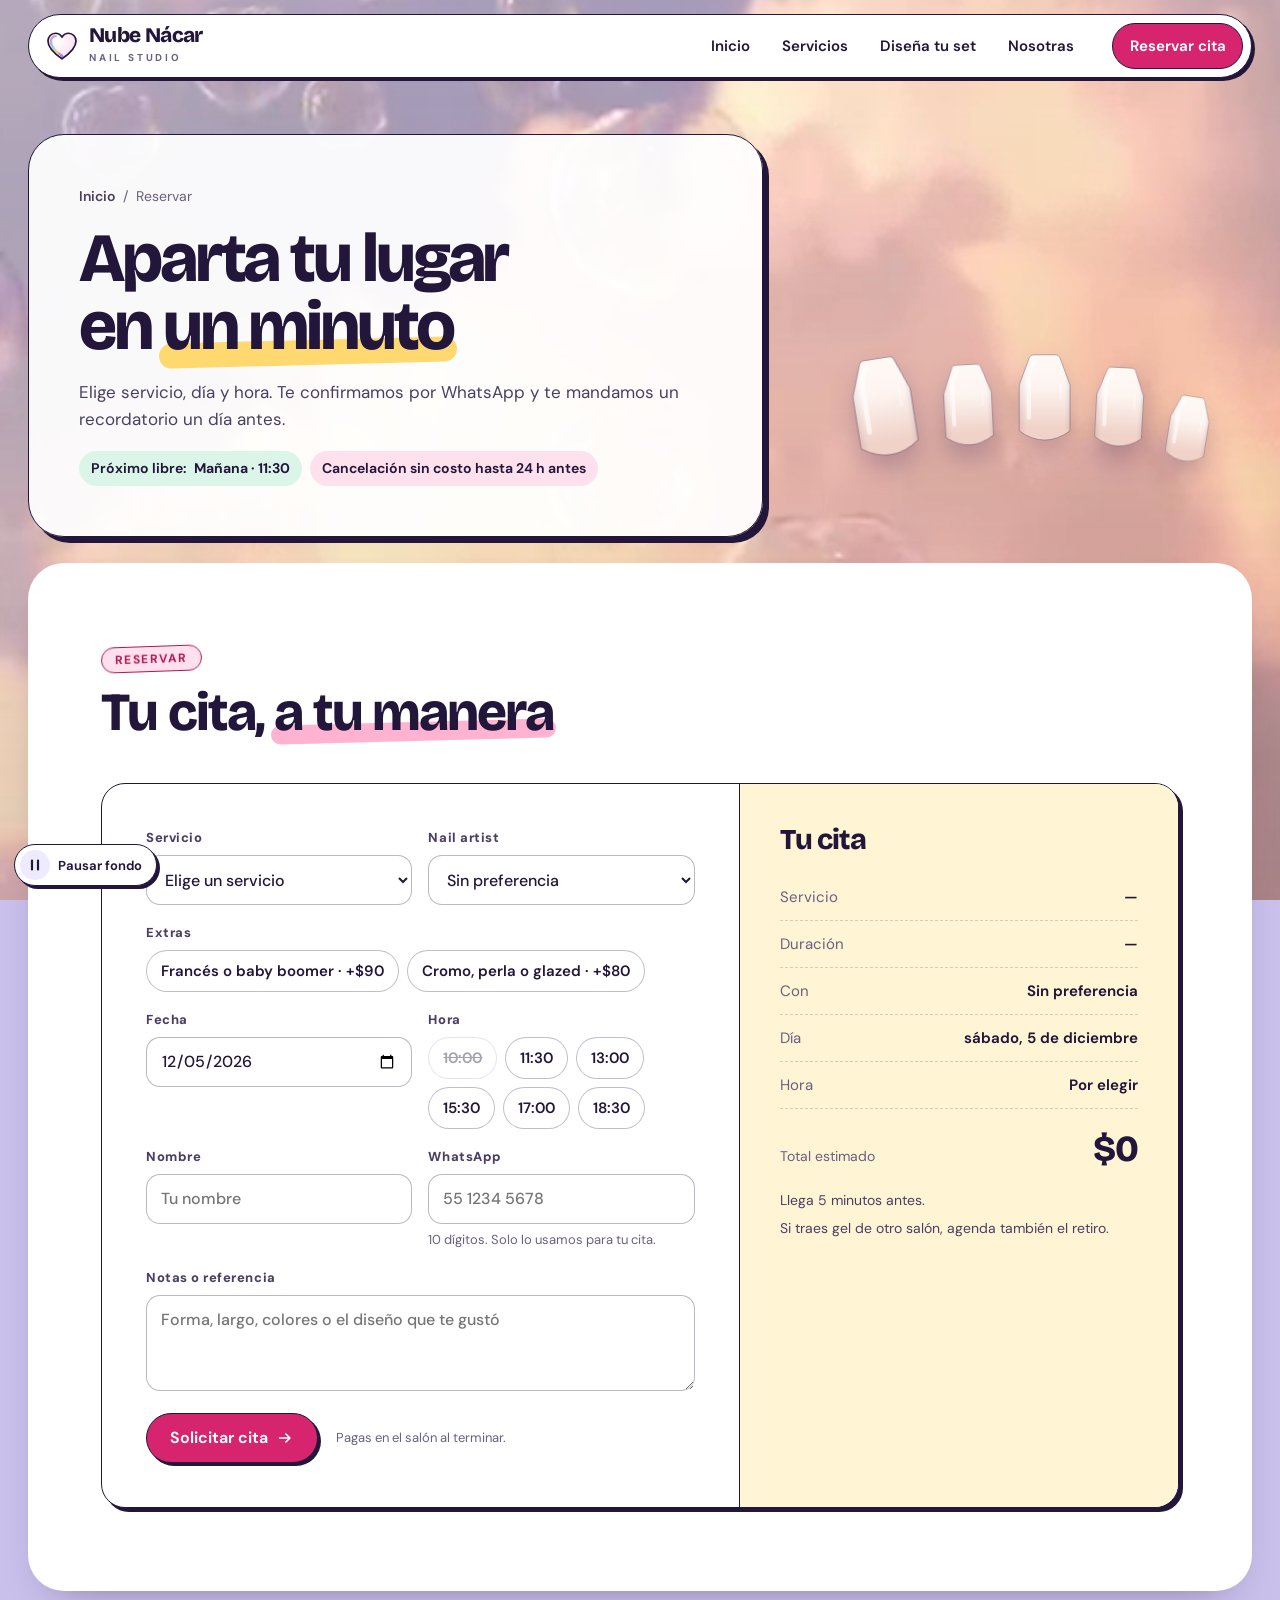
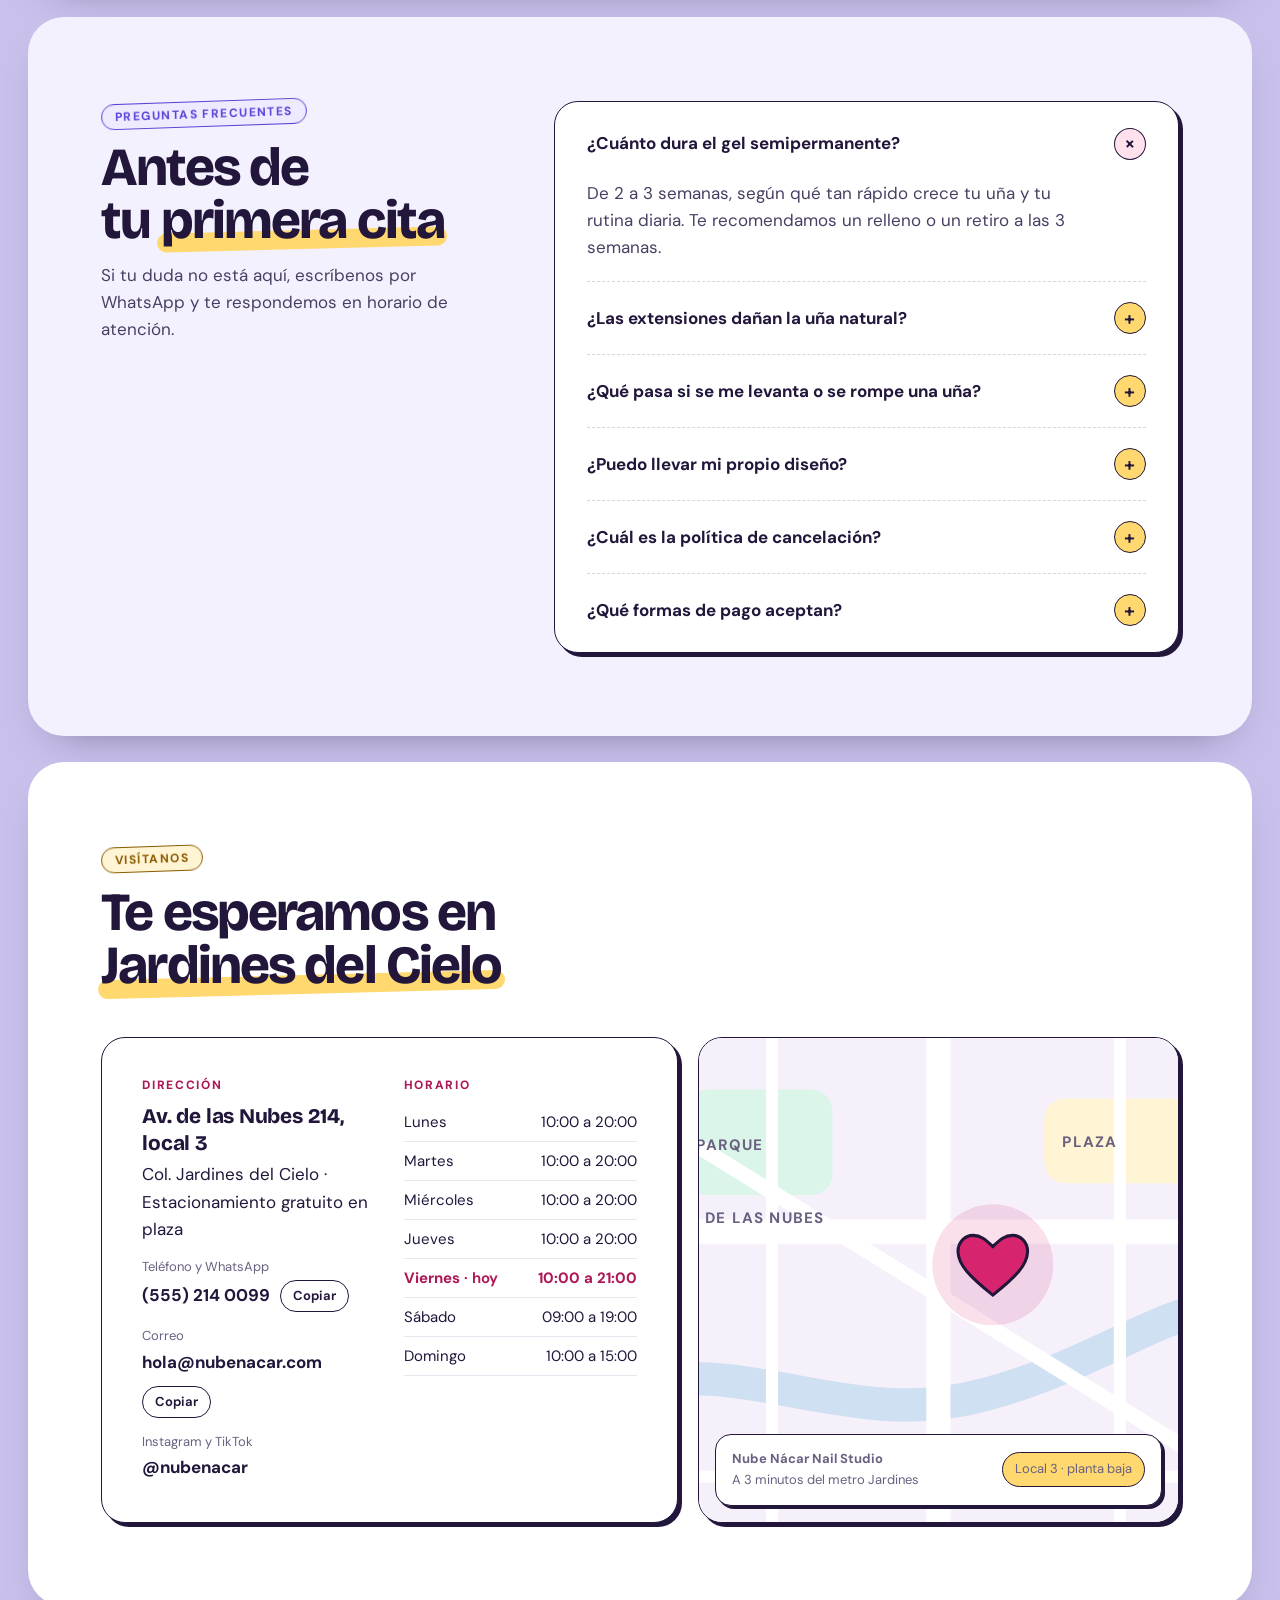
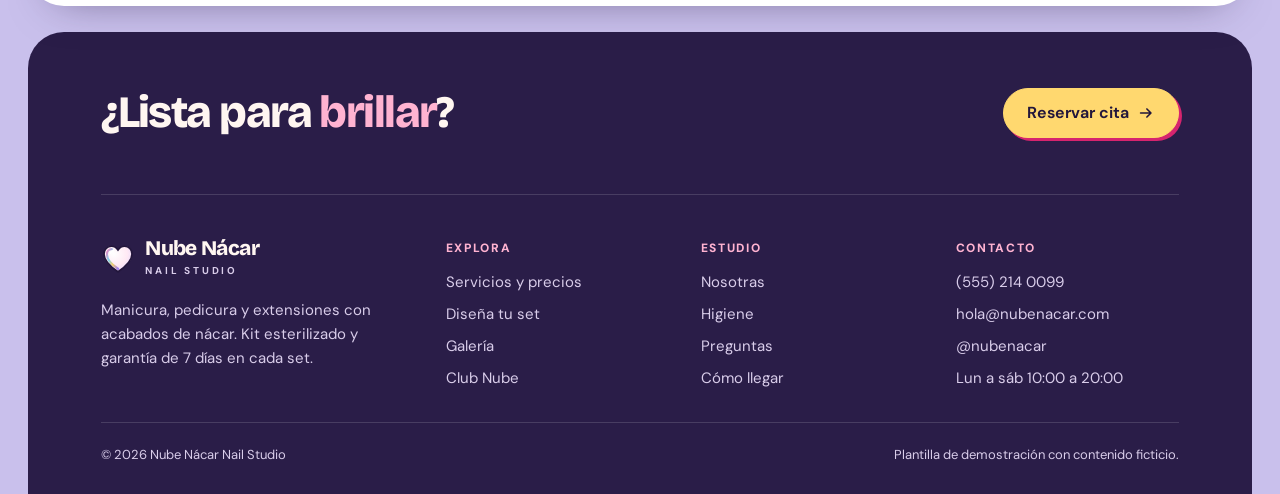
<file: version-anterior/v3/reservar.html>
<!doctype html>
<html lang="es">
<head>
<meta charset="utf-8">
<meta name="viewport" content="width=device-width, initial-scale=1, viewport-fit=cover">
<title>Reservar cita · Nube Nácar Nail Studio</title>
<meta name="description" content="Elige servicio, día y hora. Te confirmamos por WhatsApp.">
<meta name="theme-color" content="#c9c0ec">
<link rel="icon" href="data:image/svg+xml,%3Csvg%20xmlns%3D%22http%3A%2F%2Fwww.w3.org%2F2000%2Fsvg%22%20viewBox%3D%220%200%2040%2040%22%3E%3Cpath%20d%3D%22M20%2035C8%2027%203.5%2021%203.5%2014.2%203.5%209%207.4%205%2012.3%205c3.3%200%205.9%201.8%207.7%204.4C21.8%206.8%2024.4%205%2027.7%205c4.9%200%208.8%204%208.8%209.2C36.5%2021%2032%2027%2020%2035Z%22%20fill%3D%22%23ffd6e7%22%20stroke%3D%22%23d6246e%22%20stroke-width%3D%222.6%22%2F%3E%3C%2Fsvg%3E">
<link rel="preconnect" href="https://fonts.googleapis.com">
<link rel="preconnect" href="https://fonts.gstatic.com" crossorigin>
<link rel="stylesheet" href="https://fonts.googleapis.com/css2?family=Bricolage+Grotesque:opsz,wght@12..96,400..800&family=DM+Sans:ital,opsz,wght@0,9..40,400..700;1,9..40,400..700&display=swap">
<link rel="stylesheet" href="assets/css/styles.css">
<script defer src="assets/js/data.js"></script>
<script defer src="assets/js/nails.js"></script>
<script defer src="assets/js/main.js"></script>
<script defer src="assets/js/reservar.js"></script>
</head>
<body class="page-reservar">
<a class="skip" href="#contenido">Saltar al contenido</a>

<!-- Fondo: tu video en loop, fijo detrás de todo el sitio -->
<div class="bg" aria-hidden="true">
  <video id="bg-video" muted loop playsinline preload="auto" poster="assets/img/fondo.jpg" disablepictureinpicture>
    <source src="assets/video/fondo.mp4" type="video/mp4">
    <source src="assets/video/fondo.webm" type="video/webm">
  </video>
</div>

<header class="topbar" id="topbar">
  <div class="topbar-in">
    <a class="brand" href="index.html" aria-label="Nube Nácar Nail Studio, inicio">
      <svg viewBox="0 0 40 40" aria-hidden="true"><defs><linearGradient id="bti" x1="0" y1="0" x2="1" y2="1"><stop offset="0" stop-color="#f07fbd"/><stop offset=".35" stop-color="#7fd3ef"/><stop offset=".65" stop-color="#f2cf6a"/><stop offset="1" stop-color="#9b7cf2"/></linearGradient><radialGradient id="btf" cx=".35" cy=".3" r=".8"><stop offset="0" stop-color="#fff"/><stop offset=".6" stop-color="#ffe9f4"/><stop offset="1" stop-color="#e6d6ff"/></radialGradient></defs><path d="M20 35C8 27 3.5 21 3.5 14.2 3.5 9 7.4 5 12.3 5c3.3 0 5.9 1.8 7.7 4.4C21.8 6.8 24.4 5 27.7 5c4.9 0 8.8 4 8.8 9.2C36.5 21 32 27 20 35Z" fill="url(#btf)" stroke="#22163b" stroke-width="2"/><path d="M20 31.5C10.5 25 7 20.2 7 14.6 7 11 9.6 8.4 12.6 8.4" fill="none" stroke="url(#bti)" stroke-width="2.6" stroke-linecap="round"/><path d="M11 13c.8-1.6 2-2.4 3.6-2.4" fill="none" stroke="#fff" stroke-width="2.2" stroke-linecap="round"/></svg>
      <span><span class="brand-name">Nube Nácar</span><span class="brand-sub">Nail Studio</span></span>
    </a>
    <nav class="nav" id="nav" aria-label="Principal">
      <a href="index.html">Inicio</a>
      <a href="servicios.html">Servicios</a>
      <a href="disena.html">Diseña tu set</a>
      <a href="nosotras.html">Nosotras</a>
      <a class="btn btn-pink" href="reservar.html" aria-current="page">Reservar cita</a>
    </nav>
    <a class="btn btn-pink btn-sm" href="reservar.html" aria-current="page">Reservar cita</a>
    <button class="menu-btn" id="menu-btn" type="button" aria-expanded="false" aria-controls="nav" aria-label="Abrir menú">
      <svg viewBox="0 0 20 20" aria-hidden="true"><path d="M3 6h14M3 10h14M3 14h9" stroke="currentColor" stroke-width="1.8" stroke-linecap="round" fill="none"/></svg>
    </button>
  </div>
</header>

<main id="contenido">
<section class="page-hero" data-sky>
    <div class="page-hero-grid">
      <div class="page-hero-card">
        <nav class="crumbs" aria-label="Ruta"><a href="index.html">Inicio</a><span aria-hidden="true">/</span><span aria-current="page">Reservar</span></nav>
        <h1>Aparta tu lugar en <span class="hl">un minuto</span></h1>
        <p class="lede">Elige servicio, día y hora. Te confirmamos por WhatsApp y te mandamos un recordatorio un día antes.</p>
        <div class="facts"><span class="fact" style="--c:var(--mint-soft)">Próximo libre: <b data-next-slot>Mañana · 10:00</b></span><span class="fact" style="--c:var(--pink-soft)">Cancelación sin costo hasta 24 h antes</span></div>
      </div>
      <div class="page-hero-art float-set" data-nails="bailarina media leche brillo babyboomer" aria-hidden="true"></div>
    </div>
  </section>

  <section class="panel" id="reservar" aria-labelledby="t-reservar">
    <div class="wrap">
      <div class="sec-head">
        <p class="eyebrow">Reservar</p>
        <h2 id="t-reservar">Tu cita, <span class="hl pink">a tu manera</span></h2>
      </div>
      <div class="booking card">
        <form class="form" id="booking-form" novalidate>
          <div class="design-note" id="design-note" hidden>
            <span class="mini-set" id="design-set" aria-hidden="true"></span>
            <span>Tu diseño: <b id="design-text"></b>. <a href="disena.html">Cambiarlo</a></span>
          </div>
          <div class="form-row">
            <div class="field"><label for="f-service">Servicio</label><select id="f-service" name="servicio" required></select></div>
            <div class="field"><label for="f-artist">Nail artist</label><select id="f-artist" name="artista"><option value="">Sin preferencia</option></select></div>
          </div>
          <div class="field">
            <span class="lbl" id="extras-lbl">Extras</span>
            <div class="chips" role="group" aria-labelledby="extras-lbl" id="extras"></div>
          </div>
          <div class="form-row">
            <div class="field"><label for="f-date">Fecha</label><input id="f-date" name="fecha" type="date" required></div>
            <div class="field">
              <span class="lbl" id="slots-lbl">Hora</span>
              <div class="chips" role="radiogroup" aria-labelledby="slots-lbl" id="slots"></div>
              <span class="err" id="slot-err" hidden>Elige una hora disponible.</span>
            </div>
          </div>
          <div class="form-row">
            <div class="field"><label for="f-name">Nombre</label><input id="f-name" name="nombre" type="text" autocomplete="name" placeholder="Tu nombre" required></div>
            <div class="field">
              <label for="f-phone">WhatsApp</label>
              <input id="f-phone" name="telefono" type="tel" autocomplete="tel" inputmode="tel" placeholder="55 1234 5678" pattern="[0-9 +\-\(\)]{10,}" required>
              <span class="hint">10 dígitos. Solo lo usamos para tu cita.</span>
            </div>
          </div>
          <div class="field"><label for="f-notes">Notas o referencia</label><textarea id="f-notes" name="notas" placeholder="Forma, largo, colores o el diseño que te gustó"></textarea></div>
          <div class="form-foot"><button class="btn btn-pink" type="submit">Solicitar cita <svg viewBox="0 0 20 20" aria-hidden="true"><path d="M4 10h11M11 5.5 15.5 10 11 14.5" fill="none" stroke="currentColor" stroke-width="1.8" stroke-linecap="round" stroke-linejoin="round"/></svg></button><span class="hint">Pagas en el salón al terminar.</span></div>
        </form>
        <aside class="summary" id="summary" aria-live="polite">
          <h3>Tu cita</h3>
          <dl class="sum-list">
            <div><dt>Servicio</dt><dd id="s-service">—</dd></div>
            <div><dt>Duración</dt><dd id="s-time">—</dd></div>
            <div><dt>Con</dt><dd id="s-artist">Sin preferencia</dd></div>
            <div><dt>Día</dt><dd id="s-date">—</dd></div>
            <div><dt>Hora</dt><dd id="s-slot">Por elegir</dd></div>
          </dl>
          <div class="sum-total"><span>Total estimado</span><b id="s-total">$0</b></div>
          <div class="sum-note"><p>Llega 5 minutos antes.</p><p>Si traes gel de otro salón, agenda también el retiro.</p></div>
          <div class="done" id="done" hidden>
            <b id="done-title">Solicitud lista</b>
            <p id="done-text"></p>
            <p class="demo">Esta página es una plantilla de demostración: no se envió ningún dato. Conecta este formulario a tu agenda o a WhatsApp Business.</p>
          </div>
        </aside>
      </div>
    </div>
  </section>

  <section class="panel lilac" id="preguntas" aria-labelledby="t-faq">
    <div class="wrap faq-wrap">
      <div class="sec-head">
        <p class="eyebrow lilac">Preguntas frecuentes</p>
        <h2 id="t-faq">Antes de tu <span class="hl">primera cita</span></h2>
        <p class="sec-lede">Si tu duda no está aquí, escríbenos por WhatsApp y te respondemos en horario de atención.</p>
      </div>
      <div class="faq card">
        <details open><summary>¿Cuánto dura el gel semipermanente?</summary><p>De 2 a 3 semanas, según qué tan rápido crece tu uña y tu rutina diaria. Te recomendamos un relleno o un retiro a las 3 semanas.</p></details>
        <details><summary>¿Las extensiones dañan la uña natural?</summary><p>No, si se aplican y se retiran bien. Preparamos la uña sin limar de más, y el retiro siempre se hace en el salón, nunca arrancando el producto.</p></details>
        <details><summary>¿Qué pasa si se me levanta o se rompe una uña?</summary><p>Tienes 7 días de garantía y la reparamos sin costo. Solo escríbenos con una foto para apartarte un espacio.</p></details>
        <details><summary>¿Puedo llevar mi propio diseño?</summary><p>Claro. Trae capturas o fotos de referencia. En el diagnóstico te decimos el tiempo y el precio exactos antes de empezar.</p></details>
        <details><summary>¿Cuál es la política de cancelación?</summary><p>Puedes cambiar o cancelar sin costo hasta 24 horas antes. Con menos tiempo cobramos el 30% del servicio reservado.</p></details>
        <details><summary>¿Qué formas de pago aceptan?</summary><p>Efectivo, tarjeta de débito o crédito y transferencia. Las tarjetas de regalo se pueden usar en cualquier servicio.</p></details>
      </div>
    </div>
  </section>

  <section class="panel" id="contacto" aria-labelledby="t-contacto">
    <div class="wrap">
      <div class="sec-head">
        <p class="eyebrow butter">Visítanos</p>
        <h2 id="t-contacto">Te esperamos en <span class="hl">Jardines del Cielo</span></h2>
      </div>
      <div class="contact">
        <div class="info card rise">
          <div class="contact-lines">
            <div><h3>Dirección</h3><address><span class="big">Av. de las Nubes 214, local 3</span><span>Col. Jardines del Cielo · Estacionamiento gratuito en plaza</span></address></div>
            <div class="cl"><span>Teléfono y WhatsApp</span><div class="cl-row"><b id="phone">(555) 214 0099</b><button class="copy" type="button" data-copy="phone">Copiar</button></div></div>
            <div class="cl"><span>Correo</span><div class="cl-row"><b id="mail">hola@nubenacar.com</b><button class="copy" type="button" data-copy="mail">Copiar</button></div></div>
            <div class="cl"><span>Instagram y TikTok</span><div class="cl-row"><b>@nubenacar</b></div></div>
          </div>
          <div><h3>Horario</h3><table class="hours" id="hours"><tbody></tbody></table></div>
        </div>
        <div class="map card rise" role="img" aria-label="Mapa ilustrado de la ubicación del salón">
          <svg viewBox="0 0 400 320" preserveAspectRatio="xMidYMid slice" aria-hidden="true">
            <rect width="400" height="320" fill="#f6f0fb"/>
            <path d="M-10 230C80 210 140 260 230 236s130-70 190-58" fill="none" stroke="#cfe0f2" stroke-width="22" stroke-linecap="round"/>
            <rect x="34" y="34" width="96" height="70" rx="14" fill="#dcf5e9"/>
            <rect x="270" y="40" width="100" height="56" rx="14" fill="#fff4d3"/>
            <g fill="none" stroke="#fff" stroke-linecap="round"><path d="M-10 128H410" stroke-width="16"/><path d="M200 -10V330" stroke-width="16"/><path d="M-10 40 410 300" stroke-width="10"/><path d="M90 -10V330M320 -10V330" stroke-width="8"/><path d="M-10 290H410" stroke-width="8"/></g>
            <g font-family="DM Sans, system-ui, sans-serif" font-size="10" font-weight="700" fill="#6a6081" letter-spacing=".08em"><text x="24" y="122">AV. DE LAS NUBES</text><text x="40" y="74">PARQUE</text><text x="282" y="72">PLAZA</text></g>
            <circle cx="236" cy="150" r="40" fill="#d6246e" opacity=".14"/>
            <path d="M236 170c-15-12-23-20-23-29 0-6 4.6-10.5 10-10.5 5 0 8 2.6 13 7.4 5-4.8 8-7.4 13-7.4 5.4 0 10 4.5 10 10.5 0 9-8 17-23 29Z" fill="#d6246e" stroke="#22163b" stroke-width="2"/>
          </svg>
          <div class="map-card"><span><b>Nube Nácar Nail Studio</b><span>A 3 minutos del metro Jardines</span></span><span class="pill">Local 3 · planta baja</span></div>
        </div>
      </div>
    </div>
  </section>
</main>

<footer class="footer">
  <div class="wrap">
    <div class="footer-cta">
      <p>¿Lista para <span class="pinky">brillar</span>?</p>
      <a class="btn" href="reservar.html">Reservar cita <svg viewBox="0 0 20 20" aria-hidden="true"><path d="M4 10h11M11 5.5 15.5 10 11 14.5" fill="none" stroke="currentColor" stroke-width="1.8" stroke-linecap="round" stroke-linejoin="round"/></svg></a>
    </div>
    <div class="footer-in">
      <div>
        <a class="brand" href="index.html"><svg viewBox="0 0 40 40" aria-hidden="true"><defs><linearGradient id="bfi" x1="0" y1="0" x2="1" y2="1"><stop offset="0" stop-color="#f07fbd"/><stop offset=".35" stop-color="#7fd3ef"/><stop offset=".65" stop-color="#f2cf6a"/><stop offset="1" stop-color="#9b7cf2"/></linearGradient><radialGradient id="bff" cx=".35" cy=".3" r=".8"><stop offset="0" stop-color="#fff"/><stop offset=".6" stop-color="#ffe9f4"/><stop offset="1" stop-color="#e6d6ff"/></radialGradient></defs><path d="M20 35C8 27 3.5 21 3.5 14.2 3.5 9 7.4 5 12.3 5c3.3 0 5.9 1.8 7.7 4.4C21.8 6.8 24.4 5 27.7 5c4.9 0 8.8 4 8.8 9.2C36.5 21 32 27 20 35Z" fill="url(#bff)" stroke="#22163b" stroke-width="2"/><path d="M20 31.5C10.5 25 7 20.2 7 14.6 7 11 9.6 8.4 12.6 8.4" fill="none" stroke="url(#bfi)" stroke-width="2.6" stroke-linecap="round"/><path d="M11 13c.8-1.6 2-2.4 3.6-2.4" fill="none" stroke="#fff" stroke-width="2.2" stroke-linecap="round"/></svg><span><span class="brand-name">Nube Nácar</span><span class="brand-sub">Nail Studio</span></span></a>
        <p style="margin-top:14px;max-width:36ch">Manicura, pedicura y extensiones con acabados de nácar. Kit esterilizado y garantía de 7 días en cada set.</p>
      </div>
      <div><h4>Explora</h4><ul><li><a href="servicios.html">Servicios y precios</a></li><li><a href="disena.html">Diseña tu set</a></li><li><a href="disena.html#galeria">Galería</a></li><li><a href="servicios.html#club">Club Nube</a></li></ul></div>
      <div><h4>Estudio</h4><ul><li><a href="nosotras.html">Nosotras</a></li><li><a href="nosotras.html#higiene">Higiene</a></li><li><a href="reservar.html#preguntas">Preguntas</a></li><li><a href="reservar.html#contacto">Cómo llegar</a></li></ul></div>
      <div><h4>Contacto</h4><ul><li>(555) 214 0099</li><li>hola@nubenacar.com</li><li>@nubenacar</li><li>Lun a sáb 10:00 a 20:00</li></ul></div>
      <div class="footer-bottom"><span>© <span data-year>2026</span> Nube Nácar Nail Studio</span><span>Plantilla de demostración con contenido ficticio.</span></div>
    </div>
  </div>
</footer>

<button class="bg-toggle" id="bg-toggle" type="button" aria-pressed="true">
  <span class="ic" aria-hidden="true"><svg class="pause" viewBox="0 0 14 14"><path d="M4 2.5v9M10 2.5v9" stroke="currentColor" stroke-width="2.2" stroke-linecap="round"/></svg><svg class="play" viewBox="0 0 14 14"><path d="M4 2.2 11.5 7 4 11.8Z" fill="currentColor"/></svg></span>
  <span class="txt">Pausar fondo</span>
</button>
<div class="toast" id="toast" role="status"></div>
</body>
</html>
</file>
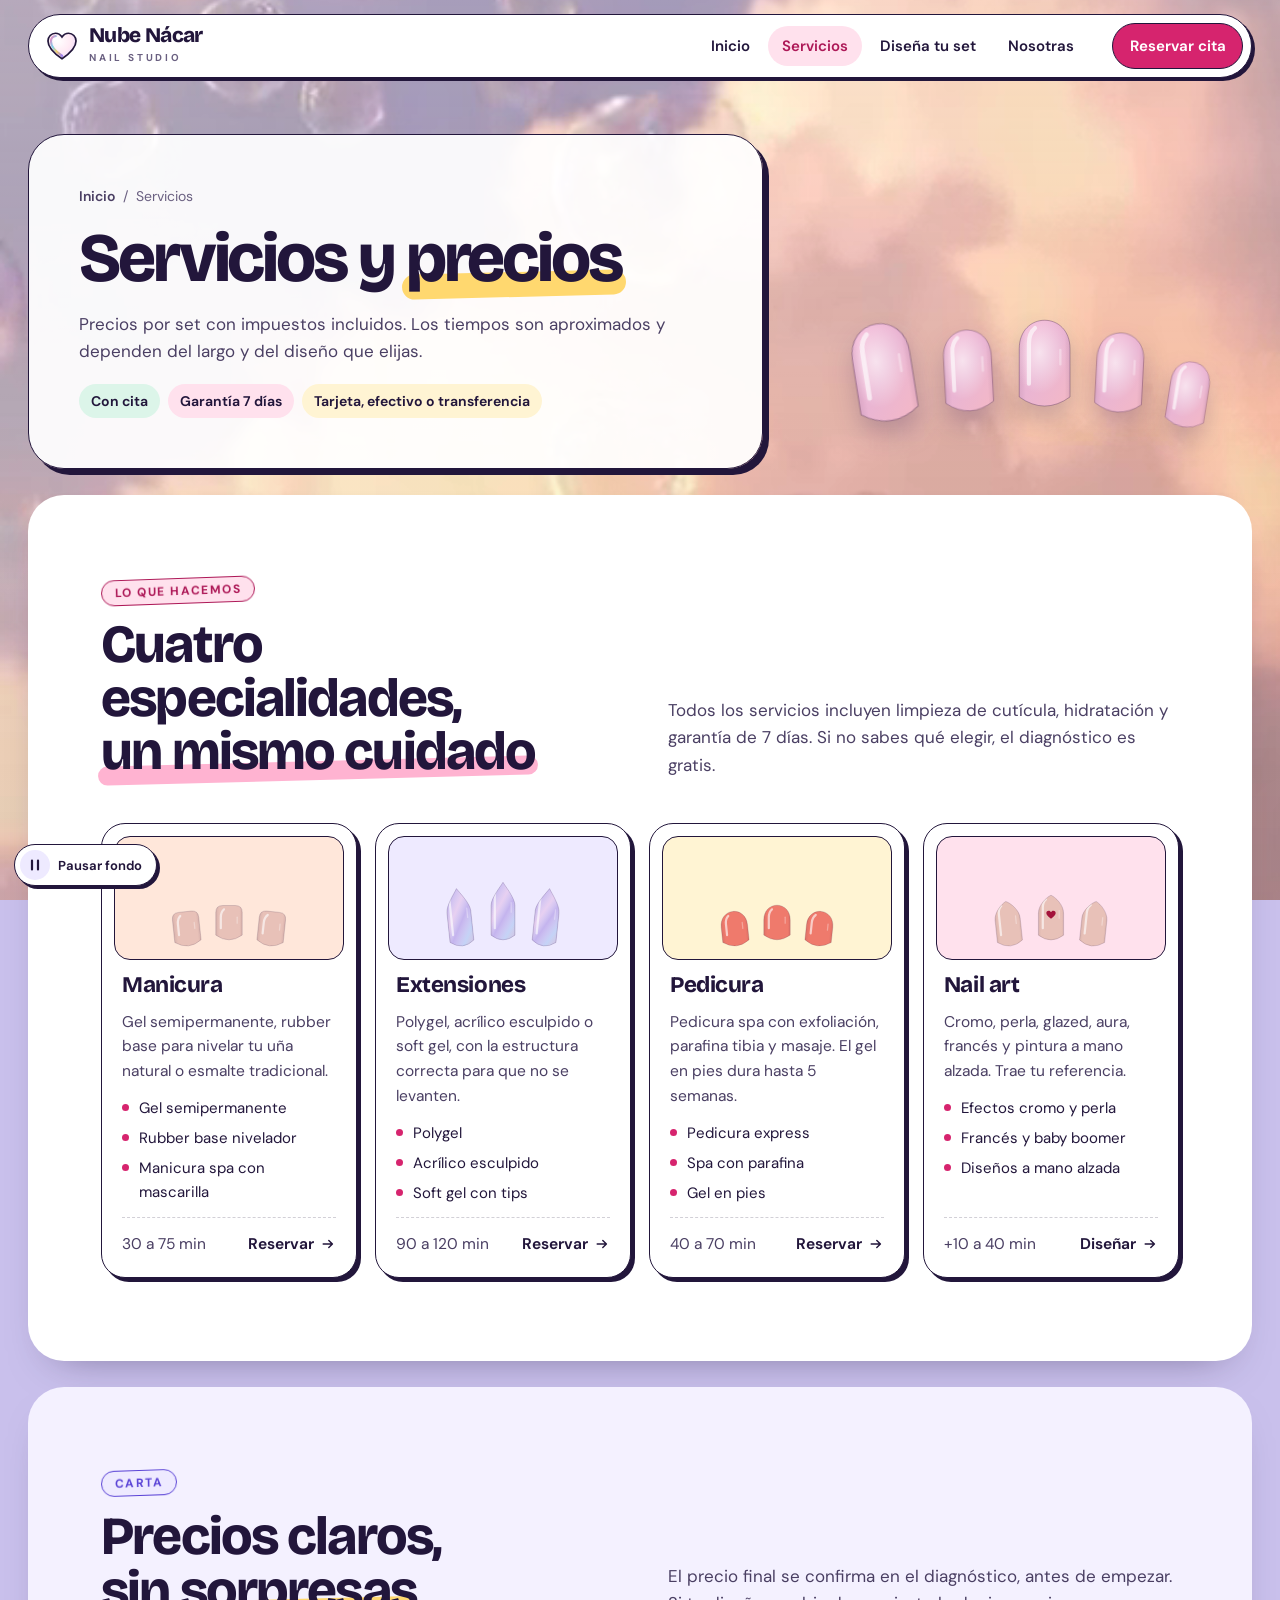
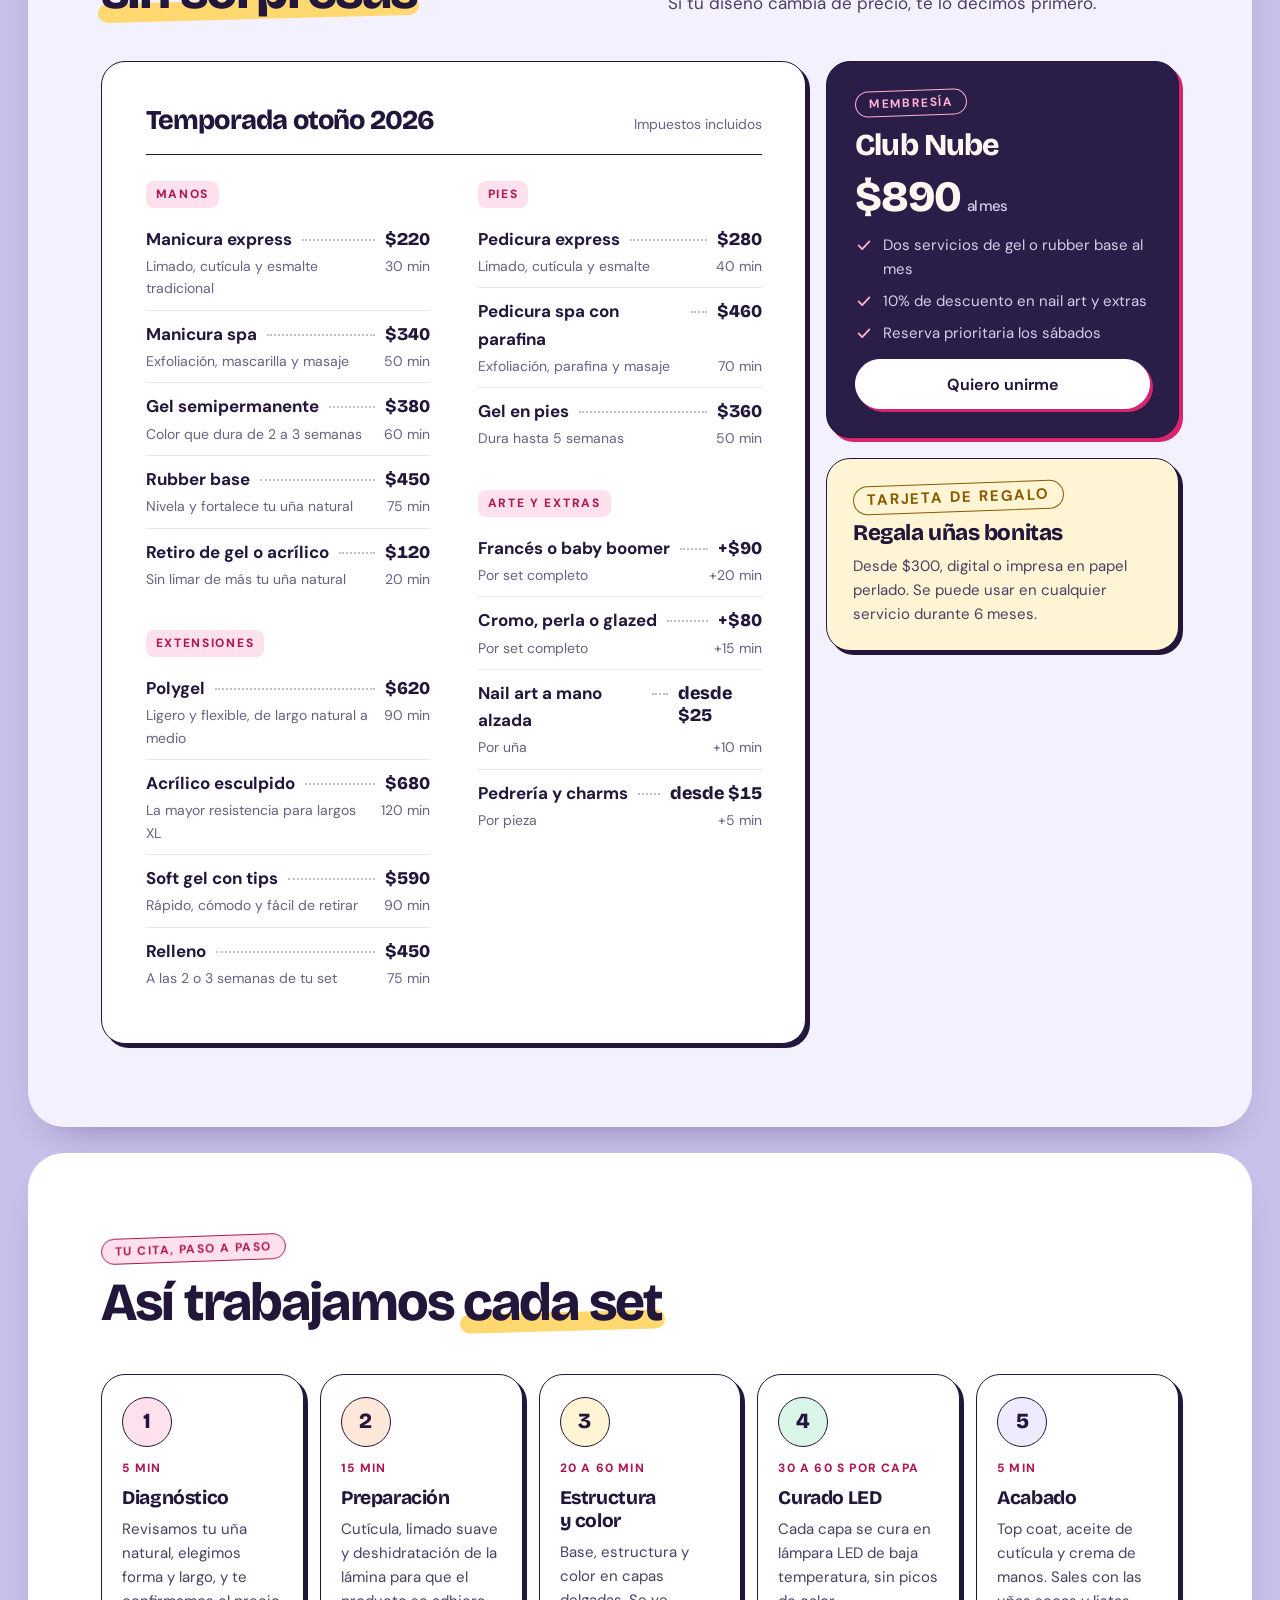
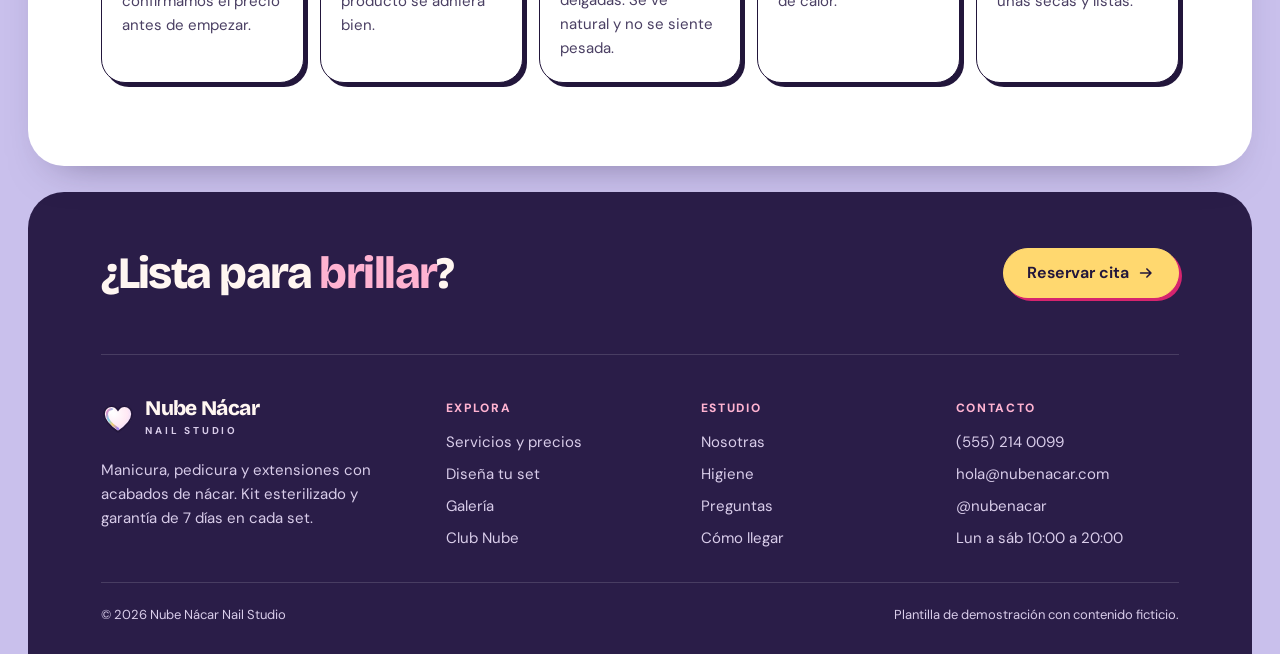
<file: version-anterior/v3/servicios.html>
<!doctype html>
<html lang="es">
<head>
<meta charset="utf-8">
<meta name="viewport" content="width=device-width, initial-scale=1, viewport-fit=cover">
<title>Servicios y precios · Nube Nácar Nail Studio</title>
<meta name="description" content="Manicura, gel, rubber base, polygel, acrílico, pedicura spa y nail art. Carta de precios con tiempos.">
<meta name="theme-color" content="#c9c0ec">
<link rel="icon" href="data:image/svg+xml,%3Csvg%20xmlns%3D%22http%3A%2F%2Fwww.w3.org%2F2000%2Fsvg%22%20viewBox%3D%220%200%2040%2040%22%3E%3Cpath%20d%3D%22M20%2035C8%2027%203.5%2021%203.5%2014.2%203.5%209%207.4%205%2012.3%205c3.3%200%205.9%201.8%207.7%204.4C21.8%206.8%2024.4%205%2027.7%205c4.9%200%208.8%204%208.8%209.2C36.5%2021%2032%2027%2020%2035Z%22%20fill%3D%22%23ffd6e7%22%20stroke%3D%22%23d6246e%22%20stroke-width%3D%222.6%22%2F%3E%3C%2Fsvg%3E">
<link rel="preconnect" href="https://fonts.googleapis.com">
<link rel="preconnect" href="https://fonts.gstatic.com" crossorigin>
<link rel="stylesheet" href="https://fonts.googleapis.com/css2?family=Bricolage+Grotesque:opsz,wght@12..96,400..800&family=DM+Sans:ital,opsz,wght@0,9..40,400..700;1,9..40,400..700&display=swap">
<link rel="stylesheet" href="assets/css/styles.css">
<script defer src="assets/js/data.js"></script>
<script defer src="assets/js/nails.js"></script>
<script defer src="assets/js/main.js"></script>
<script defer src="assets/js/servicios.js"></script>
</head>
<body class="page-servicios">
<a class="skip" href="#contenido">Saltar al contenido</a>

<!-- Fondo: tu video en loop, fijo detrás de todo el sitio -->
<div class="bg" aria-hidden="true">
  <video id="bg-video" muted loop playsinline preload="auto" poster="assets/img/fondo.jpg" disablepictureinpicture>
    <source src="assets/video/fondo.mp4" type="video/mp4">
    <source src="assets/video/fondo.webm" type="video/webm">
  </video>
</div>

<header class="topbar" id="topbar">
  <div class="topbar-in">
    <a class="brand" href="index.html" aria-label="Nube Nácar Nail Studio, inicio">
      <svg viewBox="0 0 40 40" aria-hidden="true"><defs><linearGradient id="bti" x1="0" y1="0" x2="1" y2="1"><stop offset="0" stop-color="#f07fbd"/><stop offset=".35" stop-color="#7fd3ef"/><stop offset=".65" stop-color="#f2cf6a"/><stop offset="1" stop-color="#9b7cf2"/></linearGradient><radialGradient id="btf" cx=".35" cy=".3" r=".8"><stop offset="0" stop-color="#fff"/><stop offset=".6" stop-color="#ffe9f4"/><stop offset="1" stop-color="#e6d6ff"/></radialGradient></defs><path d="M20 35C8 27 3.5 21 3.5 14.2 3.5 9 7.4 5 12.3 5c3.3 0 5.9 1.8 7.7 4.4C21.8 6.8 24.4 5 27.7 5c4.9 0 8.8 4 8.8 9.2C36.5 21 32 27 20 35Z" fill="url(#btf)" stroke="#22163b" stroke-width="2"/><path d="M20 31.5C10.5 25 7 20.2 7 14.6 7 11 9.6 8.4 12.6 8.4" fill="none" stroke="url(#bti)" stroke-width="2.6" stroke-linecap="round"/><path d="M11 13c.8-1.6 2-2.4 3.6-2.4" fill="none" stroke="#fff" stroke-width="2.2" stroke-linecap="round"/></svg>
      <span><span class="brand-name">Nube Nácar</span><span class="brand-sub">Nail Studio</span></span>
    </a>
    <nav class="nav" id="nav" aria-label="Principal">
      <a href="index.html">Inicio</a>
      <a href="servicios.html" aria-current="page">Servicios</a>
      <a href="disena.html">Diseña tu set</a>
      <a href="nosotras.html">Nosotras</a>
      <a class="btn btn-pink" href="reservar.html">Reservar cita</a>
    </nav>
    <a class="btn btn-pink btn-sm" href="reservar.html">Reservar cita</a>
    <button class="menu-btn" id="menu-btn" type="button" aria-expanded="false" aria-controls="nav" aria-label="Abrir menú">
      <svg viewBox="0 0 20 20" aria-hidden="true"><path d="M3 6h14M3 10h14M3 14h9" stroke="currentColor" stroke-width="1.8" stroke-linecap="round" fill="none"/></svg>
    </button>
  </div>
</header>

<main id="contenido">
<section class="page-hero" data-sky>
    <div class="page-hero-grid">
      <div class="page-hero-card">
        <nav class="crumbs" aria-label="Ruta"><a href="index.html">Inicio</a><span aria-hidden="true">/</span><span aria-current="page">Servicios</span></nav>
        <h1>Servicios y <span class="hl">precios</span></h1>
        <p class="lede">Precios por set con impuestos incluidos. Los tiempos son aproximados y dependen del largo y del diseño que elijas.</p>
        <div class="facts"><span class="fact" style="--c:var(--mint-soft)">Con cita</span><span class="fact" style="--c:var(--pink-soft)">Garantía 7 días</span><span class="fact" style="--c:var(--butter-soft)">Tarjeta, efectivo o transferencia</span></div>
      </div>
      <div class="page-hero-art float-set" data-nails="ovalada media fresa glazed" aria-hidden="true"></div>
    </div>
  </section>

  <section class="panel" aria-labelledby="t-cats">
    <div class="wrap">
      <div class="sec-head split">
        <p class="eyebrow">Lo que hacemos</p>
        <h2 id="t-cats">Cuatro especialidades, <span class="hl pink">un mismo cuidado</span></h2>
        <p class="sec-lede">Todos los servicios incluyen limpieza de cutícula, hidratación y garantía de 7 días. Si no sabes qué elegir, el diagnóstico es gratis.</p>
      </div>
      <div class="svc-grid">
        <article class="svc card rise" id="manicura">
          <div class="svc-art" data-art="manicura" style="--art:var(--peach-soft)"></div>
          <h3>Manicura</h3>
          <p>Gel semipermanente, rubber base para nivelar tu uña natural o esmalte tradicional.</p>
          <ul class="svc-list"><li>Gel semipermanente</li><li>Rubber base nivelador</li><li>Manicura spa con mascarilla</li></ul>
          <p class="svc-meta"><span>30 a 75 min</span><a class="link-arrow" href="reservar.html?servicio=gel">Reservar <svg viewBox="0 0 20 20" aria-hidden="true"><path d="M4 10h11M11 5.5 15.5 10 11 14.5" fill="none" stroke="currentColor" stroke-width="1.8" stroke-linecap="round" stroke-linejoin="round"/></svg></a></p>
        </article>
        <article class="svc card rise" id="extensiones">
          <div class="svc-art" data-art="extensiones" style="--art:var(--lilac-soft)"></div>
          <h3>Extensiones</h3>
          <p>Polygel, acrílico esculpido o soft gel, con la estructura correcta para que no se levanten.</p>
          <ul class="svc-list"><li>Polygel</li><li>Acrílico esculpido</li><li>Soft gel con tips</li></ul>
          <p class="svc-meta"><span>90 a 120 min</span><a class="link-arrow" href="reservar.html?servicio=polygel">Reservar <svg viewBox="0 0 20 20" aria-hidden="true"><path d="M4 10h11M11 5.5 15.5 10 11 14.5" fill="none" stroke="currentColor" stroke-width="1.8" stroke-linecap="round" stroke-linejoin="round"/></svg></a></p>
        </article>
        <article class="svc card rise" id="pedicura">
          <div class="svc-art" data-art="pedicura" style="--art:var(--butter-soft)"></div>
          <h3>Pedicura</h3>
          <p>Pedicura spa con exfoliación, parafina tibia y masaje. El gel en pies dura hasta 5 semanas.</p>
          <ul class="svc-list"><li>Pedicura express</li><li>Spa con parafina</li><li>Gel en pies</li></ul>
          <p class="svc-meta"><span>40 a 70 min</span><a class="link-arrow" href="reservar.html?servicio=pedi-spa">Reservar <svg viewBox="0 0 20 20" aria-hidden="true"><path d="M4 10h11M11 5.5 15.5 10 11 14.5" fill="none" stroke="currentColor" stroke-width="1.8" stroke-linecap="round" stroke-linejoin="round"/></svg></a></p>
        </article>
        <article class="svc card rise" id="arte">
          <div class="svc-art" data-art="arte" style="--art:var(--pink-soft)"></div>
          <h3>Nail art</h3>
          <p>Cromo, perla, glazed, aura, francés y pintura a mano alzada. Trae tu referencia.</p>
          <ul class="svc-list"><li>Efectos cromo y perla</li><li>Francés y baby boomer</li><li>Diseños a mano alzada</li></ul>
          <p class="svc-meta"><span>+10 a 40 min</span><a class="link-arrow" href="disena.html">Diseñar <svg viewBox="0 0 20 20" aria-hidden="true"><path d="M4 10h11M11 5.5 15.5 10 11 14.5" fill="none" stroke="currentColor" stroke-width="1.8" stroke-linecap="round" stroke-linejoin="round"/></svg></a></p>
        </article>
      </div>
    </div>
  </section>

  <section class="panel lilac" id="precios" aria-labelledby="t-precios">
    <div class="wrap">
      <div class="sec-head split">
        <p class="eyebrow lilac">Carta</p>
        <h2 id="t-precios">Precios claros, <span class="hl">sin sorpresas</span></h2>
        <p class="sec-lede">El precio final se confirma en el diagnóstico, antes de empezar. Si tu diseño cambia de precio, te lo decimos primero.</p>
      </div>
      <div class="prices">
        <div class="menu card rise">
          <div class="menu-head"><h3>Temporada otoño 2026</h3><p>Impuestos incluidos</p></div>
          <div class="menu-cols" id="menu-cols"></div>
        </div>
        <div class="side-cards">
          <article class="club rise" id="club">
            <p class="eyebrow">Membresía</p>
            <h3>Club Nube</h3>
            <p class="club-price">$890<small>al mes</small></p>
            <ul>
              <li><svg viewBox="0 0 20 20" aria-hidden="true"><path d="M4 10.5 8 14.5 16 6" fill="none" stroke="currentColor" stroke-width="2" stroke-linecap="round" stroke-linejoin="round"/></svg>Dos servicios de gel o rubber base al mes</li>
              <li><svg viewBox="0 0 20 20" aria-hidden="true"><path d="M4 10.5 8 14.5 16 6" fill="none" stroke="currentColor" stroke-width="2" stroke-linecap="round" stroke-linejoin="round"/></svg>10% de descuento en nail art y extras</li>
              <li><svg viewBox="0 0 20 20" aria-hidden="true"><path d="M4 10.5 8 14.5 16 6" fill="none" stroke="currentColor" stroke-width="2" stroke-linecap="round" stroke-linejoin="round"/></svg>Reserva prioritaria los sábados</li>
            </ul>
            <a class="btn" href="reservar.html?servicio=gel&amp;nota=Me%20interesa%20el%20Club%20Nube.">Quiero unirme</a>
          </article>
          <article class="gift card rise">
            <p class="eyebrow butter">Tarjeta de regalo</p>
            <h3>Regala uñas bonitas</h3>
            <p>Desde $300, digital o impresa en papel perlado. Se puede usar en cualquier servicio durante 6 meses.</p>
          </article>
        </div>
      </div>
    </div>
  </section>

  <section class="panel" id="proceso" aria-labelledby="t-proceso">
    <div class="wrap">
      <div class="sec-head">
        <p class="eyebrow">Tu cita, paso a paso</p>
        <h2 id="t-proceso">Así trabajamos <span class="hl">cada set</span></h2>
      </div>
      <ol class="steps">
        <li class="step card rise"><span class="step-num" style="--c:var(--pink-soft)">1</span><span class="step-time">5 min</span><h3>Diagnóstico</h3><p>Revisamos tu uña natural, elegimos forma y largo, y te confirmamos el precio antes de empezar.</p></li>
        <li class="step card rise"><span class="step-num" style="--c:var(--peach-soft)">2</span><span class="step-time">15 min</span><h3>Preparación</h3><p>Cutícula, limado suave y deshidratación de la lámina para que el producto se adhiera bien.</p></li>
        <li class="step card rise"><span class="step-num" style="--c:var(--butter-soft)">3</span><span class="step-time">20 a 60 min</span><h3>Estructura y color</h3><p>Base, estructura y color en capas delgadas. Se ve natural y no se siente pesada.</p></li>
        <li class="step card rise"><span class="step-num" style="--c:var(--mint-soft)">4</span><span class="step-time">30 a 60 s por capa</span><h3>Curado LED</h3><p>Cada capa se cura en lámpara LED de baja temperatura, sin picos de calor.</p></li>
        <li class="step card rise"><span class="step-num" style="--c:var(--lilac-soft)">5</span><span class="step-time">5 min</span><h3>Acabado</h3><p>Top coat, aceite de cutícula y crema de manos. Sales con las uñas secas y listas.</p></li>
      </ol>
    </div>
  </section>
</main>

<footer class="footer">
  <div class="wrap">
    <div class="footer-cta">
      <p>¿Lista para <span class="pinky">brillar</span>?</p>
      <a class="btn" href="reservar.html">Reservar cita <svg viewBox="0 0 20 20" aria-hidden="true"><path d="M4 10h11M11 5.5 15.5 10 11 14.5" fill="none" stroke="currentColor" stroke-width="1.8" stroke-linecap="round" stroke-linejoin="round"/></svg></a>
    </div>
    <div class="footer-in">
      <div>
        <a class="brand" href="index.html"><svg viewBox="0 0 40 40" aria-hidden="true"><defs><linearGradient id="bfi" x1="0" y1="0" x2="1" y2="1"><stop offset="0" stop-color="#f07fbd"/><stop offset=".35" stop-color="#7fd3ef"/><stop offset=".65" stop-color="#f2cf6a"/><stop offset="1" stop-color="#9b7cf2"/></linearGradient><radialGradient id="bff" cx=".35" cy=".3" r=".8"><stop offset="0" stop-color="#fff"/><stop offset=".6" stop-color="#ffe9f4"/><stop offset="1" stop-color="#e6d6ff"/></radialGradient></defs><path d="M20 35C8 27 3.5 21 3.5 14.2 3.5 9 7.4 5 12.3 5c3.3 0 5.9 1.8 7.7 4.4C21.8 6.8 24.4 5 27.7 5c4.9 0 8.8 4 8.8 9.2C36.5 21 32 27 20 35Z" fill="url(#bff)" stroke="#22163b" stroke-width="2"/><path d="M20 31.5C10.5 25 7 20.2 7 14.6 7 11 9.6 8.4 12.6 8.4" fill="none" stroke="url(#bfi)" stroke-width="2.6" stroke-linecap="round"/><path d="M11 13c.8-1.6 2-2.4 3.6-2.4" fill="none" stroke="#fff" stroke-width="2.2" stroke-linecap="round"/></svg><span><span class="brand-name">Nube Nácar</span><span class="brand-sub">Nail Studio</span></span></a>
        <p style="margin-top:14px;max-width:36ch">Manicura, pedicura y extensiones con acabados de nácar. Kit esterilizado y garantía de 7 días en cada set.</p>
      </div>
      <div><h4>Explora</h4><ul><li><a href="servicios.html">Servicios y precios</a></li><li><a href="disena.html">Diseña tu set</a></li><li><a href="disena.html#galeria">Galería</a></li><li><a href="servicios.html#club">Club Nube</a></li></ul></div>
      <div><h4>Estudio</h4><ul><li><a href="nosotras.html">Nosotras</a></li><li><a href="nosotras.html#higiene">Higiene</a></li><li><a href="reservar.html#preguntas">Preguntas</a></li><li><a href="reservar.html#contacto">Cómo llegar</a></li></ul></div>
      <div><h4>Contacto</h4><ul><li>(555) 214 0099</li><li>hola@nubenacar.com</li><li>@nubenacar</li><li>Lun a sáb 10:00 a 20:00</li></ul></div>
      <div class="footer-bottom"><span>© <span data-year>2026</span> Nube Nácar Nail Studio</span><span>Plantilla de demostración con contenido ficticio.</span></div>
    </div>
  </div>
</footer>

<button class="bg-toggle" id="bg-toggle" type="button" aria-pressed="true">
  <span class="ic" aria-hidden="true"><svg class="pause" viewBox="0 0 14 14"><path d="M4 2.5v9M10 2.5v9" stroke="currentColor" stroke-width="2.2" stroke-linecap="round"/></svg><svg class="play" viewBox="0 0 14 14"><path d="M4 2.2 11.5 7 4 11.8Z" fill="currentColor"/></svg></span>
  <span class="txt">Pausar fondo</span>
</button>
<a class="btn btn-pink fab" id="fab" href="reservar.html">Reservar cita</a>
<div class="toast" id="toast" role="status"></div>
</body>
</html>
</file>
<file: assets/css/estilos.css>
/* =====================================================================
   Nube Nácar · Nail Atelier — hoja de estilos compartida
   Estilo: lujo minimal. Crema, tipografía serif fina, líneas delgadas.
   Rendimiento: sin blur ni backdrop-filter; los videos se pausan cuando
   no se ven; las animaciones usan solo transform y opacity.
   ===================================================================== */

:root {
  --cream: #f7f2ec;
  --paper: #fbf8f4;
  --sand: #efe7dd;
  --sand-2: #e5d9cb;
  --line: #dcd0c2;
  --line-soft: #e8dfd4;
  --ink: #2a221e;
  --ink-2: #574b43;
  --ink-3: #7f7167;
  --rose: #8f5a52;
  --rose-soft: #c99a90;
  --gold: #b39468;
  --accent: #8f5a52;            /* cambia con el "tono del día" */
  --serif: "Cormorant Garamond", "Cormorant", Garamond, "Times New Roman", serif;
  --sans: "Jost", "Futura", "Century Gothic", "Segoe UI", system-ui, sans-serif;
  --wrap: 1240px;
  --gutter: clamp(20px, 5vw, 64px);
  --section: clamp(84px, 11vw, 152px);
  --head: 84px;
  --bar: 38px;
  --ease: cubic-bezier(.22, .7, .2, 1);
  color-scheme: light;
}

*, *::before, *::after { box-sizing: border-box; }
[hidden] { display: none !important; }
html { scroll-behavior: smooth; -webkit-text-size-adjust: 100%; }
body {
  margin: 0; background: var(--cream); color: var(--ink-2);
  font: 300 1.0625rem/1.75 var(--sans); letter-spacing: .01em;
  -webkit-font-smoothing: antialiased;
}
img, svg, video { max-width: 100%; display: block; }
a { color: inherit; }
button { font: inherit; color: inherit; }
::selection { background: #ead7cc; color: var(--ink); }
:focus-visible { outline: 1.5px solid var(--ink); outline-offset: 4px; }
[id] { scroll-margin-top: calc(var(--head) + 24px); }
h1, h2, h3, h4 { margin: 0; color: var(--ink); font-weight: 400; text-wrap: balance; }
h1, h2 { font-family: var(--serif); font-weight: 300; letter-spacing: -.01em; line-height: 1.02; }
h1 em, h2 em, h3 em { font-style: italic; color: var(--accent); transition: color .6s ease; }
h2 { font-size: clamp(2.5rem, 5vw, 4.1rem); }
h3 { font-family: var(--serif); font-size: 1.75rem; font-weight: 400; line-height: 1.15; }
p { margin: 0; }
strong, b { font-weight: 500; color: var(--ink); }
.skip { position: fixed; left: 16px; top: -60px; z-index: 100; padding: 10px 18px; background: var(--ink); color: var(--cream); text-decoration: none; font-size: .875rem; }
.skip:focus { top: 16px; }

/* ---------- Utilidades ---------- */
.wrap { max-width: var(--wrap); margin-inline: auto; padding-inline: var(--gutter); }
.section { padding-block: var(--section); }
.section.tight { padding-top: 0; }
.bg-paper { background: var(--paper); }
.bg-sand { background: var(--sand); }
.bg-ink { background: var(--ink); color: #d8ccc0; }
.bg-ink h2, .bg-ink h3 { color: var(--cream); }
.bg-ink h2 em { color: var(--rose-soft); }
.eyebrow { display: inline-flex; align-items: center; gap: 14px; font: 500 .72rem/1 var(--sans); letter-spacing: .32em; text-transform: uppercase; color: var(--ink-3); }
.eyebrow::before { content: ""; width: 28px; height: 1px; background: currentColor; }
.bg-ink .eyebrow { color: #b6a698; }
.lede { font-size: clamp(1.0625rem, 1.3vw, 1.1875rem); max-width: 46ch; }
.serif-note { font: italic 400 1.25rem/1.5 var(--serif); color: var(--ink-2); }
.head-row { display: grid; grid-template-columns: minmax(0, 1.1fr) minmax(0, .9fr); gap: 24px 64px; align-items: end; margin-bottom: clamp(48px, 6vw, 80px); }
.head-row .eyebrow { grid-column: 1 / -1; }
.head-row > p { max-width: 44ch; }
.head-center { display: grid; justify-items: center; gap: 22px; text-align: center; max-width: 760px; margin: 0 auto clamp(48px, 6vw, 80px); }
.head-center .eyebrow::after { content: ""; width: 28px; height: 1px; background: currentColor; }
.ornament { width: 54px; height: 14px; color: var(--gold); }

/* ---------- Botones y enlaces ---------- */
.btn {
  position: relative; display: inline-flex; align-items: center; justify-content: center; gap: 14px;
  min-height: 54px; padding: 0 30px; border: 1px solid var(--ink);
  font: 500 .75rem/1 var(--sans); letter-spacing: .24em; text-transform: uppercase;
  text-decoration: none; cursor: pointer; background: transparent; color: var(--ink);
  transition: background-color .4s var(--ease), color .4s var(--ease), border-color .4s var(--ease);
}
.btn svg { width: 18px; height: 10px; flex: none; transition: transform .4s var(--ease); }
.btn:hover svg { transform: translateX(5px); }
.btn-solid { background: var(--ink); color: var(--cream); }
.btn-solid:hover { background: var(--rose); border-color: var(--rose); }
.btn-line:hover { background: var(--ink); color: var(--cream); }
.btn-light { border-color: var(--cream); color: var(--cream); }
.btn-light:hover { background: var(--cream); color: var(--ink); }
.btn-sm { min-height: 44px; padding: 0 20px; }
.u-link {
  display: inline-flex; align-items: center; gap: 10px; padding-bottom: 4px;
  font: 500 .75rem/1.2 var(--sans); letter-spacing: .24em; text-transform: uppercase; text-decoration: none; color: var(--ink);
  background: linear-gradient(currentColor, currentColor) 0 100% / 100% 1px no-repeat;
  transition: background-size .45s var(--ease), color .3s;
}
.u-link:hover { background-size: 30% 1px; color: var(--rose); }
.u-link svg { width: 18px; height: 10px; }
.cta-row { display: flex; flex-wrap: wrap; align-items: center; gap: 14px 28px; }

/* ---------- Barra de aviso y encabezado ---------- */
.bar { height: var(--bar); display: grid; place-items: center; padding-inline: 16px; background: var(--ink); color: #e9ddd1; font: 400 .6875rem/1 var(--sans); letter-spacing: .26em; text-transform: uppercase; text-align: center; white-space: nowrap; overflow: hidden; }
.header { position: sticky; top: 0; z-index: 50; background: var(--cream); transition: box-shadow .4s ease; }
.header.scrolled { box-shadow: 0 1px 0 var(--line); }
.header-in { height: var(--head); display: grid; grid-template-columns: 1fr auto 1fr; align-items: center; gap: 24px; }
.nav { display: flex; align-items: center; gap: clamp(18px, 2.4vw, 36px); }
.nav-r { justify-content: flex-end; }
.nav a:not(.btn) { position: relative; padding-block: 6px; font: 400 .75rem/1 var(--sans); letter-spacing: .22em; text-transform: uppercase; text-decoration: none; color: var(--ink); }
.nav a:not(.btn)::after { content: ""; position: absolute; left: 0; right: 0; bottom: 0; height: 1px; background: currentColor; transform: scaleX(0); transform-origin: right; transition: transform .45s var(--ease); }
.nav a:not(.btn):hover::after, .nav a[aria-current="page"]::after { transform: scaleX(1); transform-origin: left; }
.logo { display: grid; justify-items: center; gap: 4px; text-decoration: none; color: var(--ink); }
.logo-word { font: 500 clamp(1.25rem, 1.9vw, 1.6rem)/1 var(--serif); letter-spacing: .34em; padding-left: .34em; text-transform: uppercase; }
.logo-sub { font: italic 400 .95rem/1 var(--serif); letter-spacing: .06em; color: var(--ink-3); }
.menu-btn { display: none; align-items: center; gap: 12px; justify-self: end; height: 44px; padding: 0 4px; border: 0; background: none; cursor: pointer; font: 500 .72rem/1 var(--sans); letter-spacing: .26em; text-transform: uppercase; color: var(--ink); }
.menu-btn i { display: grid; gap: 6px; width: 26px; }
.menu-btn i::before, .menu-btn i::after { content: ""; height: 1px; background: currentColor; transition: transform .4s var(--ease); }
.menu-btn[aria-expanded="true"] i::before { transform: translateY(3.5px) rotate(45deg); }
.menu-btn[aria-expanded="true"] i::after { transform: translateY(-3.5px) rotate(-45deg); }

/* Menú de pantalla completa (celular) */
.overlay { position: fixed; inset: 0; z-index: 40; padding: calc(var(--bar) + var(--head) + 24px) var(--gutter) 32px; background: var(--cream); display: flex; flex-direction: column; gap: 28px; overflow-y: auto; visibility: hidden; opacity: 0; transition: opacity .45s var(--ease), visibility 0s .45s; }
.overlay.open { visibility: visible; opacity: 1; transition: opacity .45s var(--ease); }
.overlay ol { list-style: none; margin: 0; padding: 0; display: grid; }
.overlay li { border-bottom: 1px solid var(--line); }
.overlay li a { display: flex; align-items: baseline; gap: 18px; padding: 16px 0; text-decoration: none; font: 300 2.3rem/1.1 var(--serif); color: var(--ink); transform: translateY(14px); opacity: 0; transition: transform .6s var(--ease), opacity .6s var(--ease); transition-delay: calc(var(--i) * 60ms + 80ms); }
.overlay li a span { font: italic 400 1rem var(--serif); color: var(--ink-3); }
.overlay li a[aria-current="page"] { font-style: italic; color: var(--rose); }
.overlay.open li a { transform: none; opacity: 1; }
.overlay-foot { margin-top: auto; display: grid; gap: 6px; font-size: .9375rem; }

/* ---------- Arco con video ---------- */
.arch-wrap { position: relative; }
.arch { position: relative; overflow: hidden; border-radius: 999px 999px 0 0; background: var(--sand-2) center / cover no-repeat; aspect-ratio: 3 / 4.15; isolation: isolate; }
.arch video { position: absolute; inset: 0; width: 100%; height: 100%; object-fit: cover; }
.arch::after { content: ""; position: absolute; inset: 0; background: linear-gradient(180deg, rgba(247, 242, 236, 0) 55%, rgba(247, 242, 236, .18)); pointer-events: none; }
.arch-line { position: absolute; inset: -16px 16px 16px -16px; border: 1px solid var(--gold); border-radius: 999px 999px 0 0; pointer-events: none; opacity: .7; }
.seal { text-decoration: none; position: absolute; width: clamp(108px, 10vw, 136px); aspect-ratio: 1; display: grid; place-items: center; border-radius: 50%; background: var(--cream); color: var(--ink); box-shadow: 0 0 0 1px var(--line); }
.seal svg.ring { position: absolute; inset: 9%; width: 82%; height: 82%; animation: turn 28s linear infinite; }
.seal text { font: 500 8.6px var(--sans); letter-spacing: .32em; text-transform: uppercase; fill: var(--ink); }
.seal .seal-in { font: italic 400 1.15rem/1 var(--serif); color: var(--rose); text-align: center; }
@keyframes turn { to { transform: rotate(360deg); } }
.float-card { position: absolute; display: grid; gap: 4px; padding: 16px 20px; background: var(--paper); box-shadow: 0 0 0 1px var(--line), 0 24px 40px -30px rgba(42, 34, 30, .5); font-size: .875rem; line-height: 1.4; }
.float-card small { font: 500 .625rem/1 var(--sans); letter-spacing: .26em; text-transform: uppercase; color: var(--ink-3); }
.float-card b { font: 400 1.25rem/1.2 var(--serif); }

/* ---------- Portada ---------- */
.hero { padding-block: clamp(40px, 6vw, 88px) clamp(70px, 9vw, 120px); }
.hero-grid { display: grid; grid-template-columns: minmax(0, 1.12fr) minmax(0, .88fr); gap: clamp(40px, 7vw, 110px); align-items: center; }
.hero-copy { display: grid; gap: 30px; }
.hero h1 { font-size: clamp(3.1rem, 6.6vw, 6.4rem); line-height: .98; }
.hero h1 .ln { display: block; overflow: hidden; padding-bottom: .06em; }
.hero h1 .ln > span { display: block; animation: line-up 1.1s var(--ease) both; animation-delay: calc(var(--d, 0) * 120ms + 150ms); }
@keyframes line-up { from { transform: translateY(105%); } }
.fade-up { animation: fade-up 1s var(--ease) both; animation-delay: calc(var(--d, 0) * 120ms + 300ms); }
@keyframes fade-up { from { opacity: 0; transform: translateY(18px); } }
.tone { display: flex; flex-wrap: wrap; align-items: center; gap: 14px; padding-top: 26px; border-top: 1px solid var(--line); }
.tone-label { font: 500 .6875rem/1 var(--sans); letter-spacing: .26em; text-transform: uppercase; color: var(--ink-3); margin-right: 6px; }
.tone-dots { display: flex; gap: 10px; }
.tone-dots button { position: relative; width: 26px; height: 26px; padding: 0; border: 0; border-radius: 50%; background: var(--c); cursor: pointer; box-shadow: inset 0 -3px 5px rgba(0, 0, 0, .18), inset 0 2px 3px rgba(255, 255, 255, .35); transition: transform .4s var(--ease); }
.tone-dots button::after { content: ""; position: absolute; inset: -5px; border-radius: 50%; border: 1px solid var(--ink); opacity: 0; transform: scale(.8); transition: opacity .3s, transform .4s var(--ease); }
.tone-dots button:hover { transform: translateY(-3px); }
.tone-dots button[aria-pressed="true"]::after { opacity: 1; transform: none; }
.tone-name { font: italic 400 1.15rem/1 var(--serif); color: var(--ink); min-width: 9ch; }
.hero-art { position: relative; width: min(470px, 100%); justify-self: center; }
.hero-art .seal { left: -54px; bottom: 64px; }
.hero-art .float-card { right: -36px; top: 18%; }

/* ---------- Cinta de palabras ---------- */
.ribbon { overflow: hidden; border-block: 1px solid var(--line); padding-block: 22px; }
.ribbon-track { display: flex; width: max-content; animation: slide 70s linear infinite; }
.ribbon-track span { display: inline-flex; align-items: center; gap: 34px; padding-right: 34px; white-space: nowrap; font: italic 300 clamp(1.5rem, 2.6vw, 2.2rem)/1 var(--serif); color: var(--ink); }
.ribbon-track span i { font-style: normal; font-size: .8em; color: var(--gold); }
@keyframes slide { to { transform: translateX(-50%); } }
.ribbon:hover .ribbon-track { animation-play-state: paused; }

/* ---------- Rituales (servicios en columnas) ---------- */
.rituals { display: grid; grid-template-columns: repeat(4, minmax(0, 1fr)); border-top: 1px solid var(--line); border-bottom: 1px solid var(--line); }
.ritual { position: relative; display: flex; flex-direction: column; gap: 14px; min-height: 380px; padding: 34px 28px 30px; text-decoration: none; color: inherit; isolation: isolate; }
.ritual + .ritual { border-left: 1px solid var(--line); }
.ritual::before { content: ""; position: absolute; inset: 0; z-index: -1; background: var(--sand); transform: scaleY(0); transform-origin: bottom; transition: transform .6s var(--ease); }
.ritual:hover::before { transform: scaleY(1); }
.ritual-num { font: italic 300 1.25rem/1 var(--serif); color: var(--ink-3); }
.ritual h3 { font-size: clamp(1.8rem, 2.4vw, 2.2rem); margin-top: 18px; }
.ritual p { font-size: .96875rem; }
.ritual-icon { width: 34px; height: 54px; margin-top: auto; color: var(--ink); opacity: .55; transition: opacity .4s, transform .6s var(--ease); }
.ritual:hover .ritual-icon { opacity: 1; transform: translateY(-6px); }
.ritual-meta { display: flex; justify-content: space-between; align-items: baseline; gap: 10px; padding-top: 18px; border-top: 1px solid var(--line); font-size: .8125rem; letter-spacing: .06em; color: var(--ink-3); }
.ritual-meta b { font: 400 1.2rem/1 var(--serif); letter-spacing: 0; }

/* ---------- Carta de color ---------- */
.carta { display: grid; grid-template-columns: minmax(0, .95fr) minmax(0, 1.05fr); gap: clamp(40px, 7vw, 110px); align-items: center; }
.carta-visual { position: relative; display: grid; place-items: center; }
.carta-stage { position: relative; width: min(440px, 100%); aspect-ratio: 3 / 3.8; border-radius: 999px 999px 0 0; background: var(--paper); box-shadow: 0 0 0 1px var(--line); display: flex; align-items: flex-end; justify-content: center; gap: 4%; padding-bottom: 16%; overflow: hidden; }
.carta-stage::before { content: ""; position: absolute; left: 50%; bottom: 9%; width: 70%; height: 22px; transform: translateX(-50%); border-radius: 50%; background: radial-gradient(closest-side, rgba(42, 34, 30, .16), transparent); }
.carta-stage .nail { width: 18%; transform: rotate(var(--r)) translateY(var(--y)); transform-origin: 50% 100%; }
.carta-stage .nail:nth-child(2) { width: 21%; }
.nail path.fill { transition: fill .7s var(--ease); }
.carta-caption { position: absolute; left: 50%; top: 15%; transform: translateX(-50%); width: 80%; text-align: center; display: grid; gap: 6px; }
.carta-caption small { font: 500 .625rem/1 var(--sans); letter-spacing: .3em; text-transform: uppercase; color: var(--ink-3); }
.carta-caption b { font: italic 300 clamp(1.9rem, 3vw, 2.5rem)/1 var(--serif); }
.carta-copy { display: grid; gap: 26px; }
.swatch-groups { display: grid; gap: 20px; }
.swatch-group { display: grid; grid-template-columns: 112px minmax(0, 1fr); align-items: center; gap: 16px; padding-bottom: 20px; border-bottom: 1px solid var(--line); }
.swatch-group h4 { font: 500 .6875rem/1 var(--sans); letter-spacing: .26em; text-transform: uppercase; color: var(--ink-3); }
.swatches { display: flex; flex-wrap: wrap; gap: 14px; }
.swatch { position: relative; width: 40px; height: 40px; padding: 0; border: 0; border-radius: 50%; background: var(--c); cursor: pointer; box-shadow: inset 0 -4px 7px rgba(0, 0, 0, .16), inset 0 3px 4px rgba(255, 255, 255, .4), 0 0 0 1px rgba(42, 34, 30, .08); transition: transform .45s var(--ease); }
.swatch::after { content: ""; position: absolute; inset: -6px; border-radius: 50%; border: 1px solid var(--ink); opacity: 0; transform: scale(.8); transition: opacity .3s, transform .45s var(--ease); }
.swatch:hover { transform: translateY(-3px); }
.swatch[aria-pressed="true"]::after { opacity: 1; transform: none; }
.carta-detail { display: grid; grid-template-columns: repeat(2, minmax(0, 1fr)); gap: 16px 32px; font-size: .9375rem; }
.carta-detail dt { font: 500 .625rem/1 var(--sans); letter-spacing: .26em; text-transform: uppercase; color: var(--ink-3); margin-bottom: 8px; }
.carta-detail dd { margin: 0; font: 400 1.2rem/1.3 var(--serif); color: var(--ink); }

/* ---------- Cifras y estudio ---------- */
.statement { font: 300 clamp(2rem, 3.8vw, 3.3rem)/1.15 var(--serif); color: var(--ink); max-width: 22ch; }
.statement em { font-style: italic; color: var(--accent); }
.figures { display: grid; grid-template-columns: repeat(4, minmax(0, 1fr)); margin-top: clamp(48px, 6vw, 80px); border-top: 1px solid var(--line); }
.figure { padding: 30px 24px 0 0; display: grid; gap: 8px; }
.figure + .figure { padding-left: 24px; border-left: 1px solid var(--line); }
.figure b { font: 300 clamp(2.6rem, 4.4vw, 3.8rem)/1 var(--serif); }
.figure span { font-size: .875rem; color: var(--ink-3); }
.bg-ink .figure b { color: var(--cream); }
.bg-ink .figures, .bg-ink .figure + .figure { border-color: rgba(255, 255, 255, .14); }
.bg-ink .figure span { color: #b6a698; }
.split { display: grid; grid-template-columns: minmax(0, 1fr) minmax(0, 1fr); gap: clamp(40px, 7vw, 110px); align-items: end; }

/* ---------- Opiniones ---------- */
.quotes { position: relative; max-width: 900px; margin-inline: auto; text-align: center; }
.quote { margin: 0; display: grid; justify-items: center; gap: 30px; }
.quote blockquote { margin: 0; font: italic 300 clamp(1.75rem, 3.2vw, 2.7rem)/1.3 var(--serif); color: var(--ink); }
.quote figcaption { font: 500 .72rem/1.6 var(--sans); letter-spacing: .26em; text-transform: uppercase; color: var(--ink-3); }
.quote figcaption span { display: block; font: italic 400 1rem var(--serif); letter-spacing: 0; text-transform: none; }
.quote.enter { animation: fade-up .9s var(--ease) both; }
.quotes-nav { display: flex; justify-content: center; align-items: center; gap: 22px; margin-top: 44px; }
.quotes-nav button { width: 52px; height: 52px; display: grid; place-items: center; border: 1px solid var(--line); border-radius: 50%; background: none; cursor: pointer; color: var(--ink); transition: border-color .3s, background-color .3s; }
.quotes-nav button:hover { border-color: var(--ink); background: var(--paper); }
.quotes-nav svg { width: 18px; height: 10px; }
.quotes-count { min-width: 64px; font: italic 400 1.1rem var(--serif); }
.quotes-note { margin-top: 18px; font-size: .75rem; color: var(--ink-3); }

/* ---------- Franja con video ---------- */
.band { position: relative; overflow: hidden; isolation: isolate; min-height: clamp(460px, 72vh, 720px); display: grid; place-items: center; padding: 64px var(--gutter); }
.band video, .band .band-poster { position: absolute; inset: 0; z-index: -2; width: 100%; height: 100%; object-fit: cover; background: var(--sand-2) center / cover; }
.band::before { content: ""; position: absolute; inset: 0; z-index: -1; background: rgba(247, 242, 236, .28); }
.band-card { width: min(620px, 100%); display: grid; justify-items: center; gap: 24px; padding: clamp(40px, 6vw, 72px) clamp(24px, 5vw, 64px); background: var(--cream); text-align: center; box-shadow: 0 40px 80px -50px rgba(42, 34, 30, .5); }
.band-card .btn { margin-top: 6px; }

/* ---------- Encabezado de páginas internas ---------- */
.page-head { padding-block: clamp(36px, 5vw, 72px) clamp(64px, 8vw, 104px); }
.page-head-grid { display: grid; grid-template-columns: minmax(0, 1.3fr) minmax(0, .7fr); gap: clamp(40px, 7vw, 110px); align-items: end; }
.page-head h1 { font-size: clamp(3rem, 6vw, 5.6rem); margin-block: 26px 28px; }
.crumbs { display: flex; gap: 10px; font: 400 .72rem/1 var(--sans); letter-spacing: .22em; text-transform: uppercase; color: var(--ink-3); }
.crumbs a { text-decoration: none; }
.crumbs a:hover { color: var(--ink); }
.page-head .arch { aspect-ratio: 3 / 3.6; max-width: 360px; justify-self: end; width: 100%; }
.page-head .arch-wrap { justify-self: end; width: min(360px, 100%); }

/* ---------- La carta (precios) ---------- */
.tabs { display: flex; flex-wrap: wrap; gap: 8px 36px; border-bottom: 1px solid var(--line); margin-bottom: 44px; }
.tabs button { position: relative; padding: 0 0 18px; border: 0; background: none; cursor: pointer; font: 300 clamp(1.4rem, 2.2vw, 1.9rem)/1 var(--serif); color: var(--ink-3); transition: color .3s; }
.tabs button::after { content: ""; position: absolute; left: 0; right: 0; bottom: -1px; height: 1px; background: var(--ink); transform: scaleX(0); transition: transform .5s var(--ease); }
.tabs button:hover { color: var(--ink); }
.tabs button[aria-selected="true"] { color: var(--ink); font-style: italic; }
.tabs button[aria-selected="true"]::after { transform: scaleX(1); }
.menu-list { list-style: none; margin: 0; padding: 0; display: grid; grid-template-columns: repeat(2, minmax(0, 1fr)); gap: 0 72px; }
.menu-list.enter { animation: fade-up .7s var(--ease) both; }
.mi { padding-block: 22px; border-bottom: 1px solid var(--line-soft); }
.mi-top { display: flex; align-items: baseline; gap: 12px; }
.mi-name { font: 400 1.45rem/1.2 var(--serif); color: var(--ink); }
.mi-dots { flex: 1; min-width: 20px; border-bottom: 1px dotted var(--ink-3); transform: translateY(-5px); opacity: .6; }
.mi-price { font: 400 1.35rem/1 var(--serif); color: var(--ink); font-variant-numeric: lining-nums; white-space: nowrap; }
.mi-sub { display: flex; justify-content: space-between; gap: 16px; margin-top: 6px; font-size: .9375rem; color: var(--ink-3); }
.mi-sub em { font: italic 400 1.0625rem var(--serif); color: var(--ink-2); }
.menu-note { margin-top: 30px; font-size: .875rem; color: var(--ink-3); }

.signature { display: grid; grid-template-columns: repeat(3, minmax(0, 1fr)); gap: 28px; }
.sig { display: flex; flex-direction: column; gap: 18px; padding: 40px 34px 34px; background: var(--cream); box-shadow: 0 0 0 1px var(--line); transition: transform .6s var(--ease), box-shadow .6s var(--ease); }
.sig:hover { transform: translateY(-6px); box-shadow: 0 0 0 1px var(--ink-3), 0 30px 50px -40px rgba(42, 34, 30, .6); }
.sig.featured { background: var(--ink); color: #d8ccc0; box-shadow: none; }
.sig.featured h3, .sig.featured .sig-price { color: var(--cream); }
.sig.featured .sig-tag { color: var(--rose-soft); }
.sig.featured li { border-color: rgba(255, 255, 255, .14); }
.sig-tag { font: 500 .625rem/1 var(--sans); letter-spacing: .3em; text-transform: uppercase; color: var(--rose); }
.sig h3 { font-size: 2.1rem; }
.sig ul { list-style: none; margin: 0; padding: 0; font-size: .9375rem; }
.sig li { padding: 10px 0; border-bottom: 1px solid var(--line-soft); }
.sig-foot { margin-top: auto; display: flex; justify-content: space-between; align-items: end; gap: 12px; padding-top: 10px; }
.sig-price { font: 300 2.6rem/1 var(--serif); color: var(--ink); }
.sig-price small { display: block; margin-top: 6px; font: 400 .8125rem var(--sans); color: inherit; opacity: .8; }

.timeline { list-style: none; margin: 0; padding: 0; display: grid; grid-template-columns: repeat(5, minmax(0, 1fr)); gap: 28px; position: relative; }
.timeline::before { content: ""; position: absolute; left: 0; right: 0; top: 26px; height: 1px; background: var(--line); }
.timeline li { position: relative; display: grid; gap: 10px; align-content: start; }
.timeline .num { width: 52px; height: 52px; display: grid; place-items: center; border-radius: 50%; background: var(--cream); box-shadow: 0 0 0 1px var(--ink-3); font: italic 400 1.35rem/1 var(--serif); color: var(--ink); margin-bottom: 14px; }
.timeline h3 { font-size: 1.5rem; }
.timeline p { font-size: .9375rem; }
.timeline small { font: 500 .625rem/1 var(--sans); letter-spacing: .26em; text-transform: uppercase; color: var(--rose); }

.duo { display: grid; grid-template-columns: repeat(2, minmax(0, 1fr)); gap: 28px; }
.duo-card { display: grid; gap: 18px; align-content: start; padding: clamp(36px, 5vw, 60px); background: var(--sand); }
.duo-card.dark { background: var(--ink); color: #d8ccc0; }
.duo-card.dark h3 { color: var(--cream); }
.duo-card.dark .eyebrow { color: #b6a698; }
.duo-card h3 { font-size: clamp(2.1rem, 3vw, 2.7rem); font-weight: 300; }
.duo-card .price { font: 300 3rem/1 var(--serif); color: var(--cream); }
.duo-card .price small { font: 400 .875rem var(--sans); color: #b6a698; margin-left: 8px; }
.ticks { list-style: none; margin: 0; padding: 0; display: grid; gap: 10px; font-size: .9375rem; }
.ticks li { display: flex; gap: 14px; }
.ticks li::before { content: "—"; color: var(--rose-soft); }

/* ---------- Inspiración: test y formas ---------- */
.quiz { display: grid; grid-template-columns: minmax(0, .8fr) minmax(0, 1.2fr); gap: clamp(40px, 6vw, 96px); align-items: start; }
.quiz-progress { display: flex; gap: 8px; margin-top: 32px; }
.quiz-progress span { height: 2px; flex: 1; background: var(--line); position: relative; overflow: hidden; }
.quiz-progress span::after { content: ""; position: absolute; inset: 0; background: var(--ink); transform: scaleX(0); transform-origin: left; transition: transform .6s var(--ease); }
.quiz-progress span.on::after { transform: scaleX(1); }
.quiz-box { min-height: 420px; padding: clamp(28px, 4vw, 52px); background: var(--paper); box-shadow: 0 0 0 1px var(--line); }
.q-step { display: grid; gap: 26px; }
.q-step.enter { animation: fade-up .7s var(--ease) both; }
.q-step h3 { font-size: clamp(1.8rem, 2.6vw, 2.3rem); font-weight: 300; }
.q-count { font: 500 .625rem/1 var(--sans); letter-spacing: .3em; text-transform: uppercase; color: var(--ink-3); }
.q-options { display: grid; grid-template-columns: repeat(2, minmax(0, 1fr)); gap: 14px; }
.q-opt { display: grid; gap: 6px; padding: 22px 22px; text-align: left; border: 1px solid var(--line); background: var(--cream); cursor: pointer; transition: border-color .3s, background-color .3s, transform .5s var(--ease); }
.q-opt:hover { border-color: var(--ink); transform: translateY(-3px); }
.q-opt b { font: 400 1.35rem/1.2 var(--serif); }
.q-opt span { font-size: .875rem; color: var(--ink-3); }
.q-back { justify-self: start; border: 0; background: none; padding: 0; cursor: pointer; font: 500 .6875rem var(--sans); letter-spacing: .24em; text-transform: uppercase; color: var(--ink-3); }
.q-back:hover { color: var(--ink); }
.q-result { display: grid; grid-template-columns: 150px minmax(0, 1fr); gap: 32px; align-items: center; }
.q-result-art { display: flex; align-items: flex-end; justify-content: center; gap: 6px; height: 190px; border-radius: 999px 999px 0 0; background: var(--sand); padding-bottom: 26px; }
.q-result-art .nail { width: 30%; }
.q-result-art .nail:nth-child(2) { width: 34%; }
.q-result dl { margin: 18px 0 26px; display: grid; gap: 10px; font-size: .9375rem; }
.q-result dl div { display: flex; justify-content: space-between; gap: 16px; padding-bottom: 10px; border-bottom: 1px solid var(--line-soft); }
.q-result dt { color: var(--ink-3); }
.q-result dd { margin: 0; color: var(--ink); font-weight: 400; text-align: right; }

.shapes { display: grid; grid-template-columns: repeat(6, minmax(0, 1fr)); border-top: 1px solid var(--line); border-bottom: 1px solid var(--line); }
.shape { display: grid; justify-items: center; gap: 12px; padding: 40px 18px 34px; text-align: center; }
.shape + .shape { border-left: 1px solid var(--line); }
.shape svg { width: 46px; height: 84px; color: var(--ink); transition: transform .6s var(--ease); }
.shape:hover svg { transform: translateY(-8px); }
.shape h3 { font-size: 1.45rem; }
.shape p { font-size: .875rem; color: var(--ink-3); }

/* ---------- Estudio ---------- */
.story { display: grid; grid-template-columns: minmax(0, .85fr) minmax(0, 1.15fr); gap: clamp(40px, 7vw, 110px); align-items: center; }
.story-text { display: grid; gap: 22px; }
.story .arch-wrap { width: min(400px, 100%); justify-self: center; }
.story .arch { aspect-ratio: 3 / 3.9; }
.story-text .drop::first-letter { float: left; margin: 6px 12px 0 0; font: 400 4.6rem/.8 var(--serif); color: var(--rose); }
.signature-line { font: italic 400 1.6rem var(--serif); color: var(--ink); }
.values { display: grid; grid-template-columns: repeat(3, minmax(0, 1fr)); gap: 0; border-top: 1px solid var(--line); }
.value { padding: 40px 34px 10px 0; display: grid; gap: 14px; align-content: start; }
.value + .value { padding-left: 34px; border-left: 1px solid var(--line); }
.value .ritual-num { font-size: 1.4rem; }
.team { display: grid; grid-template-columns: repeat(4, minmax(0, 1fr)); gap: 28px; }
.member { display: grid; gap: 14px; align-content: start; }
.portrait { position: relative; aspect-ratio: 3 / 3.7; border-radius: 999px 999px 0 0; overflow: hidden; display: grid; place-items: center; background: var(--tint, var(--sand)); }
.portrait span { font: italic 300 4.2rem/1 var(--serif); color: var(--ink); transition: transform .8s var(--ease); }
.member:hover .portrait span { transform: scale(1.08); }
.portrait small { position: absolute; left: 50%; bottom: 16px; transform: translateX(-50%); white-space: nowrap; font: 500 .5625rem/1 var(--sans); letter-spacing: .3em; text-transform: uppercase; color: var(--ink-3); }
.member h3 { font-size: 1.65rem; margin-top: 8px; }
.member .role { font-size: .9375rem; }
.member .u-link { justify-self: start; margin-top: 4px; }
.member .spec { font: italic 400 1.05rem var(--serif); color: var(--ink-3); }
.protocol { list-style: none; margin: 0; padding: 0; display: grid; grid-template-columns: repeat(2, minmax(0, 1fr)); gap: 0 64px; }
.protocol li { display: grid; grid-template-columns: 56px minmax(0, 1fr); gap: 18px; padding-block: 28px; border-top: 1px solid rgba(255, 255, 255, .14); }
.protocol .n { font: italic 300 2rem/1 var(--serif); color: var(--rose-soft); }
.protocol h3 { font-size: 1.55rem; margin-bottom: 6px; }
.protocol p { font-size: .9375rem; }

/* ---------- Reservar ---------- */
.booking { display: grid; grid-template-columns: minmax(0, 1.4fr) minmax(0, .9fr); gap: clamp(32px, 5vw, 72px); align-items: start; }
.stepper { list-style: none; margin: 0 0 40px; padding: 0; display: grid; grid-template-columns: repeat(3, minmax(0, 1fr)); border-bottom: 1px solid var(--line); counter-reset: s; }
.stepper li { position: relative; padding-bottom: 18px; font: 500 .6875rem/1.4 var(--sans); letter-spacing: .22em; text-transform: uppercase; color: var(--ink-3); }
.stepper li b { display: block; font: italic 400 1.25rem/1 var(--serif); letter-spacing: 0; text-transform: none; color: inherit; margin-bottom: 6px; }
.stepper li::after { content: ""; position: absolute; left: 0; right: 0; bottom: -1px; height: 1px; background: var(--ink); transform: scaleX(0); transform-origin: left; transition: transform .6s var(--ease); }
.stepper li.on { color: var(--ink); }
.stepper li.on::after { transform: scaleX(1); }
.fstep { border: 0; margin: 0; padding: 0; display: grid; gap: 26px; min-width: 0; }
.fstep.enter { animation: fade-up .6s var(--ease) both; }
.fstep legend { padding: 0; margin-bottom: 26px; font: 300 clamp(1.9rem, 3vw, 2.5rem)/1.1 var(--serif); color: var(--ink); }
.choices { display: grid; grid-template-columns: repeat(2, minmax(0, 1fr)); gap: 12px; }
.choice { position: relative; }
.choice input { position: absolute; opacity: 0; inset: 0; margin: 0; cursor: pointer; }
.choice span { display: grid; gap: 4px; height: 100%; padding: 18px 20px; border: 1px solid var(--line); background: var(--paper); cursor: pointer; transition: border-color .3s, background-color .3s; }
.choice span b { font: 400 1.25rem/1.2 var(--serif); }
.choice span i { font-style: normal; font-size: .8125rem; color: var(--ink-3); }
.choice span:hover { border-color: var(--ink-3); }
.choice input:checked + span { border-color: var(--ink); background: var(--cream); box-shadow: inset 0 0 0 1px var(--ink); }
.choice input:focus-visible + span { outline: 1.5px solid var(--ink); outline-offset: 3px; }
.choice input:disabled + span { opacity: .35; text-decoration: line-through; cursor: not-allowed; }
.choices.slots { grid-template-columns: repeat(3, minmax(0, 1fr)); }
.choices.slots span { place-items: center; padding: 14px; font: 400 1.2rem var(--serif); }
.choices.extras span { grid-template-columns: 1fr auto; align-items: center; }
.group-label { font: 500 .6875rem/1 var(--sans); letter-spacing: .24em; text-transform: uppercase; color: var(--ink-3); margin-bottom: 12px; display: block; }
.fields { display: grid; grid-template-columns: repeat(2, minmax(0, 1fr)); gap: 22px 24px; }
.field { display: grid; gap: 8px; min-width: 0; }
.field.full { grid-column: 1 / -1; }
.field label { font: 500 .6875rem/1 var(--sans); letter-spacing: .24em; text-transform: uppercase; color: var(--ink-3); }
.field input, .field select, .field textarea { width: 100%; min-height: 52px; padding: 12px 0; border: 0; border-bottom: 1px solid var(--ink-3); border-radius: 0; background: transparent; font: 300 1.0625rem var(--sans); color: var(--ink); transition: border-color .3s; }
.field textarea { min-height: 90px; resize: vertical; line-height: 1.6; }
.field select { cursor: pointer; }
.field input:focus, .field select:focus, .field textarea:focus { outline: none; border-bottom-color: var(--ink); box-shadow: 0 1px 0 var(--ink); }
.field input:user-invalid { border-bottom-color: var(--rose); }
.hint { font-size: .8125rem; color: var(--ink-3); }
.err { font-size: .8125rem; color: var(--rose); }
.step-nav { display: flex; flex-wrap: wrap; justify-content: space-between; align-items: center; gap: 16px; margin-top: 36px; padding-top: 28px; border-top: 1px solid var(--line); }
.tone-pick { display: flex; align-items: center; gap: 16px; padding: 14px 18px; background: var(--sand); font-size: .9375rem; }
.tone-pick i { width: 30px; height: 30px; flex: none; border-radius: 50%; background: var(--c); box-shadow: inset 0 -3px 5px rgba(0, 0, 0, .18); }
.summary { position: sticky; top: calc(var(--head) + 24px); padding: clamp(28px, 3.6vw, 44px); background: var(--sand); display: grid; gap: 20px; }
.summary h3 { font-size: 2rem; font-weight: 300; }
.sum-list { margin: 0; display: grid; }
.sum-list div { display: flex; justify-content: space-between; gap: 16px; padding: 12px 0; border-bottom: 1px solid var(--sand-2); font-size: .9375rem; }
.sum-list dt { color: var(--ink-3); }
.sum-list dd { margin: 0; color: var(--ink); font-weight: 400; text-align: right; }
.sum-total { display: flex; justify-content: space-between; align-items: baseline; }
.sum-total span { font: 500 .6875rem var(--sans); letter-spacing: .24em; text-transform: uppercase; color: var(--ink-3); }
.sum-total b { font: 300 2.6rem/1 var(--serif); }
.sum-note { font-size: .8125rem; color: var(--ink-3); }
.done { display: grid; gap: 14px; justify-items: start; }
.done h3 { font-size: clamp(2rem, 3vw, 2.6rem); font-weight: 300; }
.done .demo { padding: 14px 16px; background: var(--sand); font-size: .8125rem; color: var(--ink-3); }

.faq { max-width: 880px; margin-inline: auto; border-top: 1px solid var(--line); }
.faq details { border-bottom: 1px solid var(--line); }
.faq summary { list-style: none; cursor: pointer; display: flex; justify-content: space-between; align-items: center; gap: 24px; padding: 26px 0; font: 400 clamp(1.3rem, 2vw, 1.6rem)/1.3 var(--serif); color: var(--ink); }
.faq summary::-webkit-details-marker { display: none; }
.faq summary i { position: relative; width: 16px; height: 16px; flex: none; }
.faq summary i::before, .faq summary i::after { content: ""; position: absolute; left: 0; right: 0; top: 50%; height: 1px; background: var(--ink); transition: transform .45s var(--ease); }
.faq summary i::after { transform: rotate(90deg); }
.faq details[open] summary i::after { transform: rotate(0deg); }
.faq details p { padding: 0 48px 28px 0; max-width: 64ch; }

.visit { display: grid; grid-template-columns: minmax(0, 1fr) minmax(0, 1.1fr); gap: clamp(40px, 6vw, 96px); align-items: start; }
.visit-info { display: grid; grid-template-columns: repeat(2, minmax(0, 1fr)); gap: 40px 32px; }
.visit-info h3 { font: 500 .6875rem/1 var(--sans); letter-spacing: .26em; text-transform: uppercase; color: var(--ink-3); margin-bottom: 14px; }
.visit-info address { font-style: normal; }
.visit-info .big { display: block; font: 400 1.5rem/1.3 var(--serif); color: var(--ink); }
.copy-row { display: flex; flex-wrap: wrap; align-items: center; gap: 4px 14px; }
.copy-row b { font-weight: 400; user-select: all; }
.copy { border: 0; padding: 0; background: none; cursor: pointer; font: 500 .625rem/1 var(--sans); letter-spacing: .24em; text-transform: uppercase; color: var(--rose); border-bottom: 1px solid currentColor; padding-bottom: 3px; }
.hours { width: 100%; border-collapse: collapse; font-size: .9375rem; }
.hours td { padding: 8px 0; border-bottom: 1px solid var(--line-soft); }
.hours td:last-child { text-align: right; font-variant-numeric: tabular-nums; }
.hours tr.today td { color: var(--ink); font-weight: 400; }
.hours tr.today td:first-child::after { content: " · hoy"; font: italic 400 1rem var(--serif); color: var(--rose); }
.map { position: relative; aspect-ratio: 4 / 3.2; background: var(--paper); box-shadow: 0 0 0 1px var(--line); overflow: hidden; }
.map svg { position: absolute; inset: 0; width: 100%; height: 100%; }
.map-tag { position: absolute; left: 24px; bottom: 24px; padding: 14px 18px; background: var(--cream); box-shadow: 0 0 0 1px var(--line); font-size: .875rem; line-height: 1.4; }
.map-tag b { display: block; font: 400 1.2rem var(--serif); }

/* ---------- Pie de página ---------- */
.footer { background: var(--ink); color: #b6a698; padding-top: clamp(72px, 9vw, 120px); }
.footer-word { font: 300 clamp(3.2rem, 11vw, 10rem)/.9 var(--serif); letter-spacing: .08em; color: var(--cream); text-transform: uppercase; white-space: nowrap; overflow: hidden; text-align: center; }
.footer-word em { font-style: italic; letter-spacing: 0; text-transform: none; color: var(--rose-soft); }
.footer-grid { display: grid; grid-template-columns: repeat(3, minmax(0, 1fr)) minmax(0, 1.4fr); gap: 40px; padding-block: clamp(56px, 7vw, 88px); border-bottom: 1px solid rgba(255, 255, 255, .12); margin-top: clamp(40px, 5vw, 64px); border-top: 1px solid rgba(255, 255, 255, .12); }
.footer h4 { font: 500 .6875rem/1 var(--sans); letter-spacing: .26em; text-transform: uppercase; color: var(--cream); margin-bottom: 18px; }
.footer ul { list-style: none; margin: 0; padding: 0; display: grid; gap: 8px; font-size: .9375rem; }
.footer a { text-decoration: none; }
.footer a:hover { color: var(--cream); }
.news { display: grid; gap: 16px; }
.news p { font: italic 400 1.25rem/1.4 var(--serif); color: #e2d6ca; }
.news form { display: flex; border-bottom: 1px solid #8a7b70; }
.news input { flex: 1; min-width: 0; min-height: 52px; border: 0; background: none; color: var(--cream); font: 300 1rem var(--sans); }
.news input::placeholder { color: #8a7b70; }
.news input:focus { outline: none; }
.news button { border: 0; background: none; color: var(--cream); cursor: pointer; font: 500 .6875rem var(--sans); letter-spacing: .24em; text-transform: uppercase; padding: 0 0 0 16px; }
.news .ok { font-size: .875rem; color: var(--rose-soft); }
.footer-bottom { display: flex; flex-wrap: wrap; justify-content: space-between; gap: 12px; padding-block: 28px; font-size: .8125rem; }

/* ---------- Control del video y aviso ---------- */
.motion-btn { position: fixed; z-index: 45; left: max(18px, env(safe-area-inset-left, 0px)); bottom: calc(18px + env(safe-area-inset-bottom, 0px)); display: inline-flex; align-items: center; gap: 10px; height: 40px; padding: 0 16px 0 12px; border: 1px solid var(--line); border-radius: 999px; background: var(--cream); cursor: pointer; font: 500 .625rem/1 var(--sans); letter-spacing: .22em; text-transform: uppercase; color: var(--ink); transition: border-color .3s; }
.motion-btn:hover { border-color: var(--ink); }
.motion-btn svg { width: 12px; height: 12px; }
.motion-btn .play, .motion-btn[aria-pressed="false"] .pause { display: none; }
.motion-btn[aria-pressed="false"] .play { display: block; }
.book-fab { position: fixed; z-index: 45; right: max(18px, env(safe-area-inset-right, 0px)); bottom: calc(18px + env(safe-area-inset-bottom, 0px)); display: none; transform: translateY(160%); transition: transform .5s var(--ease); }
.book-fab.show { transform: none; }
.toast { position: fixed; z-index: 70; left: 50%; bottom: calc(80px + env(safe-area-inset-bottom, 0px)); max-width: calc(100% - 32px); padding: 14px 22px; background: var(--ink); color: var(--cream); font-size: .875rem; letter-spacing: .04em; text-align: center; transform: translate(-50%, 30px); opacity: 0; visibility: hidden; pointer-events: none; transition: transform .45s var(--ease), opacity .45s, visibility 0s .45s; }
.toast.show { transform: translate(-50%, 0); opacity: 1; visibility: visible; transition: transform .45s var(--ease), opacity .45s; }

/* ---------- Aparición al hacer scroll (solo compositor) ---------- */
@supports (animation-timeline: view()) {
  @media (prefers-reduced-motion: no-preference) {
    .reveal { animation: reveal linear both; animation-timeline: view(); animation-range: entry 0% entry 35%; }
  }
}
@keyframes reveal { from { opacity: 0; transform: translateY(40px); } }

/* ---------- Responsive ---------- */
@media (max-width: 1100px) {
  .rituals { grid-template-columns: repeat(2, minmax(0, 1fr)); }
  .ritual:nth-child(3) { border-left: 0; }
  .ritual:nth-child(n + 3) { border-top: 1px solid var(--line); }
  .team { grid-template-columns: repeat(2, minmax(0, 1fr)); }
  .timeline { grid-template-columns: repeat(3, minmax(0, 1fr)); row-gap: 44px; }
  .timeline::before { display: none; }
  .shapes { grid-template-columns: repeat(3, minmax(0, 1fr)); }
  .shape:nth-child(4) { border-left: 0; }
  .shape:nth-child(n + 4) { border-top: 1px solid var(--line); }
  .footer-grid { grid-template-columns: repeat(3, minmax(0, 1fr)); }
  .news { grid-column: 1 / -1; }
  .signature { grid-template-columns: 1fr; max-width: 640px; margin-inline: auto; }
}
@media (max-width: 960px) {
  :root { --head: 70px; }
  .nav { display: none; }
  .menu-btn { display: inline-flex; }
  .header-in { grid-template-columns: 1fr auto; }
  .logo { justify-items: start; }
  .book-fab { display: inline-flex; }
  .hero-grid, .carta, .split, .story, .quiz, .booking, .visit, .page-head-grid, .head-row { grid-template-columns: 1fr; }
  .hero-art { width: min(400px, 88%); margin-top: 20px; }
  .hero-art .seal { left: -30px; bottom: 30px; }
  .hero-art .float-card { right: -20px; }
  .page-head .arch-wrap { display: none; }
  .carta-visual { order: -1; }
  .summary { position: static; }
  .figures { grid-template-columns: repeat(2, minmax(0, 1fr)); }
  .figure:nth-child(3) { padding-left: 0; border-left: 0; }
  .figure:nth-child(n + 3) { border-top: 1px solid var(--line); margin-top: 30px; }
  .values, .duo { grid-template-columns: 1fr; }
  .value, .value + .value { padding: 32px 0; border-left: 0; }
  .value + .value { border-top: 1px solid var(--line); }
  .protocol, .menu-list { grid-template-columns: 1fr; }
}
@media (max-width: 640px) {
  :root { --bar: 34px; }
  .bar-more { display: none; }
  body { font-size: 1rem; }
  .bar { font-size: .5625rem; letter-spacing: .18em; }
  .logo-word { letter-spacing: .26em; }
  .rituals, .team { grid-template-columns: 1fr; }
  .ritual { min-height: 0; border-left: 0 !important; }
  .ritual + .ritual { border-top: 1px solid var(--line); }
  .ritual-icon { position: absolute; right: 28px; top: 34px; margin: 0; }
  .timeline { grid-template-columns: 1fr; }
  .shapes { grid-template-columns: repeat(2, minmax(0, 1fr)); }
  .shape:nth-child(n) { border-left: 0; border-top: 1px solid var(--line); }
  .shape:nth-child(even) { border-left: 1px solid var(--line); }
  .shape:nth-child(-n + 2) { border-top: 0; }
  .swatch-group { grid-template-columns: 1fr; gap: 12px; }
  .q-options, .choices, .fields, .visit-info, .carta-detail { grid-template-columns: 1fr; }
  .choices.slots { grid-template-columns: repeat(3, minmax(0, 1fr)); }
  .q-result { grid-template-columns: 1fr; }
  .q-result-art { width: 160px; }
  .footer-grid { grid-template-columns: 1fr 1fr; }
  .footer-word { letter-spacing: .04em; }
  .hero-art .float-card { right: -8px; top: 8%; padding: 12px 14px; }
  .hero-art .seal { left: -14px; }
  .motion-btn { padding: 0 12px; }
  .motion-btn .txt { position: absolute; width: 1px; height: 1px; overflow: hidden; clip: rect(0 0 0 0); white-space: nowrap; }
  .faq details p { padding-right: 0; }
  .team .member { max-width: 340px; }
}
@media (prefers-reduced-motion: reduce) {
  html { scroll-behavior: auto; }
  *, *::before, *::after { animation-duration: .001ms !important; animation-iteration-count: 1 !important; transition-duration: .001ms !important; }
}

.bg-ink + .footer .footer-word { border-top: 1px solid rgba(255, 255, 255, .12); padding-top: clamp(56px, 7vw, 96px); }
.menu-open .motion-btn, .menu-open .book-fab { visibility: hidden; }

/* =====================================================================
   Animaciones (añadido): clic en botones, entradas/salidas y
   transición entre páginas. Todo con transform/opacity; se apaga con
   "reducir movimiento" (ver el bloque prefers-reduced-motion de arriba).
   ===================================================================== */

/* --- Entrada de la página: un velo crema que se abre --- */
.page-veil { position: fixed; inset: 0; z-index: 90; background: var(--cream); display: grid; place-items: center; pointer-events: none; transform: translateY(0); }
.page-veil .mark { font: 300 clamp(1.6rem, 4vw, 2.4rem)/1 var(--serif); letter-spacing: .3em; padding-left: .3em; text-transform: uppercase; color: var(--ink); opacity: 0; }
.page-veil .mark em { font-style: italic; color: var(--accent); }
/* Al cargar: el velo sube y se va */
html:not(.nav-away) .page-veil { animation: veil-out .85s var(--ease) both; }
html:not(.nav-away) .page-veil .mark { animation: veil-mark .85s var(--ease) both; }
@keyframes veil-out { 0% { transform: translateY(0); } 60% { transform: translateY(0); } 100% { transform: translateY(-101%); } }
@keyframes veil-mark { 0% { opacity: 0; transform: translateY(8px); } 28% { opacity: 1; transform: none; } 55% { opacity: 1; } 75% { opacity: 0; } 100% { opacity: 0; } }
/* Al salir hacia otra página: el velo baja y tapa */
html.nav-away .page-veil { animation: veil-in .5s var(--ease) both; }
html.nav-away .page-veil .mark { animation: veil-mark-in .5s var(--ease) both; }
@keyframes veil-in { from { transform: translateY(101%); } to { transform: translateY(0); } }
@keyframes veil-mark-in { from { opacity: 0; } to { opacity: 1; } }
/* El contenido entra con un leve ascenso */
html:not(.nav-away) #contenido > * { animation: page-rise .7s var(--ease) both; }
@keyframes page-rise { from { opacity: 0; transform: translateY(16px); } }
html.nav-away #contenido { animation: page-sink .5s var(--ease) both; }
@keyframes page-sink { to { opacity: 0; transform: translateY(-12px); } }

/* --- Botones: onda al hacer clic + hundido --- */
.btn { position: relative; overflow: hidden; }
.btn .ripple { position: absolute; border-radius: 50%; background: currentColor; opacity: .32; transform: scale(0); pointer-events: none; animation: ripple .6s var(--ease) forwards; }
@keyframes ripple { to { transform: scale(2.4); opacity: 0; } }
.btn.press { animation: btn-press .4s var(--ease); }
@keyframes btn-press { 40% { transform: translate(-1px, 1px) scale(.97); } }
/* Chips de color y tono: pulso al elegir */
.swatch.chosen, .tone-dots button.chosen { animation: pop .45s var(--ease); }
@keyframes pop { 40% { transform: translateY(-5px) scale(1.14); } }

/* --- Entradas y salidas de interacciones --- */
/* Reemplazo del test, opiniones, reserva: entrada suave ya definida con .enter;
   aquí añado una salida para cuando el contenido se va a sustituir */
.swap-out { animation: swap-out .25s var(--ease) both; }
@keyframes swap-out { to { opacity: 0; transform: translateY(-10px); } }
.q-opt, .choice span, .swatch, .tone-dots button, .ritual, .shape, .sig, .member, .mi, .faq summary { will-change: auto; }
/* Detalle de preguntas: el contenido se despliega */
.faq details[open] > p { animation: faq-open .4s var(--ease) both; }
@keyframes faq-open { from { opacity: 0; transform: translateY(-6px); } }
/* Menú de pantalla completa: cada enlace ya entra escalonado; añado salida */
.overlay.closing li a { animation: overlay-out .3s var(--ease) both; animation-delay: calc((4 - var(--i)) * 35ms); }
@keyframes overlay-out { to { opacity: 0; transform: translateY(10px); } }
/* Aviso (toast): rebote sutil al aparecer ya cubierto por su transición */

/* --- Revelado al hacer scroll para quien no tiene animation-timeline (Safari/Firefox) --- */
@supports not (animation-timeline: view()) {
  @media (prefers-reduced-motion: no-preference) {
    .reveal { opacity: 0; transform: translateY(40px); transition: opacity .7s var(--ease), transform .7s var(--ease); }
    .reveal.seen { opacity: 1; transform: none; }
  }
}

@media (prefers-reduced-motion: reduce) {
  .page-veil { display: none; }
  .btn .ripple { display: none; }
}
</file>
<file: version-anterior/v3/assets/css/styles.css>
/* =====================================================================
   Nube Nácar Nail Studio · estilos compartidos por todas las páginas
   El fondo es tu video (assets/video/fondo.mp4) fijo detrás del sitio.
   Regla de rendimiento: nada de backdrop-filter ni blur encima del video;
   los paneles son sólidos y las animaciones solo usan transform/opacity.
   ===================================================================== */

:root {
  --ink: #22163b;
  --ink-2: #4a3f63;
  --ink-3: #6a6081;
  --line: #ece4ef;
  --pink: #d6246e;
  --pink-ink: #ad1857;
  --pink-soft: #ffe1ed;
  --lilac: #7c66f0;
  --lilac-soft: #eeeaff;
  --butter: #ffd86f;
  --butter-soft: #fff4d3;
  --mint-soft: #dcf5e9;
  --sky-soft: #e0ecff;
  --peach-soft: #ffe7da;
  --plum: #2a1d48;
  --on-plum: #fff6f1;
  --on-plum-2: #d9cdea;
  --font-display: "Bricolage Grotesque", "Avenir Next", "Segoe UI", system-ui, sans-serif;
  --font-body: "DM Sans", "Segoe UI", system-ui, -apple-system, sans-serif;
  --r-xl: 36px;
  --r-lg: 24px;
  --r-md: 16px;
  --pop: 4px 4px 0 var(--ink);
  --pop-sm: 3px 3px 0 var(--ink);
  --soft: 0 20px 44px -28px rgba(34, 22, 59, .55);
  --iri: linear-gradient(100deg, #f49ac7, #9fdcf2 35%, #f7dc8c 65%, #b9a1f5);
  --gutter: clamp(10px, 2.2vw, 28px);
  --pad: clamp(18px, 4vw, 56px);
  --hh: 64px;
  --top: 14px;
  --head-space: calc(var(--top) + var(--hh) + env(safe-area-inset-top, 0px));
  color-scheme: light;
}

*, *::before, *::after { box-sizing: border-box; }
[hidden] { display: none !important; }
html { scroll-behavior: smooth; -webkit-text-size-adjust: 100%; }
body {
  margin: 0; min-height: 100vh; color: var(--ink); background: #c9c0ec;
  font-family: var(--font-body); font-size: 1.0625rem; line-height: 1.6;
  -webkit-font-smoothing: antialiased;
}
img, svg { max-width: 100%; }
a { color: inherit; }
[id] { scroll-margin-top: calc(var(--head-space) + 18px); }
:focus-visible { outline: 2.5px solid var(--pink); outline-offset: 3px; border-radius: 8px; }
::selection { background: #ffc2da; color: var(--ink); }
h1, h2, h3, h4 { margin: 0; text-wrap: balance; }
h1, h2 { font-family: var(--font-display); font-weight: 760; letter-spacing: -.035em; line-height: 1; }
h2 { font-size: clamp(2.05rem, 4.2vw, 3.35rem); }
h3 { font-size: 1.2rem; font-weight: 700; line-height: 1.3; }
p { margin: 0; }
.skip { position: fixed; left: 12px; top: -80px; z-index: 100; padding: 10px 16px; border-radius: 12px; background: var(--ink); color: #fff; font-weight: 600; text-decoration: none; }
.skip:focus { top: 12px; }

/* ---------- Fondo: video fijo ---------- */
.bg { position: fixed; inset: 0; z-index: -1; overflow: hidden; background: #b9b0e4 url("../img/fondo.jpg") center / cover no-repeat; }
.bg video { position: absolute; inset: 0; width: 100%; height: 100%; max-width: none; object-fit: cover; display: block; }
.bg::after { content: ""; position: absolute; inset: 0; background: linear-gradient(180deg, rgba(255, 248, 252, .14), rgba(255, 248, 252, 0) 45%, rgba(58, 36, 104, .12)); }

/* ---------- Texto y utilidades ---------- */
.wrap { max-width: 1180px; margin-inline: auto; padding-inline: var(--pad); }
.eyebrow {
  justify-self: start; display: inline-flex; align-items: center; gap: 8px; width: fit-content;
  padding: 6px 13px; border-radius: 999px; border: 1.5px solid currentColor;
  background: var(--pink-soft); color: var(--pink-ink);
  font: 700 .75rem/1 var(--font-body); letter-spacing: .12em; text-transform: uppercase;
  transform: rotate(-2deg);
}
.eyebrow svg { width: 14px; height: 14px; }
.eyebrow.lilac { background: var(--lilac-soft); color: #5a43d6; }
.eyebrow.butter { background: var(--butter-soft); color: #8a5a00; }
.hl { position: relative; z-index: 0; white-space: nowrap; }
.hl::after { content: ""; position: absolute; z-index: -1; left: -.06em; right: -.06em; bottom: .05em; height: .36em; border-radius: .18em; background: var(--butter); transform: rotate(-1.5deg); }
.hl.pink::after { background: #ffb3d1; }
.pinky { color: var(--pink); }
.lede { font-size: clamp(1.0625rem, 1.3vw, 1.1875rem); color: var(--ink-2); max-width: 52ch; }
.muted { color: var(--ink-3); }
.small { font-size: .875rem; }
.sec-head { display: grid; gap: 14px; max-width: 760px; margin-bottom: clamp(28px, 4vw, 44px); }
.sec-head.split { max-width: none; grid-template-columns: minmax(0, 1fr) minmax(0, 1fr); align-items: end; column-gap: 56px; }
.sec-head.split .eyebrow { grid-column: 1 / -1; }
.sec-head.center { margin-inline: auto; text-align: center; justify-items: center; }
.sec-head.center .eyebrow { justify-self: center; }
.sec-lede { color: var(--ink-2); max-width: 56ch; }
.sec-foot { display: flex; flex-wrap: wrap; justify-content: center; gap: 12px; margin-top: clamp(26px, 3.4vw, 40px); }

/* ---------- Botones ---------- */
.btn {
  display: inline-flex; align-items: center; justify-content: center; gap: .55em;
  min-height: 50px; padding: .75em 1.4em; border-radius: 999px;
  border: 1.5px solid var(--ink); box-shadow: var(--pop-sm);
  font: 650 1rem/1.1 var(--font-body); text-decoration: none; cursor: pointer;
  transition: transform .2s ease, box-shadow .2s ease, background-color .2s ease;
}
.btn:hover { transform: translate(-2px, -2px); box-shadow: 5px 5px 0 var(--ink); }
.btn:active { transform: translate(2px, 2px); box-shadow: 0 0 0 var(--ink); }
.btn svg { width: 18px; height: 18px; flex: none; }
.btn-pink { background: var(--pink); color: #fff; }
.btn-pink:hover { background: #c41d63; }
.btn-white { background: #fff; color: var(--ink); }
.btn-ink { background: var(--ink); color: #fff; box-shadow: 3px 3px 0 var(--pink); }
.btn-ink:hover { box-shadow: 5px 5px 0 var(--pink); }
.btn-sm { min-height: 42px; padding: .55em 1.1em; font-size: .9375rem; }
.link-arrow { display: inline-flex; align-items: center; gap: 6px; font-weight: 650; text-decoration: none; color: var(--ink); }
.link-arrow svg { width: 16px; height: 16px; transition: transform .2s ease; }
.link-arrow:hover { color: var(--pink-ink); }
.link-arrow:hover svg { transform: translateX(3px); }
.link-btn { background: none; border: 0; padding: 4px 0; cursor: pointer; font: 650 .9375rem/1.3 var(--font-body); color: var(--ink); text-decoration: underline; text-decoration-thickness: 1.5px; text-underline-offset: 4px; text-decoration-color: rgba(34, 22, 59, .3); }
.link-btn:hover { color: var(--pink-ink); text-decoration-color: currentColor; }

/* ---------- Encabezado flotante ---------- */
.topbar { position: fixed; z-index: 50; top: calc(var(--top) + env(safe-area-inset-top, 0px)); left: var(--gutter); right: var(--gutter); display: flex; justify-content: center; pointer-events: none; }
.topbar-in {
  position: relative; pointer-events: auto; width: 100%; max-width: 1320px; height: var(--hh);
  display: flex; align-items: center; gap: clamp(10px, 2vw, 24px); padding: 0 8px 0 16px;
  background: #fff; border: 1.5px solid var(--ink); border-radius: 999px; box-shadow: var(--pop-sm);
}
.brand { display: inline-flex; align-items: center; gap: 10px; margin-right: auto; text-decoration: none; }
.brand svg { width: 34px; height: 34px; flex: none; transition: transform .4s cubic-bezier(.3, 1.6, .5, 1); }
.brand:hover svg { transform: rotate(-12deg) scale(1.08); }
.brand-name { display: block; font: 800 1.3rem/1 var(--font-display); letter-spacing: -.03em; }
.brand-sub { display: block; margin-top: 3px; font-size: .625rem; font-weight: 700; letter-spacing: .28em; text-transform: uppercase; color: var(--ink-3); }
.nav { display: flex; align-items: center; gap: 4px; }
.nav a:not(.btn) { padding: 8px 14px; border-radius: 999px; font-weight: 600; font-size: .9375rem; text-decoration: none; transition: background-color .2s; }
.nav a:not(.btn):hover { background: var(--lilac-soft); }
.nav a[aria-current="page"] { background: var(--pink-soft); color: var(--pink-ink); }
.topbar-in > .btn { box-shadow: none; min-height: 46px; }
.topbar-in > .btn:hover { transform: none; background: #c41d63; }
.menu-btn { display: none; width: 46px; height: 46px; border-radius: 50%; border: 1.5px solid var(--ink); background: var(--butter); color: var(--ink); cursor: pointer; place-items: center; }
.menu-btn svg { width: 20px; height: 20px; }

/* ---------- Estructura: paneles sólidos flotando sobre el video ---------- */
main { display: grid; gap: clamp(16px, 2.2vw, 26px); padding-inline: var(--gutter); overflow-x: clip; }
main > * { width: 100%; max-width: 1320px; justify-self: center; min-width: 0; }
.panel { background: #fff; border-radius: var(--r-xl); padding-block: clamp(46px, 6.5vw, 92px); box-shadow: var(--soft); }
.panel.blush { background: #fff2f6; }
.panel.lilac { background: #f4f1ff; }
.panel.butter { background: #fff7de; }
.panel.plum { background: var(--plum); color: var(--on-plum); }
.card { background: #fff; border: 1.5px solid var(--ink); border-radius: var(--r-lg); box-shadow: var(--pop); }
.lift { transition: transform .25s ease, box-shadow .25s ease; }
.lift:hover { transform: translate(-3px, -3px); box-shadow: 7px 7px 0 var(--ink); }

/* ---------- Hero de inicio ---------- */
.hero { position: relative; isolation: isolate; padding-top: calc(var(--head-space) + clamp(26px, 5vw, 64px)); padding-bottom: clamp(8px, 2vw, 24px); }
.hero-grid { display: grid; grid-template-columns: minmax(0, 1.04fr) minmax(0, .96fr); gap: clamp(22px, 4vw, 56px); align-items: center; }
.hero-card {
  position: relative; z-index: 2; display: grid; gap: 22px; padding: clamp(26px, 4vw, 54px);
  background: rgba(255, 255, 255, .93); border: 1.5px solid var(--ink); border-radius: var(--r-xl); box-shadow: 6px 6px 0 var(--ink);
}
.status { justify-self: start; display: inline-flex; align-items: center; gap: 10px; padding: 7px 14px 7px 11px; border-radius: 999px; background: var(--mint-soft); font-size: .875rem; font-weight: 650; }
.status .dot { position: relative; width: 9px; height: 9px; border-radius: 50%; background: #23905f; }
.status .dot::after { content: ""; position: absolute; inset: 0; border-radius: 50%; background: #23905f; animation: ping 2.4s ease-out infinite; }
.status.closed { background: var(--pink-soft); }
.status.closed .dot, .status.closed .dot::after { background: var(--pink); animation: none; }
@keyframes ping { from { transform: scale(1); opacity: .6; } to { transform: scale(2.6); opacity: 0; } }
.hero-title { font-size: clamp(2.75rem, 6vw, 5.4rem); line-height: .96; letter-spacing: -.045em; }
.hero-title .ln { display: block; animation: rise-in .8s cubic-bezier(.2, .8, .2, 1) both; }
.hero-title .ln + .ln { animation-delay: .1s; }
@keyframes rise-in { from { opacity: 0; transform: translateY(20px); } }
.cta-row { display: flex; flex-wrap: wrap; gap: 12px; }
.proof { display: flex; align-items: center; gap: 12px; padding-top: 18px; border-top: 1.5px dashed rgba(34, 22, 59, .2); font-size: .9375rem; color: var(--ink-2); }
.proof b { color: var(--ink); }
.faces { display: flex; }
.faces span { width: 36px; height: 36px; margin-left: -8px; border-radius: 50%; display: grid; place-items: center; background: var(--c); border: 2px solid #fff; font-size: .6875rem; font-weight: 800; }
.faces span:first-child { margin-left: 0; }

.hero-art { position: relative; z-index: 1; width: min(480px, 100%); justify-self: center; aspect-ratio: 1 / .98; }
.fan { position: absolute; inset: 0; }
.stick { position: absolute; left: 50%; bottom: 15%; width: 15%; height: 76%; transform: translateX(-50%) rotate(var(--a)); transform-origin: 50% 100%; animation: fan-out 1.2s cubic-bezier(.2, .9, .25, 1) both; animation-delay: calc(var(--i) * 60ms + 150ms); }
@keyframes fan-out { from { transform: translateX(-50%) rotate(0deg); } }
.stick-in { position: absolute; inset: 0; transition: transform .4s cubic-bezier(.3, 1.5, .5, 1); }
.stick:hover .stick-in { transform: translateY(-14px); }
.stick-in::before { content: ""; position: absolute; left: 50%; top: 26%; bottom: 0; width: 16%; transform: translateX(-50%); border-radius: 99px; background: linear-gradient(90deg, #e3d6ea, #fffaff 45%, #dacbe6); }
.stick .nail { position: relative; display: block; width: 100%; height: auto; }
.fan-pivot { position: absolute; left: 50%; bottom: calc(15% - 20px); width: 40px; height: 40px; transform: translateX(-50%); border-radius: 50%; background: radial-gradient(circle at 34% 30%, #fff, #efe4f4 50%, #c8b5dc); border: 1.5px solid var(--ink); }
.fan-tag { position: absolute; left: 50%; bottom: calc(15% - 64px); transform: translateX(-50%) rotate(-2deg); white-space: nowrap; padding: 7px 14px; border-radius: 999px; background: #fff; border: 1.5px solid var(--ink); font-size: .6875rem; font-weight: 800; letter-spacing: .18em; text-transform: uppercase; }
.chip-card { position: absolute; display: flex; align-items: center; gap: 12px; padding: 10px 16px 10px 10px; border-radius: 18px; background: #fff; border: 1.5px solid var(--ink); box-shadow: var(--pop-sm); font-size: .875rem; line-height: 1.3; }
.chip-card small { display: block; margin-bottom: 2px; font-size: .6875rem; font-weight: 700; letter-spacing: .12em; text-transform: uppercase; color: var(--ink-3); }
.chip-card strong { font-weight: 700; }
.cc-1 { left: -4%; top: 6%; transform: rotate(-3deg); }
.cc-2 { right: -4%; bottom: 25%; transform: rotate(2deg); }
.cc-swatch { width: 36px; height: 36px; flex: none; border-radius: 50%; background: radial-gradient(circle at 35% 30%, #fff 0 12%, transparent 40%), linear-gradient(135deg, #fbf6ff, #c8b6f0 45%, #f6d4ec 70%, #c6f1ff); border: 1.5px solid var(--ink); }
.cc-icon { width: 36px; height: 36px; flex: none; display: grid; place-items: center; border-radius: 11px; background: var(--butter); border: 1.5px solid var(--ink); }
.cc-icon svg { width: 18px; height: 18px; }
.spin-badge { position: absolute; right: 2%; top: -2%; width: clamp(98px, 11vw, 124px); aspect-ratio: 1; display: grid; place-items: center; border-radius: 50%; background: var(--butter); border: 1.5px solid var(--ink); box-shadow: var(--pop-sm); text-decoration: none; color: var(--ink); transition: transform .3s cubic-bezier(.3, 1.6, .5, 1); }
.spin-badge:hover { transform: scale(1.06) rotate(-6deg); }
.spin-badge svg.ring { position: absolute; inset: 6%; width: 88%; height: 88%; animation: spin 16s linear infinite; }
.spin-badge text { font: 800 9.5px var(--font-body); letter-spacing: .08em; text-transform: uppercase; fill: var(--ink); }
.spin-badge .core { width: 34%; height: 34%; }
@keyframes spin { to { transform: rotate(360deg); } }
.pop-heart { position: absolute; z-index: 1; left: 0; top: 0; width: var(--s); height: var(--s); margin: calc(var(--s) / -2) 0 0 calc(var(--s) / -2); pointer-events: none; animation: heart-up 2.6s cubic-bezier(.25, .6, .4, 1) forwards; }
.pop-heart svg { display: block; width: 100%; height: 100%; }
@keyframes heart-up {
  0% { opacity: 0; transform: translate(var(--x), var(--y)) scale(.3); }
  12% { opacity: 1; transform: translate(var(--x), var(--y)) scale(1.05); }
  100% { opacity: 0; transform: translate(calc(var(--x) + var(--dx)), calc(var(--y) - 220px)) scale(.9) rotate(var(--rot)); }
}
.sky-hint { position: absolute; left: 50%; bottom: -6px; transform: translateX(-50%); padding: 5px 12px; border-radius: 999px; background: rgba(255, 255, 255, .85); font-size: .75rem; font-weight: 700; letter-spacing: .06em; color: var(--ink-2); white-space: nowrap; pointer-events: none; }

/* ---------- Cintas en movimiento ---------- */
.tapes { position: relative; height: clamp(104px, 11vw, 138px); max-width: none !important; width: auto !important; justify-self: stretch !important; margin-inline: calc(var(--gutter) * -1); pointer-events: none; }
.tape { position: absolute; left: -3%; right: -3%; top: 50%; overflow: hidden; padding: 13px 0; border-block: 1.5px solid var(--ink); }
.tape-a { z-index: 2; background: var(--pink); color: #fff; transform: translateY(-50%) rotate(-2.2deg); }
.tape-b { background: var(--butter); color: var(--ink); transform: translateY(-50%) rotate(1.8deg); }
.tape-track { display: flex; width: max-content; animation: marquee 40s linear infinite; }
.tape-b .tape-track { animation-direction: reverse; animation-duration: 52s; }
.tape-track span { display: inline-flex; align-items: center; gap: 20px; padding-right: 20px; white-space: nowrap; font: 800 clamp(1.05rem, 1.9vw, 1.5rem)/1 var(--font-display); letter-spacing: -.01em; text-transform: uppercase; }
.tape-track svg { width: 22px; height: 22px; flex: none; }
@keyframes marquee { to { transform: translateX(-50%); } }

/* ---------- Datos rápidos ---------- */
.stats { display: grid; grid-template-columns: repeat(4, minmax(0, 1fr)); gap: clamp(12px, 1.6vw, 18px); }
.stat { padding: 22px 22px 20px; display: grid; gap: 4px; background: var(--c, #fff); transform: rotate(var(--t, 0deg)); }
.stat:nth-child(odd) { --t: -1deg; }
.stat:nth-child(even) { --t: 1deg; }
.stat:hover { transform: rotate(0deg) translate(-3px, -3px); }
.stat b { display: flex; align-items: baseline; gap: 8px; font: 800 clamp(1.8rem, 3vw, 2.4rem)/1.05 var(--font-display); letter-spacing: -.03em; }
.stat span { font-size: .9375rem; color: var(--ink-2); }
.stars { color: var(--pink); letter-spacing: 1px; font: 600 .9375rem var(--font-body); }

/* ---------- Puntas de uña ---------- */
.tip { flex: none; transform: translateY(var(--dy, 0)) rotate(var(--r, 0deg)); transform-origin: 50% 100%; }
.tip svg { display: block; width: 100%; height: auto; }

/* ---------- Servicios ---------- */
.svc-grid { display: grid; grid-template-columns: repeat(4, minmax(0, 1fr)); gap: 18px; }
.svc { display: flex; flex-direction: column; gap: 12px; padding: 12px 12px 20px; text-decoration: none; color: inherit; }
.svc-art { height: 124px; display: flex; align-items: flex-end; justify-content: center; gap: 6px; padding-bottom: 14px; border-radius: var(--r-md); border: 1.5px solid var(--ink); background: var(--art, var(--lilac-soft)); }
.svc-art .tip { width: 34px; transition: transform .35s cubic-bezier(.3, 1.6, .5, 1); }
.svc:hover .svc-art .tip:nth-child(2) { transform: translateY(-8px); }
.svc > :not(.svc-art) { margin-inline: 8px; }
.svc h3 { font: 750 1.4rem/1.15 var(--font-display); letter-spacing: -.02em; }
.svc p { color: var(--ink-2); font-size: .96875rem; }
.svc-list { list-style: none; margin: 0; padding: 0; display: grid; gap: 6px; font-size: .9375rem; }
.svc-list li { display: flex; gap: 10px; align-items: baseline; }
.svc-list li::before { content: ""; width: 7px; height: 7px; flex: none; border-radius: 50%; background: var(--pink); transform: translateY(-2px); }
.svc-meta { margin-top: auto; padding-top: 14px; border-top: 1.5px dashed rgba(34, 22, 59, .2); display: flex; justify-content: space-between; align-items: center; gap: 10px; font-size: .9375rem; color: var(--ink-3); font-variant-numeric: tabular-nums; }
.svc-meta strong { color: var(--ink); font-weight: 700; }

/* ---------- Galería ---------- */
.filters { display: flex; flex-wrap: wrap; gap: 8px; margin-bottom: 24px; }
.filters button { min-height: 42px; padding: 8px 16px; border-radius: 999px; border: 1.5px solid var(--ink); background: #fff; color: var(--ink); font: 600 .9375rem var(--font-body); cursor: pointer; transition: transform .2s; }
.filters button:hover { transform: translateY(-2px); }
.filters button[aria-pressed="true"] { background: var(--ink); color: #fff; }
.looks { display: grid; grid-template-columns: repeat(4, minmax(0, 1fr)); gap: 18px; }
.look { overflow: hidden; display: flex; flex-direction: column; }
.look-art { --tip-base: 40px; height: 176px; display: flex; align-items: flex-end; justify-content: center; gap: 6px; padding-bottom: 26px; background: var(--bg); border-bottom: 1.5px solid var(--ink); }
.look-art .tip { width: calc(var(--w) * var(--tip-base)); }
.look-body { flex: 1; display: grid; gap: 6px; padding: 16px 18px 18px; }
.look-body h3 { font: 750 1.2rem/1.2 var(--font-display); letter-spacing: -.02em; }
.look-meta { font-size: .875rem; color: var(--ink-3); }
.look-foot { margin-top: auto; padding-top: 10px; display: flex; flex-wrap: wrap; justify-content: space-between; align-items: center; gap: 4px 10px; font-variant-numeric: tabular-nums; }
.look-foot strong { font-weight: 700; }
.look-tag { position: absolute; }

/* ---------- Diseñador ---------- */
.studio { display: grid; grid-template-columns: minmax(0, 1.05fr) minmax(0, 1fr); overflow: hidden; }
.studio-preview { position: relative; display: grid; align-content: center; justify-items: center; gap: 18px; padding: clamp(28px, 4vw, 48px) 20px; background: linear-gradient(170deg, #ece6ff, #ffeef3 70%, #fff4e8); border-right: 1.5px solid var(--ink); }
.board { --tip-base: 78px; display: flex; align-items: flex-end; justify-content: center; gap: 12px; min-height: 256px; padding-top: 10px; }
.board .tip { width: calc(var(--w) * var(--tip-base)); }
.board .tip svg { filter: drop-shadow(0 8px 8px rgba(60, 36, 96, .2)); }
.board.pop .tip { animation: tip-pop .5s cubic-bezier(.2, .9, .25, 1.3) both; animation-delay: calc(var(--k) * 40ms); }
@keyframes tip-pop { from { transform: translateY(calc(var(--dy) + 14px)) rotate(var(--r)) scale(.9); opacity: .4; } }
.board-shelf { width: min(420px, 90%); height: 12px; margin-top: -6px; border-radius: 50%; background: radial-gradient(closest-side, rgba(48, 33, 96, .2), transparent); }
.studio-caption { text-align: center; font: 750 clamp(1.3rem, 2vw, 1.65rem)/1.2 var(--font-display); letter-spacing: -.02em; }
.studio-est { display: flex; flex-wrap: wrap; justify-content: center; gap: 8px; }
.pill { display: inline-flex; align-items: center; gap: 6px; padding: 6px 12px; border-radius: 999px; background: #fff; border: 1.5px solid var(--ink); font-size: .875rem; color: var(--ink-2); font-variant-numeric: tabular-nums; }
.pill strong { color: var(--ink); font-weight: 700; }
.studio-sticker { position: absolute; top: 16px; left: 16px; transform: rotate(-4deg); }
.random-btn { position: absolute; top: 14px; right: 14px; }
.studio-controls { display: grid; gap: 22px; align-content: start; padding: clamp(24px, 3.4vw, 40px); }
.ctl { border: 0; margin: 0; padding: 0; display: grid; gap: 10px; min-width: 0; }
.ctl legend { width: 100%; display: flex; justify-content: space-between; padding: 0; margin-bottom: 10px; font-size: .75rem; font-weight: 800; letter-spacing: .14em; text-transform: uppercase; color: var(--ink-2); }
.ctl legend output { letter-spacing: 0; text-transform: none; font-weight: 650; font-size: .875rem; color: var(--pink-ink); }
.chips { display: flex; flex-wrap: wrap; gap: 8px; }
.chip { position: relative; }
.chip input { position: absolute; inset: 0; opacity: 0; margin: 0; cursor: pointer; }
.chip span { display: inline-flex; align-items: center; gap: 8px; min-height: 42px; padding: 8px 14px; border-radius: 999px; border: 1.5px solid rgba(34, 22, 59, .28); background: #fff; font-size: .9375rem; font-weight: 600; cursor: pointer; transition: background-color .2s, border-color .2s, color .2s, transform .2s; }
.chip span:hover { border-color: var(--ink); }
.chip span svg { width: 12px; height: 18px; flex: none; }
.chip input:checked + span { background: var(--ink); border-color: var(--ink); color: #fff; }
.chip input:focus-visible + span { outline: 2.5px solid var(--pink); outline-offset: 2px; }
.chip input:disabled + span { opacity: .4; text-decoration: line-through; cursor: not-allowed; }
.swatches { display: grid; grid-template-columns: repeat(10, minmax(0, 1fr)); gap: 8px; max-width: 470px; }
.swatch { position: relative; aspect-ratio: 1; }
.swatch input { position: absolute; inset: 0; opacity: 0; margin: 0; cursor: pointer; }
.swatch span { position: absolute; inset: 0; border-radius: 50%; background: var(--c); cursor: pointer; border: 1.5px solid var(--ink); box-shadow: inset -3px -4px 6px rgba(40, 20, 60, .16), inset 3px 3px 5px rgba(255, 255, 255, .55); transition: transform .2s cubic-bezier(.3, 1.6, .5, 1); }
.swatch span:hover { transform: scale(1.12); }
.swatch input:checked + span { transform: scale(1.12); box-shadow: 0 0 0 3px #fff, 0 0 0 5px var(--pink), inset -3px -4px 6px rgba(40, 20, 60, .16); }
.swatch input:focus-visible + span { outline: 2.5px solid var(--pink); outline-offset: 6px; }
.studio-actions { display: flex; flex-wrap: wrap; align-items: center; gap: 12px 18px; padding-top: 4px; }
.studio-actions p { font-size: .875rem; color: var(--ink-3); }

/* ---------- Precios ---------- */
.prices { display: grid; grid-template-columns: minmax(0, 2fr) minmax(0, 1fr); gap: 20px; align-items: start; }
.menu { padding: clamp(24px, 3.4vw, 44px); }
.menu-head { display: flex; flex-wrap: wrap; justify-content: space-between; align-items: baseline; gap: 8px 20px; padding-bottom: 18px; margin-bottom: 24px; border-bottom: 1.5px solid var(--ink); }
.menu-head h3 { font: 780 1.7rem/1.1 var(--font-display); letter-spacing: -.03em; }
.menu-head p { font-size: .875rem; color: var(--ink-3); }
.menu-cols { display: grid; grid-template-columns: repeat(2, minmax(0, 1fr)); gap: 30px 48px; }
.menu-group + .menu-group { margin-top: 28px; }
.menu-group h4 { display: inline-block; margin-bottom: 8px; padding: 4px 10px; border-radius: 8px; background: var(--pink-soft); color: var(--pink-ink); font-size: .75rem; font-weight: 800; letter-spacing: .14em; text-transform: uppercase; }
.menu-group ul { list-style: none; margin: 0; padding: 0; display: grid; }
.mi { padding-block: 10px; border-bottom: 1px solid var(--line); }
.mi:last-child { border-bottom: 0; }
.mi-top { display: flex; align-items: baseline; gap: 10px; }
.mi-name { font-weight: 700; }
.mi-dots { flex: 1; min-width: 16px; border-bottom: 2px dotted rgba(34, 22, 59, .28); transform: translateY(-4px); }
.mi-price { font: 800 1.12rem var(--font-display); font-variant-numeric: tabular-nums lining-nums; }
.mi-sub { display: flex; justify-content: space-between; gap: 12px; margin-top: 2px; font-size: .875rem; color: var(--ink-3); }
.mi-dur { white-space: nowrap; font-variant-numeric: tabular-nums; }
.side-cards { display: grid; gap: 20px; }
.club { padding: 28px; display: grid; gap: 14px; border-radius: var(--r-lg); background: var(--plum); color: var(--on-plum); border: 1.5px solid var(--ink); box-shadow: 4px 4px 0 var(--pink); }
.club .eyebrow { background: transparent; color: #ffb3d1; }
.club h3 { font: 780 1.9rem/1.05 var(--font-display); letter-spacing: -.03em; }
.club-price { font: 800 2.7rem/1 var(--font-display); letter-spacing: -.03em; }
.club-price small { margin-left: 6px; font: 500 .9375rem var(--font-body); color: var(--on-plum-2); }
.club ul { list-style: none; margin: 0; padding: 0; display: grid; gap: 8px; font-size: .9375rem; color: var(--on-plum-2); }
.club li { display: flex; gap: 10px; }
.club li svg { width: 18px; height: 18px; flex: none; margin-top: 3px; color: #ffb3d1; }
.club .btn { background: #fff; color: var(--ink); box-shadow: 3px 3px 0 var(--pink); border-color: #fff; }
.gift { padding: 24px 26px; display: grid; gap: 8px; background: var(--butter-soft); }
.gift h3 { font: 780 1.4rem/1.15 var(--font-display); letter-spacing: -.02em; }
.gift p { font-size: .9375rem; color: var(--ink-2); }

/* ---------- Pasos ---------- */
.steps { list-style: none; margin: 0; padding: 0; display: grid; grid-template-columns: repeat(5, minmax(0, 1fr)); gap: 16px; }
.step { padding: 22px 20px; display: grid; gap: 8px; align-content: start; }
.step-num { width: 50px; height: 50px; display: grid; place-items: center; border-radius: 50%; border: 1.5px solid var(--ink); background: var(--c); font: 800 1.35rem/1 var(--font-display); margin-bottom: 4px; }
.step h3 { font: 750 1.2rem/1.2 var(--font-display); letter-spacing: -.02em; }
.step p { font-size: .9375rem; color: var(--ink-2); }
.step-time { font-size: .75rem; font-weight: 800; letter-spacing: .1em; text-transform: uppercase; color: var(--pink-ink); }
.mini-steps { list-style: none; margin: 0; padding: 0; display: grid; gap: 14px; }
.mini-steps li { padding: 18px 20px; display: grid; grid-template-columns: auto minmax(0, 1fr); column-gap: 16px; align-items: center; }
.mini-steps li:nth-child(2) { transform: translateX(clamp(0px, 2vw, 24px)); }
.mini-steps li .step-num { grid-row: span 2; margin: 0; }
.mini-steps b { font: 800 1.3rem/1.1 var(--font-display); letter-spacing: -.02em; }
.mini-steps p { font-size: .9375rem; color: var(--ink-2); }

/* ---------- Higiene (panel ciruela) ---------- */
.plum .eyebrow { background: transparent; color: #ffb3d1; }
.plum-grid { display: grid; grid-template-columns: minmax(0, 1.1fr) minmax(0, 1fr); gap: clamp(28px, 5vw, 72px); align-items: center; }
.plum h2 { margin-block: 14px 16px; }
.plum-lede { color: var(--on-plum-2); max-width: 50ch; }
.proto { list-style: none; margin: 28px 0 0; padding: 0; display: grid; gap: 18px; }
.proto li { display: grid; grid-template-columns: 44px minmax(0, 1fr); gap: 14px; align-items: start; }
.proto-ic { width: 44px; height: 44px; display: grid; place-items: center; border-radius: 14px; background: var(--c); color: var(--ink); border: 1.5px solid #fff; }
.proto-ic svg { width: 21px; height: 21px; }
.proto strong { display: block; margin-bottom: 2px; font-weight: 700; }
.proto p { color: var(--on-plum-2); font-size: .9375rem; }
.figures { display: grid; grid-template-columns: repeat(2, minmax(0, 1fr)); gap: 14px; }
.fig { padding: 22px 20px; display: grid; gap: 6px; border-radius: var(--r-md); background: rgba(255, 255, 255, .06); border: 1.5px solid rgba(255, 255, 255, .2); }
.fig b { font: 800 clamp(2.1rem, 3.6vw, 2.9rem)/1 var(--font-display); letter-spacing: -.03em; background: var(--iri); -webkit-background-clip: text; background-clip: text; color: transparent; }
.fig span { font-size: .9375rem; color: var(--on-plum-2); }

/* ---------- Historia y valores ---------- */
.story { display: grid; grid-template-columns: minmax(0, 1.15fr) minmax(0, 1fr); gap: clamp(28px, 5vw, 72px); align-items: start; }
.story-text { display: grid; gap: 16px; color: var(--ink-2); }
.story-text p:first-child { font: 650 clamp(1.25rem, 2vw, 1.5rem)/1.4 var(--font-display); letter-spacing: -.01em; color: var(--ink); }
.story-figs { display: grid; grid-template-columns: repeat(2, minmax(0, 1fr)); gap: 14px; }
.story-figs .stat { --t: 0deg; }
.values { display: grid; grid-template-columns: repeat(3, minmax(0, 1fr)); gap: 18px; }
.value { padding: 26px 24px; display: grid; gap: 10px; align-content: start; background: var(--c); }
.value-ic { width: 52px; height: 52px; display: grid; place-items: center; border-radius: 16px; background: #fff; border: 1.5px solid var(--ink); }
.value-ic svg { width: 24px; height: 24px; }
.value h3 { font: 750 1.3rem/1.2 var(--font-display); letter-spacing: -.02em; }
.value p { color: var(--ink-2); font-size: .9375rem; }

/* ---------- Equipo ---------- */
.team { display: grid; grid-template-columns: repeat(4, minmax(0, 1fr)); gap: 18px; }
.member { position: relative; padding: 24px 22px; display: grid; gap: 12px; align-content: start; }
.avatar { width: 88px; height: 88px; display: grid; place-items: center; border-radius: 50%; border: 1.5px solid var(--ink); font: 800 1.8rem var(--font-display); background: radial-gradient(circle at 32% 26%, #fff 0 8%, transparent 26%), radial-gradient(circle at 50% 60%, var(--h1), var(--h2)); }
.member h3 { font: 750 1.25rem/1.2 var(--font-display); letter-spacing: -.02em; }
.member .role { font-size: .9375rem; color: var(--ink-2); }
.member .years { position: absolute; top: 20px; right: 18px; transform: rotate(6deg); padding: 5px 10px; border-radius: 999px; background: var(--butter); border: 1.5px solid var(--ink); font-size: .75rem; font-weight: 800; }
.tags { display: flex; flex-wrap: wrap; gap: 6px; }
.tag { padding: 4px 10px; border-radius: 999px; background: var(--lilac-soft); font-size: .8125rem; }
.member-foot { display: flex; justify-content: space-between; align-items: center; gap: 10px; margin-top: 4px; padding-top: 12px; border-top: 1.5px dashed rgba(34, 22, 59, .2); font-size: .875rem; color: var(--ink-3); }

/* ---------- Opiniones ---------- */
.reviews { display: grid; grid-template-columns: minmax(0, .8fr) minmax(0, 2fr); gap: 20px; align-items: start; }
.rating { padding: 28px; display: grid; gap: 14px; background: var(--butter-soft); }
.rating-big { font: 800 4.4rem/.9 var(--font-display); letter-spacing: -.04em; }
.rating-big small { font-size: 1.4rem; color: var(--ink-3); }
.rating .stars { font-size: 1.15rem; }
.bars { display: grid; gap: 8px; font-size: .8125rem; color: var(--ink-2); font-variant-numeric: tabular-nums; }
.bar { display: grid; grid-template-columns: 26px minmax(0, 1fr) 38px; align-items: center; gap: 10px; }
.bar-track { height: 10px; overflow: hidden; border-radius: 99px; background: #fff; border: 1px solid rgba(34, 22, 59, .25); }
.bar-fill { display: block; height: 100%; border-radius: inherit; background: var(--pink); }
.bar span:last-child { text-align: right; }
.note { font-size: .8125rem; color: var(--ink-3); }
.quotes { display: grid; grid-template-columns: repeat(2, minmax(0, 1fr)); gap: 18px; }
.quote { margin: 0; padding: 24px; display: grid; gap: 14px; align-content: start; background: var(--c, #fff); }
.quote blockquote { margin: 0; font-size: 1.0625rem; line-height: 1.55; }
.quote blockquote::before { content: "“"; display: block; margin-bottom: 6px; font: 800 3rem/.6 var(--font-display); color: var(--pink); }
.quote figcaption { display: flex; align-items: center; gap: 12px; font-size: .875rem; color: var(--ink-3); }
.quote figcaption b { display: block; color: var(--ink); font-weight: 700; }
.mini-av { width: 40px; height: 40px; flex: none; display: grid; place-items: center; border-radius: 50%; border: 1.5px solid var(--ink); background: var(--c); font-size: .8125rem; font-weight: 800; color: var(--ink); }

/* ---------- Llamado final ---------- */
.cta-grid { display: grid; grid-template-columns: minmax(0, 1.1fr) minmax(0, 1fr); gap: clamp(26px, 4vw, 60px); align-items: center; }
.cta-grid h2 { font-size: clamp(2.3rem, 5vw, 4rem); margin-block: 14px; }
.cta-slot { display: inline-flex; align-items: center; gap: 10px; margin-top: 18px; padding: 10px 16px; border-radius: 16px; background: #fff; border: 1.5px solid var(--ink); font-size: .9375rem; }
.cta-slot b { font-weight: 750; }

/* ---------- Encabezado de páginas internas ---------- */
.page-hero { padding-top: calc(var(--head-space) + clamp(24px, 4.5vw, 56px)); }
.page-hero-grid { display: grid; grid-template-columns: minmax(0, 1.25fr) minmax(0, .75fr); gap: clamp(20px, 4vw, 48px); align-items: center; }
.page-hero-card { display: grid; gap: 18px; padding: clamp(26px, 4vw, 50px); background: rgba(255, 255, 255, .93); border: 1.5px solid var(--ink); border-radius: var(--r-xl); box-shadow: 6px 6px 0 var(--ink); }
.page-hero h1 { font-size: clamp(2.5rem, 5.4vw, 4.4rem); line-height: .98; letter-spacing: -.045em; }
.crumbs { display: flex; flex-wrap: wrap; gap: 8px; font-size: .875rem; color: var(--ink-3); }
.crumbs a { text-decoration: none; font-weight: 600; color: var(--ink-2); }
.crumbs a:hover { color: var(--pink-ink); }
.facts { display: flex; flex-wrap: wrap; gap: 8px; }
.fact { display: inline-flex; align-items: center; gap: 8px; padding: 6px 12px; border-radius: 999px; background: var(--c, var(--lilac-soft)); font-size: .875rem; font-weight: 650; }
.float-set { --tip-base: 64px; display: flex; align-items: flex-end; justify-content: center; gap: 10px; min-height: 230px; }
.float-set .tip { width: calc(var(--w) * var(--tip-base)); }
.float-set .tip svg { filter: drop-shadow(0 14px 12px rgba(60, 36, 96, .25)); animation: bob 4.5s ease-in-out infinite alternate; animation-delay: calc(var(--k) * -.9s); }
@keyframes bob { to { transform: translateY(-14px); } }

/* ---------- Reservas ---------- */
.booking { display: grid; grid-template-columns: minmax(0, 1.45fr) minmax(0, 1fr); overflow: hidden; }
.form { padding: clamp(24px, 3.6vw, 44px); display: grid; gap: 18px; }
.form-row { display: grid; grid-template-columns: repeat(2, minmax(0, 1fr)); gap: 16px; }
.field { display: grid; gap: 6px; min-width: 0; align-content: start; }
.field > label, .field > .lbl { font-size: .8125rem; font-weight: 800; letter-spacing: .04em; color: var(--ink-2); }
.field input, .field select, .field textarea { width: 100%; min-height: 50px; padding: 12px 14px; border-radius: 14px; border: 1.5px solid rgba(34, 22, 59, .3); background: #fff; color: var(--ink); font: 500 1rem var(--font-body); transition: border-color .2s, box-shadow .2s; }
.field textarea { min-height: 96px; resize: vertical; line-height: 1.5; }
.field input:focus, .field select:focus, .field textarea:focus { outline: none; border-color: var(--ink); box-shadow: 3px 3px 0 var(--pink); }
.field input:user-invalid { border-color: var(--pink); }
.hint { font-size: .8125rem; color: var(--ink-3); }
.err { font-size: .8125rem; font-weight: 650; color: var(--pink-ink); }
.form-foot { display: flex; flex-wrap: wrap; align-items: center; gap: 12px 18px; padding-top: 4px; }
.design-note { display: flex; align-items: center; gap: 12px; padding: 12px 14px; border-radius: 16px; background: var(--lilac-soft); border: 1.5px dashed #8d7cf0; font-size: .9375rem; }
.design-note .mini-set { --tip-base: 18px; display: flex; align-items: flex-end; gap: 2px; flex: none; }
.design-note .mini-set .tip { width: calc(var(--w) * var(--tip-base)); }
.summary { padding: clamp(24px, 3.4vw, 40px); display: grid; gap: 18px; align-content: start; background: var(--butter-soft); border-left: 1.5px solid var(--ink); }
.summary h3 { font: 780 1.8rem/1.1 var(--font-display); letter-spacing: -.03em; }
.sum-list { margin: 0; display: grid; }
.sum-list div { display: flex; justify-content: space-between; gap: 16px; padding: 11px 0; border-bottom: 1.5px dashed rgba(34, 22, 59, .18); font-size: .9375rem; }
.sum-list dt { color: var(--ink-3); }
.sum-list dd { margin: 0; text-align: right; font-weight: 650; font-variant-numeric: tabular-nums; }
.sum-total { display: flex; justify-content: space-between; align-items: baseline; gap: 10px; }
.sum-total span { font-size: .875rem; color: var(--ink-3); }
.sum-total b { font: 800 2.3rem var(--font-display); letter-spacing: -.03em; }
.sum-note { display: grid; gap: 6px; font-size: .875rem; color: var(--ink-2); }
.done { display: grid; gap: 8px; padding: 18px; border-radius: var(--r-md); background: #fff; border: 1.5px solid var(--ink); box-shadow: var(--pop-sm); }
.done b { font: 780 1.3rem var(--font-display); }
.done p { font-size: .9375rem; color: var(--ink-2); }
.done .demo { font-size: .8125rem; color: var(--ink-3); }
.summary.flash { animation: flash 1.1s ease; }
@keyframes flash { 30% { background-color: #ffe8a8; } }

/* ---------- Preguntas ---------- */
.faq-wrap { display: grid; grid-template-columns: minmax(0, .9fr) minmax(0, 1.4fr); gap: clamp(24px, 4vw, 56px); align-items: start; }
.faq { padding: 6px clamp(18px, 3vw, 32px); }
.faq details { border-bottom: 1.5px dashed rgba(34, 22, 59, .18); }
.faq details:last-child { border-bottom: 0; }
.faq summary { list-style: none; cursor: pointer; display: flex; justify-content: space-between; align-items: center; gap: 16px; padding: 20px 0; font-weight: 700; }
.faq summary::-webkit-details-marker { display: none; }
.faq summary::after { content: "+"; width: 32px; height: 32px; flex: none; display: grid; place-items: center; border-radius: 50%; border: 1.5px solid var(--ink); background: var(--butter); font-size: 1.2rem; font-weight: 600; line-height: 1; transition: transform .3s cubic-bezier(.3, 1.6, .5, 1); }
.faq details[open] summary::after { transform: rotate(45deg); background: var(--pink-soft); }
.faq details p { padding: 0 48px 20px 0; color: var(--ink-2); }

/* ---------- Contacto ---------- */
.contact { display: grid; grid-template-columns: minmax(0, 1.2fr) minmax(0, 1fr); gap: 20px; }
.info { padding: clamp(24px, 3.4vw, 40px); display: grid; grid-template-columns: repeat(2, minmax(0, 1fr)); gap: 28px; }
.info h3 { margin-bottom: 10px; font-size: .75rem; font-weight: 800; letter-spacing: .14em; text-transform: uppercase; color: var(--pink-ink); }
.info address { font-style: normal; display: grid; gap: 4px; }
.info .big { font: 750 1.3rem/1.3 var(--font-display); letter-spacing: -.01em; }
.contact-lines { display: grid; gap: 14px; align-content: start; }
.cl { display: grid; gap: 2px; }
.cl > span { font-size: .8125rem; color: var(--ink-3); }
.cl-row { display: flex; flex-wrap: wrap; align-items: center; gap: 10px; }
.cl-row b { font-weight: 700; font-variant-numeric: tabular-nums; user-select: all; }
.copy { min-height: 32px; padding: 4px 12px; border-radius: 999px; border: 1.5px solid var(--ink); background: #fff; color: var(--ink); font: 650 .8125rem var(--font-body); cursor: pointer; }
.copy:hover { background: var(--butter); }
.hours { width: 100%; border-collapse: collapse; font-size: .9375rem; font-variant-numeric: tabular-nums; }
.hours td { padding: 7px 0; border-bottom: 1px solid var(--line); }
.hours td:last-child { text-align: right; }
.hours tr.today td { font-weight: 750; color: var(--pink-ink); }
.hours tr.today td:first-child::after { content: " · hoy"; font-weight: 650; }
.map { position: relative; overflow: hidden; min-height: 330px; }
.map svg { position: absolute; inset: 0; width: 100%; height: 100%; }
.map-card { position: absolute; left: 16px; right: 16px; bottom: 16px; display: flex; flex-wrap: wrap; justify-content: space-between; align-items: center; gap: 12px; padding: 14px 16px; border-radius: 16px; background: #fff; border: 1.5px solid var(--ink); box-shadow: var(--pop-sm); font-size: .9375rem; }
.map-card b { display: block; font-weight: 700; }
.map-card span { font-size: .8125rem; color: var(--ink-3); }
.map-card .pill { background: var(--butter); }

/* ---------- Pie de página ---------- */
.footer { width: auto; max-width: 1320px; margin: clamp(16px, 2.2vw, 26px) var(--gutter) 0; border-radius: var(--r-xl) var(--r-xl) 0 0; background: var(--plum); color: var(--on-plum); }
@media (min-width: 1368px) { .footer { margin-inline: auto; } }
.footer-cta { display: flex; flex-wrap: wrap; justify-content: space-between; align-items: center; gap: 20px; padding-block: clamp(36px, 5vw, 56px); border-bottom: 1.5px solid rgba(255, 255, 255, .14); }
.footer .footer-cta p { color: var(--on-plum); font: 780 clamp(1.8rem, 3.6vw, 2.8rem)/1.05 var(--font-display); letter-spacing: -.035em; }
.footer-cta .btn { background: var(--butter); color: var(--ink); border-color: var(--butter); box-shadow: 3px 3px 0 var(--pink); }
.footer-in { padding-block: 44px 28px; display: grid; grid-template-columns: minmax(0, 1.4fr) repeat(3, minmax(0, 1fr)); gap: 32px; }
.footer p { color: var(--on-plum-2); font-size: .9375rem; }
.footer .brand-sub { color: var(--on-plum-2); }
.footer h4 { margin-bottom: 12px; font-size: .75rem; font-weight: 800; letter-spacing: .14em; text-transform: uppercase; color: #ffb3d1; }
.footer ul { list-style: none; margin: 0; padding: 0; display: grid; gap: 8px; font-size: .9375rem; color: var(--on-plum-2); }
.footer a { text-decoration: none; }
.footer a:hover { color: #fff; text-decoration: underline; text-underline-offset: 3px; }
.footer-bottom { grid-column: 1 / -1; display: flex; flex-wrap: wrap; justify-content: space-between; gap: 10px; padding-top: 22px; border-top: 1.5px solid rgba(255, 255, 255, .14); font-size: .8125rem; color: var(--on-plum-2); }

/* ---------- Botones flotantes y aviso ---------- */
.bg-toggle { position: fixed; z-index: 45; left: max(14px, env(safe-area-inset-left, 0px)); bottom: calc(14px + env(safe-area-inset-bottom, 0px)); display: inline-flex; align-items: center; gap: 8px; min-height: 42px; padding: 5px 14px 5px 5px; border-radius: 999px; background: #fff; border: 1.5px solid var(--ink); box-shadow: var(--pop-sm); color: var(--ink); font: 650 .8125rem var(--font-body); cursor: pointer; }
.bg-toggle .ic { width: 30px; height: 30px; display: grid; place-items: center; border-radius: 50%; background: var(--lilac-soft); }
.bg-toggle svg { width: 14px; height: 14px; }
.bg-toggle .play { display: none; }
.bg-toggle[aria-pressed="false"] .play { display: block; }
.bg-toggle[aria-pressed="false"] .pause { display: none; }
.fab { position: fixed; z-index: 45; right: max(14px, env(safe-area-inset-right, 0px)); bottom: calc(14px + env(safe-area-inset-bottom, 0px)); display: none; transform: translateY(170%); transition: transform .35s cubic-bezier(.3, 1.4, .5, 1); }
.fab.show { transform: none; }
.fab.show:hover { transform: translate(-2px, -2px); }
.toast { position: fixed; z-index: 70; left: 50%; bottom: calc(76px + env(safe-area-inset-bottom, 0px)); max-width: calc(100% - 32px); padding: 12px 18px; border-radius: 999px; background: var(--ink); color: #fff; font-size: .9375rem; font-weight: 650; text-align: center; transform: translate(-50%, 220%); visibility: hidden; pointer-events: none; transition: transform .35s ease, visibility 0s .35s; }
.toast.show { transform: translate(-50%, 0); visibility: visible; transition: transform .35s cubic-bezier(.3, 1.4, .5, 1); }

/* ---------- Aparición al hacer scroll (solo compositor; sin soporte se ve completo) ---------- */
@supports (animation-timeline: view()) {
  @media (prefers-reduced-motion: no-preference) {
    .rise { animation: rise-view linear both; animation-timeline: view(); animation-range: entry 0% entry 30%; }
  }
}
@keyframes rise-view { from { opacity: .2; transform: translateY(36px); } }

/* ---------- Responsive ---------- */
@media (max-width: 1100px) {
  .svc-grid, .looks, .team { grid-template-columns: repeat(2, minmax(0, 1fr)); }
  .steps { grid-template-columns: repeat(3, minmax(0, 1fr)); }
  .stats { grid-template-columns: repeat(2, minmax(0, 1fr)); }
  .prices, .reviews { grid-template-columns: 1fr; }
  .side-cards { grid-template-columns: repeat(2, minmax(0, 1fr)); }
  .footer-in { grid-template-columns: repeat(2, minmax(0, 1fr)); }
}
@media (max-width: 920px) {
  :root { --hh: 60px; --top: 10px; }
  .nav { display: none; }
  .menu-btn { display: grid; }
  .topbar-in > .btn { display: none; }
  .nav.open { position: absolute; top: calc(100% + 8px); left: 0; right: 0; display: flex; flex-direction: column; align-items: stretch; gap: 2px; padding: 10px; border-radius: 24px; background: #fff; border: 1.5px solid var(--ink); box-shadow: var(--pop); }
  .nav.open a:not(.btn) { padding: 14px 16px; border-radius: 14px; font-size: 1.0625rem; }
  .nav.open .btn { margin-top: 6px; }
  .fab { display: inline-flex; }
  .hero-grid, .page-hero-grid, .cta-grid, .story { grid-template-columns: 1fr; }
  .hero-art { width: min(420px, 100%); }
  .page-hero-art { display: none; }
  .studio, .booking { grid-template-columns: 1fr; }
  .studio-preview { border-right: 0; border-bottom: 1.5px solid var(--ink); }
  .summary { border-left: 0; border-top: 1.5px solid var(--ink); }
  .plum-grid, .faq-wrap, .contact, .sec-head.split, .values { grid-template-columns: 1fr; }
}
@media (min-width: 921px) { .nav .btn { display: none; } }
@media (max-width: 640px) {
  body { font-size: 1rem; }
  .svc-grid, .team, .side-cards, .quotes, .info, .menu-cols, .form-row, .steps { grid-template-columns: 1fr; }
  .stats { gap: 10px; }
  .stat { padding: 16px; }
  .stat span { font-size: .8125rem; }
  .looks { grid-template-columns: repeat(2, minmax(0, 1fr)); gap: 12px; }
  .look-art { --tip-base: 27px; height: 126px; gap: 4px; padding-bottom: 20px; }
  .look-body { padding: 14px; }
  .look-foot { flex-direction: column; align-items: flex-start; gap: 4px; }
  .board { --tip-base: 50px; gap: 8px; min-height: 196px; }
  .swatches { grid-template-columns: repeat(5, minmax(0, 1fr)); max-width: 270px; }
  .fan { transform: scale(.82); transform-origin: 50% 85%; }
  .cc-1 { left: 0; top: 2%; }
  .cc-2 { right: 0; bottom: 20%; }
  .spin-badge { right: 0; top: -4%; }
  .footer-in { grid-template-columns: 1fr; }
  .brand-name { font-size: 1.15rem; }
  .brand-sub { letter-spacing: .2em; }
  .bg-toggle { padding-right: 5px; }
  .bg-toggle .txt { position: absolute; width: 1px; height: 1px; overflow: hidden; clip: rect(0 0 0 0); white-space: nowrap; }
  .faq details p { padding-right: 0; }
}
@media (prefers-reduced-motion: reduce) {
  html { scroll-behavior: auto; }
  *, *::before, *::after { animation-duration: .001ms !important; animation-iteration-count: 1 !important; transition-duration: .001ms !important; }
}
.footer-cta .pinky { color: #ffb3d1; }
</file>
<file: assets/css/styles.css>
/* =====================================================================
   Nube Nácar Nail Studio · estilos compartidos por todas las páginas
   El fondo es tu video (assets/video/fondo.mp4) fijo detrás del sitio.
   Regla de rendimiento: nada de backdrop-filter ni blur encima del video;
   los paneles son sólidos y las animaciones solo usan transform/opacity.
   ===================================================================== */

:root {
  --ink: #22163b;
  --ink-2: #4a3f63;
  --ink-3: #6a6081;
  --line: #ece4ef;
  --pink: #d6246e;
  --pink-ink: #ad1857;
  --pink-soft: #ffe1ed;
  --lilac: #7c66f0;
  --lilac-soft: #eeeaff;
  --butter: #ffd86f;
  --butter-soft: #fff4d3;
  --mint-soft: #dcf5e9;
  --sky-soft: #e0ecff;
  --peach-soft: #ffe7da;
  --plum: #2a1d48;
  --on-plum: #fff6f1;
  --on-plum-2: #d9cdea;
  --font-display: "Bricolage Grotesque", "Avenir Next", "Segoe UI", system-ui, sans-serif;
  --font-body: "DM Sans", "Segoe UI", system-ui, -apple-system, sans-serif;
  --r-xl: 36px;
  --r-lg: 24px;
  --r-md: 16px;
  --pop: 4px 4px 0 var(--ink);
  --pop-sm: 3px 3px 0 var(--ink);
  --soft: 0 20px 44px -28px rgba(34, 22, 59, .55);
  --iri: linear-gradient(100deg, #f49ac7, #9fdcf2 35%, #f7dc8c 65%, #b9a1f5);
  --gutter: clamp(10px, 2.2vw, 28px);
  --pad: clamp(18px, 4vw, 56px);
  --hh: 64px;
  --top: 14px;
  --head-space: calc(var(--top) + var(--hh) + env(safe-area-inset-top, 0px));
  color-scheme: light;
}

*, *::before, *::after { box-sizing: border-box; }
[hidden] { display: none !important; }
html { scroll-behavior: smooth; -webkit-text-size-adjust: 100%; }
body {
  margin: 0; min-height: 100vh; color: var(--ink); background: #c9c0ec;
  font-family: var(--font-body); font-size: 1.0625rem; line-height: 1.6;
  -webkit-font-smoothing: antialiased;
}
img, svg { max-width: 100%; }
a { color: inherit; }
[id] { scroll-margin-top: calc(var(--head-space) + 18px); }
:focus-visible { outline: 2.5px solid var(--pink); outline-offset: 3px; border-radius: 8px; }
::selection { background: #ffc2da; color: var(--ink); }
h1, h2, h3, h4 { margin: 0; text-wrap: balance; }
h1, h2 { font-family: var(--font-display); font-weight: 760; letter-spacing: -.035em; line-height: 1; }
h2 { font-size: clamp(2.05rem, 4.2vw, 3.35rem); }
h3 { font-size: 1.2rem; font-weight: 700; line-height: 1.3; }
p { margin: 0; }
.skip { position: fixed; left: 12px; top: -80px; z-index: 100; padding: 10px 16px; border-radius: 12px; background: var(--ink); color: #fff; font-weight: 600; text-decoration: none; }
.skip:focus { top: 12px; }

/* ---------- Fondo: video fijo ---------- */
.bg { position: fixed; inset: 0; z-index: -1; overflow: hidden; background: #b9b0e4 url("../img/fondo.jpg") center / cover no-repeat; }
.bg video { position: absolute; inset: 0; width: 100%; height: 100%; max-width: none; object-fit: cover; display: block; }
.bg::after { content: ""; position: absolute; inset: 0; background: linear-gradient(180deg, rgba(255, 248, 252, .14), rgba(255, 248, 252, 0) 45%, rgba(58, 36, 104, .12)); }

/* ---------- Texto y utilidades ---------- */
.wrap { max-width: 1180px; margin-inline: auto; padding-inline: var(--pad); }
.eyebrow {
  justify-self: start; display: inline-flex; align-items: center; gap: 8px; width: fit-content;
  padding: 6px 13px; border-radius: 999px; border: 1.5px solid currentColor;
  background: var(--pink-soft); color: var(--pink-ink);
  font: 700 .75rem/1 var(--font-body); letter-spacing: .12em; text-transform: uppercase;
  transform: rotate(-2deg);
}
.eyebrow svg { width: 14px; height: 14px; }
.eyebrow.lilac { background: var(--lilac-soft); color: #5a43d6; }
.eyebrow.butter { background: var(--butter-soft); color: #8a5a00; }
.hl { position: relative; z-index: 0; white-space: nowrap; }
.hl::after { content: ""; position: absolute; z-index: -1; left: -.06em; right: -.06em; bottom: .05em; height: .36em; border-radius: .18em; background: var(--butter); transform: rotate(-1.5deg); }
.hl.pink::after { background: #ffb3d1; }
.pinky { color: var(--pink); }
.lede { font-size: clamp(1.0625rem, 1.3vw, 1.1875rem); color: var(--ink-2); max-width: 52ch; }
.muted { color: var(--ink-3); }
.small { font-size: .875rem; }
.sec-head { display: grid; gap: 14px; max-width: 760px; margin-bottom: clamp(28px, 4vw, 44px); }
.sec-head.split { max-width: none; grid-template-columns: minmax(0, 1fr) minmax(0, 1fr); align-items: end; column-gap: 56px; }
.sec-head.split .eyebrow { grid-column: 1 / -1; }
.sec-head.center { margin-inline: auto; text-align: center; justify-items: center; }
.sec-head.center .eyebrow { justify-self: center; }
.sec-lede { color: var(--ink-2); max-width: 56ch; }
.sec-foot { display: flex; flex-wrap: wrap; justify-content: center; gap: 12px; margin-top: clamp(26px, 3.4vw, 40px); }

/* ---------- Botones ---------- */
.btn {
  display: inline-flex; align-items: center; justify-content: center; gap: .55em;
  min-height: 50px; padding: .75em 1.4em; border-radius: 999px;
  border: 1.5px solid var(--ink); box-shadow: var(--pop-sm);
  font: 650 1rem/1.1 var(--font-body); text-decoration: none; cursor: pointer;
  transition: transform .2s ease, box-shadow .2s ease, background-color .2s ease;
}
.btn:hover { transform: translate(-2px, -2px); box-shadow: 5px 5px 0 var(--ink); }
.btn:active { transform: translate(2px, 2px); box-shadow: 0 0 0 var(--ink); }
.btn svg { width: 18px; height: 18px; flex: none; }
.btn-pink { background: var(--pink); color: #fff; }
.btn-pink:hover { background: #c41d63; }
.btn-white { background: #fff; color: var(--ink); }
.btn-ink { background: var(--ink); color: #fff; box-shadow: 3px 3px 0 var(--pink); }
.btn-ink:hover { box-shadow: 5px 5px 0 var(--pink); }
.btn-sm { min-height: 42px; padding: .55em 1.1em; font-size: .9375rem; }
.link-arrow { display: inline-flex; align-items: center; gap: 6px; font-weight: 650; text-decoration: none; color: var(--ink); }
.link-arrow svg { width: 16px; height: 16px; transition: transform .2s ease; }
.link-arrow:hover { color: var(--pink-ink); }
.link-arrow:hover svg { transform: translateX(3px); }
.link-btn { background: none; border: 0; padding: 4px 0; cursor: pointer; font: 650 .9375rem/1.3 var(--font-body); color: var(--ink); text-decoration: underline; text-decoration-thickness: 1.5px; text-underline-offset: 4px; text-decoration-color: rgba(34, 22, 59, .3); }
.link-btn:hover { color: var(--pink-ink); text-decoration-color: currentColor; }

/* ---------- Encabezado flotante ---------- */
.topbar { position: fixed; z-index: 50; top: calc(var(--top) + env(safe-area-inset-top, 0px)); left: var(--gutter); right: var(--gutter); display: flex; justify-content: center; pointer-events: none; }
.topbar-in {
  position: relative; pointer-events: auto; width: 100%; max-width: 1320px; height: var(--hh);
  display: flex; align-items: center; gap: clamp(10px, 2vw, 24px); padding: 0 8px 0 16px;
  background: #fff; border: 1.5px solid var(--ink); border-radius: 999px; box-shadow: var(--pop-sm);
}
.brand { display: inline-flex; align-items: center; gap: 10px; margin-right: auto; text-decoration: none; }
.brand svg { width: 34px; height: 34px; flex: none; transition: transform .4s cubic-bezier(.3, 1.6, .5, 1); }
.brand:hover svg { transform: rotate(-12deg) scale(1.08); }
.brand-name { display: block; font: 800 1.3rem/1 var(--font-display); letter-spacing: -.03em; }
.brand-sub { display: block; margin-top: 3px; font-size: .625rem; font-weight: 700; letter-spacing: .28em; text-transform: uppercase; color: var(--ink-3); }
.nav { display: flex; align-items: center; gap: 4px; }
.nav a:not(.btn) { padding: 8px 14px; border-radius: 999px; font-weight: 600; font-size: .9375rem; text-decoration: none; transition: background-color .2s; }
.nav a:not(.btn):hover { background: var(--lilac-soft); }
.nav a[aria-current="page"] { background: var(--pink-soft); color: var(--pink-ink); }
.topbar-in > .btn { box-shadow: none; min-height: 46px; }
.topbar-in > .btn:hover { transform: none; background: #c41d63; }
.menu-btn { display: none; width: 46px; height: 46px; border-radius: 50%; border: 1.5px solid var(--ink); background: var(--butter); color: var(--ink); cursor: pointer; place-items: center; }
.menu-btn svg { width: 20px; height: 20px; }

/* ---------- Estructura: paneles sólidos flotando sobre el video ---------- */
main { display: grid; gap: clamp(16px, 2.2vw, 26px); padding-inline: var(--gutter); overflow-x: clip; }
main > * { width: 100%; max-width: 1320px; justify-self: center; min-width: 0; }
.panel { background: #fff; border-radius: var(--r-xl); padding-block: clamp(46px, 6.5vw, 92px); box-shadow: var(--soft); }
.panel.blush { background: #fff2f6; }
.panel.lilac { background: #f4f1ff; }
.panel.butter { background: #fff7de; }
.panel.plum { background: var(--plum); color: var(--on-plum); }
.card { background: #fff; border: 1.5px solid var(--ink); border-radius: var(--r-lg); box-shadow: var(--pop); }
.lift { transition: transform .25s ease, box-shadow .25s ease; }
.lift:hover { transform: translate(-3px, -3px); box-shadow: 7px 7px 0 var(--ink); }

/* ---------- Hero de inicio ---------- */
.hero { position: relative; isolation: isolate; padding-top: calc(var(--head-space) + clamp(26px, 5vw, 64px)); padding-bottom: clamp(8px, 2vw, 24px); }
.hero-grid { display: grid; grid-template-columns: minmax(0, 1.04fr) minmax(0, .96fr); gap: clamp(22px, 4vw, 56px); align-items: center; }
.hero-card {
  position: relative; z-index: 2; display: grid; gap: 22px; padding: clamp(26px, 4vw, 54px);
  background: rgba(255, 255, 255, .93); border: 1.5px solid var(--ink); border-radius: var(--r-xl); box-shadow: 6px 6px 0 var(--ink);
}
.status { justify-self: start; display: inline-flex; align-items: center; gap: 10px; padding: 7px 14px 7px 11px; border-radius: 999px; background: var(--mint-soft); font-size: .875rem; font-weight: 650; }
.status .dot { position: relative; width: 9px; height: 9px; border-radius: 50%; background: #23905f; }
.status .dot::after { content: ""; position: absolute; inset: 0; border-radius: 50%; background: #23905f; animation: ping 2.4s ease-out infinite; }
.status.closed { background: var(--pink-soft); }
.status.closed .dot, .status.closed .dot::after { background: var(--pink); animation: none; }
@keyframes ping { from { transform: scale(1); opacity: .6; } to { transform: scale(2.6); opacity: 0; } }
.hero-title { font-size: clamp(2.75rem, 6vw, 5.4rem); line-height: .96; letter-spacing: -.045em; }
.hero-title .ln { display: block; animation: rise-in .8s cubic-bezier(.2, .8, .2, 1) both; }
.hero-title .ln + .ln { animation-delay: .1s; }
@keyframes rise-in { from { opacity: 0; transform: translateY(20px); } }
.cta-row { display: flex; flex-wrap: wrap; gap: 12px; }
.proof { display: flex; align-items: center; gap: 12px; padding-top: 18px; border-top: 1.5px dashed rgba(34, 22, 59, .2); font-size: .9375rem; color: var(--ink-2); }
.proof b { color: var(--ink); }
.faces { display: flex; }
.faces span { width: 36px; height: 36px; margin-left: -8px; border-radius: 50%; display: grid; place-items: center; background: var(--c); border: 2px solid #fff; font-size: .6875rem; font-weight: 800; }
.faces span:first-child { margin-left: 0; }

.hero-art { position: relative; z-index: 1; width: min(480px, 100%); justify-self: center; aspect-ratio: 1 / .98; }
.fan { position: absolute; inset: 0; }
.stick { position: absolute; left: 50%; bottom: 15%; width: 15%; height: 76%; transform: translateX(-50%) rotate(var(--a)); transform-origin: 50% 100%; animation: fan-out 1.2s cubic-bezier(.2, .9, .25, 1) both; animation-delay: calc(var(--i) * 60ms + 150ms); }
@keyframes fan-out { from { transform: translateX(-50%) rotate(0deg); } }
.stick-in { position: absolute; inset: 0; transition: transform .4s cubic-bezier(.3, 1.5, .5, 1); }
.stick:hover .stick-in { transform: translateY(-14px); }
.stick-in::before { content: ""; position: absolute; left: 50%; top: 26%; bottom: 0; width: 16%; transform: translateX(-50%); border-radius: 99px; background: linear-gradient(90deg, #e3d6ea, #fffaff 45%, #dacbe6); }
.stick .nail { position: relative; display: block; width: 100%; height: auto; }
.fan-pivot { position: absolute; left: 50%; bottom: calc(15% - 20px); width: 40px; height: 40px; transform: translateX(-50%); border-radius: 50%; background: radial-gradient(circle at 34% 30%, #fff, #efe4f4 50%, #c8b5dc); border: 1.5px solid var(--ink); }
.fan-tag { position: absolute; left: 50%; bottom: calc(15% - 64px); transform: translateX(-50%) rotate(-2deg); white-space: nowrap; padding: 7px 14px; border-radius: 999px; background: #fff; border: 1.5px solid var(--ink); font-size: .6875rem; font-weight: 800; letter-spacing: .18em; text-transform: uppercase; }
.chip-card { position: absolute; display: flex; align-items: center; gap: 12px; padding: 10px 16px 10px 10px; border-radius: 18px; background: #fff; border: 1.5px solid var(--ink); box-shadow: var(--pop-sm); font-size: .875rem; line-height: 1.3; }
.chip-card small { display: block; margin-bottom: 2px; font-size: .6875rem; font-weight: 700; letter-spacing: .12em; text-transform: uppercase; color: var(--ink-3); }
.chip-card strong { font-weight: 700; }
.cc-1 { left: -4%; top: 6%; transform: rotate(-3deg); }
.cc-2 { right: -4%; bottom: 25%; transform: rotate(2deg); }
.cc-swatch { width: 36px; height: 36px; flex: none; border-radius: 50%; background: radial-gradient(circle at 35% 30%, #fff 0 12%, transparent 40%), linear-gradient(135deg, #fbf6ff, #c8b6f0 45%, #f6d4ec 70%, #c6f1ff); border: 1.5px solid var(--ink); }
.cc-icon { width: 36px; height: 36px; flex: none; display: grid; place-items: center; border-radius: 11px; background: var(--butter); border: 1.5px solid var(--ink); }
.cc-icon svg { width: 18px; height: 18px; }
.spin-badge { position: absolute; right: 2%; top: -2%; width: clamp(98px, 11vw, 124px); aspect-ratio: 1; display: grid; place-items: center; border-radius: 50%; background: var(--butter); border: 1.5px solid var(--ink); box-shadow: var(--pop-sm); text-decoration: none; color: var(--ink); transition: transform .3s cubic-bezier(.3, 1.6, .5, 1); }
.spin-badge:hover { transform: scale(1.06) rotate(-6deg); }
.spin-badge svg.ring { position: absolute; inset: 6%; width: 88%; height: 88%; animation: spin 16s linear infinite; }
.spin-badge text { font: 800 9.5px var(--font-body); letter-spacing: .08em; text-transform: uppercase; fill: var(--ink); }
.spin-badge .core { width: 34%; height: 34%; }
@keyframes spin { to { transform: rotate(360deg); } }
.pop-heart { position: absolute; z-index: 1; left: 0; top: 0; width: var(--s); height: var(--s); margin: calc(var(--s) / -2) 0 0 calc(var(--s) / -2); pointer-events: none; animation: heart-up 2.6s cubic-bezier(.25, .6, .4, 1) forwards; }
.pop-heart svg { display: block; width: 100%; height: 100%; }
@keyframes heart-up {
  0% { opacity: 0; transform: translate(var(--x), var(--y)) scale(.3); }
  12% { opacity: 1; transform: translate(var(--x), var(--y)) scale(1.05); }
  100% { opacity: 0; transform: translate(calc(var(--x) + var(--dx)), calc(var(--y) - 220px)) scale(.9) rotate(var(--rot)); }
}
.sky-hint { position: absolute; left: 50%; bottom: -6px; transform: translateX(-50%); padding: 5px 12px; border-radius: 999px; background: rgba(255, 255, 255, .85); font-size: .75rem; font-weight: 700; letter-spacing: .06em; color: var(--ink-2); white-space: nowrap; pointer-events: none; }

/* ---------- Cintas en movimiento ---------- */
.tapes { position: relative; height: clamp(104px, 11vw, 138px); max-width: none !important; width: auto !important; justify-self: stretch !important; margin-inline: calc(var(--gutter) * -1); pointer-events: none; }
.tape { position: absolute; left: -3%; right: -3%; top: 50%; overflow: hidden; padding: 13px 0; border-block: 1.5px solid var(--ink); }
.tape-a { z-index: 2; background: var(--pink); color: #fff; transform: translateY(-50%) rotate(-2.2deg); }
.tape-b { background: var(--butter); color: var(--ink); transform: translateY(-50%) rotate(1.8deg); }
.tape-track { display: flex; width: max-content; animation: marquee 40s linear infinite; }
.tape-b .tape-track { animation-direction: reverse; animation-duration: 52s; }
.tape-track span { display: inline-flex; align-items: center; gap: 20px; padding-right: 20px; white-space: nowrap; font: 800 clamp(1.05rem, 1.9vw, 1.5rem)/1 var(--font-display); letter-spacing: -.01em; text-transform: uppercase; }
.tape-track svg { width: 22px; height: 22px; flex: none; }
@keyframes marquee { to { transform: translateX(-50%); } }

/* ---------- Datos rápidos ---------- */
.stats { display: grid; grid-template-columns: repeat(4, minmax(0, 1fr)); gap: clamp(12px, 1.6vw, 18px); }
.stat { padding: 22px 22px 20px; display: grid; gap: 4px; background: var(--c, #fff); transform: rotate(var(--t, 0deg)); }
.stat:nth-child(odd) { --t: -1deg; }
.stat:nth-child(even) { --t: 1deg; }
.stat:hover { transform: rotate(0deg) translate(-3px, -3px); }
.stat b { display: flex; align-items: baseline; gap: 8px; font: 800 clamp(1.8rem, 3vw, 2.4rem)/1.05 var(--font-display); letter-spacing: -.03em; }
.stat span { font-size: .9375rem; color: var(--ink-2); }
.stars { color: var(--pink); letter-spacing: 1px; font: 600 .9375rem var(--font-body); }

/* ---------- Puntas de uña ---------- */
.tip { flex: none; transform: translateY(var(--dy, 0)) rotate(var(--r, 0deg)); transform-origin: 50% 100%; }
.tip svg { display: block; width: 100%; height: auto; }

/* ---------- Servicios ---------- */
.svc-grid { display: grid; grid-template-columns: repeat(4, minmax(0, 1fr)); gap: 18px; }
.svc { display: flex; flex-direction: column; gap: 12px; padding: 12px 12px 20px; text-decoration: none; color: inherit; }
.svc-art { height: 124px; display: flex; align-items: flex-end; justify-content: center; gap: 6px; padding-bottom: 14px; border-radius: var(--r-md); border: 1.5px solid var(--ink); background: var(--art, var(--lilac-soft)); }
.svc-art .tip { width: 34px; transition: transform .35s cubic-bezier(.3, 1.6, .5, 1); }
.svc:hover .svc-art .tip:nth-child(2) { transform: translateY(-8px); }
.svc > :not(.svc-art) { margin-inline: 8px; }
.svc h3 { font: 750 1.4rem/1.15 var(--font-display); letter-spacing: -.02em; }
.svc p { color: var(--ink-2); font-size: .96875rem; }
.svc-list { list-style: none; margin: 0; padding: 0; display: grid; gap: 6px; font-size: .9375rem; }
.svc-list li { display: flex; gap: 10px; align-items: baseline; }
.svc-list li::before { content: ""; width: 7px; height: 7px; flex: none; border-radius: 50%; background: var(--pink); transform: translateY(-2px); }
.svc-meta { margin-top: auto; padding-top: 14px; border-top: 1.5px dashed rgba(34, 22, 59, .2); display: flex; justify-content: space-between; align-items: center; gap: 10px; font-size: .9375rem; color: var(--ink-3); font-variant-numeric: tabular-nums; }
.svc-meta strong { color: var(--ink); font-weight: 700; }

/* ---------- Galería ---------- */
.filters { display: flex; flex-wrap: wrap; gap: 8px; margin-bottom: 24px; }
.filters button { min-height: 42px; padding: 8px 16px; border-radius: 999px; border: 1.5px solid var(--ink); background: #fff; color: var(--ink); font: 600 .9375rem var(--font-body); cursor: pointer; transition: transform .2s; }
.filters button:hover { transform: translateY(-2px); }
.filters button[aria-pressed="true"] { background: var(--ink); color: #fff; }
.looks { display: grid; grid-template-columns: repeat(4, minmax(0, 1fr)); gap: 18px; }
.look { overflow: hidden; display: flex; flex-direction: column; }
.look-art { --tip-base: 40px; height: 176px; display: flex; align-items: flex-end; justify-content: center; gap: 6px; padding-bottom: 26px; background: var(--bg); border-bottom: 1.5px solid var(--ink); }
.look-art .tip { width: calc(var(--w) * var(--tip-base)); }
.look-body { flex: 1; display: grid; gap: 6px; padding: 16px 18px 18px; }
.look-body h3 { font: 750 1.2rem/1.2 var(--font-display); letter-spacing: -.02em; }
.look-meta { font-size: .875rem; color: var(--ink-3); }
.look-foot { margin-top: auto; padding-top: 10px; display: flex; flex-wrap: wrap; justify-content: space-between; align-items: center; gap: 4px 10px; font-variant-numeric: tabular-nums; }
.look-foot strong { font-weight: 700; }
.look-tag { position: absolute; }

/* ---------- Diseñador ---------- */
.studio { display: grid; grid-template-columns: minmax(0, 1.05fr) minmax(0, 1fr); overflow: hidden; }
.studio-preview { position: relative; display: grid; align-content: center; justify-items: center; gap: 18px; padding: clamp(28px, 4vw, 48px) 20px; background: linear-gradient(170deg, #ece6ff, #ffeef3 70%, #fff4e8); border-right: 1.5px solid var(--ink); }
.board { --tip-base: 78px; display: flex; align-items: flex-end; justify-content: center; gap: 12px; min-height: 256px; padding-top: 10px; }
.board .tip { width: calc(var(--w) * var(--tip-base)); }
.board .tip svg { filter: drop-shadow(0 8px 8px rgba(60, 36, 96, .2)); }
.board.pop .tip { animation: tip-pop .5s cubic-bezier(.2, .9, .25, 1.3) both; animation-delay: calc(var(--k) * 40ms); }
@keyframes tip-pop { from { transform: translateY(calc(var(--dy) + 14px)) rotate(var(--r)) scale(.9); opacity: .4; } }
.board-shelf { width: min(420px, 90%); height: 12px; margin-top: -6px; border-radius: 50%; background: radial-gradient(closest-side, rgba(48, 33, 96, .2), transparent); }
.studio-caption { text-align: center; font: 750 clamp(1.3rem, 2vw, 1.65rem)/1.2 var(--font-display); letter-spacing: -.02em; }
.studio-est { display: flex; flex-wrap: wrap; justify-content: center; gap: 8px; }
.pill { display: inline-flex; align-items: center; gap: 6px; padding: 6px 12px; border-radius: 999px; background: #fff; border: 1.5px solid var(--ink); font-size: .875rem; color: var(--ink-2); font-variant-numeric: tabular-nums; }
.pill strong { color: var(--ink); font-weight: 700; }
.studio-sticker { position: absolute; top: 16px; left: 16px; transform: rotate(-4deg); }
.random-btn { position: absolute; top: 14px; right: 14px; }
.studio-controls { display: grid; gap: 22px; align-content: start; padding: clamp(24px, 3.4vw, 40px); }
.ctl { border: 0; margin: 0; padding: 0; display: grid; gap: 10px; min-width: 0; }
.ctl legend { width: 100%; display: flex; justify-content: space-between; padding: 0; margin-bottom: 10px; font-size: .75rem; font-weight: 800; letter-spacing: .14em; text-transform: uppercase; color: var(--ink-2); }
.ctl legend output { letter-spacing: 0; text-transform: none; font-weight: 650; font-size: .875rem; color: var(--pink-ink); }
.chips { display: flex; flex-wrap: wrap; gap: 8px; }
.chip { position: relative; }
.chip input { position: absolute; inset: 0; opacity: 0; margin: 0; cursor: pointer; }
.chip span { display: inline-flex; align-items: center; gap: 8px; min-height: 42px; padding: 8px 14px; border-radius: 999px; border: 1.5px solid rgba(34, 22, 59, .28); background: #fff; font-size: .9375rem; font-weight: 600; cursor: pointer; transition: background-color .2s, border-color .2s, color .2s, transform .2s; }
.chip span:hover { border-color: var(--ink); }
.chip span svg { width: 12px; height: 18px; flex: none; }
.chip input:checked + span { background: var(--ink); border-color: var(--ink); color: #fff; }
.chip input:focus-visible + span { outline: 2.5px solid var(--pink); outline-offset: 2px; }
.chip input:disabled + span { opacity: .4; text-decoration: line-through; cursor: not-allowed; }
.swatches { display: grid; grid-template-columns: repeat(10, minmax(0, 1fr)); gap: 8px; max-width: 470px; }
.swatch { position: relative; aspect-ratio: 1; }
.swatch input { position: absolute; inset: 0; opacity: 0; margin: 0; cursor: pointer; }
.swatch span { position: absolute; inset: 0; border-radius: 50%; background: var(--c); cursor: pointer; border: 1.5px solid var(--ink); box-shadow: inset -3px -4px 6px rgba(40, 20, 60, .16), inset 3px 3px 5px rgba(255, 255, 255, .55); transition: transform .2s cubic-bezier(.3, 1.6, .5, 1); }
.swatch span:hover { transform: scale(1.12); }
.swatch input:checked + span { transform: scale(1.12); box-shadow: 0 0 0 3px #fff, 0 0 0 5px var(--pink), inset -3px -4px 6px rgba(40, 20, 60, .16); }
.swatch input:focus-visible + span { outline: 2.5px solid var(--pink); outline-offset: 6px; }
.studio-actions { display: flex; flex-wrap: wrap; align-items: center; gap: 12px 18px; padding-top: 4px; }
.studio-actions p { font-size: .875rem; color: var(--ink-3); }

/* ---------- Precios ---------- */
.prices { display: grid; grid-template-columns: minmax(0, 2fr) minmax(0, 1fr); gap: 20px; align-items: start; }
.menu { padding: clamp(24px, 3.4vw, 44px); }
.menu-head { display: flex; flex-wrap: wrap; justify-content: space-between; align-items: baseline; gap: 8px 20px; padding-bottom: 18px; margin-bottom: 24px; border-bottom: 1.5px solid var(--ink); }
.menu-head h3 { font: 780 1.7rem/1.1 var(--font-display); letter-spacing: -.03em; }
.menu-head p { font-size: .875rem; color: var(--ink-3); }
.menu-cols { display: grid; grid-template-columns: repeat(2, minmax(0, 1fr)); gap: 30px 48px; }
.menu-group + .menu-group { margin-top: 28px; }
.menu-group h4 { display: inline-block; margin-bottom: 8px; padding: 4px 10px; border-radius: 8px; background: var(--pink-soft); color: var(--pink-ink); font-size: .75rem; font-weight: 800; letter-spacing: .14em; text-transform: uppercase; }
.menu-group ul { list-style: none; margin: 0; padding: 0; display: grid; }
.mi { padding-block: 10px; border-bottom: 1px solid var(--line); }
.mi:last-child { border-bottom: 0; }
.mi-top { display: flex; align-items: baseline; gap: 10px; }
.mi-name { font-weight: 700; }
.mi-dots { flex: 1; min-width: 16px; border-bottom: 2px dotted rgba(34, 22, 59, .28); transform: translateY(-4px); }
.mi-price { font: 800 1.12rem var(--font-display); font-variant-numeric: tabular-nums lining-nums; }
.mi-sub { display: flex; justify-content: space-between; gap: 12px; margin-top: 2px; font-size: .875rem; color: var(--ink-3); }
.mi-dur { white-space: nowrap; font-variant-numeric: tabular-nums; }
.side-cards { display: grid; gap: 20px; }
.club { padding: 28px; display: grid; gap: 14px; border-radius: var(--r-lg); background: var(--plum); color: var(--on-plum); border: 1.5px solid var(--ink); box-shadow: 4px 4px 0 var(--pink); }
.club .eyebrow { background: transparent; color: #ffb3d1; }
.club h3 { font: 780 1.9rem/1.05 var(--font-display); letter-spacing: -.03em; }
.club-price { font: 800 2.7rem/1 var(--font-display); letter-spacing: -.03em; }
.club-price small { margin-left: 6px; font: 500 .9375rem var(--font-body); color: var(--on-plum-2); }
.club ul { list-style: none; margin: 0; padding: 0; display: grid; gap: 8px; font-size: .9375rem; color: var(--on-plum-2); }
.club li { display: flex; gap: 10px; }
.club li svg { width: 18px; height: 18px; flex: none; margin-top: 3px; color: #ffb3d1; }
.club .btn { background: #fff; color: var(--ink); box-shadow: 3px 3px 0 var(--pink); border-color: #fff; }
.gift { padding: 24px 26px; display: grid; gap: 8px; background: var(--butter-soft); }
.gift h3 { font: 780 1.4rem/1.15 var(--font-display); letter-spacing: -.02em; }
.gift p { font-size: .9375rem; color: var(--ink-2); }

/* ---------- Pasos ---------- */
.steps { list-style: none; margin: 0; padding: 0; display: grid; grid-template-columns: repeat(5, minmax(0, 1fr)); gap: 16px; }
.step { padding: 22px 20px; display: grid; gap: 8px; align-content: start; }
.step-num { width: 50px; height: 50px; display: grid; place-items: center; border-radius: 50%; border: 1.5px solid var(--ink); background: var(--c); font: 800 1.35rem/1 var(--font-display); margin-bottom: 4px; }
.step h3 { font: 750 1.2rem/1.2 var(--font-display); letter-spacing: -.02em; }
.step p { font-size: .9375rem; color: var(--ink-2); }
.step-time { font-size: .75rem; font-weight: 800; letter-spacing: .1em; text-transform: uppercase; color: var(--pink-ink); }
.mini-steps { list-style: none; margin: 0; padding: 0; display: grid; gap: 14px; }
.mini-steps li { padding: 18px 20px; display: grid; grid-template-columns: auto minmax(0, 1fr); column-gap: 16px; align-items: center; }
.mini-steps li:nth-child(2) { transform: translateX(clamp(0px, 2vw, 24px)); }
.mini-steps li .step-num { grid-row: span 2; margin: 0; }
.mini-steps b { font: 800 1.3rem/1.1 var(--font-display); letter-spacing: -.02em; }
.mini-steps p { font-size: .9375rem; color: var(--ink-2); }

/* ---------- Higiene (panel ciruela) ---------- */
.plum .eyebrow { background: transparent; color: #ffb3d1; }
.plum-grid { display: grid; grid-template-columns: minmax(0, 1.1fr) minmax(0, 1fr); gap: clamp(28px, 5vw, 72px); align-items: center; }
.plum h2 { margin-block: 14px 16px; }
.plum-lede { color: var(--on-plum-2); max-width: 50ch; }
.proto { list-style: none; margin: 28px 0 0; padding: 0; display: grid; gap: 18px; }
.proto li { display: grid; grid-template-columns: 44px minmax(0, 1fr); gap: 14px; align-items: start; }
.proto-ic { width: 44px; height: 44px; display: grid; place-items: center; border-radius: 14px; background: var(--c); color: var(--ink); border: 1.5px solid #fff; }
.proto-ic svg { width: 21px; height: 21px; }
.proto strong { display: block; margin-bottom: 2px; font-weight: 700; }
.proto p { color: var(--on-plum-2); font-size: .9375rem; }
.figures { display: grid; grid-template-columns: repeat(2, minmax(0, 1fr)); gap: 14px; }
.fig { padding: 22px 20px; display: grid; gap: 6px; border-radius: var(--r-md); background: rgba(255, 255, 255, .06); border: 1.5px solid rgba(255, 255, 255, .2); }
.fig b { font: 800 clamp(2.1rem, 3.6vw, 2.9rem)/1 var(--font-display); letter-spacing: -.03em; background: var(--iri); -webkit-background-clip: text; background-clip: text; color: transparent; }
.fig span { font-size: .9375rem; color: var(--on-plum-2); }

/* ---------- Historia y valores ---------- */
.story { display: grid; grid-template-columns: minmax(0, 1.15fr) minmax(0, 1fr); gap: clamp(28px, 5vw, 72px); align-items: start; }
.story-text { display: grid; gap: 16px; color: var(--ink-2); }
.story-text p:first-child { font: 650 clamp(1.25rem, 2vw, 1.5rem)/1.4 var(--font-display); letter-spacing: -.01em; color: var(--ink); }
.story-figs { display: grid; grid-template-columns: repeat(2, minmax(0, 1fr)); gap: 14px; }
.story-figs .stat { --t: 0deg; }
.values { display: grid; grid-template-columns: repeat(3, minmax(0, 1fr)); gap: 18px; }
.value { padding: 26px 24px; display: grid; gap: 10px; align-content: start; background: var(--c); }
.value-ic { width: 52px; height: 52px; display: grid; place-items: center; border-radius: 16px; background: #fff; border: 1.5px solid var(--ink); }
.value-ic svg { width: 24px; height: 24px; }
.value h3 { font: 750 1.3rem/1.2 var(--font-display); letter-spacing: -.02em; }
.value p { color: var(--ink-2); font-size: .9375rem; }

/* ---------- Equipo ---------- */
.team { display: grid; grid-template-columns: repeat(4, minmax(0, 1fr)); gap: 18px; }
.member { position: relative; padding: 24px 22px; display: grid; gap: 12px; align-content: start; }
.avatar { width: 88px; height: 88px; display: grid; place-items: center; border-radius: 50%; border: 1.5px solid var(--ink); font: 800 1.8rem var(--font-display); background: radial-gradient(circle at 32% 26%, #fff 0 8%, transparent 26%), radial-gradient(circle at 50% 60%, var(--h1), var(--h2)); }
.member h3 { font: 750 1.25rem/1.2 var(--font-display); letter-spacing: -.02em; }
.member .role { font-size: .9375rem; color: var(--ink-2); }
.member .years { position: absolute; top: 20px; right: 18px; transform: rotate(6deg); padding: 5px 10px; border-radius: 999px; background: var(--butter); border: 1.5px solid var(--ink); font-size: .75rem; font-weight: 800; }
.tags { display: flex; flex-wrap: wrap; gap: 6px; }
.tag { padding: 4px 10px; border-radius: 999px; background: var(--lilac-soft); font-size: .8125rem; }
.member-foot { display: flex; justify-content: space-between; align-items: center; gap: 10px; margin-top: 4px; padding-top: 12px; border-top: 1.5px dashed rgba(34, 22, 59, .2); font-size: .875rem; color: var(--ink-3); }

/* ---------- Opiniones ---------- */
.reviews { display: grid; grid-template-columns: minmax(0, .8fr) minmax(0, 2fr); gap: 20px; align-items: start; }
.rating { padding: 28px; display: grid; gap: 14px; background: var(--butter-soft); }
.rating-big { font: 800 4.4rem/.9 var(--font-display); letter-spacing: -.04em; }
.rating-big small { font-size: 1.4rem; color: var(--ink-3); }
.rating .stars { font-size: 1.15rem; }
.bars { display: grid; gap: 8px; font-size: .8125rem; color: var(--ink-2); font-variant-numeric: tabular-nums; }
.bar { display: grid; grid-template-columns: 26px minmax(0, 1fr) 38px; align-items: center; gap: 10px; }
.bar-track { height: 10px; overflow: hidden; border-radius: 99px; background: #fff; border: 1px solid rgba(34, 22, 59, .25); }
.bar-fill { display: block; height: 100%; border-radius: inherit; background: var(--pink); }
.bar span:last-child { text-align: right; }
.note { font-size: .8125rem; color: var(--ink-3); }
.quotes { display: grid; grid-template-columns: repeat(2, minmax(0, 1fr)); gap: 18px; }
.quote { margin: 0; padding: 24px; display: grid; gap: 14px; align-content: start; background: var(--c, #fff); }
.quote blockquote { margin: 0; font-size: 1.0625rem; line-height: 1.55; }
.quote blockquote::before { content: "“"; display: block; margin-bottom: 6px; font: 800 3rem/.6 var(--font-display); color: var(--pink); }
.quote figcaption { display: flex; align-items: center; gap: 12px; font-size: .875rem; color: var(--ink-3); }
.quote figcaption b { display: block; color: var(--ink); font-weight: 700; }
.mini-av { width: 40px; height: 40px; flex: none; display: grid; place-items: center; border-radius: 50%; border: 1.5px solid var(--ink); background: var(--c); font-size: .8125rem; font-weight: 800; color: var(--ink); }

/* ---------- Llamado final ---------- */
.cta-grid { display: grid; grid-template-columns: minmax(0, 1.1fr) minmax(0, 1fr); gap: clamp(26px, 4vw, 60px); align-items: center; }
.cta-grid h2 { font-size: clamp(2.3rem, 5vw, 4rem); margin-block: 14px; }
.cta-slot { display: inline-flex; align-items: center; gap: 10px; margin-top: 18px; padding: 10px 16px; border-radius: 16px; background: #fff; border: 1.5px solid var(--ink); font-size: .9375rem; }
.cta-slot b { font-weight: 750; }

/* ---------- Encabezado de páginas internas ---------- */
.page-hero { padding-top: calc(var(--head-space) + clamp(24px, 4.5vw, 56px)); }
.page-hero-grid { display: grid; grid-template-columns: minmax(0, 1.25fr) minmax(0, .75fr); gap: clamp(20px, 4vw, 48px); align-items: center; }
.page-hero-card { display: grid; gap: 18px; padding: clamp(26px, 4vw, 50px); background: rgba(255, 255, 255, .93); border: 1.5px solid var(--ink); border-radius: var(--r-xl); box-shadow: 6px 6px 0 var(--ink); }
.page-hero h1 { font-size: clamp(2.5rem, 5.4vw, 4.4rem); line-height: .98; letter-spacing: -.045em; }
.crumbs { display: flex; flex-wrap: wrap; gap: 8px; font-size: .875rem; color: var(--ink-3); }
.crumbs a { text-decoration: none; font-weight: 600; color: var(--ink-2); }
.crumbs a:hover { color: var(--pink-ink); }
.facts { display: flex; flex-wrap: wrap; gap: 8px; }
.fact { display: inline-flex; align-items: center; gap: 8px; padding: 6px 12px; border-radius: 999px; background: var(--c, var(--lilac-soft)); font-size: .875rem; font-weight: 650; }
.float-set { --tip-base: 64px; display: flex; align-items: flex-end; justify-content: center; gap: 10px; min-height: 230px; }
.float-set .tip { width: calc(var(--w) * var(--tip-base)); }
.float-set .tip svg { filter: drop-shadow(0 14px 12px rgba(60, 36, 96, .25)); animation: bob 4.5s ease-in-out infinite alternate; animation-delay: calc(var(--k) * -.9s); }
@keyframes bob { to { transform: translateY(-14px); } }

/* ---------- Reservas ---------- */
.booking { display: grid; grid-template-columns: minmax(0, 1.45fr) minmax(0, 1fr); overflow: hidden; }
.form { padding: clamp(24px, 3.6vw, 44px); display: grid; gap: 18px; }
.form-row { display: grid; grid-template-columns: repeat(2, minmax(0, 1fr)); gap: 16px; }
.field { display: grid; gap: 6px; min-width: 0; align-content: start; }
.field > label, .field > .lbl { font-size: .8125rem; font-weight: 800; letter-spacing: .04em; color: var(--ink-2); }
.field input, .field select, .field textarea { width: 100%; min-height: 50px; padding: 12px 14px; border-radius: 14px; border: 1.5px solid rgba(34, 22, 59, .3); background: #fff; color: var(--ink); font: 500 1rem var(--font-body); transition: border-color .2s, box-shadow .2s; }
.field textarea { min-height: 96px; resize: vertical; line-height: 1.5; }
.field input:focus, .field select:focus, .field textarea:focus { outline: none; border-color: var(--ink); box-shadow: 3px 3px 0 var(--pink); }
.field input:user-invalid { border-color: var(--pink); }
.hint { font-size: .8125rem; color: var(--ink-3); }
.err { font-size: .8125rem; font-weight: 650; color: var(--pink-ink); }
.form-foot { display: flex; flex-wrap: wrap; align-items: center; gap: 12px 18px; padding-top: 4px; }
.design-note { display: flex; align-items: center; gap: 12px; padding: 12px 14px; border-radius: 16px; background: var(--lilac-soft); border: 1.5px dashed #8d7cf0; font-size: .9375rem; }
.design-note .mini-set { --tip-base: 18px; display: flex; align-items: flex-end; gap: 2px; flex: none; }
.design-note .mini-set .tip { width: calc(var(--w) * var(--tip-base)); }
.summary { padding: clamp(24px, 3.4vw, 40px); display: grid; gap: 18px; align-content: start; background: var(--butter-soft); border-left: 1.5px solid var(--ink); }
.summary h3 { font: 780 1.8rem/1.1 var(--font-display); letter-spacing: -.03em; }
.sum-list { margin: 0; display: grid; }
.sum-list div { display: flex; justify-content: space-between; gap: 16px; padding: 11px 0; border-bottom: 1.5px dashed rgba(34, 22, 59, .18); font-size: .9375rem; }
.sum-list dt { color: var(--ink-3); }
.sum-list dd { margin: 0; text-align: right; font-weight: 650; font-variant-numeric: tabular-nums; }
.sum-total { display: flex; justify-content: space-between; align-items: baseline; gap: 10px; }
.sum-total span { font-size: .875rem; color: var(--ink-3); }
.sum-total b { font: 800 2.3rem var(--font-display); letter-spacing: -.03em; }
.sum-note { display: grid; gap: 6px; font-size: .875rem; color: var(--ink-2); }
.done { display: grid; gap: 8px; padding: 18px; border-radius: var(--r-md); background: #fff; border: 1.5px solid var(--ink); box-shadow: var(--pop-sm); }
.done b { font: 780 1.3rem var(--font-display); }
.done p { font-size: .9375rem; color: var(--ink-2); }
.done .demo { font-size: .8125rem; color: var(--ink-3); }
.summary.flash { animation: flash 1.1s ease; }
@keyframes flash { 30% { background-color: #ffe8a8; } }

/* ---------- Preguntas ---------- */
.faq-wrap { display: grid; grid-template-columns: minmax(0, .9fr) minmax(0, 1.4fr); gap: clamp(24px, 4vw, 56px); align-items: start; }
.faq { padding: 6px clamp(18px, 3vw, 32px); }
.faq details { border-bottom: 1.5px dashed rgba(34, 22, 59, .18); }
.faq details:last-child { border-bottom: 0; }
.faq summary { list-style: none; cursor: pointer; display: flex; justify-content: space-between; align-items: center; gap: 16px; padding: 20px 0; font-weight: 700; }
.faq summary::-webkit-details-marker { display: none; }
.faq summary::after { content: "+"; width: 32px; height: 32px; flex: none; display: grid; place-items: center; border-radius: 50%; border: 1.5px solid var(--ink); background: var(--butter); font-size: 1.2rem; font-weight: 600; line-height: 1; transition: transform .3s cubic-bezier(.3, 1.6, .5, 1); }
.faq details[open] summary::after { transform: rotate(45deg); background: var(--pink-soft); }
.faq details p { padding: 0 48px 20px 0; color: var(--ink-2); }

/* ---------- Contacto ---------- */
.contact { display: grid; grid-template-columns: minmax(0, 1.2fr) minmax(0, 1fr); gap: 20px; }
.info { padding: clamp(24px, 3.4vw, 40px); display: grid; grid-template-columns: repeat(2, minmax(0, 1fr)); gap: 28px; }
.info h3 { margin-bottom: 10px; font-size: .75rem; font-weight: 800; letter-spacing: .14em; text-transform: uppercase; color: var(--pink-ink); }
.info address { font-style: normal; display: grid; gap: 4px; }
.info .big { font: 750 1.3rem/1.3 var(--font-display); letter-spacing: -.01em; }
.contact-lines { display: grid; gap: 14px; align-content: start; }
.cl { display: grid; gap: 2px; }
.cl > span { font-size: .8125rem; color: var(--ink-3); }
.cl-row { display: flex; flex-wrap: wrap; align-items: center; gap: 10px; }
.cl-row b { font-weight: 700; font-variant-numeric: tabular-nums; user-select: all; }
.copy { min-height: 32px; padding: 4px 12px; border-radius: 999px; border: 1.5px solid var(--ink); background: #fff; color: var(--ink); font: 650 .8125rem var(--font-body); cursor: pointer; }
.copy:hover { background: var(--butter); }
.hours { width: 100%; border-collapse: collapse; font-size: .9375rem; font-variant-numeric: tabular-nums; }
.hours td { padding: 7px 0; border-bottom: 1px solid var(--line); }
.hours td:last-child { text-align: right; }
.hours tr.today td { font-weight: 750; color: var(--pink-ink); }
.hours tr.today td:first-child::after { content: " · hoy"; font-weight: 650; }
.map { position: relative; overflow: hidden; min-height: 330px; }
.map svg { position: absolute; inset: 0; width: 100%; height: 100%; }
.map-card { position: absolute; left: 16px; right: 16px; bottom: 16px; display: flex; flex-wrap: wrap; justify-content: space-between; align-items: center; gap: 12px; padding: 14px 16px; border-radius: 16px; background: #fff; border: 1.5px solid var(--ink); box-shadow: var(--pop-sm); font-size: .9375rem; }
.map-card b { display: block; font-weight: 700; }
.map-card span { font-size: .8125rem; color: var(--ink-3); }
.map-card .pill { background: var(--butter); }

/* ---------- Pie de página ---------- */
.footer { width: auto; max-width: 1320px; margin: clamp(16px, 2.2vw, 26px) var(--gutter) 0; border-radius: var(--r-xl) var(--r-xl) 0 0; background: var(--plum); color: var(--on-plum); }
@media (min-width: 1368px) { .footer { margin-inline: auto; } }
.footer-cta { display: flex; flex-wrap: wrap; justify-content: space-between; align-items: center; gap: 20px; padding-block: clamp(36px, 5vw, 56px); border-bottom: 1.5px solid rgba(255, 255, 255, .14); }
.footer .footer-cta p { color: var(--on-plum); font: 780 clamp(1.8rem, 3.6vw, 2.8rem)/1.05 var(--font-display); letter-spacing: -.035em; }
.footer-cta .btn { background: var(--butter); color: var(--ink); border-color: var(--butter); box-shadow: 3px 3px 0 var(--pink); }
.footer-in { padding-block: 44px 28px; display: grid; grid-template-columns: minmax(0, 1.4fr) repeat(3, minmax(0, 1fr)); gap: 32px; }
.footer p { color: var(--on-plum-2); font-size: .9375rem; }
.footer .brand-sub { color: var(--on-plum-2); }
.footer h4 { margin-bottom: 12px; font-size: .75rem; font-weight: 800; letter-spacing: .14em; text-transform: uppercase; color: #ffb3d1; }
.footer ul { list-style: none; margin: 0; padding: 0; display: grid; gap: 8px; font-size: .9375rem; color: var(--on-plum-2); }
.footer a { text-decoration: none; }
.footer a:hover { color: #fff; text-decoration: underline; text-underline-offset: 3px; }
.footer-bottom { grid-column: 1 / -1; display: flex; flex-wrap: wrap; justify-content: space-between; gap: 10px; padding-top: 22px; border-top: 1.5px solid rgba(255, 255, 255, .14); font-size: .8125rem; color: var(--on-plum-2); }

/* ---------- Botones flotantes y aviso ---------- */
.bg-toggle { position: fixed; z-index: 45; left: max(14px, env(safe-area-inset-left, 0px)); bottom: calc(14px + env(safe-area-inset-bottom, 0px)); display: inline-flex; align-items: center; gap: 8px; min-height: 42px; padding: 5px 14px 5px 5px; border-radius: 999px; background: #fff; border: 1.5px solid var(--ink); box-shadow: var(--pop-sm); color: var(--ink); font: 650 .8125rem var(--font-body); cursor: pointer; }
.bg-toggle .ic { width: 30px; height: 30px; display: grid; place-items: center; border-radius: 50%; background: var(--lilac-soft); }
.bg-toggle svg { width: 14px; height: 14px; }
.bg-toggle .play { display: none; }
.bg-toggle[aria-pressed="false"] .play { display: block; }
.bg-toggle[aria-pressed="false"] .pause { display: none; }
.fab { position: fixed; z-index: 45; right: max(14px, env(safe-area-inset-right, 0px)); bottom: calc(14px + env(safe-area-inset-bottom, 0px)); display: none; transform: translateY(170%); transition: transform .35s cubic-bezier(.3, 1.4, .5, 1); }
.fab.show { transform: none; }
.fab.show:hover { transform: translate(-2px, -2px); }
.toast { position: fixed; z-index: 70; left: 50%; bottom: calc(76px + env(safe-area-inset-bottom, 0px)); max-width: calc(100% - 32px); padding: 12px 18px; border-radius: 999px; background: var(--ink); color: #fff; font-size: .9375rem; font-weight: 650; text-align: center; transform: translate(-50%, 220%); visibility: hidden; pointer-events: none; transition: transform .35s ease, visibility 0s .35s; }
.toast.show { transform: translate(-50%, 0); visibility: visible; transition: transform .35s cubic-bezier(.3, 1.4, .5, 1); }

/* ---------- Aparición al hacer scroll (solo compositor; sin soporte se ve completo) ---------- */
@supports (animation-timeline: view()) {
  @media (prefers-reduced-motion: no-preference) {
    .rise { animation: rise-view linear both; animation-timeline: view(); animation-range: entry 0% entry 30%; }
  }
}
@keyframes rise-view { from { opacity: .2; transform: translateY(36px); } }

/* ---------- Responsive ---------- */
@media (max-width: 1100px) {
  .svc-grid, .looks, .team { grid-template-columns: repeat(2, minmax(0, 1fr)); }
  .steps { grid-template-columns: repeat(3, minmax(0, 1fr)); }
  .stats { grid-template-columns: repeat(2, minmax(0, 1fr)); }
  .prices, .reviews { grid-template-columns: 1fr; }
  .side-cards { grid-template-columns: repeat(2, minmax(0, 1fr)); }
  .footer-in { grid-template-columns: repeat(2, minmax(0, 1fr)); }
}
@media (max-width: 920px) {
  :root { --hh: 60px; --top: 10px; }
  .nav { display: none; }
  .menu-btn { display: grid; }
  .topbar-in > .btn { display: none; }
  .nav.open { position: absolute; top: calc(100% + 8px); left: 0; right: 0; display: flex; flex-direction: column; align-items: stretch; gap: 2px; padding: 10px; border-radius: 24px; background: #fff; border: 1.5px solid var(--ink); box-shadow: var(--pop); }
  .nav.open a:not(.btn) { padding: 14px 16px; border-radius: 14px; font-size: 1.0625rem; }
  .nav.open .btn { margin-top: 6px; }
  .fab { display: inline-flex; }
  .hero-grid, .page-hero-grid, .cta-grid, .story { grid-template-columns: 1fr; }
  .hero-art { width: min(420px, 100%); }
  .page-hero-art { display: none; }
  .studio, .booking { grid-template-columns: 1fr; }
  .studio-preview { border-right: 0; border-bottom: 1.5px solid var(--ink); }
  .summary { border-left: 0; border-top: 1.5px solid var(--ink); }
  .plum-grid, .faq-wrap, .contact, .sec-head.split, .values { grid-template-columns: 1fr; }
}
@media (min-width: 921px) { .nav .btn { display: none; } }
@media (max-width: 640px) {
  body { font-size: 1rem; }
  .svc-grid, .team, .side-cards, .quotes, .info, .menu-cols, .form-row, .steps { grid-template-columns: 1fr; }
  .stats { gap: 10px; }
  .stat { padding: 16px; }
  .stat span { font-size: .8125rem; }
  .looks { grid-template-columns: repeat(2, minmax(0, 1fr)); gap: 12px; }
  .look-art { --tip-base: 27px; height: 126px; gap: 4px; padding-bottom: 20px; }
  .look-body { padding: 14px; }
  .look-foot { flex-direction: column; align-items: flex-start; gap: 4px; }
  .board { --tip-base: 50px; gap: 8px; min-height: 196px; }
  .swatches { grid-template-columns: repeat(5, minmax(0, 1fr)); max-width: 270px; }
  .fan { transform: scale(.82); transform-origin: 50% 85%; }
  .cc-1 { left: 0; top: 2%; }
  .cc-2 { right: 0; bottom: 20%; }
  .spin-badge { right: 0; top: -4%; }
  .footer-in { grid-template-columns: 1fr; }
  .brand-name { font-size: 1.15rem; }
  .brand-sub { letter-spacing: .2em; }
  .bg-toggle { padding-right: 5px; }
  .bg-toggle .txt { position: absolute; width: 1px; height: 1px; overflow: hidden; clip: rect(0 0 0 0); white-space: nowrap; }
  .faq details p { padding-right: 0; }
}
@media (prefers-reduced-motion: reduce) {
  html { scroll-behavior: auto; }
  *, *::before, *::after { animation-duration: .001ms !important; animation-iteration-count: 1 !important; transition-duration: .001ms !important; }
}
.footer-cta .pinky { color: #ffb3d1; }
</file>
